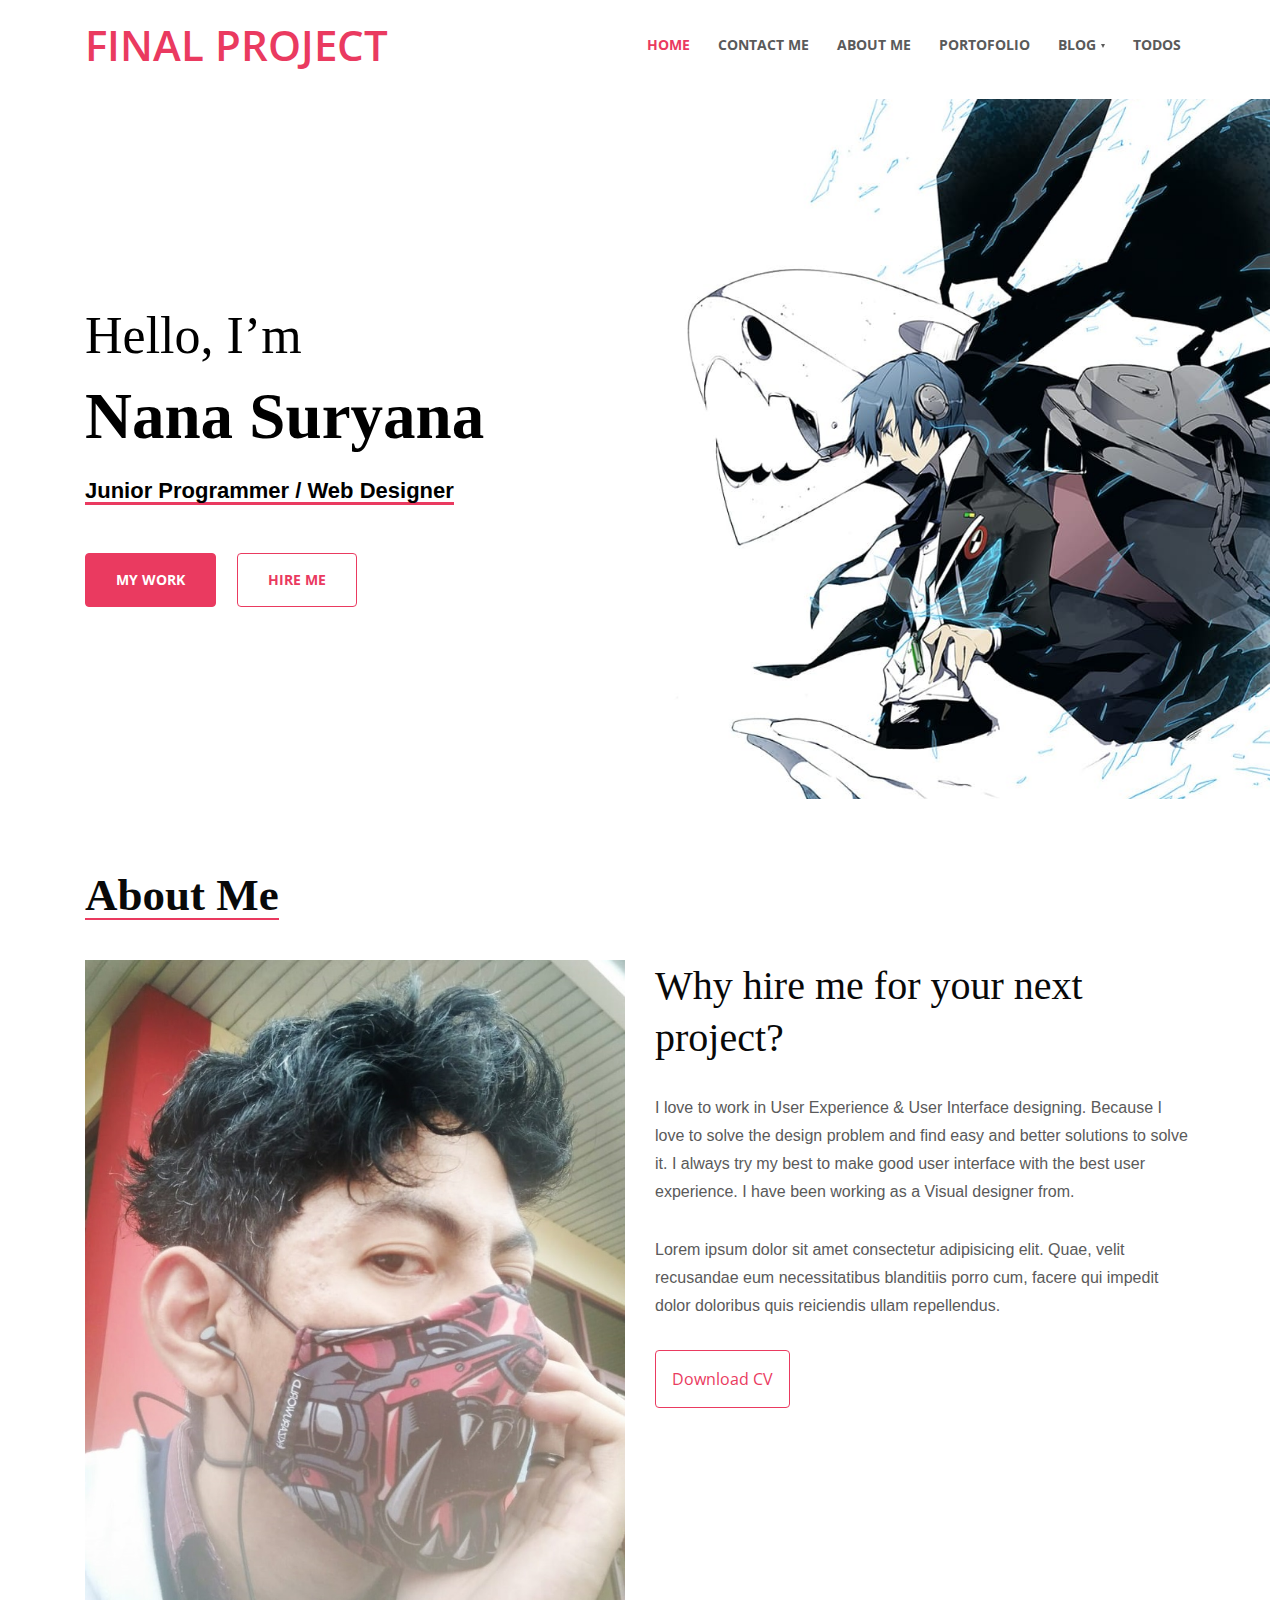
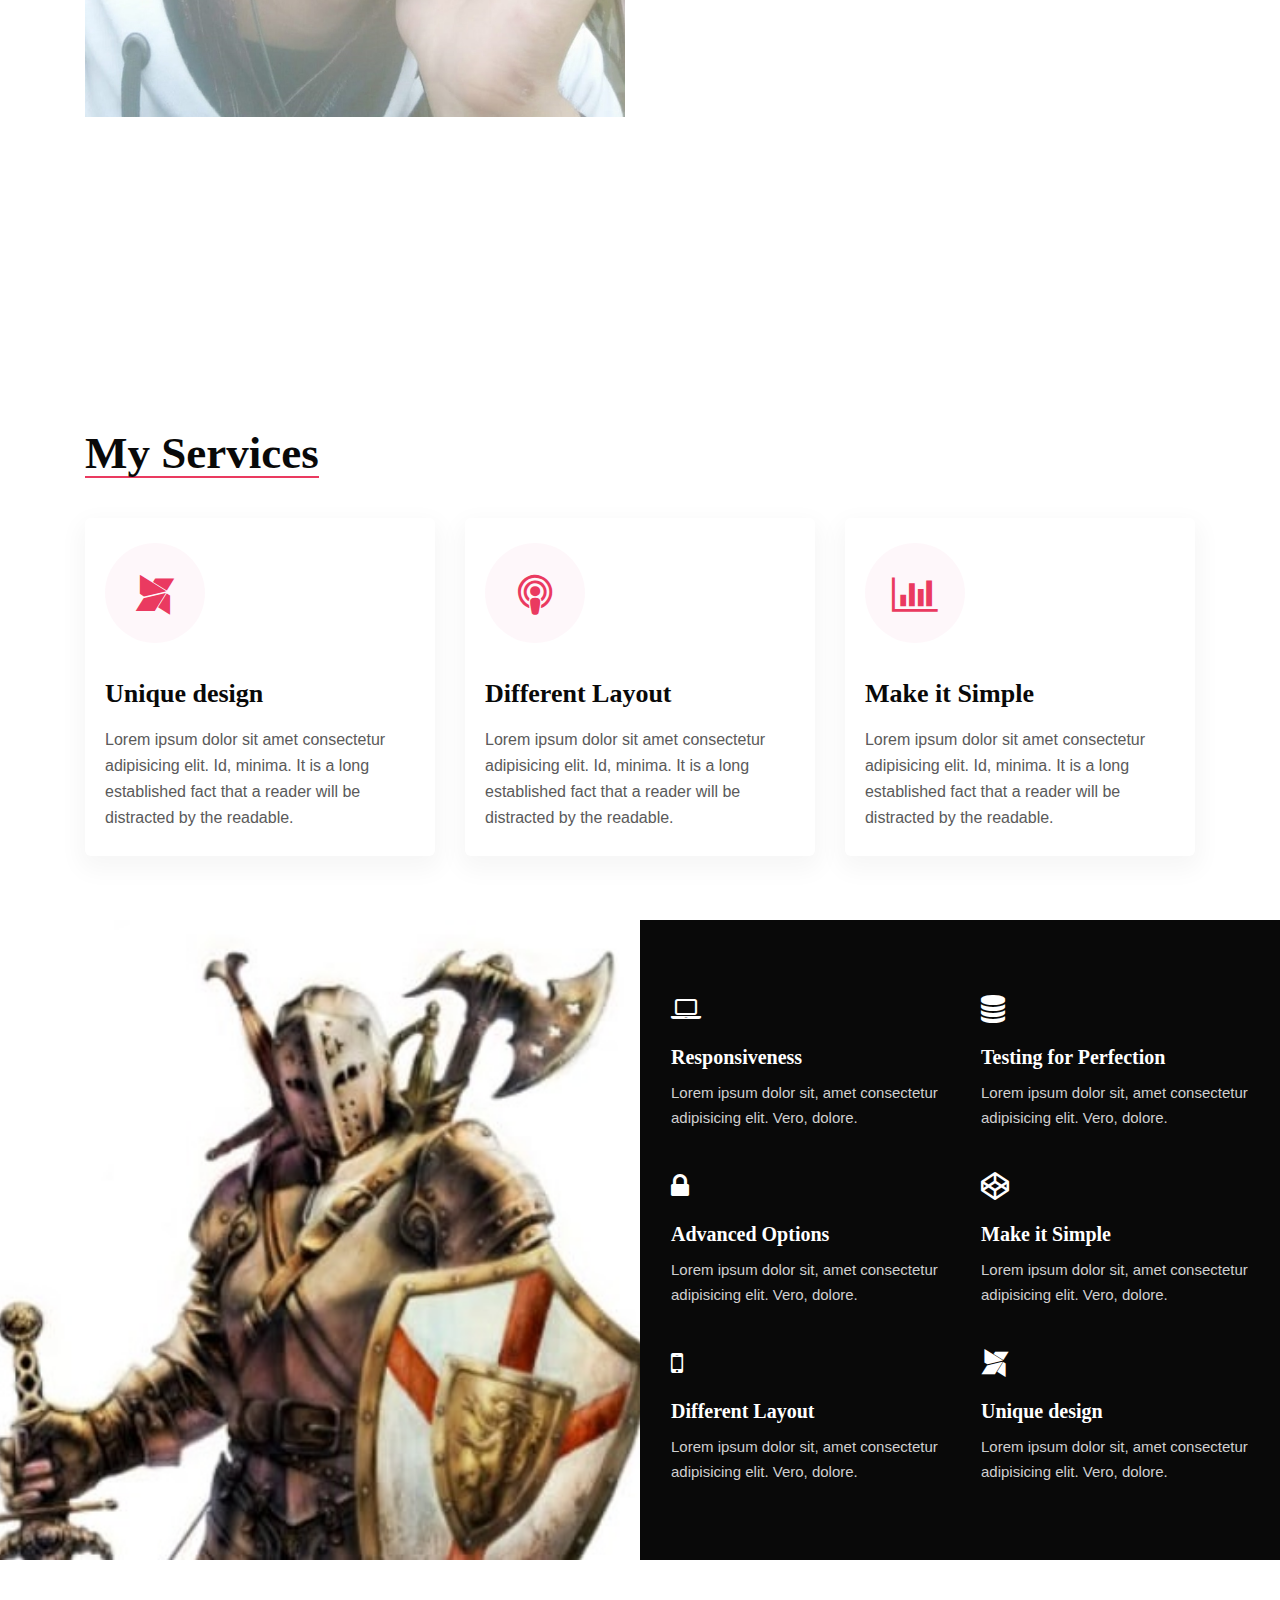
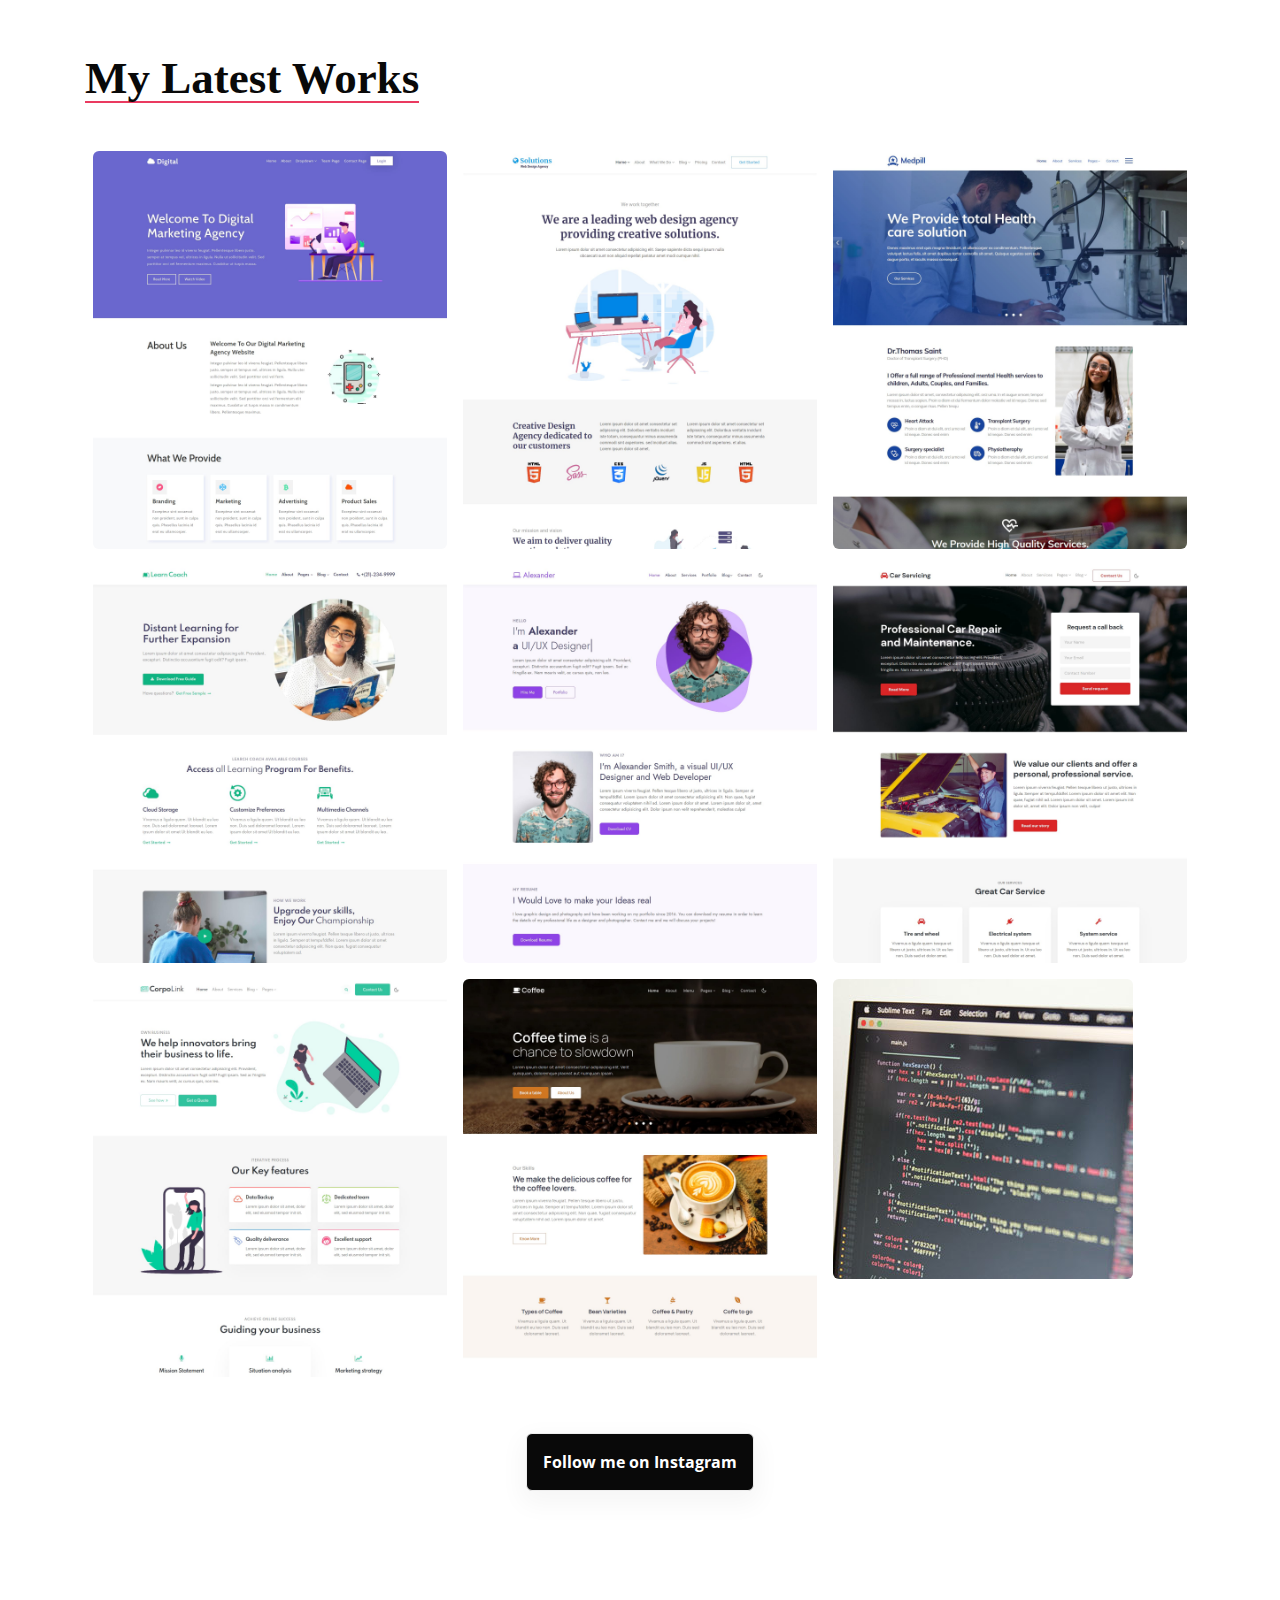
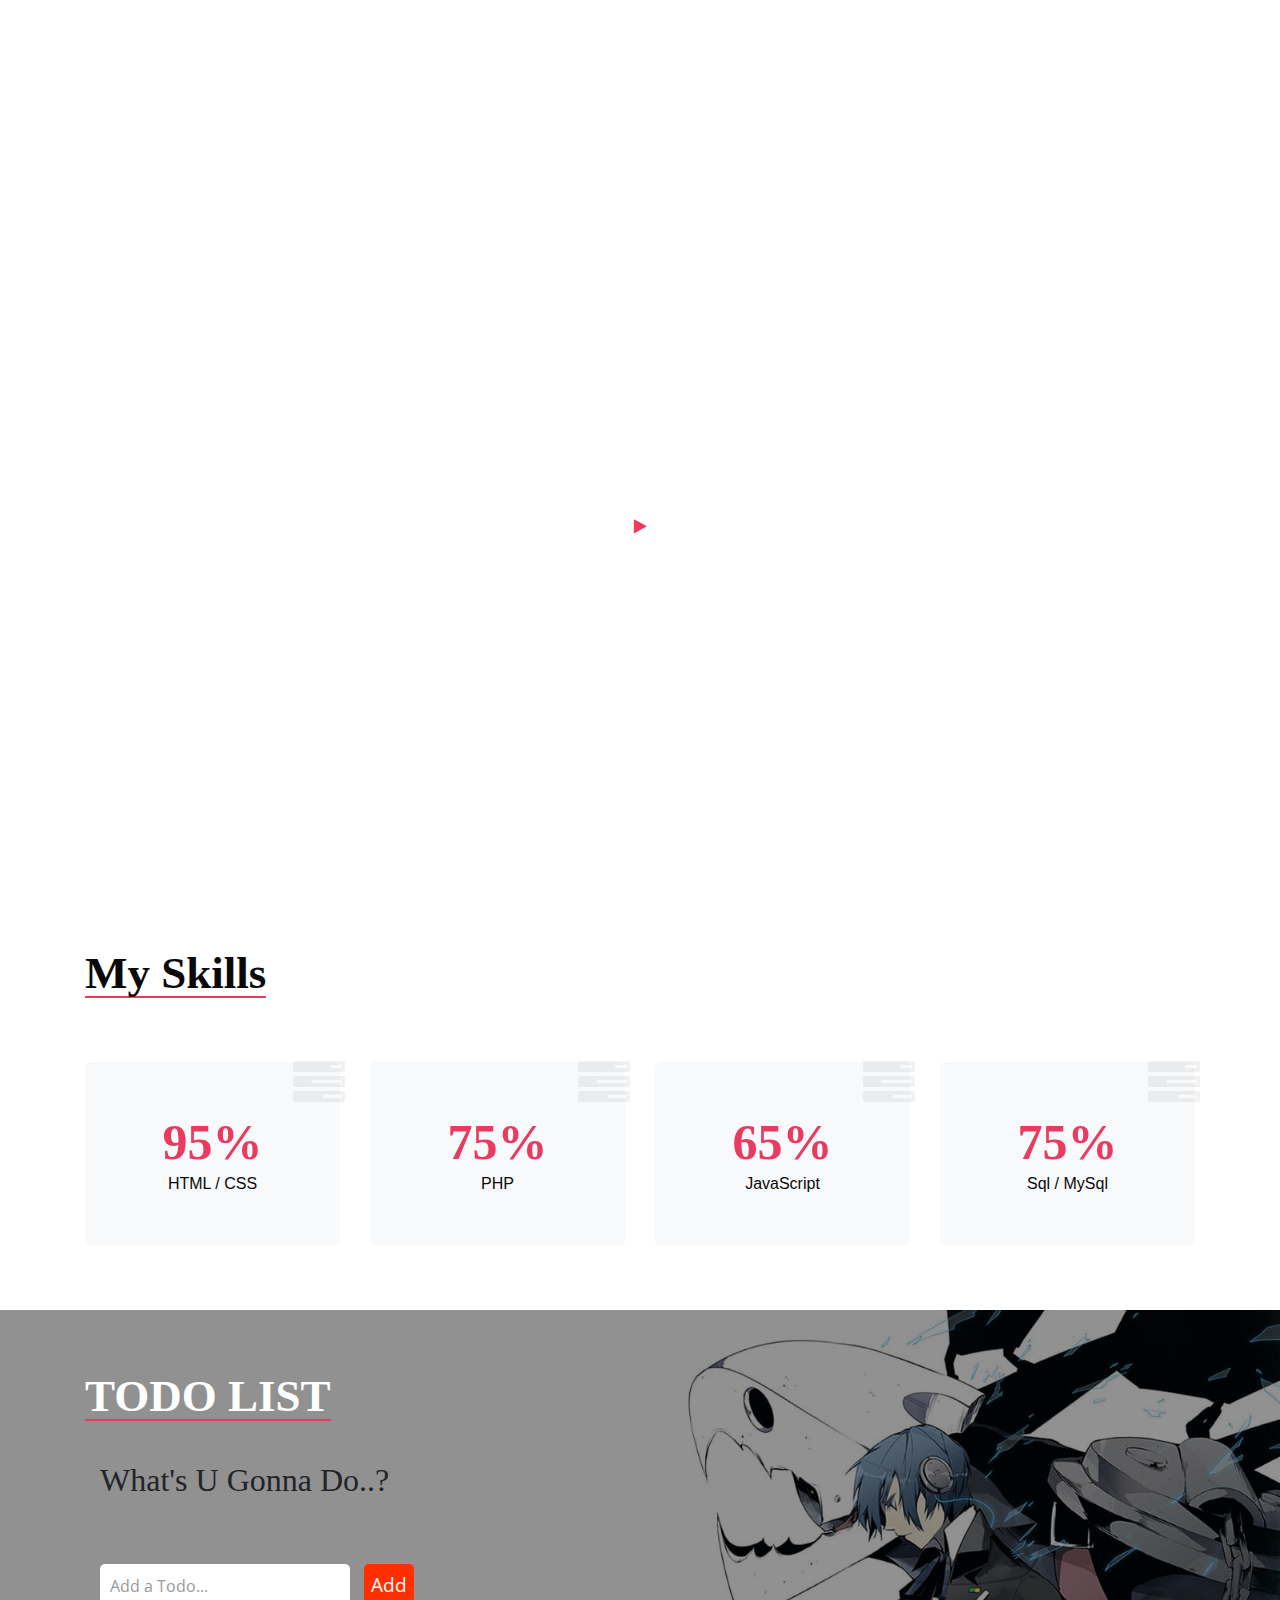
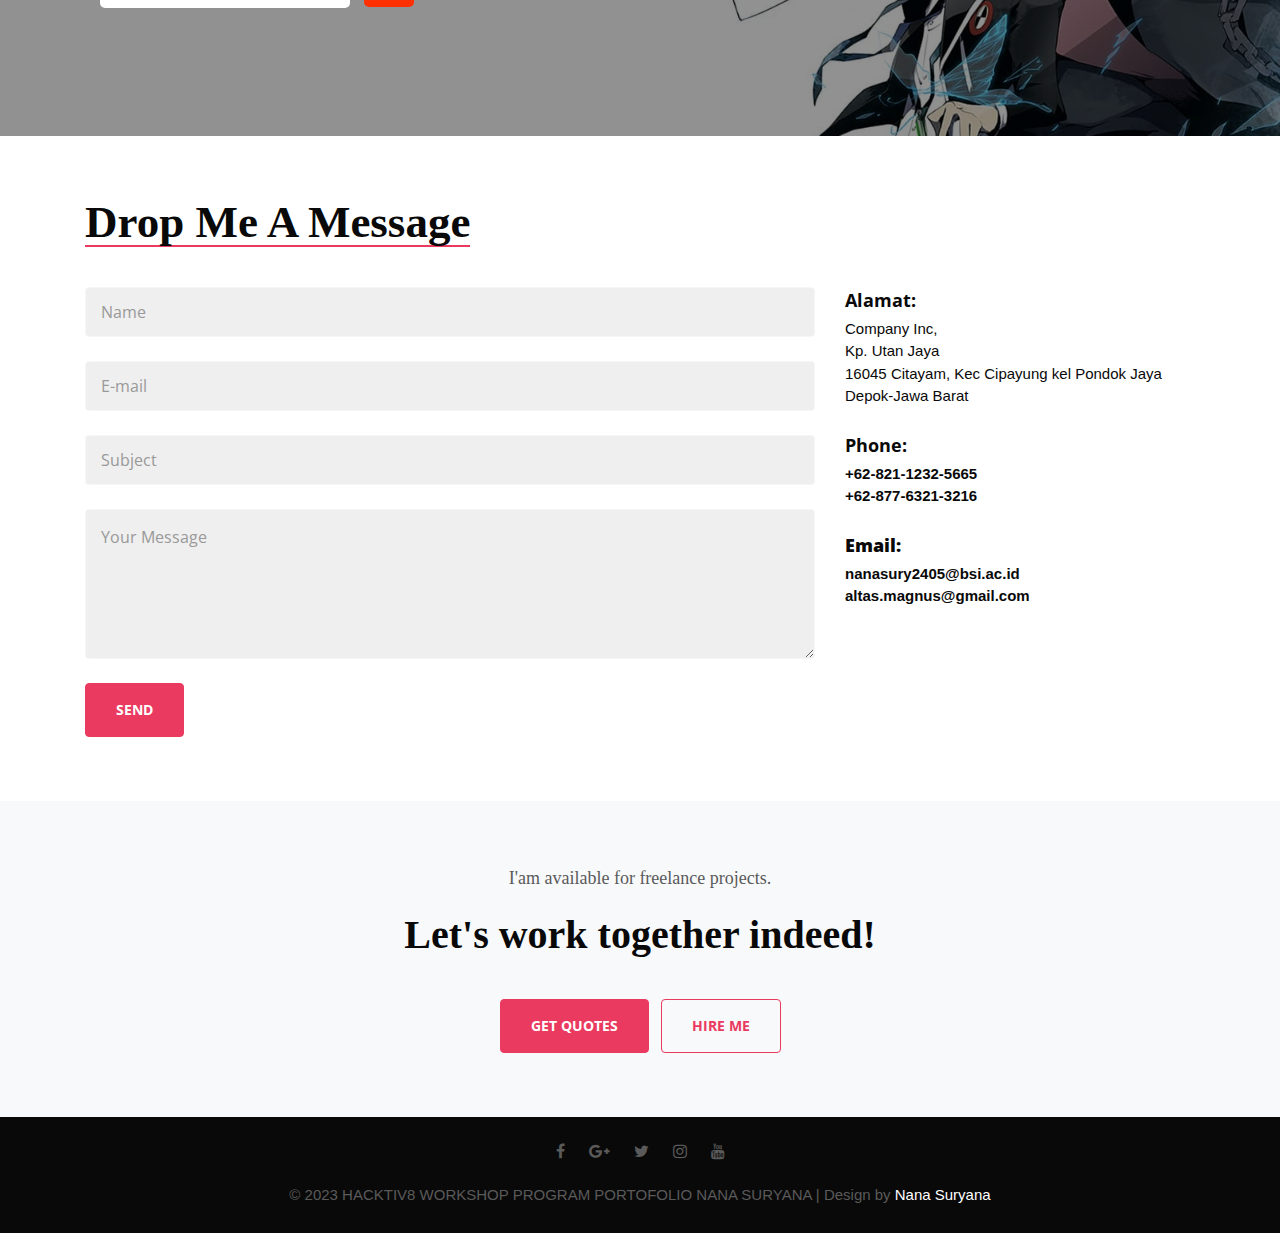
<file: index.html>
<!--
Author: W3layouts
Author URL: http://w3layouts.com
-->
<!doctype html>
<html lang="en">

<head>
  <!-- Required meta tags -->
  <meta charset="utf-8">
  <meta name="viewport" content="width=device-width, initial-scale=1, shrink-to-fit=no">

  <title>Nana Suryana Junior Programmer</title>

  <!-- Template CSS -->
  <link rel="stylesheet" href="./assets/css/style-starter.css" type="text/css" media="all" />
<!-- Default-JavaScript-File -->
	<!-- web fonts -->
  <link href="//fonts.googleapis.com/css?family=Poppins:100,200,300,400,500,600,700,800,900&display=swap" rel="stylesheet">
  <link href="//fonts.googleapis.com/css?family=Open+Sans:300,400,600,700,800&display=swap" rel="stylesheet">
  <!-- /web fonts -->
	
</head>
<body>
  <!-- header -->
  <header class="w3l-header">
    <div class="hero-header-11">
      <div class="hero-header-11-content">
        <div class="container">
          <nav class="navbar navbar-expand-xl navbar-light py-sm-2 py-1 px-0">
            <a class="navbar-brand editContent" href="index.html">FINAL PROJECT</a>
            <!-- if logo is image enable this   
				<a class="navbar-brand" href="#index.html">
						<img src="image-path" alt="Your logo" title="Your logo" style="height:35px;" />
				</a> -->
            <button class="navbar-toggler" type="button" data-toggle="collapse" data-target="#navbarSupportedContent"
              aria-controls="navbarSupportedContent" aria-expanded="false" aria-label="Toggle navigation">
              <span class="navbar-toggler-icon fa fa-bars"></span>
            </button>

            <div class="collapse navbar-collapse" id="navbarSupportedContent">
              <ul class="navbar-nav ml-auto">
                <li class="nav-item active">
                  <a class="nav-link" href="index.html">Home <span class="sr-only">(current)</span></a>
                </li>
                <li class="nav-item">
                  <a class="nav-link" href="index.html#contact">Contact Me</a>
                </li>
                <li class="nav-item">
                  <a class="nav-link" href="index.html#about">About Me</a>
                </li>
                <li class="nav-item">
                  <a class="nav-link" href="index.html#gallery">Portofolio</a>
                </li>
                <li class="nav-item dropdown">
                  <a class="nav-link dropdown-toggle" href="#" id="navbarDropdown" role="button" data-toggle="dropdown" aria-haspopup="true"
                    aria-expanded="false">
                    Blog
                  </a>
                  <div class="dropdown-menu" aria-labelledby="navbarDropdown">
                    <a class="dropdown-item" href="index.html#stats">My Skills</a>
                    <a class="dropdown-item" href="index.html#service">My Services</a>
                    <a class="dropdown-item" href="./filter.html">filter Requirement</a>
                  </div>
                </li>
                <li class="nav-item">
                  <a class="nav-link" href="index.html#todos">Todos</a>
                </li>
              </ul>
            </div>
          </nav>
        </div>
      </div>
    </div>
  </header>
  <!-- //header -->
  <!--  Main banner section -->
  <section class="w3l-main-banner">
    <div class="companies20-content">
      <div class="companies-wrapper">
        <div class="item">
          <li>
            <div class="slider-info banner-view">
              <div class="banner-info container">
                <h3 class="banner-text"><small>Hello, I’m</small><br>
                  Nana Suryana
                </h3>
                <p class="my-4 mb-5">Junior Programmer / Web Designer</p><br>
                <a href="#gallery" class="btn btn-primary theme-button mr-3">My Work</a>
                <a href="#about.html" class="btn btn-outline-primary theme-button">Hire Me</a>
              </div>
            </div>
          </li>
        </div>
      </div>
    </div>
  </section>
  <!--  //Main banner section -->
  <!--  About section -->
  <div class="w3l-about1 pt-5" id="about">
    <div class="container pt-lg-3">
      <h3 class="global-title">About Me</h3>
      <div class="aboutgrids row">
        <div class="col-lg-6 aboutgrid2">
          <img src="assets/images/about.jpg" alt="about image" class="img-fluid" />
        </div>
        <div class="col-lg-6 aboutgrid1 my-lg-0 my-5">
          <h4>Why hire me for your next project?</h4>
          <p>I love to work in User Experience & User Interface designing. Because I love to solve the design problem and find easy and better
            solutions to solve it. I always try my best to make good user interface with the best user experience. I have been working as a Visual
            designer from.</p>
          <p>Lorem ipsum dolor sit amet consectetur adipisicing elit. Quae, velit recusandae eum necessitatibus blanditiis porro cum, facere qui
            impedit dolor doloribus quis reiciendis ullam repellendus.</p>

          <a href="#URL" class="btn btn-outline-primary p-3">Download CV</a>
        </div>
      </div>
    </div>

    <div class="aboutbottom py-5">
      <div class="container py-lg-3">
        <div class="bottomgrids row">
          <div class="col-lg-3 col-md-6 bottomgrid1 mt-lg-0 mt-0">
            <h4>Business Strategy</h4>
            <p>Donec et venenatis libero. Fusceing dapibus pulvinar tincidunt. Proin
              maximus ipsum ut scelerisque.</p>
          </div>
          <div class="col-lg-3 col-md-6 bottomgrid1 mt-md-0 mt-5">
            <h4>Visual Design</h4>
            <p>Donec et venenatis libero. Fusceing dapibus pulvinar tincidunt. Proin
              maximus ipsum ut scelerisque.</p>
          </div>
          <div class="col-lg-3 col-md-6 bottomgrid1 mt-lg-0 mt-5">
            <h4>Interactive Design</h4>
            <p>Donec et venenatis libero. Fusceing dapibus pulvinar tincidunt. Proin
              maximus ipsum ut scelerisque.</p>
          </div>
          <div class="col-lg-3 col-md-6 bottomgrid1 mt-lg-0 mt-5">
            <h4>Motion Graphic</h4>
            <p>Donec et venenatis libero. Fusceing dapibus pulvinar tincidunt. Proin
              maximus ipsum ut scelerisque.</p>
          </div>
          <div class="clearfix"> </div>
        </div>
      </div>
    </div>
  </div>
  <!--  //About section -->
  <!--  services section -->
  <section class="w3l-index6" id="service">
    <div class="features-with-17_sur py-5">
      <div class="container py-lg-3">
        <h3 class="global-title my-title">My Services</h3>
        <div class="features-with-17-top_sur">
          <div class="row">
            <div class="col-lg-4 col-md-6 mt-md-0 mt-4">
              <div class="features-with-17-right-tp_sur">
                <div class="features-with-17-left1">
                  <span class="fa fa-modx" aria-hidden="true"></span>
                </div>
                <div class="features-with-17-left2">
                  <h6><a href="#url">Unique design</a></h6>
                  <p>Lorem ipsum dolor sit amet consectetur adipisicing elit. Id, minima. It is a long established fact that a reader will be
                    distracted by the readable.</p>
                </div>
              </div>
            </div>
            <div class="col-lg-4 col-md-6 mt-md-0 mt-5">
              <div class="features-with-17-right-tp_sur">
                <div class="features-with-17-left1">
                  <span class="fa fa-podcast" aria-hidden="true"></span>
                </div>
                <div class="features-with-17-left2">
                  <h6><a href="#url">Different Layout</a></h6>
                  <p>Lorem ipsum dolor sit amet consectetur adipisicing elit. Id, minima. It is a long established fact that a reader will be
                    distracted by the readable.</p>
                </div>
              </div>
            </div>
            <div class="col-lg-4 offset-md-3 offset-lg-0 col-md-6 mt-lg-0 mt-5">
              <div class="features-with-17-right-tp_sur">
                <div class="features-with-17-left1">
                  <span class="fa fa-bar-chart" aria-hidden="true"></span>
                </div>
                <div class="features-with-17-left2">
                  <h6><a href="#url">Make it Simple</a> </h6>
                  <p>Lorem ipsum dolor sit amet consectetur adipisicing elit. Id, minima. It is a long established fact that a reader will be
                    distracted by the readable.</p>
                </div>
              </div>
            </div>
          </div>
        </div>
      </div>
    </div>
  </section>
  <!--  //services section -->
  <section class="w3l-services2">
    <div class="features-with-17_sur">
      <div class="container-fluid">
        <div class="row">
          <div class="col-lg-6 features-with-17-left_sur">

          </div>
          <div class="col-lg-6 my-lg-0 my-5 align-self-center features-with-17-right_sur">
            <div class="features-with-17-right-tp_sur">
              <div class="features-with-17-left1">
                <span class="fa fa-laptop s4"></span>
              </div>
              <div class="features-with-17-left2">
                <h6><a href="#url">Responsiveness</a></h6>
                <p>Lorem ipsum dolor sit, amet consectetur adipisicing elit. Vero, dolore.</p>
              </div>
            </div>
            <div class="features-with-17-right-tp_sur">
              <div class="features-with-17-left1">
                <span class="fa fa-database s5"></span>
              </div>
              <div class="features-with-17-left2">
                <h6><a href="#url">Testing for Perfection</a></h6>
                <p>Lorem ipsum dolor sit, amet consectetur adipisicing elit. Vero, dolore.</p>
              </div>
            </div>
            <div class="features-with-17-right-tp_sur">
              <div class="features-with-17-left1">
                <span class="fa fa-lock s3"></span>
              </div>
              <div class="features-with-17-left2">
                <h6><a href="#url">Advanced Options</a></h6>
                <p>Lorem ipsum dolor sit, amet consectetur adipisicing elit. Vero, dolore.</p>
              </div>
            </div>
            <div class="features-with-17-right-tp_sur">
              <div class="features-with-17-left1">
                <span class="fa fa-codepen s2"></span>
              </div>
              <div class="features-with-17-left2">
                <h6><a href="#url">Make it Simple</a></h6>
                <p>Lorem ipsum dolor sit, amet consectetur adipisicing elit. Vero, dolore.</p>
              </div>
            </div>
            <div class="features-with-17-right-tp_sur">
              <div class="features-with-17-left1">
                <span class="fa fa-mobile s3"></span>
              </div>
              <div class="features-with-17-left2">
                <h6><a href="#url">Different Layout</a></h6>
                <p>Lorem ipsum dolor sit, amet consectetur adipisicing elit. Vero, dolore.</p>
              </div>
            </div>
            <div class="features-with-17-right-tp_sur">
              <div class="features-with-17-left1">
                <span class="fa fa-modx s2"></span>
              </div>
              <div class="features-with-17-left2">
                <h6><a href="#url">Unique design</a></h6>
                <p>Lorem ipsum dolor sit, amet consectetur adipisicing elit. Vero, dolore.</p>
              </div>
            </div>
          </div>
        </div>
      </div>
    </div>
  </section>
  
  <!--  Work gallery section -->
  <div class="w3l-gallery2" id="gallery">
    <div class="insta-picks py-5">
      <div class="container py-lg-5">
        <h3 class="global-title">My Latest Works</h3>
        <div class="row no-gutters masonry">
          <div class="col-md-4 col-sm-6 brick">
            <a href="assets/images/g1.jpg" class="js-img-viwer d-block" data-caption="There are many variations of popular graphic design"
              data-id="lion">
              <img src="assets/images/g1.jpg" class="img-fluid insta-pic" alt="insta-pic" />
              <div class="content-overlay"></div>
              <div class="content-details fadeIn-top">
                <h4>Digital Marketing</h4>
                <p>Website</p>
              </div>
            </a>
          </div>
          <div class="col-md-4 col-sm-6 brick">
            <a href="assets/images/g2.jpg" class="js-img-viwer d-block" data-caption="There are many variations of popular graphic design"
              data-id="camel">
              <img src="assets/images/g2.jpg" class="img-fluid insta-pic" alt="insta-pic" />
              <div class="content-overlay"></div>
              <div class="content-details fadeIn-top">
                <h4>Design Agency</h4>
                <p>Web Design</p>
              </div>
            </a>
          </div>
          <div class="col-md-4 col-sm-6 brick">
            <a href="assets/images/g3.jpg" class="js-img-viwer d-block" data-caption="There are many variations of popular graphic design"
              data-id="hippopotamus">
              <img src="assets/images/g3.jpg" class="img-fluid insta-pic" alt="insta-pic" />
              <div class="content-overlay"></div>
              <div class="content-details fadeIn-top">
                <h4>Health Care</h4>
                <p>Web Design</p>
              </div>
            </a>
          </div>
          <div class="col-md-4 col-sm-6 brick">
            <a href="assets/images/g4.jpg" class="js-img-viwer d-block" data-caption="There are many variations of popular graphic design"
              data-id="koala">
              <img src="assets/images/g4.jpg" class="img-fluid insta-pic" alt="insta-pic" />
              <div class="content-overlay"></div>
              <div class="content-details fadeIn-top">
                <h4>Learning Coach</h4>
                <p>Web Design</p>
              </div>
            </a>
          </div>
          <div class="col-md-4 col-sm-6 brick">
            <a href="assets/images/g5.jpg" class="js-img-viwer d-block" data-caption="There are many variations of popular graphic design"
              data-id="bear">
              <img src="assets/images/g5.jpg" class="img-fluid insta-pic" alt="insta-pic" />
              <div class="content-overlay"></div>
              <div class="content-details fadeIn-top">
                <h4>Portofolio</h4>
                <p>Web Design</p>
              </div>
            </a>
          </div>
          <div class="col-md-4 col-sm-6 brick">
            <a href="assets/images/g6.jpg" class="js-img-viwer d-block" data-caption="There are many variations of popular graphic design"
              data-id="rhinoceros">
              <img src="assets/images/g6.jpg" class="img-fluid insta-pic" alt="insta-pic" />
              <div class="content-overlay"></div>
              <div class="content-details fadeIn-top">
                <h4>Garage</h4>
                <p>Web Design</p>
              </div>
            </a>
          </div>
          <div class="col-md-4 col-sm-6 brick">
            <a href="assets/images/g7.jpg" class="js-img-viwer d-block" data-caption="There are many variations of popular graphic design"
              data-id="hippopotamus">
              <img src="assets/images/g7.jpg" class="img-fluid insta-pic" alt="insta-pic" />
              <div class="content-overlay"></div>
              <div class="content-details fadeIn-top">
                <h4>Business</h4>
                <p>Web Design</p>
              </div>
            </a>
          </div>
          <div class="col-md-4 col-sm-6 brick">
            <a href="assets/images/g8.jpg" class="js-img-viwer d-block" data-caption="There are many variations of popular graphic design"
              data-id="koala">
              <img src="assets/images/g8.jpg" class="img-fluid insta-pic" alt="insta-pic" />
              <div class="content-overlay"></div>
              <div class="content-details fadeIn-top">
                <h4>Company Profile</h4>
                <p>Web Design</p>
              </div>
            </a>
          </div>
          <div class="col-md-4 col-sm-6 brick">
            <a href="assets/images/g9.jpg" class="js-img-viwer d-block" data-caption="There are many variations of popular graphic design"
              data-id="hippopotamus">
              <img src="assets/images/g9.jpg" class="img-fluid insta-pic" alt="insta-pic" />
              <div class="content-overlay"></div>
              <div class="content-details fadeIn-top">
                <h4>Work title here</h4>
                <p>Design</p>
              </div>
            </a>
          </div>
        </div>
        <div class="text-center">
          <a href="https://www.instagram.com/nanasuryananaaa/" class="follow-insta-button btn btn-secondary p-3 mt-5" target="_blank">
            Follow me on Instagram
          </a>
        </div>
      </div>
    </div>
  </div>
  <!--  //Work gallery section -->
  <!--  Intro video popup section -->
  <section class="w3l-index5" id="intro">
    <div class="new-block top-bottom">
      <div class="container">
        <div class="middle-section text-center">
          <div class="section-width mb-5">
            <h2>Imagination is more important than knowledge</h2>
          </div>
          <a href="#small-dialog" class="popup-with-zoom-anim play-view text-center">
            <span class="video-play-icon">
              <span class="fa fa-play"></span>
            </span>
          </a>

          <!-- dialog itself, mfp-hide class is required to make dialog hidden -->
          <div id="small-dialog" class="zoom-anim-dialog mfp-hide">
            <iframe src="https://www.bilibili.tv/en/play/2069747/12601118?bstar_from=bstar-web.pgc-video-detail.episode.all" allowfullscreen></iframe>
          </div>
        </div>
      </div>
    </div>
  </section>
  <!--  //Intro video popup section -->
  <!--  Fun facts section -->
  <section class="w3l-index2">
    <div class="main-w3 py-5" id="stats">
      <div class="container py-lg-3">
        <h3 class="global-title">My Skills</h3>
        <div class="row main-cont-wthree-fea text-center">
          <div class="col-lg-3 col-6 mt-4">
            <div class="grids-speci1">
              <span class="fa fa-tasks" aria-hidden="true"></span>
              <h3 class="title-spe">95%</h3>
              <p>HTML / CSS</p>
            </div>
          </div>
          <div class="col-lg-3 col-6 mt-4">
            <div class="grids-speci1">
              <span class="fa fa-tasks" aria-hidden="true"></span>
              <h3 class="title-spe">75%</h3>
              <p> PHP</p>
            </div>
          </div>
          <div class="col-lg-3 col-6 mt-4">
            <div class="grids-speci1">
              <span class="fa fa-tasks" aria-hidden="true"></span>
              <h3 class="title-spe">65%</h3>
              <p>JavaScript</p>
            </div>
          </div>
          <div class="col-lg-3 col-6 mt-4">
            <div class="grids-speci1">
              <span class="fa fa-tasks" aria-hidden="true"></span>
              <h3 class="title-spe">75%</h3>
              <p>Sql / MySql</p>
            </div>
          </div>
        </div>

      </div>
    </div>
  </section>
  <!--  //Fun facts section -->

  <!--  Testimonials section -->
  <section class="w3l-testimonials" id="todos">
    <div class="customers-6-content py-5">
      <div class="container py-lg-3">
        <h3 class="global-title global-white">TODO LIST</h3>
      
        <div class="container">
          <h2>What's U Gonna Do..?</h2>
          <p>
          <br>
            <form class="todo-form">
              <input type="text" class="todo-input" placeholder="Add a Todo...">
              <button type="submit" class="add-button">Add</button>
            </form>
          <br>
          </p>
          <ul class="todo-items">
            <!-- dummy item -->
            <!-- <li class="item" data-key="1594003133171">
              <input class="checkbox" type="checkbox">
              Go to Gym
              <button class="delete-button">X</button>
            </li> -->
          </ul>
        </div>
        
      </div>
        </div>
      </div>
    </div>
  </section>

  
  <script type="text/javascript" src="./assets/js/todos.js"></script>

  <!--  //Testimonials section -->
  <!-- Contact section -->
  <section class="w3l-contact py-5" id="contact">
    <div class="container py-lg-3">
      <h3 class="global-title">Drop me a Message</h3>
      <div class="row">
        <div class="col-md-8 contact-form">
          <form action="" method="post">
            <input type="text" class="form-control" name="w3lName" placeholder="Name" /><br />
            <input type="email" class="form-control" name="w3lSender" placeholder="E-mail" /><br />
            <input type="text" class="form-control" name="w3lSubject" placeholder="Subject" /><br />
            <textarea class="form-control" name="w3lMessage" placeholder="Your Message" style="height:150px;"></textarea><br />
            <button class="btn btn-primary theme-button" type="submit">Send</button>
          </form>
        </div>
        <div class="col-md-4 mt-md-0 mt-5 w3-contact-address">
          <b>Alamat:</b>
          <p>Company Inc,</p>
          <p>Kp. Utan Jaya</p>
          <p>16045 Citayam, Kec Cipayung kel Pondok Jaya</p>
          <p>Depok-Jawa Barat</p>
          <br />
          <b>Phone:</b>
          <p><a href="tel:+62-821-1232-5665">+62-821-1232-5665</p>
          <p><a href="tel:+62-877-6321-3216">+62-877-6321-3216</p>
          <br />
          <b>Email:</b>
          <p><a href="mailto:nanasury2405@bsi.ac.id">nanasury2405@bsi.ac.id</a></p>
          <p><a href="mailto:altas.magnus@gmail.com">altas.magnus@gmail.com</a></p>
        </div>
      </div>
    </div>
  </section>
  <!-- //Contact section -->
  
  <!-- freelance hire me -->
  <section class="w3l-grid-quote py-5">
    <div class="container py-lg-3">
      <h6>I'am available for freelance projects.</h6>
      <h3>Let's work together indeed!</h3>
      <a href="#contact" class="btn btn-primary theme-button">Get quotes</a>
      <a href="#url" class="btn btn-outline-primary theme-button ml-2">Hire me</a>
    </div>
  </section>
  <!-- //freelance hire me -->
  <!-- Footer -->
  <footer class="w3l-footer">
    <div id="footers14-block" class="py-3">
      <div class="container">
        <div class="footers14-bottom text-center">
          <div class="social">
            <a href="#facebook" class="facebook"><span class="fa fa-facebook" aria-hidden="true"></span></a>
            <a href="#google" class="google"><span class="fa fa-google-plus" aria-hidden="true"></span></a>
            <a href="#twitter" class="twitter"><span class="fa fa-twitter" aria-hidden="true"></span></a>
            <a href="#instagram" class="instagram"><span class="fa fa-instagram" aria-hidden="true"></span></a>
            <a href="#youtube" class="youtube"><span class="fa fa-youtube" aria-hidden="true"></span></a>
          </div>
          <div class="copyright mt-1">
            <p>© 2023 HACKTIV8 WORKSHOP PROGRAM PORTOFOLIO NANA SURYANA | Design by <a href="">Nana Suryana</a></p>
          </div>
        </div>
      </div>
    </div>
    <!-- move top -->
    <button onclick="topFunction()" id="movetop" title="Go to top">
      <span class="fa fa-angle-up" aria-hidden="true"></span>
    </button>
    <script>
      // When the user scrolls down 20px from the top of the document, show the button
      window.onscroll = function () {
        scrollFunction()
      };

      function scrollFunction() {
        if (document.body.scrollTop > 20 || document.documentElement.scrollTop > 20) {
          document.getElementById("movetop").style.display = "block";
        } else {
          document.getElementById("movetop").style.display = "none";
        }
      }

      // When the user clicks on the button, scroll to the top of the document
      function topFunction() {
        document.body.scrollTop = 0;
        document.documentElement.scrollTop = 0;
      }
    </script>
    <!-- /move top -->

  </footer>
  <!-- Footer -->

  <!-- jQuery and Bootstrap JS -->
  <script src="assets/js/jquery-3.4.1.slim.min.js"></script>
  <script src="assets/js/bootstrap.min.js"></script>

  <!-- Template JavaScript -->
  <script src="assets/js/jquery.magnific-popup.min.js"></script>
  <script>
    $(document).ready(function () {
      $('.popup-with-zoom-anim').magnificPopup({
        type: 'inline',

        fixedContentPos: false,
        fixedBgPos: true,

        overflowY: 'auto',

        closeBtnInside: true,
        preloader: false,

        midClick: true,
        removalDelay: 300,
        mainClass: 'my-mfp-zoom-in'
      });

      $('.popup-with-move-anim').magnificPopup({
        type: 'inline',

        fixedContentPos: false,
        fixedBgPos: true,

        overflowY: 'auto',

        closeBtnInside: true,
        preloader: false,

        midClick: true,
        removalDelay: 300,
        mainClass: 'my-mfp-slide-bottom'
      });
    });
  </script>

  <!-- disable body scroll which navbar is in active -->
  <script>
    $(function () {
      $('.navbar-toggler').click(function () {
        $('body').toggleClass('noscroll');
      })
    });
  </script>
  <!-- disable body scroll which navbar is in active -->


  <script src="assets/js/smartphoto.js"></script>
  <script>
    document.addEventListener('DOMContentLoaded', function () {
      const sm = new SmartPhoto(".js-img-viwer", {
        showAnimation: false
      });
      // sm.destroy();
    });
  </script>

</body>

</html>
</file>
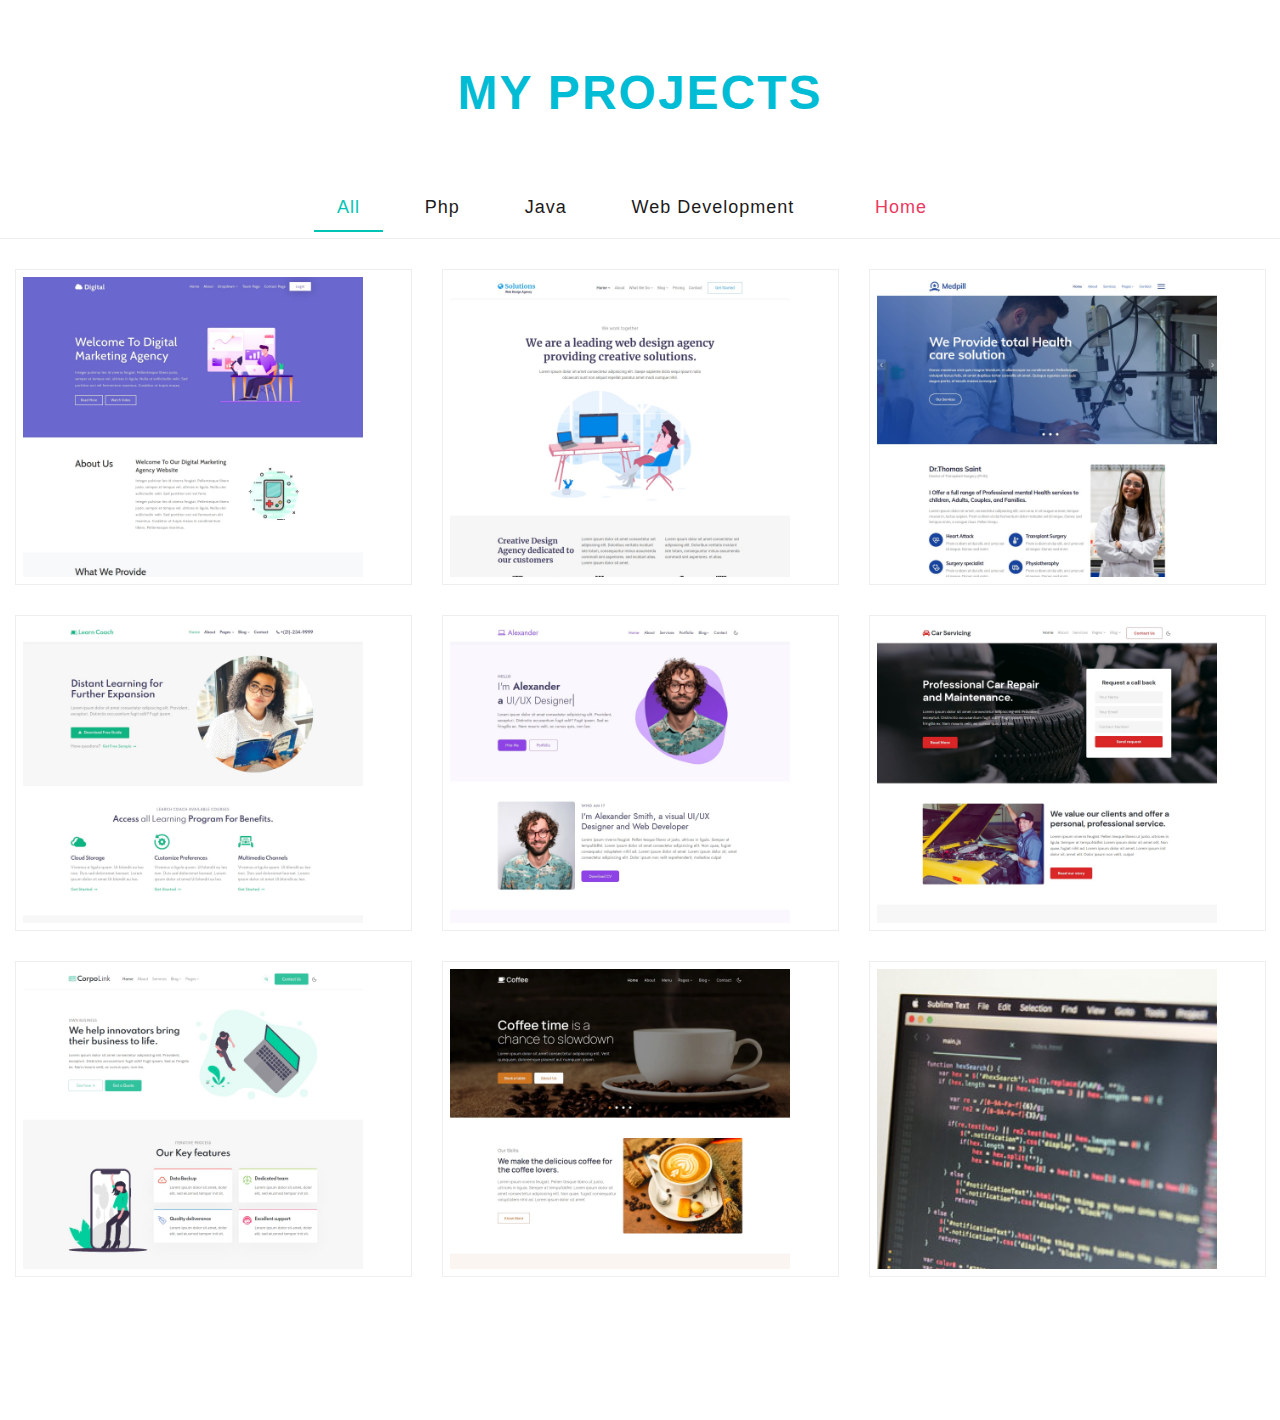
<file: filter.html>
<!--
	Author: W3layouts
	Author URL: http://w3layouts.com
	License: Creative Commons Attribution 3.0 Unported
	License URL: http://creativecommons.org/licenses/by/3.0/
-->
<!DOCTYPE html>
<html lang="en">
<!-- Head -->
<head>
<title>C-Resume a personal Category Bootstrap responsive Website Template | Home :: w3layouts</title>
<link rel="stylesheet" href="./assets/css/style-starter.css" type="text/css" media="all" />
<!-- Default-JavaScript-File -->
	<script type="text/javascript" src="./assets/js/jquery-2.1.4.min.js"></script>
<!-- //Default-JavaScript-File -->

</head>
<body>

<!-- main-content -->
	<div class="main-content">
		<!-- gallery -->
	<div class="gallery" id="projects">
		<div class="w3-gallery-head">
			<h3>My projects</h3>
		</div>
	<div class="containera">
		<div class="gallery_gds">
			<ul class="simplefilter ">
                <li class="active" data-filter="all">All</li>
                <li data-filter="1">php</li>
                <li data-filter="2">Java</li>
                <li data-filter="3">Web development</li>
				<li><a class="nav-link" href="index.html">Home</a></li>
            </ul>   
            <div class="filtr-container " style="padding: 0px; position: relative; height: 858px;">
				<div class="col-md-4 col-ms-6 jm-item first filtr-item" data-category="1, 5" data-sort="Busy streets" style="opacity: 1; transform: scale(1) translate3d(0px, 0px, 0px); backface-visibility: hidden; perspective: 1000px; transform-style: preserve-3d; position: absolute; transition: all 0.5s ease-out 0ms;">
					<div class="jm-item-wrapper">
						<div class="jm-item-image">
							<img src="./assets/images/g1.jpg" alt="property" />
							<span class="jm-item-overlay"> </span>
							<div class="jm-item-button"><a href="#"  data-toggle="modal" data-target="#myModal1">View Details</a></div>
						</div>	
						
					</div>
				</div>
				<div class="col-md-4 col-ms-6 jm-item first filtr-item" data-category="2, 5" data-sort="Luminous night" style="opacity: 1; transform: scale(1) translate3d(380px, 0px, 0px); backface-visibility: hidden; perspective: 1000px; transform-style: preserve-3d; position: absolute; transition: all 0.5s ease-out 0ms;">
					<div class="jm-item-wrapper">
						<div class="jm-item-image">
							<img src="./assets/images/g2.jpg" alt="property" />
							<span class="jm-item-overlay"> </span>
							<div class="jm-item-button"><a href="#"  data-toggle="modal" data-target="#myModal2">View Details</a></div>
						</div>	
						
					</div>
				</div>
				<div class="col-md-4 col-ms-6 jm-item first filtr-item" data-category="1, 4" data-sort="City wonders" style="opacity: 1; transform: scale(1) translate3d(760px, 0px, 0px); backface-visibility: hidden; perspective: 1000px; transform-style: preserve-3d; position: absolute; transition: all 0.5s ease-out 0ms;">
					<div class="jm-item-wrapper">
						<div class="jm-item-image">
							<img src="./assets/images/g3.jpg" alt="property" />
							<span class="jm-item-overlay"> </span>
							<div class="jm-item-button"><a href="#"  data-toggle="modal" data-target="#myModal3">View Details</a></div>
						</div>	
						
					</div>
				</div>
				<div class="col-md-4 col-ms-6 jm-item first filtr-item" data-category="1, 3" data-sort="In production" style="opacity: 1; transform: scale(1) translate3d(0px, 286px, 0px); backface-visibility: hidden; perspective: 1000px; transform-style: preserve-3d; position: absolute; transition: all 0.5s ease-out 0ms;">
					<div class="jm-item-wrapper">
						<div class="jm-item-image">
							<img src="./assets/images/g4.jpg" alt="property" />
							<span class="jm-item-overlay"> </span>
							<div class="jm-item-button"><a href="#"  data-toggle="modal" data-target="#myModal4">View Details</a></div>
						</div>	
					</div>
				</div>
				<div class="col-md-4 col-ms-6 jm-item first filtr-item" data-category="3, 4" data-sort="Industrial site" style="opacity: 1; transform: scale(1) translate3d(380px, 286px, 0px); backface-visibility: hidden; perspective: 1000px; transform-style: preserve-3d; position: absolute; transition: all 0.5s ease-out 0ms;">
					<div class="jm-item-wrapper">
						<div class="jm-item-image">
							<img src="./assets/images/g5.jpg" alt="property" />
							<span class="jm-item-overlay"> </span>
							<div class="jm-item-button"><a href="#"  data-toggle="modal" data-target="#myModal5">View Details</a></div>
						</div>	
					</div>
				</div>
				<div class="col-md-4 col-ms-6 jm-item first filtr-item" data-category="3, 4" data-sort="Industrial site" style="opacity: 1; transform: scale(1) translate3d(380px, 286px, 0px); backface-visibility: hidden; perspective: 1000px; transform-style: preserve-3d; position: absolute; transition: all 0.5s ease-out 0ms;">
					<div class="jm-item-wrapper">
						<div class="jm-item-image">
							<img src="./assets/images/g6.jpg" alt="property" />
							<span class="jm-item-overlay"> </span>
							<div class="jm-item-button"><a href="#"  data-toggle="modal" data-target="#myModal5">View Details</a></div>
						</div>
						
					</div>
				</div>
				<div class="col-md-4 col-ms-6 jm-item first filtr-item" data-category="1, 3" data-sort="City lights" style="opacity: 1; transform: scale(1) translate3d(0px, 572px, 0px); backface-visibility: hidden; perspective: 1000px; transform-style: preserve-3d; position: absolute; transition: all 0.5s ease-out 0ms;">
					<div class="jm-item-wrapper">
						<div class="jm-item-image">
							<img src="./assets/images/g7.jpg" alt="property" />
							<span class="jm-item-overlay"> </span>
							<div class="jm-item-button"><a href="#"  data-toggle="modal" data-target="#myModal7">View Details</a></div>
						</div>	
						
					</div>
				</div>
				<div class="col-md-4 col-ms-6 jm-item first filtr-item" data-category="2, 4" data-sort="Dreamhouse" style="opacity: 1; transform: scale(1) translate3d(380px, 572px, 0px); backface-visibility: hidden; perspective: 1000px; transform-style: preserve-3d; position: absolute; transition: all 0.5s ease-out 0ms;">
					<div class="jm-item-wrapper">
						<div class="jm-item-image">
							<img src="./assets/images/g8.jpg" alt="property" />
							<span class="jm-item-overlay"> </span>
							<div class="jm-item-button"><a href="#"  data-toggle="modal" data-target="#myModal8">View Details</a></div>
						</div>	
						
					</div>
				</div>
				<div class="col-md-4 col-ms-6 jm-item first filtr-item" data-category="1, 3, 4" data-sort="Dreamhouse" style="opacity: 1; transform: scale(1) translate3d(760px, 572px, 0px); backface-visibility: hidden; perspective: 1000px; transform-style: preserve-3d; position: absolute; transition: all 0.5s ease-out 0ms;">
					<div class="jm-item-wrapper">
						<div class="jm-item-image">
							<img src="./assets/images/g9.jpg" alt="property" />
							<span class="jm-item-overlay"> </span>
							<div class="jm-item-button"><a href="#"  data-toggle="modal" data-target="#myModal9">View Details</a></div>
						</div>	
						
					</div>
				</div>
               <div class="clearfix"> </div>
            </div>
		</div>
	</div>	
	</div>
	<!--//gallery-->
<script src="./assets/js/jquery.filterizr.js"></script>
    <!-- Kick off Filterizr -->
    <script type="text/javascript">
        $(function() {
            //Initialize filterizr with default options
            $('.filtr-container').filterizr();
        });
    </script>


</body>
</html>
</file>
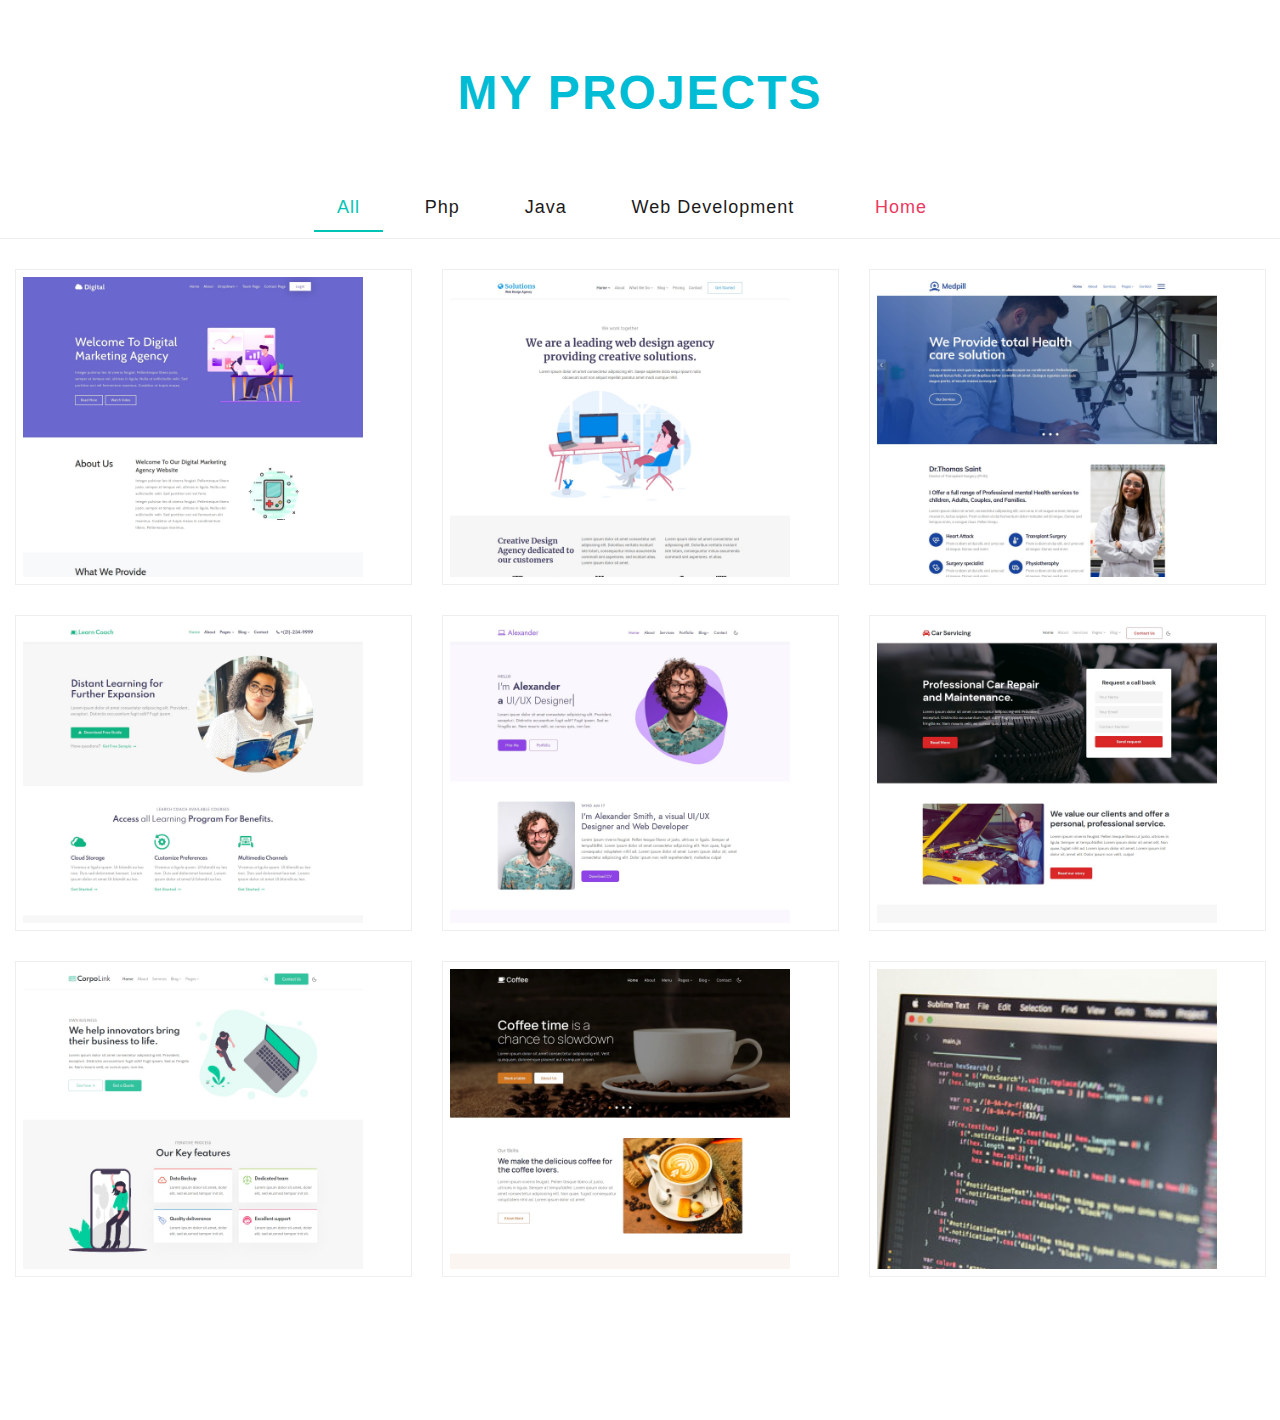
<file: FinalProject/filter.html>
<!--
	Author: W3layouts
	Author URL: http://w3layouts.com
	License: Creative Commons Attribution 3.0 Unported
	License URL: http://creativecommons.org/licenses/by/3.0/
-->
<!DOCTYPE html>
<html lang="en">
<!-- Head -->
<head>
<title>C-Resume a personal Category Bootstrap responsive Website Template | Home :: w3layouts</title>
<link rel="stylesheet" href="./assets/css/style-starter.css" type="text/css" media="all" />
<!-- Default-JavaScript-File -->
	<script type="text/javascript" src="./assets/js/jquery-2.1.4.min.js"></script>
<!-- //Default-JavaScript-File -->

</head>
<body>

<!-- main-content -->
	<div class="main-content">
		<!-- gallery -->
	<div class="gallery" id="projects">
		<div class="w3-gallery-head">
			<h3>My projects</h3>
		</div>
	<div class="containera">
		<div class="gallery_gds">
			<ul class="simplefilter ">
                <li class="active" data-filter="all">All</li>
                <li data-filter="1">php</li>
                <li data-filter="2">Java</li>
                <li data-filter="3">Web development</li>
				<li><a class="nav-link" href="index.html">Home</a></li>
            </ul>   
            <div class="filtr-container " style="padding: 0px; position: relative; height: 858px;">
				<div class="col-md-4 col-ms-6 jm-item first filtr-item" data-category="1, 5" data-sort="Busy streets" style="opacity: 1; transform: scale(1) translate3d(0px, 0px, 0px); backface-visibility: hidden; perspective: 1000px; transform-style: preserve-3d; position: absolute; transition: all 0.5s ease-out 0ms;">
					<div class="jm-item-wrapper">
						<div class="jm-item-image">
							<img src="./assets/images/g1.jpg" alt="property" />
							<span class="jm-item-overlay"> </span>
							<div class="jm-item-button"><a href="#"  data-toggle="modal" data-target="#myModal1">View Details</a></div>
						</div>	
						
					</div>
				</div>
				<div class="col-md-4 col-ms-6 jm-item first filtr-item" data-category="2, 5" data-sort="Luminous night" style="opacity: 1; transform: scale(1) translate3d(380px, 0px, 0px); backface-visibility: hidden; perspective: 1000px; transform-style: preserve-3d; position: absolute; transition: all 0.5s ease-out 0ms;">
					<div class="jm-item-wrapper">
						<div class="jm-item-image">
							<img src="./assets/images/g2.jpg" alt="property" />
							<span class="jm-item-overlay"> </span>
							<div class="jm-item-button"><a href="#"  data-toggle="modal" data-target="#myModal2">View Details</a></div>
						</div>	
						
					</div>
				</div>
				<div class="col-md-4 col-ms-6 jm-item first filtr-item" data-category="1, 4" data-sort="City wonders" style="opacity: 1; transform: scale(1) translate3d(760px, 0px, 0px); backface-visibility: hidden; perspective: 1000px; transform-style: preserve-3d; position: absolute; transition: all 0.5s ease-out 0ms;">
					<div class="jm-item-wrapper">
						<div class="jm-item-image">
							<img src="./assets/images/g3.jpg" alt="property" />
							<span class="jm-item-overlay"> </span>
							<div class="jm-item-button"><a href="#"  data-toggle="modal" data-target="#myModal3">View Details</a></div>
						</div>	
						
					</div>
				</div>
				<div class="col-md-4 col-ms-6 jm-item first filtr-item" data-category="1, 3" data-sort="In production" style="opacity: 1; transform: scale(1) translate3d(0px, 286px, 0px); backface-visibility: hidden; perspective: 1000px; transform-style: preserve-3d; position: absolute; transition: all 0.5s ease-out 0ms;">
					<div class="jm-item-wrapper">
						<div class="jm-item-image">
							<img src="./assets/images/g4.jpg" alt="property" />
							<span class="jm-item-overlay"> </span>
							<div class="jm-item-button"><a href="#"  data-toggle="modal" data-target="#myModal4">View Details</a></div>
						</div>	
					</div>
				</div>
				<div class="col-md-4 col-ms-6 jm-item first filtr-item" data-category="3, 4" data-sort="Industrial site" style="opacity: 1; transform: scale(1) translate3d(380px, 286px, 0px); backface-visibility: hidden; perspective: 1000px; transform-style: preserve-3d; position: absolute; transition: all 0.5s ease-out 0ms;">
					<div class="jm-item-wrapper">
						<div class="jm-item-image">
							<img src="./assets/images/g5.jpg" alt="property" />
							<span class="jm-item-overlay"> </span>
							<div class="jm-item-button"><a href="#"  data-toggle="modal" data-target="#myModal5">View Details</a></div>
						</div>	
					</div>
				</div>
				<div class="col-md-4 col-ms-6 jm-item first filtr-item" data-category="3, 4" data-sort="Industrial site" style="opacity: 1; transform: scale(1) translate3d(380px, 286px, 0px); backface-visibility: hidden; perspective: 1000px; transform-style: preserve-3d; position: absolute; transition: all 0.5s ease-out 0ms;">
					<div class="jm-item-wrapper">
						<div class="jm-item-image">
							<img src="./assets/images/g6.jpg" alt="property" />
							<span class="jm-item-overlay"> </span>
							<div class="jm-item-button"><a href="#"  data-toggle="modal" data-target="#myModal5">View Details</a></div>
						</div>
						
					</div>
				</div>
				<div class="col-md-4 col-ms-6 jm-item first filtr-item" data-category="1, 3" data-sort="City lights" style="opacity: 1; transform: scale(1) translate3d(0px, 572px, 0px); backface-visibility: hidden; perspective: 1000px; transform-style: preserve-3d; position: absolute; transition: all 0.5s ease-out 0ms;">
					<div class="jm-item-wrapper">
						<div class="jm-item-image">
							<img src="./assets/images/g7.jpg" alt="property" />
							<span class="jm-item-overlay"> </span>
							<div class="jm-item-button"><a href="#"  data-toggle="modal" data-target="#myModal7">View Details</a></div>
						</div>	
						
					</div>
				</div>
				<div class="col-md-4 col-ms-6 jm-item first filtr-item" data-category="2, 4" data-sort="Dreamhouse" style="opacity: 1; transform: scale(1) translate3d(380px, 572px, 0px); backface-visibility: hidden; perspective: 1000px; transform-style: preserve-3d; position: absolute; transition: all 0.5s ease-out 0ms;">
					<div class="jm-item-wrapper">
						<div class="jm-item-image">
							<img src="./assets/images/g8.jpg" alt="property" />
							<span class="jm-item-overlay"> </span>
							<div class="jm-item-button"><a href="#"  data-toggle="modal" data-target="#myModal8">View Details</a></div>
						</div>	
						
					</div>
				</div>
				<div class="col-md-4 col-ms-6 jm-item first filtr-item" data-category="1, 3, 4" data-sort="Dreamhouse" style="opacity: 1; transform: scale(1) translate3d(760px, 572px, 0px); backface-visibility: hidden; perspective: 1000px; transform-style: preserve-3d; position: absolute; transition: all 0.5s ease-out 0ms;">
					<div class="jm-item-wrapper">
						<div class="jm-item-image">
							<img src="./assets/images/g9.jpg" alt="property" />
							<span class="jm-item-overlay"> </span>
							<div class="jm-item-button"><a href="#"  data-toggle="modal" data-target="#myModal9">View Details</a></div>
						</div>	
						
					</div>
				</div>
               <div class="clearfix"> </div>
            </div>
		</div>
	</div>	
	</div>
	<!--//gallery-->
<script src="./assets/js/jquery.filterizr.js"></script>
    <!-- Kick off Filterizr -->
    <script type="text/javascript">
        $(function() {
            //Initialize filterizr with default options
            $('.filtr-container').filterizr();
        });
    </script>


</body>
</html>
</file>
<file: assets/css/style-starter.css>
/* 
Author: W3layouts
Author URL: http://w3layouts.com */

@charset "UTF-8";
/*!
 * Bootstrap v4.4.1 (https://getbootstrap.com/)
 * Copyright 2011-2019 The Bootstrap Authors
 * Copyright 2011-2019 Twitter, Inc.
 * Licensed under MIT (https://github.com/twbs/bootstrap/blob/master/LICENSE)
 */
:root {
  --blue: #007bff;
  --indigo: #6610f2;
  --purple: #6f42c1;
  --pink: #e83e8c;
  --red: #dc3545;
  --orange: #fd7e14;
  --yellow: #ffc107;
  --green: #28a745;
  --teal: #20c997;
  --cyan: #17a2b8;
  --white: #fff;
  --gray: #6c757d;
  --gray-dark: #343a40;
  --primary: #ea3a60;
  --secondary: #090909;
  --success: #28a745;
  --info: #17a2b8;
  --warning: #ffc107;
  --danger: #dc3545;
  --light: #f8f9fa;
  --dark: #343a40;
  --breakpoint-xs: 0;
  --breakpoint-sm: 576px;
  --breakpoint-md: 768px;
  --breakpoint-lg: 992px;
  --breakpoint-xl: 1200px;
  --font-family-sans-serif: -apple-system, BlinkMacSystemFont, "Segoe UI", Roboto, "Helvetica Neue", Arial, "Noto Sans", sans-serif, "Apple Color Emoji", "Segoe UI Emoji", "Segoe UI Symbol", "Noto Color Emoji";
  --font-family-monospace: SFMono-Regular, Menlo, Monaco, Consolas, "Liberation Mono", "Courier New", monospace; }

*,
*::before,
*::after {
  box-sizing: border-box; }

html {
  font-family: sans-serif;
  line-height: 1.15;
  -webkit-text-size-adjust: 100%;
  -webkit-tap-highlight-color: rgba(0, 0, 0, 0); }

article, aside, figcaption, figure, footer, header, hgroup, main, nav, section {
  display: block; }

body {
  margin: 0;
  font-family: -apple-system, BlinkMacSystemFont, "Segoe UI", Roboto, "Helvetica Neue", Arial, "Noto Sans", sans-serif, "Apple Color Emoji", "Segoe UI Emoji", "Segoe UI Symbol", "Noto Color Emoji";
  font-size: 1rem;
  font-weight: 400;
  line-height: 1.5;
  color: #212529;
  text-align: left;
  background-color: #fff; }

[tabindex="-1"]:focus:not(:focus-visible) {
  outline: 0 !important; }

hr {
  box-sizing: content-box;
  height: 0;
  overflow: visible; }

h1, h2, h3, h4, h5, h6 {
  margin-top: 0;
  margin-bottom: 0.5rem; }

p {
  margin-top: 0;
  margin-bottom: 1rem; }

abbr[title],
abbr[data-original-title] {
  text-decoration: underline;
  -webkit-text-decoration: underline dotted;
          text-decoration: underline dotted;
  cursor: help;
  border-bottom: 0;
  -webkit-text-decoration-skip-ink: none;
          text-decoration-skip-ink: none; }

address {
  margin-bottom: 1rem;
  font-style: normal;
  line-height: inherit; }

ol,
ul,
dl {
  margin-top: 0;
  margin-bottom: 1rem; }

ol ol,
ul ul,
ol ul,
ul ol {
  margin-bottom: 0; }

dt {
  font-weight: 700; }

dd {
  margin-bottom: .5rem;
  margin-left: 0; }

blockquote {
  margin: 0 0 1rem; }

b,
strong {
  font-weight: bolder; }

small {
  font-size: 80%; }

sub,
sup {
  position: relative;
  font-size: 75%;
  line-height: 0;
  vertical-align: baseline; }

sub {
  bottom: -.25em; }

sup {
  top: -.5em; }

a {
  color: #ea3a60;
  text-decoration: none;
  background-color: transparent; }
  a:hover {
    color: #c3153a;
    text-decoration: underline; }

a:not([href]) {
  color: inherit;
  text-decoration: none; }
  a:not([href]):hover {
    color: inherit;
    text-decoration: none; }

pre,
code,
kbd,
samp {
  font-family: SFMono-Regular, Menlo, Monaco, Consolas, "Liberation Mono", "Courier New", monospace;
  font-size: 1em; }

pre {
  margin-top: 0;
  margin-bottom: 1rem;
  overflow: auto; }

figure {
  margin: 0 0 1rem; }

img {
  vertical-align: middle;
  border-style: none; }

svg {
  overflow: hidden;
  vertical-align: middle; }

table {
  border-collapse: collapse; }

caption {
  padding-top: 0.75rem;
  padding-bottom: 0.75rem;
  color: #6c757d;
  text-align: left;
  caption-side: bottom; }

th {
  text-align: inherit; }

label {
  display: inline-block;
  margin-bottom: 0.5rem; }

button {
  border-radius: 0; }

button:focus {
  outline: 1px dotted;
  outline: 5px auto -webkit-focus-ring-color; }

input,
button,
select,
optgroup,
textarea {
  margin: 0;
  font-family: inherit;
  font-size: inherit;
  line-height: inherit; }

button,
input {
  overflow: visible; }

button,
select {
  text-transform: none; }

select {
  word-wrap: normal; }

button,
[type="button"],
[type="reset"],
[type="submit"] {
  -webkit-appearance: button; }

button:not(:disabled),
[type="button"]:not(:disabled),
[type="reset"]:not(:disabled),
[type="submit"]:not(:disabled) {
  cursor: pointer; }

button::-moz-focus-inner,
[type="button"]::-moz-focus-inner,
[type="reset"]::-moz-focus-inner,
[type="submit"]::-moz-focus-inner {
  padding: 0;
  border-style: none; }

input[type="radio"],
input[type="checkbox"] {
  box-sizing: border-box;
  padding: 0; }

input[type="date"],
input[type="time"],
input[type="datetime-local"],
input[type="month"] {
  -webkit-appearance: listbox; }

textarea {
  overflow: auto;
  resize: vertical; }

fieldset {
  min-width: 0;
  padding: 0;
  margin: 0;
  border: 0; }

legend {
  display: block;
  width: 100%;
  max-width: 100%;
  padding: 0;
  margin-bottom: .5rem;
  font-size: 1.5rem;
  line-height: inherit;
  color: inherit;
  white-space: normal; }
  @media (max-width: 1200px) {
    legend {
      font-size: calc(1.275rem + 0.3vw) ; } }

progress {
  vertical-align: baseline; }

[type="number"]::-webkit-inner-spin-button,
[type="number"]::-webkit-outer-spin-button {
  height: auto; }

[type="search"] {
  outline-offset: -2px;
  -webkit-appearance: none; }

[type="search"]::-webkit-search-decoration {
  -webkit-appearance: none; }

::-webkit-file-upload-button {
  font: inherit;
  -webkit-appearance: button; }

output {
  display: inline-block; }

summary {
  display: list-item;
  cursor: pointer; }

template {
  display: none; }

[hidden] {
  display: none !important; }

h1, h2, h3, h4, h5, h6,
.h1, .h2, .h3, .h4, .h5, .h6 {
  margin-bottom: 0.5rem;
  font-weight: 500;
  line-height: 1.2; }

h1, .h1 {
  font-size: 2.5rem; }
  @media (max-width: 1200px) {
    h1, .h1 {
      font-size: calc(1.375rem + 1.5vw) ; } }

h2, .h2 {
  font-size: 2rem; }
  @media (max-width: 1200px) {
    h2, .h2 {
      font-size: calc(1.325rem + 0.9vw) ; } }

h3, .h3 {
  font-size: 1.75rem; }
  @media (max-width: 1200px) {
    h3, .h3 {
      font-size: calc(1.3rem + 0.6vw) ; } }

h4, .h4 {
  font-size: 1.5rem; }
  @media (max-width: 1200px) {
    h4, .h4 {
      font-size: calc(1.275rem + 0.3vw) ; } }

h5, .h5 {
  font-size: 1.25rem; }

h6, .h6 {
  font-size: 1rem; }

.lead {
  font-size: 1.25rem;
  font-weight: 300; }

.display-1 {
  font-size: 6rem;
  font-weight: 300;
  line-height: 1.2; }
  @media (max-width: 1200px) {
    .display-1 {
      font-size: calc(1.725rem + 5.7vw) ; } }

.display-2 {
  font-size: 5.5rem;
  font-weight: 300;
  line-height: 1.2; }
  @media (max-width: 1200px) {
    .display-2 {
      font-size: calc(1.675rem + 5.1vw) ; } }

.display-3 {
  font-size: 4.5rem;
  font-weight: 300;
  line-height: 1.2; }
  @media (max-width: 1200px) {
    .display-3 {
      font-size: calc(1.575rem + 3.9vw) ; } }

.display-4 {
  font-size: 3.5rem;
  font-weight: 300;
  line-height: 1.2; }
  @media (max-width: 1200px) {
    .display-4 {
      font-size: calc(1.475rem + 2.7vw) ; } }

hr {
  margin-top: 1rem;
  margin-bottom: 1rem;
  border: 0;
  border-top: 1px solid rgba(0, 0, 0, 0.1); }

small,
.small {
  font-size: 80%;
  font-weight: 400; }

mark,
.mark {
  padding: 0.2em;
  background-color: #fcf8e3; }

.list-unstyled {
  padding-left: 0;
  list-style: none; }

.list-inline {
  padding-left: 0;
  list-style: none; }

.list-inline-item {
  display: inline-block; }
  .list-inline-item:not(:last-child) {
    margin-right: 0.5rem; }

.initialism {
  font-size: 90%;
  text-transform: uppercase; }

.blockquote {
  margin-bottom: 1rem;
  font-size: 1.25rem; }

.blockquote-footer {
  display: block;
  font-size: 80%;
  color: #6c757d; }
  .blockquote-footer::before {
    content: "\2014\00A0"; }

.img-fluid {
  max-width: 100%;
  height: auto; }

.img-thumbnail {
  padding: 0.25rem;
  background-color: #fff;
  border: 1px solid #dee2e6;
  border-radius: 0.25rem;
  max-width: 100%;
  height: auto; }

.figure {
  display: inline-block; }

.figure-img {
  margin-bottom: 0.5rem;
  line-height: 1; }

.figure-caption {
  font-size: 90%;
  color: #6c757d; }

code {
  font-size: 87.5%;
  color: #e83e8c;
  word-wrap: break-word; }
  a > code {
    color: inherit; }

kbd {
  padding: 0.2rem 0.4rem;
  font-size: 87.5%;
  color: #fff;
  background-color: #212529;
  border-radius: 0.2rem; }
  kbd kbd {
    padding: 0;
    font-size: 100%;
    font-weight: 700; }

pre {
  display: block;
  font-size: 87.5%;
  color: #212529; }
  pre code {
    font-size: inherit;
    color: inherit;
    word-break: normal; }

.pre-scrollable {
  max-height: 340px;
  overflow-y: scroll; }

.container {
  width: 100%;
  padding-right: 15px;
  padding-left: 15px;
  margin-right: auto;
  margin-left: auto; }
  @media (min-width: 576px) {
    .container {
      max-width: 540px; } }
  @media (min-width: 768px) {
    .container {
      max-width: 720px; } }
  @media (min-width: 992px) {
    .container {
      max-width: 960px; } }
  @media (min-width: 1200px) {
    .container {
      max-width: 1140px; } }

.container-fluid, .container-sm, .container-md, .container-lg, .container-xl {
  width: 100%;
  padding-right: 15px;
  padding-left: 15px;
  margin-right: auto;
  margin-left: auto; }

@media (min-width: 576px) {
  .container, .container-sm {
    max-width: 540px; } }

@media (min-width: 768px) {
  .container, .container-sm, .container-md {
    max-width: 720px; } }

@media (min-width: 992px) {
  .container, .container-sm, .container-md, .container-lg {
    max-width: 960px; } }

@media (min-width: 1200px) {
  .container, .container-sm, .container-md, .container-lg, .container-xl {
    max-width: 1140px; } }

.row {
  display: flex;
  flex-wrap: wrap;
  margin-right: -15px;
  margin-left: -15px; }

.no-gutters {
  margin-right: 0;
  margin-left: 0; }
  .no-gutters > .col,
  .no-gutters > [class*="col-"] {
    padding-right: 0;
    padding-left: 0; }

.col-1, .col-2, .col-3, .col-4, .col-5, .col-6, .col-7, .col-8, .col-9, .col-10, .col-11, .col-12, .col,
.col-auto, .col-sm-1, .col-sm-2, .col-sm-3, .col-sm-4, .col-sm-5, .col-sm-6, .col-sm-7, .col-sm-8, .col-sm-9, .col-sm-10, .col-sm-11, .col-sm-12, .col-sm,
.col-sm-auto, .col-md-1, .col-md-2, .col-md-3, .col-md-4, .col-md-5, .col-md-6, .col-md-7, .col-md-8, .col-md-9, .col-md-10, .col-md-11, .col-md-12, .col-md,
.col-md-auto, .col-lg-1, .col-lg-2, .col-lg-3, .col-lg-4, .col-lg-5, .col-lg-6, .col-lg-7, .col-lg-8, .col-lg-9, .col-lg-10, .col-lg-11, .col-lg-12, .col-lg,
.col-lg-auto, .col-xl-1, .col-xl-2, .col-xl-3, .col-xl-4, .col-xl-5, .col-xl-6, .col-xl-7, .col-xl-8, .col-xl-9, .col-xl-10, .col-xl-11, .col-xl-12, .col-xl,
.col-xl-auto {
  position: relative;
  width: 100%;
  padding-right: 15px;
  padding-left: 15px; }

.col {
  flex-basis: 0;
  flex-grow: 1;
  max-width: 100%; }

.row-cols-1 > * {
  flex: 0 0 100%;
  max-width: 100%; }

.row-cols-2 > * {
  flex: 0 0 50%;
  max-width: 50%; }

.row-cols-3 > * {
  flex: 0 0 33.33333%;
  max-width: 33.33333%; }

.row-cols-4 > * {
  flex: 0 0 25%;
  max-width: 25%; }

.row-cols-5 > * {
  flex: 0 0 20%;
  max-width: 20%; }

.row-cols-6 > * {
  flex: 0 0 16.66667%;
  max-width: 16.66667%; }

.col-auto {
  flex: 0 0 auto;
  width: auto;
  max-width: 100%; }

.col-1 {
  flex: 0 0 8.33333%;
  max-width: 8.33333%; }

.col-2 {
  flex: 0 0 16.66667%;
  max-width: 16.66667%; }

.col-3 {
  flex: 0 0 25%;
  max-width: 25%; }

.col-4 {
  flex: 0 0 33.33333%;
  max-width: 33.33333%; }

.col-5 {
  flex: 0 0 41.66667%;
  max-width: 41.66667%; }

.col-6 {
  flex: 0 0 50%;
  max-width: 50%; }

.col-7 {
  flex: 0 0 58.33333%;
  max-width: 58.33333%; }

.col-8 {
  flex: 0 0 66.66667%;
  max-width: 66.66667%; }

.col-9 {
  flex: 0 0 75%;
  max-width: 75%; }

.col-10 {
  flex: 0 0 83.33333%;
  max-width: 83.33333%; }

.col-11 {
  flex: 0 0 91.66667%;
  max-width: 91.66667%; }

.col-12 {
  flex: 0 0 100%;
  max-width: 100%; }

.order-first {
  order: -1; }

.order-last {
  order: 13; }

.order-0 {
  order: 0; }

.order-1 {
  order: 1; }

.order-2 {
  order: 2; }

.order-3 {
  order: 3; }

.order-4 {
  order: 4; }

.order-5 {
  order: 5; }

.order-6 {
  order: 6; }

.order-7 {
  order: 7; }

.order-8 {
  order: 8; }

.order-9 {
  order: 9; }

.order-10 {
  order: 10; }

.order-11 {
  order: 11; }

.order-12 {
  order: 12; }

.offset-1 {
  margin-left: 8.33333%; }

.offset-2 {
  margin-left: 16.66667%; }

.offset-3 {
  margin-left: 25%; }

.offset-4 {
  margin-left: 33.33333%; }

.offset-5 {
  margin-left: 41.66667%; }

.offset-6 {
  margin-left: 50%; }

.offset-7 {
  margin-left: 58.33333%; }

.offset-8 {
  margin-left: 66.66667%; }

.offset-9 {
  margin-left: 75%; }

.offset-10 {
  margin-left: 83.33333%; }

.offset-11 {
  margin-left: 91.66667%; }

@media (min-width: 576px) {
  .col-sm {
    flex-basis: 0;
    flex-grow: 1;
    max-width: 100%; }
  .row-cols-sm-1 > * {
    flex: 0 0 100%;
    max-width: 100%; }
  .row-cols-sm-2 > * {
    flex: 0 0 50%;
    max-width: 50%; }
  .row-cols-sm-3 > * {
    flex: 0 0 33.33333%;
    max-width: 33.33333%; }
  .row-cols-sm-4 > * {
    flex: 0 0 25%;
    max-width: 25%; }
  .row-cols-sm-5 > * {
    flex: 0 0 20%;
    max-width: 20%; }
  .row-cols-sm-6 > * {
    flex: 0 0 16.66667%;
    max-width: 16.66667%; }
  .col-sm-auto {
    flex: 0 0 auto;
    width: auto;
    max-width: 100%; }
  .col-sm-1 {
    flex: 0 0 8.33333%;
    max-width: 8.33333%; }
  .col-sm-2 {
    flex: 0 0 16.66667%;
    max-width: 16.66667%; }
  .col-sm-3 {
    flex: 0 0 25%;
    max-width: 25%; }
  .col-sm-4 {
    flex: 0 0 33.33333%;
    max-width: 33.33333%; }
  .col-sm-5 {
    flex: 0 0 41.66667%;
    max-width: 41.66667%; }
  .col-sm-6 {
    flex: 0 0 50%;
    max-width: 50%; }
  .col-sm-7 {
    flex: 0 0 58.33333%;
    max-width: 58.33333%; }
  .col-sm-8 {
    flex: 0 0 66.66667%;
    max-width: 66.66667%; }
  .col-sm-9 {
    flex: 0 0 75%;
    max-width: 75%; }
  .col-sm-10 {
    flex: 0 0 83.33333%;
    max-width: 83.33333%; }
  .col-sm-11 {
    flex: 0 0 91.66667%;
    max-width: 91.66667%; }
  .col-sm-12 {
    flex: 0 0 100%;
    max-width: 100%; }
  .order-sm-first {
    order: -1; }
  .order-sm-last {
    order: 13; }
  .order-sm-0 {
    order: 0; }
  .order-sm-1 {
    order: 1; }
  .order-sm-2 {
    order: 2; }
  .order-sm-3 {
    order: 3; }
  .order-sm-4 {
    order: 4; }
  .order-sm-5 {
    order: 5; }
  .order-sm-6 {
    order: 6; }
  .order-sm-7 {
    order: 7; }
  .order-sm-8 {
    order: 8; }
  .order-sm-9 {
    order: 9; }
  .order-sm-10 {
    order: 10; }
  .order-sm-11 {
    order: 11; }
  .order-sm-12 {
    order: 12; }
  .offset-sm-0 {
    margin-left: 0; }
  .offset-sm-1 {
    margin-left: 8.33333%; }
  .offset-sm-2 {
    margin-left: 16.66667%; }
  .offset-sm-3 {
    margin-left: 25%; }
  .offset-sm-4 {
    margin-left: 33.33333%; }
  .offset-sm-5 {
    margin-left: 41.66667%; }
  .offset-sm-6 {
    margin-left: 50%; }
  .offset-sm-7 {
    margin-left: 58.33333%; }
  .offset-sm-8 {
    margin-left: 66.66667%; }
  .offset-sm-9 {
    margin-left: 75%; }
  .offset-sm-10 {
    margin-left: 83.33333%; }
  .offset-sm-11 {
    margin-left: 91.66667%; } }

@media (min-width: 768px) {
  .col-md {
    flex-basis: 0;
    flex-grow: 1;
    max-width: 100%; }
  .row-cols-md-1 > * {
    flex: 0 0 100%;
    max-width: 100%; }
  .row-cols-md-2 > * {
    flex: 0 0 50%;
    max-width: 50%; }
  .row-cols-md-3 > * {
    flex: 0 0 33.33333%;
    max-width: 33.33333%; }
  .row-cols-md-4 > * {
    flex: 0 0 25%;
    max-width: 25%; }
  .row-cols-md-5 > * {
    flex: 0 0 20%;
    max-width: 20%; }
  .row-cols-md-6 > * {
    flex: 0 0 16.66667%;
    max-width: 16.66667%; }
  .col-md-auto {
    flex: 0 0 auto;
    width: auto;
    max-width: 100%; }
  .col-md-1 {
    flex: 0 0 8.33333%;
    max-width: 8.33333%; }
  .col-md-2 {
    flex: 0 0 16.66667%;
    max-width: 16.66667%; }
  .col-md-3 {
    flex: 0 0 25%;
    max-width: 25%; }
  .col-md-4 {
    flex: 0 0 33.33333%;
    max-width: 33.33333%; }
  .col-md-5 {
    flex: 0 0 41.66667%;
    max-width: 41.66667%; }
  .col-md-6 {
    flex: 0 0 50%;
    max-width: 50%; }
  .col-md-7 {
    flex: 0 0 58.33333%;
    max-width: 58.33333%; }
  .col-md-8 {
    flex: 0 0 66.66667%;
    max-width: 66.66667%; }
  .col-md-9 {
    flex: 0 0 75%;
    max-width: 75%; }
  .col-md-10 {
    flex: 0 0 83.33333%;
    max-width: 83.33333%; }
  .col-md-11 {
    flex: 0 0 91.66667%;
    max-width: 91.66667%; }
  .col-md-12 {
    flex: 0 0 100%;
    max-width: 100%; }
  .order-md-first {
    order: -1; }
  .order-md-last {
    order: 13; }
  .order-md-0 {
    order: 0; }
  .order-md-1 {
    order: 1; }
  .order-md-2 {
    order: 2; }
  .order-md-3 {
    order: 3; }
  .order-md-4 {
    order: 4; }
  .order-md-5 {
    order: 5; }
  .order-md-6 {
    order: 6; }
  .order-md-7 {
    order: 7; }
  .order-md-8 {
    order: 8; }
  .order-md-9 {
    order: 9; }
  .order-md-10 {
    order: 10; }
  .order-md-11 {
    order: 11; }
  .order-md-12 {
    order: 12; }
  .offset-md-0 {
    margin-left: 0; }
  .offset-md-1 {
    margin-left: 8.33333%; }
  .offset-md-2 {
    margin-left: 16.66667%; }
  .offset-md-3 {
    margin-left: 25%; }
  .offset-md-4 {
    margin-left: 33.33333%; }
  .offset-md-5 {
    margin-left: 41.66667%; }
  .offset-md-6 {
    margin-left: 50%; }
  .offset-md-7 {
    margin-left: 58.33333%; }
  .offset-md-8 {
    margin-left: 66.66667%; }
  .offset-md-9 {
    margin-left: 75%; }
  .offset-md-10 {
    margin-left: 83.33333%; }
  .offset-md-11 {
    margin-left: 91.66667%; } }

@media (min-width: 992px) {
  .col-lg {
    flex-basis: 0;
    flex-grow: 1;
    max-width: 100%; }
  .row-cols-lg-1 > * {
    flex: 0 0 100%;
    max-width: 100%; }
  .row-cols-lg-2 > * {
    flex: 0 0 50%;
    max-width: 50%; }
  .row-cols-lg-3 > * {
    flex: 0 0 33.33333%;
    max-width: 33.33333%; }
  .row-cols-lg-4 > * {
    flex: 0 0 25%;
    max-width: 25%; }
  .row-cols-lg-5 > * {
    flex: 0 0 20%;
    max-width: 20%; }
  .row-cols-lg-6 > * {
    flex: 0 0 16.66667%;
    max-width: 16.66667%; }
  .col-lg-auto {
    flex: 0 0 auto;
    width: auto;
    max-width: 100%; }
  .col-lg-1 {
    flex: 0 0 8.33333%;
    max-width: 8.33333%; }
  .col-lg-2 {
    flex: 0 0 16.66667%;
    max-width: 16.66667%; }
  .col-lg-3 {
    flex: 0 0 25%;
    max-width: 25%; }
  .col-lg-4 {
    flex: 0 0 33.33333%;
    max-width: 33.33333%; }
  .col-lg-5 {
    flex: 0 0 41.66667%;
    max-width: 41.66667%; }
  .col-lg-6 {
    flex: 0 0 50%;
    max-width: 50%; }
  .col-lg-7 {
    flex: 0 0 58.33333%;
    max-width: 58.33333%; }
  .col-lg-8 {
    flex: 0 0 66.66667%;
    max-width: 66.66667%; }
  .col-lg-9 {
    flex: 0 0 75%;
    max-width: 75%; }
  .col-lg-10 {
    flex: 0 0 83.33333%;
    max-width: 83.33333%; }
  .col-lg-11 {
    flex: 0 0 91.66667%;
    max-width: 91.66667%; }
  .col-lg-12 {
    flex: 0 0 100%;
    max-width: 100%; }
  .order-lg-first {
    order: -1; }
  .order-lg-last {
    order: 13; }
  .order-lg-0 {
    order: 0; }
  .order-lg-1 {
    order: 1; }
  .order-lg-2 {
    order: 2; }
  .order-lg-3 {
    order: 3; }
  .order-lg-4 {
    order: 4; }
  .order-lg-5 {
    order: 5; }
  .order-lg-6 {
    order: 6; }
  .order-lg-7 {
    order: 7; }
  .order-lg-8 {
    order: 8; }
  .order-lg-9 {
    order: 9; }
  .order-lg-10 {
    order: 10; }
  .order-lg-11 {
    order: 11; }
  .order-lg-12 {
    order: 12; }
  .offset-lg-0 {
    margin-left: 0; }
  .offset-lg-1 {
    margin-left: 8.33333%; }
  .offset-lg-2 {
    margin-left: 16.66667%; }
  .offset-lg-3 {
    margin-left: 25%; }
  .offset-lg-4 {
    margin-left: 33.33333%; }
  .offset-lg-5 {
    margin-left: 41.66667%; }
  .offset-lg-6 {
    margin-left: 50%; }
  .offset-lg-7 {
    margin-left: 58.33333%; }
  .offset-lg-8 {
    margin-left: 66.66667%; }
  .offset-lg-9 {
    margin-left: 75%; }
  .offset-lg-10 {
    margin-left: 83.33333%; }
  .offset-lg-11 {
    margin-left: 91.66667%; } }

@media (min-width: 1200px) {
  .col-xl {
    flex-basis: 0;
    flex-grow: 1;
    max-width: 100%; }
  .row-cols-xl-1 > * {
    flex: 0 0 100%;
    max-width: 100%; }
  .row-cols-xl-2 > * {
    flex: 0 0 50%;
    max-width: 50%; }
  .row-cols-xl-3 > * {
    flex: 0 0 33.33333%;
    max-width: 33.33333%; }
  .row-cols-xl-4 > * {
    flex: 0 0 25%;
    max-width: 25%; }
  .row-cols-xl-5 > * {
    flex: 0 0 20%;
    max-width: 20%; }
  .row-cols-xl-6 > * {
    flex: 0 0 16.66667%;
    max-width: 16.66667%; }
  .col-xl-auto {
    flex: 0 0 auto;
    width: auto;
    max-width: 100%; }
  .col-xl-1 {
    flex: 0 0 8.33333%;
    max-width: 8.33333%; }
  .col-xl-2 {
    flex: 0 0 16.66667%;
    max-width: 16.66667%; }
  .col-xl-3 {
    flex: 0 0 25%;
    max-width: 25%; }
  .col-xl-4 {
    flex: 0 0 33.33333%;
    max-width: 33.33333%; }
  .col-xl-5 {
    flex: 0 0 41.66667%;
    max-width: 41.66667%; }
  .col-xl-6 {
    flex: 0 0 50%;
    max-width: 50%; }
  .col-xl-7 {
    flex: 0 0 58.33333%;
    max-width: 58.33333%; }
  .col-xl-8 {
    flex: 0 0 66.66667%;
    max-width: 66.66667%; }
  .col-xl-9 {
    flex: 0 0 75%;
    max-width: 75%; }
  .col-xl-10 {
    flex: 0 0 83.33333%;
    max-width: 83.33333%; }
  .col-xl-11 {
    flex: 0 0 91.66667%;
    max-width: 91.66667%; }
  .col-xl-12 {
    flex: 0 0 100%;
    max-width: 100%; }
  .order-xl-first {
    order: -1; }
  .order-xl-last {
    order: 13; }
  .order-xl-0 {
    order: 0; }
  .order-xl-1 {
    order: 1; }
  .order-xl-2 {
    order: 2; }
  .order-xl-3 {
    order: 3; }
  .order-xl-4 {
    order: 4; }
  .order-xl-5 {
    order: 5; }
  .order-xl-6 {
    order: 6; }
  .order-xl-7 {
    order: 7; }
  .order-xl-8 {
    order: 8; }
  .order-xl-9 {
    order: 9; }
  .order-xl-10 {
    order: 10; }
  .order-xl-11 {
    order: 11; }
  .order-xl-12 {
    order: 12; }
  .offset-xl-0 {
    margin-left: 0; }
  .offset-xl-1 {
    margin-left: 8.33333%; }
  .offset-xl-2 {
    margin-left: 16.66667%; }
  .offset-xl-3 {
    margin-left: 25%; }
  .offset-xl-4 {
    margin-left: 33.33333%; }
  .offset-xl-5 {
    margin-left: 41.66667%; }
  .offset-xl-6 {
    margin-left: 50%; }
  .offset-xl-7 {
    margin-left: 58.33333%; }
  .offset-xl-8 {
    margin-left: 66.66667%; }
  .offset-xl-9 {
    margin-left: 75%; }
  .offset-xl-10 {
    margin-left: 83.33333%; }
  .offset-xl-11 {
    margin-left: 91.66667%; } }

.table {
  width: 100%;
  margin-bottom: 1rem;
  color: #212529; }
  .table th,
  .table td {
    padding: 0.75rem;
    vertical-align: top;
    border-top: 1px solid #dee2e6; }
  .table thead th {
    vertical-align: bottom;
    border-bottom: 2px solid #dee2e6; }
  .table tbody + tbody {
    border-top: 2px solid #dee2e6; }

.table-sm th,
.table-sm td {
  padding: 0.3rem; }

.table-bordered {
  border: 1px solid #dee2e6; }
  .table-bordered th,
  .table-bordered td {
    border: 1px solid #dee2e6; }
  .table-bordered thead th,
  .table-bordered thead td {
    border-bottom-width: 2px; }

.table-borderless th,
.table-borderless td,
.table-borderless thead th,
.table-borderless tbody + tbody {
  border: 0; }

.table-striped tbody tr:nth-of-type(odd) {
  background-color: rgba(0, 0, 0, 0.05); }

.table-hover tbody tr:hover {
  color: #212529;
  background-color: rgba(0, 0, 0, 0.075); }

.table-primary,
.table-primary > th,
.table-primary > td {
  background-color: #f9c8d2; }

.table-primary th,
.table-primary td,
.table-primary thead th,
.table-primary tbody + tbody {
  border-color: #f499ac; }

.table-hover .table-primary:hover {
  background-color: #f6b1bf; }
  .table-hover .table-primary:hover > td,
  .table-hover .table-primary:hover > th {
    background-color: #f6b1bf; }

.table-secondary,
.table-secondary > th,
.table-secondary > td {
  background-color: #bababa; }

.table-secondary th,
.table-secondary td,
.table-secondary thead th,
.table-secondary tbody + tbody {
  border-color: #7f7f7f; }

.table-hover .table-secondary:hover {
  background-color: #adadad; }
  .table-hover .table-secondary:hover > td,
  .table-hover .table-secondary:hover > th {
    background-color: #adadad; }

.table-success,
.table-success > th,
.table-success > td {
  background-color: #c3e6cb; }

.table-success th,
.table-success td,
.table-success thead th,
.table-success tbody + tbody {
  border-color: #8fd19e; }

.table-hover .table-success:hover {
  background-color: #b1dfbb; }
  .table-hover .table-success:hover > td,
  .table-hover .table-success:hover > th {
    background-color: #b1dfbb; }

.table-info,
.table-info > th,
.table-info > td {
  background-color: #bee5eb; }

.table-info th,
.table-info td,
.table-info thead th,
.table-info tbody + tbody {
  border-color: #86cfda; }

.table-hover .table-info:hover {
  background-color: #abdde5; }
  .table-hover .table-info:hover > td,
  .table-hover .table-info:hover > th {
    background-color: #abdde5; }

.table-warning,
.table-warning > th,
.table-warning > td {
  background-color: #ffeeba; }

.table-warning th,
.table-warning td,
.table-warning thead th,
.table-warning tbody + tbody {
  border-color: #ffdf7e; }

.table-hover .table-warning:hover {
  background-color: #ffe8a1; }
  .table-hover .table-warning:hover > td,
  .table-hover .table-warning:hover > th {
    background-color: #ffe8a1; }

.table-danger,
.table-danger > th,
.table-danger > td {
  background-color: #f5c6cb; }

.table-danger th,
.table-danger td,
.table-danger thead th,
.table-danger tbody + tbody {
  border-color: #ed969e; }

.table-hover .table-danger:hover {
  background-color: #f1b0b7; }
  .table-hover .table-danger:hover > td,
  .table-hover .table-danger:hover > th {
    background-color: #f1b0b7; }

.table-light,
.table-light > th,
.table-light > td {
  background-color: #fdfdfe; }

.table-light th,
.table-light td,
.table-light thead th,
.table-light tbody + tbody {
  border-color: #fbfcfc; }

.table-hover .table-light:hover {
  background-color: #ececf6; }
  .table-hover .table-light:hover > td,
  .table-hover .table-light:hover > th {
    background-color: #ececf6; }

.table-dark,
.table-dark > th,
.table-dark > td {
  background-color: #c6c8ca; }

.table-dark th,
.table-dark td,
.table-dark thead th,
.table-dark tbody + tbody {
  border-color: #95999c; }

.table-hover .table-dark:hover {
  background-color: #b9bbbe; }
  .table-hover .table-dark:hover > td,
  .table-hover .table-dark:hover > th {
    background-color: #b9bbbe; }

.table-active,
.table-active > th,
.table-active > td {
  background-color: rgba(0, 0, 0, 0.075); }

.table-hover .table-active:hover {
  background-color: rgba(0, 0, 0, 0.075); }
  .table-hover .table-active:hover > td,
  .table-hover .table-active:hover > th {
    background-color: rgba(0, 0, 0, 0.075); }

.table .thead-dark th {
  color: #fff;
  background-color: #343a40;
  border-color: #454d55; }

.table .thead-light th {
  color: #495057;
  background-color: #e9ecef;
  border-color: #dee2e6; }

.table-dark {
  color: #fff;
  background-color: #343a40; }
  .table-dark th,
  .table-dark td,
  .table-dark thead th {
    border-color: #454d55; }
  .table-dark.table-bordered {
    border: 0; }
  .table-dark.table-striped tbody tr:nth-of-type(odd) {
    background-color: rgba(255, 255, 255, 0.05); }
  .table-dark.table-hover tbody tr:hover {
    color: #fff;
    background-color: rgba(255, 255, 255, 0.075); }

@media (max-width: 575.98px) {
  .table-responsive-sm {
    display: block;
    width: 100%;
    overflow-x: auto;
    -webkit-overflow-scrolling: touch; }
    .table-responsive-sm > .table-bordered {
      border: 0; } }

@media (max-width: 767.98px) {
  .table-responsive-md {
    display: block;
    width: 100%;
    overflow-x: auto;
    -webkit-overflow-scrolling: touch; }
    .table-responsive-md > .table-bordered {
      border: 0; } }

@media (max-width: 991.98px) {
  .table-responsive-lg {
    display: block;
    width: 100%;
    overflow-x: auto;
    -webkit-overflow-scrolling: touch; }
    .table-responsive-lg > .table-bordered {
      border: 0; } }

@media (max-width: 1199.98px) {
  .table-responsive-xl {
    display: block;
    width: 100%;
    overflow-x: auto;
    -webkit-overflow-scrolling: touch; }
    .table-responsive-xl > .table-bordered {
      border: 0; } }

.table-responsive {
  display: block;
  width: 100%;
  overflow-x: auto;
  -webkit-overflow-scrolling: touch; }
  .table-responsive > .table-bordered {
    border: 0; }

.form-control {
  display: block;
  width: 100%;
  height: calc(1.5em + 0.75rem + 2px);
  padding: 0.375rem 0.75rem;
  font-size: 1rem;
  font-weight: 400;
  line-height: 1.5;
  color: #495057;
  background-color: #fff;
  background-clip: padding-box;
  border: 1px solid #ced4da;
  border-radius: 0.25rem;
  transition: border-color 0.15s ease-in-out, box-shadow 0.15s ease-in-out; }
  @media (prefers-reduced-motion: reduce) {
    .form-control {
      transition: none; } }
  .form-control::-ms-expand {
    background-color: transparent;
    border: 0; }
  .form-control:-moz-focusring {
    color: transparent;
    text-shadow: 0 0 0 #495057; }
  .form-control:focus {
    color: #495057;
    background-color: #fff;
    border-color: #f6adbd;
    outline: 0;
    box-shadow: 0 0 0 0.2rem rgba(234, 58, 96, 0.25); }
  .form-control::-webkit-input-placeholder {
    color: #6c757d;
    opacity: 1; }
  .form-control::-moz-placeholder {
    color: #6c757d;
    opacity: 1; }
  .form-control:-ms-input-placeholder {
    color: #6c757d;
    opacity: 1; }
  .form-control::-ms-input-placeholder {
    color: #6c757d;
    opacity: 1; }
  .form-control::placeholder {
    color: #6c757d;
    opacity: 1; }
  .form-control:disabled, .form-control[readonly] {
    background-color: #e9ecef;
    opacity: 1; }

select.form-control:focus::-ms-value {
  color: #495057;
  background-color: #fff; }

.form-control-file,
.form-control-range {
  display: block;
  width: 100%; }

.col-form-label {
  padding-top: calc(0.375rem + 1px);
  padding-bottom: calc(0.375rem + 1px);
  margin-bottom: 0;
  font-size: inherit;
  line-height: 1.5; }

.col-form-label-lg {
  padding-top: calc(0.5rem + 1px);
  padding-bottom: calc(0.5rem + 1px);
  font-size: 1.25rem;
  line-height: 1.5; }

.col-form-label-sm {
  padding-top: calc(0.25rem + 1px);
  padding-bottom: calc(0.25rem + 1px);
  font-size: 0.875rem;
  line-height: 1.5; }

.form-control-plaintext {
  display: block;
  width: 100%;
  padding: 0.375rem 0;
  margin-bottom: 0;
  font-size: 1rem;
  line-height: 1.5;
  color: #212529;
  background-color: transparent;
  border: solid transparent;
  border-width: 1px 0; }
  .form-control-plaintext.form-control-sm, .form-control-plaintext.form-control-lg {
    padding-right: 0;
    padding-left: 0; }

.form-control-sm {
  height: calc(1.5em + 0.5rem + 2px);
  padding: 0.25rem 0.5rem;
  font-size: 0.875rem;
  line-height: 1.5;
  border-radius: 0.2rem; }

.form-control-lg {
  height: calc(1.5em + 1rem + 2px);
  padding: 0.5rem 1rem;
  font-size: 1.25rem;
  line-height: 1.5;
  border-radius: 0.3rem; }

select.form-control[size], select.form-control[multiple] {
  height: auto; }

textarea.form-control {
  height: auto; }

.form-group {
  margin-bottom: 1rem; }

.form-text {
  display: block;
  margin-top: 0.25rem; }

.form-row {
  display: flex;
  flex-wrap: wrap;
  margin-right: -5px;
  margin-left: -5px; }
  .form-row > .col,
  .form-row > [class*="col-"] {
    padding-right: 5px;
    padding-left: 5px; }

.form-check {
  position: relative;
  display: block;
  padding-left: 1.25rem; }

.form-check-input {
  position: absolute;
  margin-top: 0.3rem;
  margin-left: -1.25rem; }
  .form-check-input[disabled] ~ .form-check-label,
  .form-check-input:disabled ~ .form-check-label {
    color: #6c757d; }

.form-check-label {
  margin-bottom: 0; }

.form-check-inline {
  display: inline-flex;
  align-items: center;
  padding-left: 0;
  margin-right: 0.75rem; }
  .form-check-inline .form-check-input {
    position: static;
    margin-top: 0;
    margin-right: 0.3125rem;
    margin-left: 0; }

.valid-feedback {
  display: none;
  width: 100%;
  margin-top: 0.25rem;
  font-size: 80%;
  color: #28a745; }

.valid-tooltip {
  position: absolute;
  top: 100%;
  z-index: 5;
  display: none;
  max-width: 100%;
  padding: 0.25rem 0.5rem;
  margin-top: .1rem;
  font-size: 0.875rem;
  line-height: 1.5;
  color: #fff;
  background-color: rgba(40, 167, 69, 0.9);
  border-radius: 0.25rem; }

.was-validated :valid ~ .valid-feedback,
.was-validated :valid ~ .valid-tooltip,
.is-valid ~ .valid-feedback,
.is-valid ~ .valid-tooltip {
  display: block; }

.was-validated .form-control:valid, .form-control.is-valid {
  border-color: #28a745;
  padding-right: calc(1.5em + 0.75rem);
  background-image: url("data:image/svg+xml,%3csvg xmlns='http://www.w3.org/2000/svg' width='8' height='8' viewBox='0 0 8 8'%3e%3cpath fill='%2328a745' d='M2.3 6.73L.6 4.53c-.4-1.04.46-1.4 1.1-.8l1.1 1.4 3.4-3.8c.6-.63 1.6-.27 1.2.7l-4 4.6c-.43.5-.8.4-1.1.1z'/%3e%3c/svg%3e");
  background-repeat: no-repeat;
  background-position: right calc(0.375em + 0.1875rem) center;
  background-size: calc(0.75em + 0.375rem) calc(0.75em + 0.375rem); }
  .was-validated .form-control:valid:focus, .form-control.is-valid:focus {
    border-color: #28a745;
    box-shadow: 0 0 0 0.2rem rgba(40, 167, 69, 0.25); }

.was-validated textarea.form-control:valid, textarea.form-control.is-valid {
  padding-right: calc(1.5em + 0.75rem);
  background-position: top calc(0.375em + 0.1875rem) right calc(0.375em + 0.1875rem); }

.was-validated .custom-select:valid, .custom-select.is-valid {
  border-color: #28a745;
  padding-right: calc(0.75em + 2.3125rem);
  background: url("data:image/svg+xml,%3csvg xmlns='http://www.w3.org/2000/svg' width='4' height='5' viewBox='0 0 4 5'%3e%3cpath fill='%23343a40' d='M2 0L0 2h4zm0 5L0 3h4z'/%3e%3c/svg%3e") no-repeat right 0.75rem center/8px 10px, url("data:image/svg+xml,%3csvg xmlns='http://www.w3.org/2000/svg' width='8' height='8' viewBox='0 0 8 8'%3e%3cpath fill='%2328a745' d='M2.3 6.73L.6 4.53c-.4-1.04.46-1.4 1.1-.8l1.1 1.4 3.4-3.8c.6-.63 1.6-.27 1.2.7l-4 4.6c-.43.5-.8.4-1.1.1z'/%3e%3c/svg%3e") #fff no-repeat center right 1.75rem/calc(0.75em + 0.375rem) calc(0.75em + 0.375rem); }
  .was-validated .custom-select:valid:focus, .custom-select.is-valid:focus {
    border-color: #28a745;
    box-shadow: 0 0 0 0.2rem rgba(40, 167, 69, 0.25); }

.was-validated .form-check-input:valid ~ .form-check-label, .form-check-input.is-valid ~ .form-check-label {
  color: #28a745; }

.was-validated .form-check-input:valid ~ .valid-feedback,
.was-validated .form-check-input:valid ~ .valid-tooltip, .form-check-input.is-valid ~ .valid-feedback,
.form-check-input.is-valid ~ .valid-tooltip {
  display: block; }

.was-validated .custom-control-input:valid ~ .custom-control-label, .custom-control-input.is-valid ~ .custom-control-label {
  color: #28a745; }
  .was-validated .custom-control-input:valid ~ .custom-control-label::before, .custom-control-input.is-valid ~ .custom-control-label::before {
    border-color: #28a745; }

.was-validated .custom-control-input:valid:checked ~ .custom-control-label::before, .custom-control-input.is-valid:checked ~ .custom-control-label::before {
  border-color: #34ce57;
  background-color: #34ce57; }

.was-validated .custom-control-input:valid:focus ~ .custom-control-label::before, .custom-control-input.is-valid:focus ~ .custom-control-label::before {
  box-shadow: 0 0 0 0.2rem rgba(40, 167, 69, 0.25); }

.was-validated .custom-control-input:valid:focus:not(:checked) ~ .custom-control-label::before, .custom-control-input.is-valid:focus:not(:checked) ~ .custom-control-label::before {
  border-color: #28a745; }

.was-validated .custom-file-input:valid ~ .custom-file-label, .custom-file-input.is-valid ~ .custom-file-label {
  border-color: #28a745; }

.was-validated .custom-file-input:valid:focus ~ .custom-file-label, .custom-file-input.is-valid:focus ~ .custom-file-label {
  border-color: #28a745;
  box-shadow: 0 0 0 0.2rem rgba(40, 167, 69, 0.25); }

.invalid-feedback {
  display: none;
  width: 100%;
  margin-top: 0.25rem;
  font-size: 80%;
  color: #dc3545; }

.invalid-tooltip {
  position: absolute;
  top: 100%;
  z-index: 5;
  display: none;
  max-width: 100%;
  padding: 0.25rem 0.5rem;
  margin-top: .1rem;
  font-size: 0.875rem;
  line-height: 1.5;
  color: #fff;
  background-color: rgba(220, 53, 69, 0.9);
  border-radius: 0.25rem; }

.was-validated :invalid ~ .invalid-feedback,
.was-validated :invalid ~ .invalid-tooltip,
.is-invalid ~ .invalid-feedback,
.is-invalid ~ .invalid-tooltip {
  display: block; }

.was-validated .form-control:invalid, .form-control.is-invalid {
  border-color: #dc3545;
  padding-right: calc(1.5em + 0.75rem);
  background-image: url("data:image/svg+xml,%3csvg xmlns='http://www.w3.org/2000/svg' width='12' height='12' fill='none' stroke='%23dc3545' viewBox='0 0 12 12'%3e%3ccircle cx='6' cy='6' r='4.5'/%3e%3cpath stroke-linejoin='round' d='M5.8 3.6h.4L6 6.5z'/%3e%3ccircle cx='6' cy='8.2' r='.6' fill='%23dc3545' stroke='none'/%3e%3c/svg%3e");
  background-repeat: no-repeat;
  background-position: right calc(0.375em + 0.1875rem) center;
  background-size: calc(0.75em + 0.375rem) calc(0.75em + 0.375rem); }
  .was-validated .form-control:invalid:focus, .form-control.is-invalid:focus {
    border-color: #dc3545;
    box-shadow: 0 0 0 0.2rem rgba(220, 53, 69, 0.25); }

.was-validated textarea.form-control:invalid, textarea.form-control.is-invalid {
  padding-right: calc(1.5em + 0.75rem);
  background-position: top calc(0.375em + 0.1875rem) right calc(0.375em + 0.1875rem); }

.was-validated .custom-select:invalid, .custom-select.is-invalid {
  border-color: #dc3545;
  padding-right: calc(0.75em + 2.3125rem);
  background: url("data:image/svg+xml,%3csvg xmlns='http://www.w3.org/2000/svg' width='4' height='5' viewBox='0 0 4 5'%3e%3cpath fill='%23343a40' d='M2 0L0 2h4zm0 5L0 3h4z'/%3e%3c/svg%3e") no-repeat right 0.75rem center/8px 10px, url("data:image/svg+xml,%3csvg xmlns='http://www.w3.org/2000/svg' width='12' height='12' fill='none' stroke='%23dc3545' viewBox='0 0 12 12'%3e%3ccircle cx='6' cy='6' r='4.5'/%3e%3cpath stroke-linejoin='round' d='M5.8 3.6h.4L6 6.5z'/%3e%3ccircle cx='6' cy='8.2' r='.6' fill='%23dc3545' stroke='none'/%3e%3c/svg%3e") #fff no-repeat center right 1.75rem/calc(0.75em + 0.375rem) calc(0.75em + 0.375rem); }
  .was-validated .custom-select:invalid:focus, .custom-select.is-invalid:focus {
    border-color: #dc3545;
    box-shadow: 0 0 0 0.2rem rgba(220, 53, 69, 0.25); }

.was-validated .form-check-input:invalid ~ .form-check-label, .form-check-input.is-invalid ~ .form-check-label {
  color: #dc3545; }

.was-validated .form-check-input:invalid ~ .invalid-feedback,
.was-validated .form-check-input:invalid ~ .invalid-tooltip, .form-check-input.is-invalid ~ .invalid-feedback,
.form-check-input.is-invalid ~ .invalid-tooltip {
  display: block; }

.was-validated .custom-control-input:invalid ~ .custom-control-label, .custom-control-input.is-invalid ~ .custom-control-label {
  color: #dc3545; }
  .was-validated .custom-control-input:invalid ~ .custom-control-label::before, .custom-control-input.is-invalid ~ .custom-control-label::before {
    border-color: #dc3545; }

.was-validated .custom-control-input:invalid:checked ~ .custom-control-label::before, .custom-control-input.is-invalid:checked ~ .custom-control-label::before {
  border-color: #e4606d;
  background-color: #e4606d; }

.was-validated .custom-control-input:invalid:focus ~ .custom-control-label::before, .custom-control-input.is-invalid:focus ~ .custom-control-label::before {
  box-shadow: 0 0 0 0.2rem rgba(220, 53, 69, 0.25); }

.was-validated .custom-control-input:invalid:focus:not(:checked) ~ .custom-control-label::before, .custom-control-input.is-invalid:focus:not(:checked) ~ .custom-control-label::before {
  border-color: #dc3545; }

.was-validated .custom-file-input:invalid ~ .custom-file-label, .custom-file-input.is-invalid ~ .custom-file-label {
  border-color: #dc3545; }

.was-validated .custom-file-input:invalid:focus ~ .custom-file-label, .custom-file-input.is-invalid:focus ~ .custom-file-label {
  border-color: #dc3545;
  box-shadow: 0 0 0 0.2rem rgba(220, 53, 69, 0.25); }

.form-inline {
  display: flex;
  flex-flow: row wrap;
  align-items: center; }
  .form-inline .form-check {
    width: 100%; }
  @media (min-width: 576px) {
    .form-inline label {
      display: flex;
      align-items: center;
      justify-content: center;
      margin-bottom: 0; }
    .form-inline .form-group {
      display: flex;
      flex: 0 0 auto;
      flex-flow: row wrap;
      align-items: center;
      margin-bottom: 0; }
    .form-inline .form-control {
      display: inline-block;
      width: auto;
      vertical-align: middle; }
    .form-inline .form-control-plaintext {
      display: inline-block; }
    .form-inline .input-group,
    .form-inline .custom-select {
      width: auto; }
    .form-inline .form-check {
      display: flex;
      align-items: center;
      justify-content: center;
      width: auto;
      padding-left: 0; }
    .form-inline .form-check-input {
      position: relative;
      flex-shrink: 0;
      margin-top: 0;
      margin-right: 0.25rem;
      margin-left: 0; }
    .form-inline .custom-control {
      align-items: center;
      justify-content: center; }
    .form-inline .custom-control-label {
      margin-bottom: 0; } }

.btn {
  display: inline-block;
  font-weight: 400;
  color: #212529;
  text-align: center;
  vertical-align: middle;
  cursor: pointer;
  -webkit-user-select: none;
     -moz-user-select: none;
      -ms-user-select: none;
          user-select: none;
  background-color: transparent;
  border: 1px solid transparent;
  padding: 0.375rem 0.75rem;
  font-size: 1rem;
  line-height: 1.5;
  border-radius: 0.25rem;
  transition: color 0.15s ease-in-out, background-color 0.15s ease-in-out, border-color 0.15s ease-in-out, box-shadow 0.15s ease-in-out; }
  @media (prefers-reduced-motion: reduce) {
    .btn {
      transition: none; } }
  .btn:hover {
    color: #212529;
    text-decoration: none; }
  .btn:focus, .btn.focus {
    outline: 0;
    box-shadow: 0 0 0 0.2rem rgba(234, 58, 96, 0.25); }
  .btn.disabled, .btn:disabled {
    opacity: 0.65; }

a.btn.disabled,
fieldset:disabled a.btn {
  pointer-events: none; }

.btn-primary {
  color: #fff;
  background-color: #ea3a60;
  border-color: #ea3a60; }
  .btn-primary:hover {
    color: #fff;
    background-color: #e51845;
    border-color: #da1741; }
  .btn-primary:focus, .btn-primary.focus {
    color: #fff;
    background-color: #e51845;
    border-color: #da1741;
    box-shadow: 0 0 0 0.2rem rgba(237, 88, 120, 0.5); }
  .btn-primary.disabled, .btn-primary:disabled {
    color: #fff;
    background-color: #ea3a60;
    border-color: #ea3a60; }
  .btn-primary:not(:disabled):not(.disabled):active, .btn-primary:not(:disabled):not(.disabled).active,
  .show > .btn-primary.dropdown-toggle {
    color: #fff;
    background-color: #da1741;
    border-color: #ce163e; }
    .btn-primary:not(:disabled):not(.disabled):active:focus, .btn-primary:not(:disabled):not(.disabled).active:focus,
    .show > .btn-primary.dropdown-toggle:focus {
      box-shadow: 0 0 0 0.2rem rgba(237, 88, 120, 0.5); }

.btn-secondary {
  color: #fff;
  background-color: #090909;
  border-color: #090909; }
  .btn-secondary:hover {
    color: #fff;
    background-color: black;
    border-color: black; }
  .btn-secondary:focus, .btn-secondary.focus {
    color: #fff;
    background-color: black;
    border-color: black;
    box-shadow: 0 0 0 0.2rem rgba(46, 46, 46, 0.5); }
  .btn-secondary.disabled, .btn-secondary:disabled {
    color: #fff;
    background-color: #090909;
    border-color: #090909; }
  .btn-secondary:not(:disabled):not(.disabled):active, .btn-secondary:not(:disabled):not(.disabled).active,
  .show > .btn-secondary.dropdown-toggle {
    color: #fff;
    background-color: black;
    border-color: black; }
    .btn-secondary:not(:disabled):not(.disabled):active:focus, .btn-secondary:not(:disabled):not(.disabled).active:focus,
    .show > .btn-secondary.dropdown-toggle:focus {
      box-shadow: 0 0 0 0.2rem rgba(46, 46, 46, 0.5); }

.btn-success {
  color: #fff;
  background-color: #28a745;
  border-color: #28a745; }
  .btn-success:hover {
    color: #fff;
    background-color: #218838;
    border-color: #1e7e34; }
  .btn-success:focus, .btn-success.focus {
    color: #fff;
    background-color: #218838;
    border-color: #1e7e34;
    box-shadow: 0 0 0 0.2rem rgba(72, 180, 97, 0.5); }
  .btn-success.disabled, .btn-success:disabled {
    color: #fff;
    background-color: #28a745;
    border-color: #28a745; }
  .btn-success:not(:disabled):not(.disabled):active, .btn-success:not(:disabled):not(.disabled).active,
  .show > .btn-success.dropdown-toggle {
    color: #fff;
    background-color: #1e7e34;
    border-color: #1c7430; }
    .btn-success:not(:disabled):not(.disabled):active:focus, .btn-success:not(:disabled):not(.disabled).active:focus,
    .show > .btn-success.dropdown-toggle:focus {
      box-shadow: 0 0 0 0.2rem rgba(72, 180, 97, 0.5); }

.btn-info {
  color: #fff;
  background-color: #17a2b8;
  border-color: #17a2b8; }
  .btn-info:hover {
    color: #fff;
    background-color: #138496;
    border-color: #117a8b; }
  .btn-info:focus, .btn-info.focus {
    color: #fff;
    background-color: #138496;
    border-color: #117a8b;
    box-shadow: 0 0 0 0.2rem rgba(58, 176, 195, 0.5); }
  .btn-info.disabled, .btn-info:disabled {
    color: #fff;
    background-color: #17a2b8;
    border-color: #17a2b8; }
  .btn-info:not(:disabled):not(.disabled):active, .btn-info:not(:disabled):not(.disabled).active,
  .show > .btn-info.dropdown-toggle {
    color: #fff;
    background-color: #117a8b;
    border-color: #10707f; }
    .btn-info:not(:disabled):not(.disabled):active:focus, .btn-info:not(:disabled):not(.disabled).active:focus,
    .show > .btn-info.dropdown-toggle:focus {
      box-shadow: 0 0 0 0.2rem rgba(58, 176, 195, 0.5); }

.btn-warning {
  color: #212529;
  background-color: #ffc107;
  border-color: #ffc107; }
  .btn-warning:hover {
    color: #212529;
    background-color: #e0a800;
    border-color: #d39e00; }
  .btn-warning:focus, .btn-warning.focus {
    color: #212529;
    background-color: #e0a800;
    border-color: #d39e00;
    box-shadow: 0 0 0 0.2rem rgba(222, 170, 12, 0.5); }
  .btn-warning.disabled, .btn-warning:disabled {
    color: #212529;
    background-color: #ffc107;
    border-color: #ffc107; }
  .btn-warning:not(:disabled):not(.disabled):active, .btn-warning:not(:disabled):not(.disabled).active,
  .show > .btn-warning.dropdown-toggle {
    color: #212529;
    background-color: #d39e00;
    border-color: #c69500; }
    .btn-warning:not(:disabled):not(.disabled):active:focus, .btn-warning:not(:disabled):not(.disabled).active:focus,
    .show > .btn-warning.dropdown-toggle:focus {
      box-shadow: 0 0 0 0.2rem rgba(222, 170, 12, 0.5); }

.btn-danger {
  color: #fff;
  background-color: #dc3545;
  border-color: #dc3545; }
  .btn-danger:hover {
    color: #fff;
    background-color: #c82333;
    border-color: #bd2130; }
  .btn-danger:focus, .btn-danger.focus {
    color: #fff;
    background-color: #c82333;
    border-color: #bd2130;
    box-shadow: 0 0 0 0.2rem rgba(225, 83, 97, 0.5); }
  .btn-danger.disabled, .btn-danger:disabled {
    color: #fff;
    background-color: #dc3545;
    border-color: #dc3545; }
  .btn-danger:not(:disabled):not(.disabled):active, .btn-danger:not(:disabled):not(.disabled).active,
  .show > .btn-danger.dropdown-toggle {
    color: #fff;
    background-color: #bd2130;
    border-color: #b21f2d; }
    .btn-danger:not(:disabled):not(.disabled):active:focus, .btn-danger:not(:disabled):not(.disabled).active:focus,
    .show > .btn-danger.dropdown-toggle:focus {
      box-shadow: 0 0 0 0.2rem rgba(225, 83, 97, 0.5); }

.btn-light {
  color: #212529;
  background-color: #f8f9fa;
  border-color: #f8f9fa; }
  .btn-light:hover {
    color: #212529;
    background-color: #e2e6ea;
    border-color: #dae0e5; }
  .btn-light:focus, .btn-light.focus {
    color: #212529;
    background-color: #e2e6ea;
    border-color: #dae0e5;
    box-shadow: 0 0 0 0.2rem rgba(216, 217, 219, 0.5); }
  .btn-light.disabled, .btn-light:disabled {
    color: #212529;
    background-color: #f8f9fa;
    border-color: #f8f9fa; }
  .btn-light:not(:disabled):not(.disabled):active, .btn-light:not(:disabled):not(.disabled).active,
  .show > .btn-light.dropdown-toggle {
    color: #212529;
    background-color: #dae0e5;
    border-color: #d3d9df; }
    .btn-light:not(:disabled):not(.disabled):active:focus, .btn-light:not(:disabled):not(.disabled).active:focus,
    .show > .btn-light.dropdown-toggle:focus {
      box-shadow: 0 0 0 0.2rem rgba(216, 217, 219, 0.5); }

.btn-dark {
  color: #fff;
  background-color: #343a40;
  border-color: #343a40; }
  .btn-dark:hover {
    color: #fff;
    background-color: #23272b;
    border-color: #1d2124; }
  .btn-dark:focus, .btn-dark.focus {
    color: #fff;
    background-color: #23272b;
    border-color: #1d2124;
    box-shadow: 0 0 0 0.2rem rgba(82, 88, 93, 0.5); }
  .btn-dark.disabled, .btn-dark:disabled {
    color: #fff;
    background-color: #343a40;
    border-color: #343a40; }
  .btn-dark:not(:disabled):not(.disabled):active, .btn-dark:not(:disabled):not(.disabled).active,
  .show > .btn-dark.dropdown-toggle {
    color: #fff;
    background-color: #1d2124;
    border-color: #171a1d; }
    .btn-dark:not(:disabled):not(.disabled):active:focus, .btn-dark:not(:disabled):not(.disabled).active:focus,
    .show > .btn-dark.dropdown-toggle:focus {
      box-shadow: 0 0 0 0.2rem rgba(82, 88, 93, 0.5); }

.btn-outline-primary {
  color: #ea3a60;
  border-color: #ea3a60; }
  .btn-outline-primary:hover {
    color: #fff;
    background-color: #ea3a60;
    border-color: #ea3a60; }
  .btn-outline-primary:focus, .btn-outline-primary.focus {
    box-shadow: 0 0 0 0.2rem rgba(234, 58, 96, 0.5); }
  .btn-outline-primary.disabled, .btn-outline-primary:disabled {
    color: #ea3a60;
    background-color: transparent; }
  .btn-outline-primary:not(:disabled):not(.disabled):active, .btn-outline-primary:not(:disabled):not(.disabled).active,
  .show > .btn-outline-primary.dropdown-toggle {
    color: #fff;
    background-color: #ea3a60;
    border-color: #ea3a60; }
    .btn-outline-primary:not(:disabled):not(.disabled):active:focus, .btn-outline-primary:not(:disabled):not(.disabled).active:focus,
    .show > .btn-outline-primary.dropdown-toggle:focus {
      box-shadow: 0 0 0 0.2rem rgba(234, 58, 96, 0.5); }

.btn-outline-secondary {
  color: #090909;
  border-color: #090909; }
  .btn-outline-secondary:hover {
    color: #fff;
    background-color: #090909;
    border-color: #090909; }
  .btn-outline-secondary:focus, .btn-outline-secondary.focus {
    box-shadow: 0 0 0 0.2rem rgba(9, 9, 9, 0.5); }
  .btn-outline-secondary.disabled, .btn-outline-secondary:disabled {
    color: #090909;
    background-color: transparent; }
  .btn-outline-secondary:not(:disabled):not(.disabled):active, .btn-outline-secondary:not(:disabled):not(.disabled).active,
  .show > .btn-outline-secondary.dropdown-toggle {
    color: #fff;
    background-color: #090909;
    border-color: #090909; }
    .btn-outline-secondary:not(:disabled):not(.disabled):active:focus, .btn-outline-secondary:not(:disabled):not(.disabled).active:focus,
    .show > .btn-outline-secondary.dropdown-toggle:focus {
      box-shadow: 0 0 0 0.2rem rgba(9, 9, 9, 0.5); }

.btn-outline-success {
  color: #28a745;
  border-color: #28a745; }
  .btn-outline-success:hover {
    color: #fff;
    background-color: #28a745;
    border-color: #28a745; }
  .btn-outline-success:focus, .btn-outline-success.focus {
    box-shadow: 0 0 0 0.2rem rgba(40, 167, 69, 0.5); }
  .btn-outline-success.disabled, .btn-outline-success:disabled {
    color: #28a745;
    background-color: transparent; }
  .btn-outline-success:not(:disabled):not(.disabled):active, .btn-outline-success:not(:disabled):not(.disabled).active,
  .show > .btn-outline-success.dropdown-toggle {
    color: #fff;
    background-color: #28a745;
    border-color: #28a745; }
    .btn-outline-success:not(:disabled):not(.disabled):active:focus, .btn-outline-success:not(:disabled):not(.disabled).active:focus,
    .show > .btn-outline-success.dropdown-toggle:focus {
      box-shadow: 0 0 0 0.2rem rgba(40, 167, 69, 0.5); }

.btn-outline-info {
  color: #17a2b8;
  border-color: #17a2b8; }
  .btn-outline-info:hover {
    color: #fff;
    background-color: #17a2b8;
    border-color: #17a2b8; }
  .btn-outline-info:focus, .btn-outline-info.focus {
    box-shadow: 0 0 0 0.2rem rgba(23, 162, 184, 0.5); }
  .btn-outline-info.disabled, .btn-outline-info:disabled {
    color: #17a2b8;
    background-color: transparent; }
  .btn-outline-info:not(:disabled):not(.disabled):active, .btn-outline-info:not(:disabled):not(.disabled).active,
  .show > .btn-outline-info.dropdown-toggle {
    color: #fff;
    background-color: #17a2b8;
    border-color: #17a2b8; }
    .btn-outline-info:not(:disabled):not(.disabled):active:focus, .btn-outline-info:not(:disabled):not(.disabled).active:focus,
    .show > .btn-outline-info.dropdown-toggle:focus {
      box-shadow: 0 0 0 0.2rem rgba(23, 162, 184, 0.5); }

.btn-outline-warning {
  color: #ffc107;
  border-color: #ffc107; }
  .btn-outline-warning:hover {
    color: #212529;
    background-color: #ffc107;
    border-color: #ffc107; }
  .btn-outline-warning:focus, .btn-outline-warning.focus {
    box-shadow: 0 0 0 0.2rem rgba(255, 193, 7, 0.5); }
  .btn-outline-warning.disabled, .btn-outline-warning:disabled {
    color: #ffc107;
    background-color: transparent; }
  .btn-outline-warning:not(:disabled):not(.disabled):active, .btn-outline-warning:not(:disabled):not(.disabled).active,
  .show > .btn-outline-warning.dropdown-toggle {
    color: #212529;
    background-color: #ffc107;
    border-color: #ffc107; }
    .btn-outline-warning:not(:disabled):not(.disabled):active:focus, .btn-outline-warning:not(:disabled):not(.disabled).active:focus,
    .show > .btn-outline-warning.dropdown-toggle:focus {
      box-shadow: 0 0 0 0.2rem rgba(255, 193, 7, 0.5); }

.btn-outline-danger {
  color: #dc3545;
  border-color: #dc3545; }
  .btn-outline-danger:hover {
    color: #fff;
    background-color: #dc3545;
    border-color: #dc3545; }
  .btn-outline-danger:focus, .btn-outline-danger.focus {
    box-shadow: 0 0 0 0.2rem rgba(220, 53, 69, 0.5); }
  .btn-outline-danger.disabled, .btn-outline-danger:disabled {
    color: #dc3545;
    background-color: transparent; }
  .btn-outline-danger:not(:disabled):not(.disabled):active, .btn-outline-danger:not(:disabled):not(.disabled).active,
  .show > .btn-outline-danger.dropdown-toggle {
    color: #fff;
    background-color: #dc3545;
    border-color: #dc3545; }
    .btn-outline-danger:not(:disabled):not(.disabled):active:focus, .btn-outline-danger:not(:disabled):not(.disabled).active:focus,
    .show > .btn-outline-danger.dropdown-toggle:focus {
      box-shadow: 0 0 0 0.2rem rgba(220, 53, 69, 0.5); }

.btn-outline-light {
  color: #f8f9fa;
  border-color: #f8f9fa; }
  .btn-outline-light:hover {
    color: #212529;
    background-color: #f8f9fa;
    border-color: #f8f9fa; }
  .btn-outline-light:focus, .btn-outline-light.focus {
    box-shadow: 0 0 0 0.2rem rgba(248, 249, 250, 0.5); }
  .btn-outline-light.disabled, .btn-outline-light:disabled {
    color: #f8f9fa;
    background-color: transparent; }
  .btn-outline-light:not(:disabled):not(.disabled):active, .btn-outline-light:not(:disabled):not(.disabled).active,
  .show > .btn-outline-light.dropdown-toggle {
    color: #212529;
    background-color: #f8f9fa;
    border-color: #f8f9fa; }
    .btn-outline-light:not(:disabled):not(.disabled):active:focus, .btn-outline-light:not(:disabled):not(.disabled).active:focus,
    .show > .btn-outline-light.dropdown-toggle:focus {
      box-shadow: 0 0 0 0.2rem rgba(248, 249, 250, 0.5); }

.btn-outline-dark {
  color: #343a40;
  border-color: #343a40; }
  .btn-outline-dark:hover {
    color: #fff;
    background-color: #343a40;
    border-color: #343a40; }
  .btn-outline-dark:focus, .btn-outline-dark.focus {
    box-shadow: 0 0 0 0.2rem rgba(52, 58, 64, 0.5); }
  .btn-outline-dark.disabled, .btn-outline-dark:disabled {
    color: #343a40;
    background-color: transparent; }
  .btn-outline-dark:not(:disabled):not(.disabled):active, .btn-outline-dark:not(:disabled):not(.disabled).active,
  .show > .btn-outline-dark.dropdown-toggle {
    color: #fff;
    background-color: #343a40;
    border-color: #343a40; }
    .btn-outline-dark:not(:disabled):not(.disabled):active:focus, .btn-outline-dark:not(:disabled):not(.disabled).active:focus,
    .show > .btn-outline-dark.dropdown-toggle:focus {
      box-shadow: 0 0 0 0.2rem rgba(52, 58, 64, 0.5); }

.btn-link {
  font-weight: 400;
  color: #ea3a60;
  text-decoration: none; }
  .btn-link:hover {
    color: #c3153a;
    text-decoration: underline; }
  .btn-link:focus, .btn-link.focus {
    text-decoration: underline;
    box-shadow: none; }
  .btn-link:disabled, .btn-link.disabled {
    color: #6c757d;
    pointer-events: none; }

.btn-lg, .btn-group-lg > .btn {
  padding: 0.5rem 1rem;
  font-size: 1.25rem;
  line-height: 1.5;
  border-radius: 0.3rem; }

.btn-sm, .btn-group-sm > .btn {
  padding: 0.25rem 0.5rem;
  font-size: 0.875rem;
  line-height: 1.5;
  border-radius: 0.2rem; }

.btn-block {
  display: block;
  width: 100%; }
  .btn-block + .btn-block {
    margin-top: 0.5rem; }

input[type="submit"].btn-block,
input[type="reset"].btn-block,
input[type="button"].btn-block {
  width: 100%; }

.fade {
  transition: opacity 0.15s linear; }
  @media (prefers-reduced-motion: reduce) {
    .fade {
      transition: none; } }
  .fade:not(.show) {
    opacity: 0; }

.collapse:not(.show) {
  display: none; }

.collapsing {
  position: relative;
  height: 0;
  overflow: hidden;
  transition: height 0.35s ease; }
  @media (prefers-reduced-motion: reduce) {
    .collapsing {
      transition: none; } }

.dropup,
.dropright,
.dropdown,
.dropleft {
  position: relative; }

.dropdown-toggle {
  white-space: nowrap; }
  .dropdown-toggle::after {
    display: inline-block;
    margin-left: 0.255em;
    vertical-align: 0.255em;
    content: "";
    border-top: 0.3em solid;
    border-right: 0.3em solid transparent;
    border-bottom: 0;
    border-left: 0.3em solid transparent; }
  .dropdown-toggle:empty::after {
    margin-left: 0; }

.dropdown-menu {
  position: absolute;
  top: 100%;
  left: 0;
  z-index: 1000;
  display: none;
  float: left;
  min-width: 10rem;
  padding: 0.5rem 0;
  margin: 0.125rem 0 0;
  font-size: 1rem;
  color: #212529;
  text-align: left;
  list-style: none;
  background-color: #fff;
  background-clip: padding-box;
  border: 1px solid rgba(0, 0, 0, 0.15);
  border-radius: 0.25rem; }

.dropdown-menu-left {
  right: auto;
  left: 0; }

.dropdown-menu-right {
  right: 0;
  left: auto; }

@media (min-width: 576px) {
  .dropdown-menu-sm-left {
    right: auto;
    left: 0; }
  .dropdown-menu-sm-right {
    right: 0;
    left: auto; } }

@media (min-width: 768px) {
  .dropdown-menu-md-left {
    right: auto;
    left: 0; }
  .dropdown-menu-md-right {
    right: 0;
    left: auto; } }

@media (min-width: 992px) {
  .dropdown-menu-lg-left {
    right: auto;
    left: 0; }
  .dropdown-menu-lg-right {
    right: 0;
    left: auto; } }

@media (min-width: 1200px) {
  .dropdown-menu-xl-left {
    right: auto;
    left: 0; }
  .dropdown-menu-xl-right {
    right: 0;
    left: auto; } }

.dropup .dropdown-menu {
  top: auto;
  bottom: 100%;
  margin-top: 0;
  margin-bottom: 0.125rem; }

.dropup .dropdown-toggle::after {
  display: inline-block;
  margin-left: 0.255em;
  vertical-align: 0.255em;
  content: "";
  border-top: 0;
  border-right: 0.3em solid transparent;
  border-bottom: 0.3em solid;
  border-left: 0.3em solid transparent; }

.dropup .dropdown-toggle:empty::after {
  margin-left: 0; }

.dropright .dropdown-menu {
  top: 0;
  right: auto;
  left: 100%;
  margin-top: 0;
  margin-left: 0.125rem; }

.dropright .dropdown-toggle::after {
  display: inline-block;
  margin-left: 0.255em;
  vertical-align: 0.255em;
  content: "";
  border-top: 0.3em solid transparent;
  border-right: 0;
  border-bottom: 0.3em solid transparent;
  border-left: 0.3em solid; }

.dropright .dropdown-toggle:empty::after {
  margin-left: 0; }

.dropright .dropdown-toggle::after {
  vertical-align: 0; }

.dropleft .dropdown-menu {
  top: 0;
  right: 100%;
  left: auto;
  margin-top: 0;
  margin-right: 0.125rem; }

.dropleft .dropdown-toggle::after {
  display: inline-block;
  margin-left: 0.255em;
  vertical-align: 0.255em;
  content: ""; }

.dropleft .dropdown-toggle::after {
  display: none; }

.dropleft .dropdown-toggle::before {
  display: inline-block;
  margin-right: 0.255em;
  vertical-align: 0.255em;
  content: "";
  border-top: 0.3em solid transparent;
  border-right: 0.3em solid;
  border-bottom: 0.3em solid transparent; }

.dropleft .dropdown-toggle:empty::after {
  margin-left: 0; }

.dropleft .dropdown-toggle::before {
  vertical-align: 0; }

.dropdown-menu[x-placement^="top"], .dropdown-menu[x-placement^="right"], .dropdown-menu[x-placement^="bottom"], .dropdown-menu[x-placement^="left"] {
  right: auto;
  bottom: auto; }

.dropdown-divider {
  height: 0;
  margin: 0.5rem 0;
  overflow: hidden;
  border-top: 1px solid #e9ecef; }

.dropdown-item {
  display: block;
  width: 100%;
  padding: 0.25rem 1.5rem;
  clear: both;
  font-weight: 400;
  color: #212529;
  text-align: inherit;
  white-space: nowrap;
  background-color: transparent;
  border: 0; }
  .dropdown-item:hover, .dropdown-item:focus {
    color: #16181b;
    text-decoration: none;
    background-color: #f8f9fa; }
  .dropdown-item.active, .dropdown-item:active {
    color: #fff;
    text-decoration: none;
    background-color: #ea3a60; }
  .dropdown-item.disabled, .dropdown-item:disabled {
    color: #6c757d;
    pointer-events: none;
    background-color: transparent; }

.dropdown-menu.show {
  display: block; }

.dropdown-header {
  display: block;
  padding: 0.5rem 1.5rem;
  margin-bottom: 0;
  font-size: 0.875rem;
  color: #6c757d;
  white-space: nowrap; }

.dropdown-item-text {
  display: block;
  padding: 0.25rem 1.5rem;
  color: #212529; }

.btn-group,
.btn-group-vertical {
  position: relative;
  display: inline-flex;
  vertical-align: middle; }
  .btn-group > .btn,
  .btn-group-vertical > .btn {
    position: relative;
    flex: 1 1 auto; }
    .btn-group > .btn:hover,
    .btn-group-vertical > .btn:hover {
      z-index: 1; }
    .btn-group > .btn:focus, .btn-group > .btn:active, .btn-group > .btn.active,
    .btn-group-vertical > .btn:focus,
    .btn-group-vertical > .btn:active,
    .btn-group-vertical > .btn.active {
      z-index: 1; }

.btn-toolbar {
  display: flex;
  flex-wrap: wrap;
  justify-content: flex-start; }
  .btn-toolbar .input-group {
    width: auto; }

.btn-group > .btn:not(:first-child),
.btn-group > .btn-group:not(:first-child) {
  margin-left: -1px; }

.btn-group > .btn:not(:last-child):not(.dropdown-toggle),
.btn-group > .btn-group:not(:last-child) > .btn {
  border-top-right-radius: 0;
  border-bottom-right-radius: 0; }

.btn-group > .btn:not(:first-child),
.btn-group > .btn-group:not(:first-child) > .btn {
  border-top-left-radius: 0;
  border-bottom-left-radius: 0; }

.dropdown-toggle-split {
  padding-right: 0.5625rem;
  padding-left: 0.5625rem; }
  .dropdown-toggle-split::after,
  .dropup .dropdown-toggle-split::after,
  .dropright .dropdown-toggle-split::after {
    margin-left: 0; }
  .dropleft .dropdown-toggle-split::before {
    margin-right: 0; }

.btn-sm + .dropdown-toggle-split, .btn-group-sm > .btn + .dropdown-toggle-split {
  padding-right: 0.375rem;
  padding-left: 0.375rem; }

.btn-lg + .dropdown-toggle-split, .btn-group-lg > .btn + .dropdown-toggle-split {
  padding-right: 0.75rem;
  padding-left: 0.75rem; }

.btn-group-vertical {
  flex-direction: column;
  align-items: flex-start;
  justify-content: center; }
  .btn-group-vertical > .btn,
  .btn-group-vertical > .btn-group {
    width: 100%; }
  .btn-group-vertical > .btn:not(:first-child),
  .btn-group-vertical > .btn-group:not(:first-child) {
    margin-top: -1px; }
  .btn-group-vertical > .btn:not(:last-child):not(.dropdown-toggle),
  .btn-group-vertical > .btn-group:not(:last-child) > .btn {
    border-bottom-right-radius: 0;
    border-bottom-left-radius: 0; }
  .btn-group-vertical > .btn:not(:first-child),
  .btn-group-vertical > .btn-group:not(:first-child) > .btn {
    border-top-left-radius: 0;
    border-top-right-radius: 0; }

.btn-group-toggle > .btn,
.btn-group-toggle > .btn-group > .btn {
  margin-bottom: 0; }
  .btn-group-toggle > .btn input[type="radio"],
  .btn-group-toggle > .btn input[type="checkbox"],
  .btn-group-toggle > .btn-group > .btn input[type="radio"],
  .btn-group-toggle > .btn-group > .btn input[type="checkbox"] {
    position: absolute;
    clip: rect(0, 0, 0, 0);
    pointer-events: none; }

.input-group {
  position: relative;
  display: flex;
  flex-wrap: wrap;
  align-items: stretch;
  width: 100%; }
  .input-group > .form-control,
  .input-group > .form-control-plaintext,
  .input-group > .custom-select,
  .input-group > .custom-file {
    position: relative;
    flex: 1 1 0%;
    min-width: 0;
    margin-bottom: 0; }
    .input-group > .form-control + .form-control,
    .input-group > .form-control + .custom-select,
    .input-group > .form-control + .custom-file,
    .input-group > .form-control-plaintext + .form-control,
    .input-group > .form-control-plaintext + .custom-select,
    .input-group > .form-control-plaintext + .custom-file,
    .input-group > .custom-select + .form-control,
    .input-group > .custom-select + .custom-select,
    .input-group > .custom-select + .custom-file,
    .input-group > .custom-file + .form-control,
    .input-group > .custom-file + .custom-select,
    .input-group > .custom-file + .custom-file {
      margin-left: -1px; }
  .input-group > .form-control:focus,
  .input-group > .custom-select:focus,
  .input-group > .custom-file .custom-file-input:focus ~ .custom-file-label {
    z-index: 3; }
  .input-group > .custom-file .custom-file-input:focus {
    z-index: 4; }
  .input-group > .form-control:not(:last-child),
  .input-group > .custom-select:not(:last-child) {
    border-top-right-radius: 0;
    border-bottom-right-radius: 0; }
  .input-group > .form-control:not(:first-child),
  .input-group > .custom-select:not(:first-child) {
    border-top-left-radius: 0;
    border-bottom-left-radius: 0; }
  .input-group > .custom-file {
    display: flex;
    align-items: center; }
    .input-group > .custom-file:not(:last-child) .custom-file-label,
    .input-group > .custom-file:not(:last-child) .custom-file-label::after {
      border-top-right-radius: 0;
      border-bottom-right-radius: 0; }
    .input-group > .custom-file:not(:first-child) .custom-file-label {
      border-top-left-radius: 0;
      border-bottom-left-radius: 0; }

.input-group-prepend,
.input-group-append {
  display: flex; }
  .input-group-prepend .btn,
  .input-group-append .btn {
    position: relative;
    z-index: 2; }
    .input-group-prepend .btn:focus,
    .input-group-append .btn:focus {
      z-index: 3; }
  .input-group-prepend .btn + .btn,
  .input-group-prepend .btn + .input-group-text,
  .input-group-prepend .input-group-text + .input-group-text,
  .input-group-prepend .input-group-text + .btn,
  .input-group-append .btn + .btn,
  .input-group-append .btn + .input-group-text,
  .input-group-append .input-group-text + .input-group-text,
  .input-group-append .input-group-text + .btn {
    margin-left: -1px; }

.input-group-prepend {
  margin-right: -1px; }

.input-group-append {
  margin-left: -1px; }

.input-group-text {
  display: flex;
  align-items: center;
  padding: 0.375rem 0.75rem;
  margin-bottom: 0;
  font-size: 1rem;
  font-weight: 400;
  line-height: 1.5;
  color: #495057;
  text-align: center;
  white-space: nowrap;
  background-color: #e9ecef;
  border: 1px solid #ced4da;
  border-radius: 0.25rem; }
  .input-group-text input[type="radio"],
  .input-group-text input[type="checkbox"] {
    margin-top: 0; }

.input-group-lg > .form-control:not(textarea),
.input-group-lg > .custom-select {
  height: calc(1.5em + 1rem + 2px); }

.input-group-lg > .form-control,
.input-group-lg > .custom-select,
.input-group-lg > .input-group-prepend > .input-group-text,
.input-group-lg > .input-group-append > .input-group-text,
.input-group-lg > .input-group-prepend > .btn,
.input-group-lg > .input-group-append > .btn {
  padding: 0.5rem 1rem;
  font-size: 1.25rem;
  line-height: 1.5;
  border-radius: 0.3rem; }

.input-group-sm > .form-control:not(textarea),
.input-group-sm > .custom-select {
  height: calc(1.5em + 0.5rem + 2px); }

.input-group-sm > .form-control,
.input-group-sm > .custom-select,
.input-group-sm > .input-group-prepend > .input-group-text,
.input-group-sm > .input-group-append > .input-group-text,
.input-group-sm > .input-group-prepend > .btn,
.input-group-sm > .input-group-append > .btn {
  padding: 0.25rem 0.5rem;
  font-size: 0.875rem;
  line-height: 1.5;
  border-radius: 0.2rem; }

.input-group-lg > .custom-select,
.input-group-sm > .custom-select {
  padding-right: 1.75rem; }

.input-group > .input-group-prepend > .btn,
.input-group > .input-group-prepend > .input-group-text,
.input-group > .input-group-append:not(:last-child) > .btn,
.input-group > .input-group-append:not(:last-child) > .input-group-text,
.input-group > .input-group-append:last-child > .btn:not(:last-child):not(.dropdown-toggle),
.input-group > .input-group-append:last-child > .input-group-text:not(:last-child) {
  border-top-right-radius: 0;
  border-bottom-right-radius: 0; }

.input-group > .input-group-append > .btn,
.input-group > .input-group-append > .input-group-text,
.input-group > .input-group-prepend:not(:first-child) > .btn,
.input-group > .input-group-prepend:not(:first-child) > .input-group-text,
.input-group > .input-group-prepend:first-child > .btn:not(:first-child),
.input-group > .input-group-prepend:first-child > .input-group-text:not(:first-child) {
  border-top-left-radius: 0;
  border-bottom-left-radius: 0; }

.custom-control {
  position: relative;
  display: block;
  min-height: 1.5rem;
  padding-left: 1.5rem; }

.custom-control-inline {
  display: inline-flex;
  margin-right: 1rem; }

.custom-control-input {
  position: absolute;
  left: 0;
  z-index: -1;
  width: 1rem;
  height: 1.25rem;
  opacity: 0; }
  .custom-control-input:checked ~ .custom-control-label::before {
    color: #fff;
    border-color: #ea3a60;
    background-color: #ea3a60; }
  .custom-control-input:focus ~ .custom-control-label::before {
    box-shadow: 0 0 0 0.2rem rgba(234, 58, 96, 0.25); }
  .custom-control-input:focus:not(:checked) ~ .custom-control-label::before {
    border-color: #f6adbd; }
  .custom-control-input:not(:disabled):active ~ .custom-control-label::before {
    color: #fff;
    background-color: #fbdbe2;
    border-color: #fbdbe2; }
  .custom-control-input[disabled] ~ .custom-control-label, .custom-control-input:disabled ~ .custom-control-label {
    color: #6c757d; }
    .custom-control-input[disabled] ~ .custom-control-label::before, .custom-control-input:disabled ~ .custom-control-label::before {
      background-color: #e9ecef; }

.custom-control-label {
  position: relative;
  margin-bottom: 0;
  vertical-align: top; }
  .custom-control-label::before {
    position: absolute;
    top: 0.25rem;
    left: -1.5rem;
    display: block;
    width: 1rem;
    height: 1rem;
    pointer-events: none;
    content: "";
    background-color: #fff;
    border: #adb5bd solid 1px; }
  .custom-control-label::after {
    position: absolute;
    top: 0.25rem;
    left: -1.5rem;
    display: block;
    width: 1rem;
    height: 1rem;
    content: "";
    background: no-repeat 50% / 50% 50%; }

.custom-checkbox .custom-control-label::before {
  border-radius: 0.25rem; }

.custom-checkbox .custom-control-input:checked ~ .custom-control-label::after {
  background-image: url("data:image/svg+xml,%3csvg xmlns='http://www.w3.org/2000/svg' width='8' height='8' viewBox='0 0 8 8'%3e%3cpath fill='%23fff' d='M6.564.75l-3.59 3.612-1.538-1.55L0 4.26l2.974 2.99L8 2.193z'/%3e%3c/svg%3e"); }

.custom-checkbox .custom-control-input:indeterminate ~ .custom-control-label::before {
  border-color: #ea3a60;
  background-color: #ea3a60; }

.custom-checkbox .custom-control-input:indeterminate ~ .custom-control-label::after {
  background-image: url("data:image/svg+xml,%3csvg xmlns='http://www.w3.org/2000/svg' width='4' height='4' viewBox='0 0 4 4'%3e%3cpath stroke='%23fff' d='M0 2h4'/%3e%3c/svg%3e"); }

.custom-checkbox .custom-control-input:disabled:checked ~ .custom-control-label::before {
  background-color: rgba(234, 58, 96, 0.5); }

.custom-checkbox .custom-control-input:disabled:indeterminate ~ .custom-control-label::before {
  background-color: rgba(234, 58, 96, 0.5); }

.custom-radio .custom-control-label::before {
  border-radius: 50%; }

.custom-radio .custom-control-input:checked ~ .custom-control-label::after {
  background-image: url("data:image/svg+xml,%3csvg xmlns='http://www.w3.org/2000/svg' width='12' height='12' viewBox='-4 -4 8 8'%3e%3ccircle r='3' fill='%23fff'/%3e%3c/svg%3e"); }

.custom-radio .custom-control-input:disabled:checked ~ .custom-control-label::before {
  background-color: rgba(234, 58, 96, 0.5); }

.custom-switch {
  padding-left: 2.25rem; }
  .custom-switch .custom-control-label::before {
    left: -2.25rem;
    width: 1.75rem;
    pointer-events: all;
    border-radius: 0.5rem; }
  .custom-switch .custom-control-label::after {
    top: calc(0.25rem + 2px);
    left: calc(-2.25rem + 2px);
    width: calc(1rem - 4px);
    height: calc(1rem - 4px);
    background-color: #adb5bd;
    border-radius: 0.5rem;
    transition: transform 0.15s ease-in-out, background-color 0.15s ease-in-out, border-color 0.15s ease-in-out, box-shadow 0.15s ease-in-out; }
    @media (prefers-reduced-motion: reduce) {
      .custom-switch .custom-control-label::after {
        transition: none; } }
  .custom-switch .custom-control-input:checked ~ .custom-control-label::after {
    background-color: #fff;
    transform: translateX(0.75rem); }
  .custom-switch .custom-control-input:disabled:checked ~ .custom-control-label::before {
    background-color: rgba(234, 58, 96, 0.5); }

.custom-select {
  display: inline-block;
  width: 100%;
  height: calc(1.5em + 0.75rem + 2px);
  padding: 0.375rem 1.75rem 0.375rem 0.75rem;
  font-size: 1rem;
  font-weight: 400;
  line-height: 1.5;
  color: #495057;
  vertical-align: middle;
  background: #fff url("data:image/svg+xml,%3csvg xmlns='http://www.w3.org/2000/svg' width='4' height='5' viewBox='0 0 4 5'%3e%3cpath fill='%23343a40' d='M2 0L0 2h4zm0 5L0 3h4z'/%3e%3c/svg%3e") no-repeat right 0.75rem center/8px 10px;
  border: 1px solid #ced4da;
  border-radius: 0.25rem;
  -webkit-appearance: none;
     -moz-appearance: none;
          appearance: none; }
  .custom-select:focus {
    border-color: #f6adbd;
    outline: 0;
    box-shadow: 0 0 0 0.2rem rgba(234, 58, 96, 0.25); }
    .custom-select:focus::-ms-value {
      color: #495057;
      background-color: #fff; }
  .custom-select[multiple], .custom-select[size]:not([size="1"]) {
    height: auto;
    padding-right: 0.75rem;
    background-image: none; }
  .custom-select:disabled {
    color: #6c757d;
    background-color: #e9ecef; }
  .custom-select::-ms-expand {
    display: none; }
  .custom-select:-moz-focusring {
    color: transparent;
    text-shadow: 0 0 0 #495057; }

.custom-select-sm {
  height: calc(1.5em + 0.5rem + 2px);
  padding-top: 0.25rem;
  padding-bottom: 0.25rem;
  padding-left: 0.5rem;
  font-size: 0.875rem; }

.custom-select-lg {
  height: calc(1.5em + 1rem + 2px);
  padding-top: 0.5rem;
  padding-bottom: 0.5rem;
  padding-left: 1rem;
  font-size: 1.25rem; }

.custom-file {
  position: relative;
  display: inline-block;
  width: 100%;
  height: calc(1.5em + 0.75rem + 2px);
  margin-bottom: 0; }

.custom-file-input {
  position: relative;
  z-index: 2;
  width: 100%;
  height: calc(1.5em + 0.75rem + 2px);
  margin: 0;
  opacity: 0; }
  .custom-file-input:focus ~ .custom-file-label {
    border-color: #f6adbd;
    box-shadow: 0 0 0 0.2rem rgba(234, 58, 96, 0.25); }
  .custom-file-input[disabled] ~ .custom-file-label,
  .custom-file-input:disabled ~ .custom-file-label {
    background-color: #e9ecef; }
  .custom-file-input:lang(en) ~ .custom-file-label::after {
    content: "Browse"; }
  .custom-file-input ~ .custom-file-label[data-browse]::after {
    content: attr(data-browse); }

.custom-file-label {
  position: absolute;
  top: 0;
  right: 0;
  left: 0;
  z-index: 1;
  height: calc(1.5em + 0.75rem + 2px);
  padding: 0.375rem 0.75rem;
  font-weight: 400;
  line-height: 1.5;
  color: #495057;
  background-color: #fff;
  border: 1px solid #ced4da;
  border-radius: 0.25rem; }
  .custom-file-label::after {
    position: absolute;
    top: 0;
    right: 0;
    bottom: 0;
    z-index: 3;
    display: block;
    height: calc(1.5em + 0.75rem);
    padding: 0.375rem 0.75rem;
    line-height: 1.5;
    color: #495057;
    content: "Browse";
    background-color: #e9ecef;
    border-left: inherit;
    border-radius: 0 0.25rem 0.25rem 0; }

.custom-range {
  width: 100%;
  height: 1.4rem;
  padding: 0;
  background-color: transparent;
  -webkit-appearance: none;
     -moz-appearance: none;
          appearance: none; }
  .custom-range:focus {
    outline: none; }
    .custom-range:focus::-webkit-slider-thumb {
      box-shadow: 0 0 0 1px #fff, 0 0 0 0.2rem rgba(234, 58, 96, 0.25); }
    .custom-range:focus::-moz-range-thumb {
      box-shadow: 0 0 0 1px #fff, 0 0 0 0.2rem rgba(234, 58, 96, 0.25); }
    .custom-range:focus::-ms-thumb {
      box-shadow: 0 0 0 1px #fff, 0 0 0 0.2rem rgba(234, 58, 96, 0.25); }
  .custom-range::-moz-focus-outer {
    border: 0; }
  .custom-range::-webkit-slider-thumb {
    width: 1rem;
    height: 1rem;
    margin-top: -0.25rem;
    background-color: #ea3a60;
    border: 0;
    border-radius: 1rem;
    transition: background-color 0.15s ease-in-out, border-color 0.15s ease-in-out, box-shadow 0.15s ease-in-out;
    -webkit-appearance: none;
            appearance: none; }
    @media (prefers-reduced-motion: reduce) {
      .custom-range::-webkit-slider-thumb {
        transition: none; } }
    .custom-range::-webkit-slider-thumb:active {
      background-color: #fbdbe2; }
  .custom-range::-webkit-slider-runnable-track {
    width: 100%;
    height: 0.5rem;
    color: transparent;
    cursor: pointer;
    background-color: #dee2e6;
    border-color: transparent;
    border-radius: 1rem; }
  .custom-range::-moz-range-thumb {
    width: 1rem;
    height: 1rem;
    background-color: #ea3a60;
    border: 0;
    border-radius: 1rem;
    transition: background-color 0.15s ease-in-out, border-color 0.15s ease-in-out, box-shadow 0.15s ease-in-out;
    -moz-appearance: none;
         appearance: none; }
    @media (prefers-reduced-motion: reduce) {
      .custom-range::-moz-range-thumb {
        transition: none; } }
    .custom-range::-moz-range-thumb:active {
      background-color: #fbdbe2; }
  .custom-range::-moz-range-track {
    width: 100%;
    height: 0.5rem;
    color: transparent;
    cursor: pointer;
    background-color: #dee2e6;
    border-color: transparent;
    border-radius: 1rem; }
  .custom-range::-ms-thumb {
    width: 1rem;
    height: 1rem;
    margin-top: 0;
    margin-right: 0.2rem;
    margin-left: 0.2rem;
    background-color: #ea3a60;
    border: 0;
    border-radius: 1rem;
    transition: background-color 0.15s ease-in-out, border-color 0.15s ease-in-out, box-shadow 0.15s ease-in-out;
    appearance: none; }
    @media (prefers-reduced-motion: reduce) {
      .custom-range::-ms-thumb {
        transition: none; } }
    .custom-range::-ms-thumb:active {
      background-color: #fbdbe2; }
  .custom-range::-ms-track {
    width: 100%;
    height: 0.5rem;
    color: transparent;
    cursor: pointer;
    background-color: transparent;
    border-color: transparent;
    border-width: 0.5rem; }
  .custom-range::-ms-fill-lower {
    background-color: #dee2e6;
    border-radius: 1rem; }
  .custom-range::-ms-fill-upper {
    margin-right: 15px;
    background-color: #dee2e6;
    border-radius: 1rem; }
  .custom-range:disabled::-webkit-slider-thumb {
    background-color: #adb5bd; }
  .custom-range:disabled::-webkit-slider-runnable-track {
    cursor: default; }
  .custom-range:disabled::-moz-range-thumb {
    background-color: #adb5bd; }
  .custom-range:disabled::-moz-range-track {
    cursor: default; }
  .custom-range:disabled::-ms-thumb {
    background-color: #adb5bd; }

.custom-control-label::before,
.custom-file-label,
.custom-select {
  transition: background-color 0.15s ease-in-out, border-color 0.15s ease-in-out, box-shadow 0.15s ease-in-out; }
  @media (prefers-reduced-motion: reduce) {
    .custom-control-label::before,
    .custom-file-label,
    .custom-select {
      transition: none; } }

.nav {
  display: flex;
  flex-wrap: wrap;
  padding-left: 0;
  margin-bottom: 0;
  list-style: none; }

.nav-link {
  display: block;
  padding: 0.5rem 1rem; }
  .nav-link:hover, .nav-link:focus {
    text-decoration: none; }
  .nav-link.disabled {
    color: #6c757d;
    pointer-events: none;
    cursor: default; }

.nav-tabs {
  border-bottom: 1px solid #dee2e6; }
  .nav-tabs .nav-item {
    margin-bottom: -1px; }
  .nav-tabs .nav-link {
    border: 1px solid transparent;
    border-top-left-radius: 0.25rem;
    border-top-right-radius: 0.25rem; }
    .nav-tabs .nav-link:hover, .nav-tabs .nav-link:focus {
      border-color: #e9ecef #e9ecef #dee2e6; }
    .nav-tabs .nav-link.disabled {
      color: #6c757d;
      background-color: transparent;
      border-color: transparent; }
  .nav-tabs .nav-link.active,
  .nav-tabs .nav-item.show .nav-link {
    color: #495057;
    background-color: #fff;
    border-color: #dee2e6 #dee2e6 #fff; }
  .nav-tabs .dropdown-menu {
    margin-top: -1px;
    border-top-left-radius: 0;
    border-top-right-radius: 0; }

.nav-pills .nav-link {
  border-radius: 0.25rem; }

.nav-pills .nav-link.active,
.nav-pills .show > .nav-link {
  color: #fff;
  background-color: #ea3a60; }

.nav-fill .nav-item {
  flex: 1 1 auto;
  text-align: center; }

.nav-justified .nav-item {
  flex-basis: 0;
  flex-grow: 1;
  text-align: center; }

.tab-content > .tab-pane {
  display: none; }

.tab-content > .active {
  display: block; }

.navbar {
  position: relative;
  display: flex;
  flex-wrap: wrap;
  align-items: center;
  justify-content: space-between;
  padding: 0.5rem 1rem; }
  .navbar .container,
  .navbar .container-fluid, .navbar .container-sm, .navbar .container-md, .navbar .container-lg, .navbar .container-xl {
    display: flex;
    flex-wrap: wrap;
    align-items: center;
    justify-content: space-between; }

.navbar-brand {
  display: inline-block;
  padding-top: 0.3125rem;
  padding-bottom: 0.3125rem;
  margin-right: 1rem;
  font-size: 1.25rem;
  line-height: inherit;
  white-space: nowrap; }
  .navbar-brand:hover, .navbar-brand:focus {
    text-decoration: none; }

.navbar-nav {
  display: flex;
  flex-direction: column;
  padding-left: 0;
  margin-bottom: 0;
  list-style: none; }
  .navbar-nav .nav-link {
    padding-right: 0;
    padding-left: 0; }
  .navbar-nav .dropdown-menu {
    position: static;
    float: none; }

.navbar-text {
  display: inline-block;
  padding-top: 0.5rem;
  padding-bottom: 0.5rem; }

.navbar-collapse {
  flex-basis: 100%;
  flex-grow: 1;
  align-items: center; }

.navbar-toggler {
  padding: 0.25rem 0.75rem;
  font-size: 1.25rem;
  line-height: 1;
  background-color: transparent;
  border: 1px solid transparent;
  border-radius: 0.25rem; }
  .navbar-toggler:hover, .navbar-toggler:focus {
    text-decoration: none; }

.navbar-toggler-icon {
  display: inline-block;
  width: 1.5em;
  height: 1.5em;
  vertical-align: middle;
  content: "";
  background: no-repeat center center;
  background-size: 100% 100%; }

@media (max-width: 575.98px) {
  .navbar-expand-sm > .container,
  .navbar-expand-sm > .container-fluid, .navbar-expand-sm > .container-sm, .navbar-expand-sm > .container-md, .navbar-expand-sm > .container-lg, .navbar-expand-sm > .container-xl {
    padding-right: 0;
    padding-left: 0; } }

@media (min-width: 576px) {
  .navbar-expand-sm {
    flex-flow: row nowrap;
    justify-content: flex-start; }
    .navbar-expand-sm .navbar-nav {
      flex-direction: row; }
      .navbar-expand-sm .navbar-nav .dropdown-menu {
        position: absolute; }
      .navbar-expand-sm .navbar-nav .nav-link {
        padding-right: 0.5rem;
        padding-left: 0.5rem; }
    .navbar-expand-sm > .container,
    .navbar-expand-sm > .container-fluid, .navbar-expand-sm > .container-sm, .navbar-expand-sm > .container-md, .navbar-expand-sm > .container-lg, .navbar-expand-sm > .container-xl {
      flex-wrap: nowrap; }
    .navbar-expand-sm .navbar-collapse {
      display: flex !important;
      flex-basis: auto; }
    .navbar-expand-sm .navbar-toggler {
      display: none; } }

@media (max-width: 767.98px) {
  .navbar-expand-md > .container,
  .navbar-expand-md > .container-fluid, .navbar-expand-md > .container-sm, .navbar-expand-md > .container-md, .navbar-expand-md > .container-lg, .navbar-expand-md > .container-xl {
    padding-right: 0;
    padding-left: 0; } }

@media (min-width: 768px) {
  .navbar-expand-md {
    flex-flow: row nowrap;
    justify-content: flex-start; }
    .navbar-expand-md .navbar-nav {
      flex-direction: row; }
      .navbar-expand-md .navbar-nav .dropdown-menu {
        position: absolute; }
      .navbar-expand-md .navbar-nav .nav-link {
        padding-right: 0.5rem;
        padding-left: 0.5rem; }
    .navbar-expand-md > .container,
    .navbar-expand-md > .container-fluid, .navbar-expand-md > .container-sm, .navbar-expand-md > .container-md, .navbar-expand-md > .container-lg, .navbar-expand-md > .container-xl {
      flex-wrap: nowrap; }
    .navbar-expand-md .navbar-collapse {
      display: flex !important;
      flex-basis: auto; }
    .navbar-expand-md .navbar-toggler {
      display: none; } }

@media (max-width: 991.98px) {
  .navbar-expand-lg > .container,
  .navbar-expand-lg > .container-fluid, .navbar-expand-lg > .container-sm, .navbar-expand-lg > .container-md, .navbar-expand-lg > .container-lg, .navbar-expand-lg > .container-xl {
    padding-right: 0;
    padding-left: 0; } }

@media (min-width: 992px) {
  .navbar-expand-lg {
    flex-flow: row nowrap;
    justify-content: flex-start; }
    .navbar-expand-lg .navbar-nav {
      flex-direction: row; }
      .navbar-expand-lg .navbar-nav .dropdown-menu {
        position: absolute; }
      .navbar-expand-lg .navbar-nav .nav-link {
        padding-right: 0.5rem;
        padding-left: 0.5rem; }
    .navbar-expand-lg > .container,
    .navbar-expand-lg > .container-fluid, .navbar-expand-lg > .container-sm, .navbar-expand-lg > .container-md, .navbar-expand-lg > .container-lg, .navbar-expand-lg > .container-xl {
      flex-wrap: nowrap; }
    .navbar-expand-lg .navbar-collapse {
      display: flex !important;
      flex-basis: auto; }
    .navbar-expand-lg .navbar-toggler {
      display: none; } }

@media (max-width: 1199.98px) {
  .navbar-expand-xl > .container,
  .navbar-expand-xl > .container-fluid, .navbar-expand-xl > .container-sm, .navbar-expand-xl > .container-md, .navbar-expand-xl > .container-lg, .navbar-expand-xl > .container-xl {
    padding-right: 0;
    padding-left: 0; } }

@media (min-width: 1200px) {
  .navbar-expand-xl {
    flex-flow: row nowrap;
    justify-content: flex-start; }
    .navbar-expand-xl .navbar-nav {
      flex-direction: row; }
      .navbar-expand-xl .navbar-nav .dropdown-menu {
        position: absolute; }
      .navbar-expand-xl .navbar-nav .nav-link {
        padding-right: 0.5rem;
        padding-left: 0.5rem; }
    .navbar-expand-xl > .container,
    .navbar-expand-xl > .container-fluid, .navbar-expand-xl > .container-sm, .navbar-expand-xl > .container-md, .navbar-expand-xl > .container-lg, .navbar-expand-xl > .container-xl {
      flex-wrap: nowrap; }
    .navbar-expand-xl .navbar-collapse {
      display: flex !important;
      flex-basis: auto; }
    .navbar-expand-xl .navbar-toggler {
      display: none; } }

.navbar-expand {
  flex-flow: row nowrap;
  justify-content: flex-start; }
  .navbar-expand > .container,
  .navbar-expand > .container-fluid, .navbar-expand > .container-sm, .navbar-expand > .container-md, .navbar-expand > .container-lg, .navbar-expand > .container-xl {
    padding-right: 0;
    padding-left: 0; }
  .navbar-expand .navbar-nav {
    flex-direction: row; }
    .navbar-expand .navbar-nav .dropdown-menu {
      position: absolute; }
    .navbar-expand .navbar-nav .nav-link {
      padding-right: 0.5rem;
      padding-left: 0.5rem; }
  .navbar-expand > .container,
  .navbar-expand > .container-fluid, .navbar-expand > .container-sm, .navbar-expand > .container-md, .navbar-expand > .container-lg, .navbar-expand > .container-xl {
    flex-wrap: nowrap; }
  .navbar-expand .navbar-collapse {
    display: flex !important;
    flex-basis: auto; }
  .navbar-expand .navbar-toggler {
    display: none; }

.navbar-light .navbar-brand {
  color: rgba(0, 0, 0, 0.9); }
  .navbar-light .navbar-brand:hover, .navbar-light .navbar-brand:focus {
    color: rgba(0, 0, 0, 0.9); }

.navbar-light .navbar-nav .nav-link {
  color: rgba(0, 0, 0, 0.5); }
  .navbar-light .navbar-nav .nav-link:hover, .navbar-light .navbar-nav .nav-link:focus {
    color: rgba(0, 0, 0, 0.7); }
  .navbar-light .navbar-nav .nav-link.disabled {
    color: rgba(0, 0, 0, 0.3); }

.navbar-light .navbar-nav .show > .nav-link,
.navbar-light .navbar-nav .active > .nav-link,
.navbar-light .navbar-nav .nav-link.show,
.navbar-light .navbar-nav .nav-link.active {
  color: rgba(0, 0, 0, 0.9); }

.navbar-light .navbar-toggler {
  color: rgba(0, 0, 0, 0.5);
  border-color: rgba(0, 0, 0, 0.1); }

.navbar-light .navbar-toggler-icon {
  background-image: url("data:image/svg+xml,%3csvg xmlns='http://www.w3.org/2000/svg' width='30' height='30' viewBox='0 0 30 30'%3e%3cpath stroke='rgba(0, 0, 0, 0.5)' stroke-linecap='round' stroke-miterlimit='10' stroke-width='2' d='M4 7h22M4 15h22M4 23h22'/%3e%3c/svg%3e"); }

.navbar-light .navbar-text {
  color: rgba(0, 0, 0, 0.5); }
  .navbar-light .navbar-text a {
    color: rgba(0, 0, 0, 0.9); }
    .navbar-light .navbar-text a:hover, .navbar-light .navbar-text a:focus {
      color: rgba(0, 0, 0, 0.9); }

.navbar-dark .navbar-brand {
  color: #fff; }
  .navbar-dark .navbar-brand:hover, .navbar-dark .navbar-brand:focus {
    color: #fff; }

.navbar-dark .navbar-nav .nav-link {
  color: rgba(255, 255, 255, 0.5); }
  .navbar-dark .navbar-nav .nav-link:hover, .navbar-dark .navbar-nav .nav-link:focus {
    color: rgba(255, 255, 255, 0.75); }
  .navbar-dark .navbar-nav .nav-link.disabled {
    color: rgba(255, 255, 255, 0.25); }

.navbar-dark .navbar-nav .show > .nav-link,
.navbar-dark .navbar-nav .active > .nav-link,
.navbar-dark .navbar-nav .nav-link.show,
.navbar-dark .navbar-nav .nav-link.active {
  color: #fff; }

.navbar-dark .navbar-toggler {
  color: rgba(255, 255, 255, 0.5);
  border-color: rgba(255, 255, 255, 0.1); }

.navbar-dark .navbar-toggler-icon {
  background-image: url("data:image/svg+xml,%3csvg xmlns='http://www.w3.org/2000/svg' width='30' height='30' viewBox='0 0 30 30'%3e%3cpath stroke='rgba(255, 255, 255, 0.5)' stroke-linecap='round' stroke-miterlimit='10' stroke-width='2' d='M4 7h22M4 15h22M4 23h22'/%3e%3c/svg%3e"); }

.navbar-dark .navbar-text {
  color: rgba(255, 255, 255, 0.5); }
  .navbar-dark .navbar-text a {
    color: #fff; }
    .navbar-dark .navbar-text a:hover, .navbar-dark .navbar-text a:focus {
      color: #fff; }

.card {
  position: relative;
  display: flex;
  flex-direction: column;
  min-width: 0;
  word-wrap: break-word;
  background-color: #fff;
  background-clip: border-box;
  border: 1px solid rgba(0, 0, 0, 0.125);
  border-radius: 0.25rem; }
  .card > hr {
    margin-right: 0;
    margin-left: 0; }
  .card > .list-group:first-child .list-group-item:first-child {
    border-top-left-radius: 0.25rem;
    border-top-right-radius: 0.25rem; }
  .card > .list-group:last-child .list-group-item:last-child {
    border-bottom-right-radius: 0.25rem;
    border-bottom-left-radius: 0.25rem; }

.card-body {
  flex: 1 1 auto;
  min-height: 1px;
  padding: 1.25rem; }

.card-title {
  margin-bottom: 0.75rem; }

.card-subtitle {
  margin-top: -0.375rem;
  margin-bottom: 0; }

.card-text:last-child {
  margin-bottom: 0; }

.card-link:hover {
  text-decoration: none; }

.card-link + .card-link {
  margin-left: 1.25rem; }

.card-header {
  padding: 0.75rem 1.25rem;
  margin-bottom: 0;
  background-color: rgba(0, 0, 0, 0.03);
  border-bottom: 1px solid rgba(0, 0, 0, 0.125); }
  .card-header:first-child {
    border-radius: calc(0.25rem - 1px) calc(0.25rem - 1px) 0 0; }
  .card-header + .list-group .list-group-item:first-child {
    border-top: 0; }

.card-footer {
  padding: 0.75rem 1.25rem;
  background-color: rgba(0, 0, 0, 0.03);
  border-top: 1px solid rgba(0, 0, 0, 0.125); }
  .card-footer:last-child {
    border-radius: 0 0 calc(0.25rem - 1px) calc(0.25rem - 1px); }

.card-header-tabs {
  margin-right: -0.625rem;
  margin-bottom: -0.75rem;
  margin-left: -0.625rem;
  border-bottom: 0; }

.card-header-pills {
  margin-right: -0.625rem;
  margin-left: -0.625rem; }

.card-img-overlay {
  position: absolute;
  top: 0;
  right: 0;
  bottom: 0;
  left: 0;
  padding: 1.25rem; }

.card-img,
.card-img-top,
.card-img-bottom {
  flex-shrink: 0;
  width: 100%; }

.card-img,
.card-img-top {
  border-top-left-radius: calc(0.25rem - 1px);
  border-top-right-radius: calc(0.25rem - 1px); }

.card-img,
.card-img-bottom {
  border-bottom-right-radius: calc(0.25rem - 1px);
  border-bottom-left-radius: calc(0.25rem - 1px); }

.card-deck .card {
  margin-bottom: 15px; }

@media (min-width: 576px) {
  .card-deck {
    display: flex;
    flex-flow: row wrap;
    margin-right: -15px;
    margin-left: -15px; }
    .card-deck .card {
      flex: 1 0 0%;
      margin-right: 15px;
      margin-bottom: 0;
      margin-left: 15px; } }

.card-group > .card {
  margin-bottom: 15px; }

@media (min-width: 576px) {
  .card-group {
    display: flex;
    flex-flow: row wrap; }
    .card-group > .card {
      flex: 1 0 0%;
      margin-bottom: 0; }
      .card-group > .card + .card {
        margin-left: 0;
        border-left: 0; }
      .card-group > .card:not(:last-child) {
        border-top-right-radius: 0;
        border-bottom-right-radius: 0; }
        .card-group > .card:not(:last-child) .card-img-top,
        .card-group > .card:not(:last-child) .card-header {
          border-top-right-radius: 0; }
        .card-group > .card:not(:last-child) .card-img-bottom,
        .card-group > .card:not(:last-child) .card-footer {
          border-bottom-right-radius: 0; }
      .card-group > .card:not(:first-child) {
        border-top-left-radius: 0;
        border-bottom-left-radius: 0; }
        .card-group > .card:not(:first-child) .card-img-top,
        .card-group > .card:not(:first-child) .card-header {
          border-top-left-radius: 0; }
        .card-group > .card:not(:first-child) .card-img-bottom,
        .card-group > .card:not(:first-child) .card-footer {
          border-bottom-left-radius: 0; } }

.card-columns .card {
  margin-bottom: 0.75rem; }

@media (min-width: 576px) {
  .card-columns {
    -webkit-column-count: 3;
       -moz-column-count: 3;
            column-count: 3;
    -webkit-column-gap: 1.25rem;
       -moz-column-gap: 1.25rem;
            column-gap: 1.25rem;
    orphans: 1;
    widows: 1; }
    .card-columns .card {
      display: inline-block;
      width: 100%; } }

.accordion > .card {
  overflow: hidden; }
  .accordion > .card:not(:last-of-type) {
    border-bottom: 0;
    border-bottom-right-radius: 0;
    border-bottom-left-radius: 0; }
  .accordion > .card:not(:first-of-type) {
    border-top-left-radius: 0;
    border-top-right-radius: 0; }
  .accordion > .card > .card-header {
    border-radius: 0;
    margin-bottom: -1px; }

.breadcrumb {
  display: flex;
  flex-wrap: wrap;
  padding: 0.75rem 1rem;
  margin-bottom: 1rem;
  list-style: none;
  background-color: #e9ecef;
  border-radius: 0.25rem; }

.breadcrumb-item + .breadcrumb-item {
  padding-left: 0.5rem; }
  .breadcrumb-item + .breadcrumb-item::before {
    display: inline-block;
    padding-right: 0.5rem;
    color: #6c757d;
    content: "/"; }

.breadcrumb-item + .breadcrumb-item:hover::before {
  text-decoration: underline; }

.breadcrumb-item + .breadcrumb-item:hover::before {
  text-decoration: none; }

.breadcrumb-item.active {
  color: #6c757d; }

.pagination {
  display: flex;
  padding-left: 0;
  list-style: none;
  border-radius: 0.25rem; }

.page-link {
  position: relative;
  display: block;
  padding: 0.5rem 0.75rem;
  margin-left: -1px;
  line-height: 1.25;
  color: #ea3a60;
  background-color: #fff;
  border: 1px solid #dee2e6; }
  .page-link:hover {
    z-index: 2;
    color: #c3153a;
    text-decoration: none;
    background-color: #e9ecef;
    border-color: #dee2e6; }
  .page-link:focus {
    z-index: 3;
    outline: 0;
    box-shadow: 0 0 0 0.2rem rgba(234, 58, 96, 0.25); }

.page-item:first-child .page-link {
  margin-left: 0;
  border-top-left-radius: 0.25rem;
  border-bottom-left-radius: 0.25rem; }

.page-item:last-child .page-link {
  border-top-right-radius: 0.25rem;
  border-bottom-right-radius: 0.25rem; }

.page-item.active .page-link {
  z-index: 3;
  color: #fff;
  background-color: #ea3a60;
  border-color: #ea3a60; }

.page-item.disabled .page-link {
  color: #6c757d;
  pointer-events: none;
  cursor: auto;
  background-color: #fff;
  border-color: #dee2e6; }

.pagination-lg .page-link {
  padding: 0.75rem 1.5rem;
  font-size: 1.25rem;
  line-height: 1.5; }

.pagination-lg .page-item:first-child .page-link {
  border-top-left-radius: 0.3rem;
  border-bottom-left-radius: 0.3rem; }

.pagination-lg .page-item:last-child .page-link {
  border-top-right-radius: 0.3rem;
  border-bottom-right-radius: 0.3rem; }

.pagination-sm .page-link {
  padding: 0.25rem 0.5rem;
  font-size: 0.875rem;
  line-height: 1.5; }

.pagination-sm .page-item:first-child .page-link {
  border-top-left-radius: 0.2rem;
  border-bottom-left-radius: 0.2rem; }

.pagination-sm .page-item:last-child .page-link {
  border-top-right-radius: 0.2rem;
  border-bottom-right-radius: 0.2rem; }

.badge {
  display: inline-block;
  padding: 0.25em 0.4em;
  font-size: 75%;
  font-weight: 700;
  line-height: 1;
  text-align: center;
  white-space: nowrap;
  vertical-align: baseline;
  border-radius: 0.25rem;
  transition: color 0.15s ease-in-out, background-color 0.15s ease-in-out, border-color 0.15s ease-in-out, box-shadow 0.15s ease-in-out; }
  @media (prefers-reduced-motion: reduce) {
    .badge {
      transition: none; } }
  a.badge:hover, a.badge:focus {
    text-decoration: none; }
  .badge:empty {
    display: none; }

.btn .badge {
  position: relative;
  top: -1px; }

.badge-pill {
  padding-right: 0.6em;
  padding-left: 0.6em;
  border-radius: 10rem; }

.badge-primary {
  color: #fff;
  background-color: #ea3a60; }
  a.badge-primary:hover, a.badge-primary:focus {
    color: #fff;
    background-color: #da1741; }
  a.badge-primary:focus, a.badge-primary.focus {
    outline: 0;
    box-shadow: 0 0 0 0.2rem rgba(234, 58, 96, 0.5); }

.badge-secondary {
  color: #fff;
  background-color: #090909; }
  a.badge-secondary:hover, a.badge-secondary:focus {
    color: #fff;
    background-color: black; }
  a.badge-secondary:focus, a.badge-secondary.focus {
    outline: 0;
    box-shadow: 0 0 0 0.2rem rgba(9, 9, 9, 0.5); }

.badge-success {
  color: #fff;
  background-color: #28a745; }
  a.badge-success:hover, a.badge-success:focus {
    color: #fff;
    background-color: #1e7e34; }
  a.badge-success:focus, a.badge-success.focus {
    outline: 0;
    box-shadow: 0 0 0 0.2rem rgba(40, 167, 69, 0.5); }

.badge-info {
  color: #fff;
  background-color: #17a2b8; }
  a.badge-info:hover, a.badge-info:focus {
    color: #fff;
    background-color: #117a8b; }
  a.badge-info:focus, a.badge-info.focus {
    outline: 0;
    box-shadow: 0 0 0 0.2rem rgba(23, 162, 184, 0.5); }

.badge-warning {
  color: #212529;
  background-color: #ffc107; }
  a.badge-warning:hover, a.badge-warning:focus {
    color: #212529;
    background-color: #d39e00; }
  a.badge-warning:focus, a.badge-warning.focus {
    outline: 0;
    box-shadow: 0 0 0 0.2rem rgba(255, 193, 7, 0.5); }

.badge-danger {
  color: #fff;
  background-color: #dc3545; }
  a.badge-danger:hover, a.badge-danger:focus {
    color: #fff;
    background-color: #bd2130; }
  a.badge-danger:focus, a.badge-danger.focus {
    outline: 0;
    box-shadow: 0 0 0 0.2rem rgba(220, 53, 69, 0.5); }

.badge-light {
  color: #212529;
  background-color: #f8f9fa; }
  a.badge-light:hover, a.badge-light:focus {
    color: #212529;
    background-color: #dae0e5; }
  a.badge-light:focus, a.badge-light.focus {
    outline: 0;
    box-shadow: 0 0 0 0.2rem rgba(248, 249, 250, 0.5); }

.badge-dark {
  color: #fff;
  background-color: #343a40; }
  a.badge-dark:hover, a.badge-dark:focus {
    color: #fff;
    background-color: #1d2124; }
  a.badge-dark:focus, a.badge-dark.focus {
    outline: 0;
    box-shadow: 0 0 0 0.2rem rgba(52, 58, 64, 0.5); }

.jumbotron {
  padding: 2rem 1rem;
  margin-bottom: 2rem;
  background-color: #e9ecef;
  border-radius: 0.3rem; }
  @media (min-width: 576px) {
    .jumbotron {
      padding: 4rem 2rem; } }

.jumbotron-fluid {
  padding-right: 0;
  padding-left: 0;
  border-radius: 0; }

.alert {
  position: relative;
  padding: 0.75rem 1.25rem;
  margin-bottom: 1rem;
  border: 1px solid transparent;
  border-radius: 0.25rem; }

.alert-heading {
  color: inherit; }

.alert-link {
  font-weight: 700; }

.alert-dismissible {
  padding-right: 4rem; }
  .alert-dismissible .close {
    position: absolute;
    top: 0;
    right: 0;
    padding: 0.75rem 1.25rem;
    color: inherit; }

.alert-primary {
  color: #7a1e32;
  background-color: #fbd8df;
  border-color: #f9c8d2; }
  .alert-primary hr {
    border-top-color: #f6b1bf; }
  .alert-primary .alert-link {
    color: #511421; }

.alert-secondary {
  color: #050505;
  background-color: #cecece;
  border-color: #bababa; }
  .alert-secondary hr {
    border-top-color: #adadad; }
  .alert-secondary .alert-link {
    color: black; }

.alert-success {
  color: #155724;
  background-color: #d4edda;
  border-color: #c3e6cb; }
  .alert-success hr {
    border-top-color: #b1dfbb; }
  .alert-success .alert-link {
    color: #0b2e13; }

.alert-info {
  color: #0c5460;
  background-color: #d1ecf1;
  border-color: #bee5eb; }
  .alert-info hr {
    border-top-color: #abdde5; }
  .alert-info .alert-link {
    color: #062c33; }

.alert-warning {
  color: #856404;
  background-color: #fff3cd;
  border-color: #ffeeba; }
  .alert-warning hr {
    border-top-color: #ffe8a1; }
  .alert-warning .alert-link {
    color: #533f03; }

.alert-danger {
  color: #721c24;
  background-color: #f8d7da;
  border-color: #f5c6cb; }
  .alert-danger hr {
    border-top-color: #f1b0b7; }
  .alert-danger .alert-link {
    color: #491217; }

.alert-light {
  color: #818182;
  background-color: #fefefe;
  border-color: #fdfdfe; }
  .alert-light hr {
    border-top-color: #ececf6; }
  .alert-light .alert-link {
    color: #686868; }

.alert-dark {
  color: #1b1e21;
  background-color: #d6d8d9;
  border-color: #c6c8ca; }
  .alert-dark hr {
    border-top-color: #b9bbbe; }
  .alert-dark .alert-link {
    color: #040505; }

@-webkit-keyframes progress-bar-stripes {
  from {
    background-position: 1rem 0; }
  to {
    background-position: 0 0; } }

@keyframes progress-bar-stripes {
  from {
    background-position: 1rem 0; }
  to {
    background-position: 0 0; } }

.progress {
  display: flex;
  height: 1rem;
  overflow: hidden;
  font-size: 0.75rem;
  background-color: #e9ecef;
  border-radius: 0.25rem; }

.progress-bar {
  display: flex;
  flex-direction: column;
  justify-content: center;
  overflow: hidden;
  color: #fff;
  text-align: center;
  white-space: nowrap;
  background-color: #ea3a60;
  transition: width 0.6s ease; }
  @media (prefers-reduced-motion: reduce) {
    .progress-bar {
      transition: none; } }

.progress-bar-striped {
  background-image: linear-gradient(45deg, rgba(255, 255, 255, 0.15) 25%, transparent 25%, transparent 50%, rgba(255, 255, 255, 0.15) 50%, rgba(255, 255, 255, 0.15) 75%, transparent 75%, transparent);
  background-size: 1rem 1rem; }

.progress-bar-animated {
  -webkit-animation: progress-bar-stripes 1s linear infinite;
          animation: progress-bar-stripes 1s linear infinite; }
  @media (prefers-reduced-motion: reduce) {
    .progress-bar-animated {
      -webkit-animation: none;
              animation: none; } }

.media {
  display: flex;
  align-items: flex-start; }

.media-body {
  flex: 1; }

.list-group {
  display: flex;
  flex-direction: column;
  padding-left: 0;
  margin-bottom: 0; }

.list-group-item-action {
  width: 100%;
  color: #495057;
  text-align: inherit; }
  .list-group-item-action:hover, .list-group-item-action:focus {
    z-index: 1;
    color: #495057;
    text-decoration: none;
    background-color: #f8f9fa; }
  .list-group-item-action:active {
    color: #212529;
    background-color: #e9ecef; }

.list-group-item {
  position: relative;
  display: block;
  padding: 0.75rem 1.25rem;
  background-color: #fff;
  border: 1px solid rgba(0, 0, 0, 0.125); }
  .list-group-item:first-child {
    border-top-left-radius: 0.25rem;
    border-top-right-radius: 0.25rem; }
  .list-group-item:last-child {
    border-bottom-right-radius: 0.25rem;
    border-bottom-left-radius: 0.25rem; }
  .list-group-item.disabled, .list-group-item:disabled {
    color: #6c757d;
    pointer-events: none;
    background-color: #fff; }
  .list-group-item.active {
    z-index: 2;
    color: #fff;
    background-color: #ea3a60;
    border-color: #ea3a60; }
  .list-group-item + .list-group-item {
    border-top-width: 0; }
    .list-group-item + .list-group-item.active {
      margin-top: -1px;
      border-top-width: 1px; }

.list-group-horizontal {
  flex-direction: row; }
  .list-group-horizontal .list-group-item:first-child {
    border-bottom-left-radius: 0.25rem;
    border-top-right-radius: 0; }
  .list-group-horizontal .list-group-item:last-child {
    border-top-right-radius: 0.25rem;
    border-bottom-left-radius: 0; }
  .list-group-horizontal .list-group-item.active {
    margin-top: 0; }
  .list-group-horizontal .list-group-item + .list-group-item {
    border-top-width: 1px;
    border-left-width: 0; }
    .list-group-horizontal .list-group-item + .list-group-item.active {
      margin-left: -1px;
      border-left-width: 1px; }

@media (min-width: 576px) {
  .list-group-horizontal-sm {
    flex-direction: row; }
    .list-group-horizontal-sm .list-group-item:first-child {
      border-bottom-left-radius: 0.25rem;
      border-top-right-radius: 0; }
    .list-group-horizontal-sm .list-group-item:last-child {
      border-top-right-radius: 0.25rem;
      border-bottom-left-radius: 0; }
    .list-group-horizontal-sm .list-group-item.active {
      margin-top: 0; }
    .list-group-horizontal-sm .list-group-item + .list-group-item {
      border-top-width: 1px;
      border-left-width: 0; }
      .list-group-horizontal-sm .list-group-item + .list-group-item.active {
        margin-left: -1px;
        border-left-width: 1px; } }

@media (min-width: 768px) {
  .list-group-horizontal-md {
    flex-direction: row; }
    .list-group-horizontal-md .list-group-item:first-child {
      border-bottom-left-radius: 0.25rem;
      border-top-right-radius: 0; }
    .list-group-horizontal-md .list-group-item:last-child {
      border-top-right-radius: 0.25rem;
      border-bottom-left-radius: 0; }
    .list-group-horizontal-md .list-group-item.active {
      margin-top: 0; }
    .list-group-horizontal-md .list-group-item + .list-group-item {
      border-top-width: 1px;
      border-left-width: 0; }
      .list-group-horizontal-md .list-group-item + .list-group-item.active {
        margin-left: -1px;
        border-left-width: 1px; } }

@media (min-width: 992px) {
  .list-group-horizontal-lg {
    flex-direction: row; }
    .list-group-horizontal-lg .list-group-item:first-child {
      border-bottom-left-radius: 0.25rem;
      border-top-right-radius: 0; }
    .list-group-horizontal-lg .list-group-item:last-child {
      border-top-right-radius: 0.25rem;
      border-bottom-left-radius: 0; }
    .list-group-horizontal-lg .list-group-item.active {
      margin-top: 0; }
    .list-group-horizontal-lg .list-group-item + .list-group-item {
      border-top-width: 1px;
      border-left-width: 0; }
      .list-group-horizontal-lg .list-group-item + .list-group-item.active {
        margin-left: -1px;
        border-left-width: 1px; } }

@media (min-width: 1200px) {
  .list-group-horizontal-xl {
    flex-direction: row; }
    .list-group-horizontal-xl .list-group-item:first-child {
      border-bottom-left-radius: 0.25rem;
      border-top-right-radius: 0; }
    .list-group-horizontal-xl .list-group-item:last-child {
      border-top-right-radius: 0.25rem;
      border-bottom-left-radius: 0; }
    .list-group-horizontal-xl .list-group-item.active {
      margin-top: 0; }
    .list-group-horizontal-xl .list-group-item + .list-group-item {
      border-top-width: 1px;
      border-left-width: 0; }
      .list-group-horizontal-xl .list-group-item + .list-group-item.active {
        margin-left: -1px;
        border-left-width: 1px; } }

.list-group-flush .list-group-item {
  border-right-width: 0;
  border-left-width: 0;
  border-radius: 0; }
  .list-group-flush .list-group-item:first-child {
    border-top-width: 0; }

.list-group-flush:last-child .list-group-item:last-child {
  border-bottom-width: 0; }

.list-group-item-primary {
  color: #7a1e32;
  background-color: #f9c8d2; }
  .list-group-item-primary.list-group-item-action:hover, .list-group-item-primary.list-group-item-action:focus {
    color: #7a1e32;
    background-color: #f6b1bf; }
  .list-group-item-primary.list-group-item-action.active {
    color: #fff;
    background-color: #7a1e32;
    border-color: #7a1e32; }

.list-group-item-secondary {
  color: #050505;
  background-color: #bababa; }
  .list-group-item-secondary.list-group-item-action:hover, .list-group-item-secondary.list-group-item-action:focus {
    color: #050505;
    background-color: #adadad; }
  .list-group-item-secondary.list-group-item-action.active {
    color: #fff;
    background-color: #050505;
    border-color: #050505; }

.list-group-item-success {
  color: #155724;
  background-color: #c3e6cb; }
  .list-group-item-success.list-group-item-action:hover, .list-group-item-success.list-group-item-action:focus {
    color: #155724;
    background-color: #b1dfbb; }
  .list-group-item-success.list-group-item-action.active {
    color: #fff;
    background-color: #155724;
    border-color: #155724; }

.list-group-item-info {
  color: #0c5460;
  background-color: #bee5eb; }
  .list-group-item-info.list-group-item-action:hover, .list-group-item-info.list-group-item-action:focus {
    color: #0c5460;
    background-color: #abdde5; }
  .list-group-item-info.list-group-item-action.active {
    color: #fff;
    background-color: #0c5460;
    border-color: #0c5460; }

.list-group-item-warning {
  color: #856404;
  background-color: #ffeeba; }
  .list-group-item-warning.list-group-item-action:hover, .list-group-item-warning.list-group-item-action:focus {
    color: #856404;
    background-color: #ffe8a1; }
  .list-group-item-warning.list-group-item-action.active {
    color: #fff;
    background-color: #856404;
    border-color: #856404; }

.list-group-item-danger {
  color: #721c24;
  background-color: #f5c6cb; }
  .list-group-item-danger.list-group-item-action:hover, .list-group-item-danger.list-group-item-action:focus {
    color: #721c24;
    background-color: #f1b0b7; }
  .list-group-item-danger.list-group-item-action.active {
    color: #fff;
    background-color: #721c24;
    border-color: #721c24; }

.list-group-item-light {
  color: #818182;
  background-color: #fdfdfe; }
  .list-group-item-light.list-group-item-action:hover, .list-group-item-light.list-group-item-action:focus {
    color: #818182;
    background-color: #ececf6; }
  .list-group-item-light.list-group-item-action.active {
    color: #fff;
    background-color: #818182;
    border-color: #818182; }

.list-group-item-dark {
  color: #1b1e21;
  background-color: #c6c8ca; }
  .list-group-item-dark.list-group-item-action:hover, .list-group-item-dark.list-group-item-action:focus {
    color: #1b1e21;
    background-color: #b9bbbe; }
  .list-group-item-dark.list-group-item-action.active {
    color: #fff;
    background-color: #1b1e21;
    border-color: #1b1e21; }

.close {
  float: right;
  font-size: 1.5rem;
  font-weight: 700;
  line-height: 1;
  color: #000;
  text-shadow: 0 1px 0 #fff;
  opacity: .5; }
  @media (max-width: 1200px) {
    .close {
      font-size: calc(1.275rem + 0.3vw) ; } }
  .close:hover {
    color: #000;
    text-decoration: none; }
  .close:not(:disabled):not(.disabled):hover, .close:not(:disabled):not(.disabled):focus {
    opacity: .75; }

button.close {
  padding: 0;
  background-color: transparent;
  border: 0;
  -webkit-appearance: none;
     -moz-appearance: none;
          appearance: none; }

a.close.disabled {
  pointer-events: none; }

.toast {
  max-width: 350px;
  overflow: hidden;
  font-size: 0.875rem;
  background-color: rgba(255, 255, 255, 0.85);
  background-clip: padding-box;
  border: 1px solid rgba(0, 0, 0, 0.1);
  box-shadow: 0 0.25rem 0.75rem rgba(0, 0, 0, 0.1);
  -webkit-backdrop-filter: blur(10px);
          backdrop-filter: blur(10px);
  opacity: 0;
  border-radius: 0.25rem; }
  .toast:not(:last-child) {
    margin-bottom: 0.75rem; }
  .toast.showing {
    opacity: 1; }
  .toast.show {
    display: block;
    opacity: 1; }
  .toast.hide {
    display: none; }

.toast-header {
  display: flex;
  align-items: center;
  padding: 0.25rem 0.75rem;
  color: #6c757d;
  background-color: rgba(255, 255, 255, 0.85);
  background-clip: padding-box;
  border-bottom: 1px solid rgba(0, 0, 0, 0.05); }

.toast-body {
  padding: 0.75rem; }

.modal-open {
  overflow: hidden; }
  .modal-open .modal {
    overflow-x: hidden;
    overflow-y: auto; }

.modal {
  position: fixed;
  top: 0;
  left: 0;
  z-index: 1050;
  display: none;
  width: 100%;
  height: 100%;
  overflow: hidden;
  outline: 0; }

.modal-dialog {
  position: relative;
  width: auto;
  margin: 0.5rem;
  pointer-events: none; }
  .modal.fade .modal-dialog {
    transition: transform 0.3s ease-out;
    transform: translate(0, -50px); }
    @media (prefers-reduced-motion: reduce) {
      .modal.fade .modal-dialog {
        transition: none; } }
  .modal.show .modal-dialog {
    transform: none; }
  .modal.modal-static .modal-dialog {
    transform: scale(1.02); }

.modal-dialog-scrollable {
  display: flex;
  max-height: calc(100% - 1rem); }
  .modal-dialog-scrollable .modal-content {
    max-height: calc(100vh - 1rem);
    overflow: hidden; }
  .modal-dialog-scrollable .modal-header,
  .modal-dialog-scrollable .modal-footer {
    flex-shrink: 0; }
  .modal-dialog-scrollable .modal-body {
    overflow-y: auto; }

.modal-dialog-centered {
  display: flex;
  align-items: center;
  min-height: calc(100% - 1rem); }
  .modal-dialog-centered::before {
    display: block;
    height: calc(100vh - 1rem);
    content: ""; }
  .modal-dialog-centered.modal-dialog-scrollable {
    flex-direction: column;
    justify-content: center;
    height: 100%; }
    .modal-dialog-centered.modal-dialog-scrollable .modal-content {
      max-height: none; }
    .modal-dialog-centered.modal-dialog-scrollable::before {
      content: none; }

.modal-content {
  position: relative;
  display: flex;
  flex-direction: column;
  width: 100%;
  pointer-events: auto;
  background-color: #fff;
  background-clip: padding-box;
  border: 1px solid rgba(0, 0, 0, 0.2);
  border-radius: 0.3rem;
  outline: 0; }

.modal-backdrop {
  position: fixed;
  top: 0;
  left: 0;
  z-index: 1040;
  width: 100vw;
  height: 100vh;
  background-color: #000; }
  .modal-backdrop.fade {
    opacity: 0; }
  .modal-backdrop.show {
    opacity: 0.5; }

.modal-header {
  display: flex;
  align-items: flex-start;
  justify-content: space-between;
  padding: 1rem 1rem;
  border-bottom: 1px solid #dee2e6;
  border-top-left-radius: calc(0.3rem - 1px);
  border-top-right-radius: calc(0.3rem - 1px); }
  .modal-header .close {
    padding: 1rem 1rem;
    margin: -1rem -1rem -1rem auto; }

.modal-title {
  margin-bottom: 0;
  line-height: 1.5; }

.modal-body {
  position: relative;
  flex: 1 1 auto;
  padding: 1rem; }

.modal-footer {
  display: flex;
  flex-wrap: wrap;
  align-items: center;
  justify-content: flex-end;
  padding: 0.75rem;
  border-top: 1px solid #dee2e6;
  border-bottom-right-radius: calc(0.3rem - 1px);
  border-bottom-left-radius: calc(0.3rem - 1px); }
  .modal-footer > * {
    margin: 0.25rem; }

.modal-scrollbar-measure {
  position: absolute;
  top: -9999px;
  width: 50px;
  height: 50px;
  overflow: scroll; }

@media (min-width: 576px) {
  .modal-dialog {
    max-width: 500px;
    margin: 1.75rem auto; }
  .modal-dialog-scrollable {
    max-height: calc(100% - 3.5rem); }
    .modal-dialog-scrollable .modal-content {
      max-height: calc(100vh - 3.5rem); }
  .modal-dialog-centered {
    min-height: calc(100% - 3.5rem); }
    .modal-dialog-centered::before {
      height: calc(100vh - 3.5rem); }
  .modal-sm {
    max-width: 300px; } }

@media (min-width: 992px) {
  .modal-lg,
  .modal-xl {
    max-width: 800px; } }

@media (min-width: 1200px) {
  .modal-xl {
    max-width: 1140px; } }

.tooltip {
  position: absolute;
  z-index: 1070;
  display: block;
  margin: 0;
  font-family: -apple-system, BlinkMacSystemFont, "Segoe UI", Roboto, "Helvetica Neue", Arial, "Noto Sans", sans-serif, "Apple Color Emoji", "Segoe UI Emoji", "Segoe UI Symbol", "Noto Color Emoji";
  font-style: normal;
  font-weight: 400;
  line-height: 1.5;
  text-align: left;
  text-align: start;
  text-decoration: none;
  text-shadow: none;
  text-transform: none;
  letter-spacing: normal;
  word-break: normal;
  word-spacing: normal;
  white-space: normal;
  line-break: auto;
  font-size: 0.875rem;
  word-wrap: break-word;
  opacity: 0; }
  .tooltip.show {
    opacity: 0.9; }
  .tooltip .arrow {
    position: absolute;
    display: block;
    width: 0.8rem;
    height: 0.4rem; }
    .tooltip .arrow::before {
      position: absolute;
      content: "";
      border-color: transparent;
      border-style: solid; }

.bs-tooltip-top, .bs-tooltip-auto[x-placement^="top"] {
  padding: 0.4rem 0; }
  .bs-tooltip-top .arrow, .bs-tooltip-auto[x-placement^="top"] .arrow {
    bottom: 0; }
    .bs-tooltip-top .arrow::before, .bs-tooltip-auto[x-placement^="top"] .arrow::before {
      top: 0;
      border-width: 0.4rem 0.4rem 0;
      border-top-color: #000; }

.bs-tooltip-right, .bs-tooltip-auto[x-placement^="right"] {
  padding: 0 0.4rem; }
  .bs-tooltip-right .arrow, .bs-tooltip-auto[x-placement^="right"] .arrow {
    left: 0;
    width: 0.4rem;
    height: 0.8rem; }
    .bs-tooltip-right .arrow::before, .bs-tooltip-auto[x-placement^="right"] .arrow::before {
      right: 0;
      border-width: 0.4rem 0.4rem 0.4rem 0;
      border-right-color: #000; }

.bs-tooltip-bottom, .bs-tooltip-auto[x-placement^="bottom"] {
  padding: 0.4rem 0; }
  .bs-tooltip-bottom .arrow, .bs-tooltip-auto[x-placement^="bottom"] .arrow {
    top: 0; }
    .bs-tooltip-bottom .arrow::before, .bs-tooltip-auto[x-placement^="bottom"] .arrow::before {
      bottom: 0;
      border-width: 0 0.4rem 0.4rem;
      border-bottom-color: #000; }

.bs-tooltip-left, .bs-tooltip-auto[x-placement^="left"] {
  padding: 0 0.4rem; }
  .bs-tooltip-left .arrow, .bs-tooltip-auto[x-placement^="left"] .arrow {
    right: 0;
    width: 0.4rem;
    height: 0.8rem; }
    .bs-tooltip-left .arrow::before, .bs-tooltip-auto[x-placement^="left"] .arrow::before {
      left: 0;
      border-width: 0.4rem 0 0.4rem 0.4rem;
      border-left-color: #000; }

.tooltip-inner {
  max-width: 200px;
  padding: 0.25rem 0.5rem;
  color: #fff;
  text-align: center;
  background-color: #000;
  border-radius: 0.25rem; }

.popover {
  position: absolute;
  top: 0;
  left: 0;
  z-index: 1060;
  display: block;
  max-width: 276px;
  font-family: -apple-system, BlinkMacSystemFont, "Segoe UI", Roboto, "Helvetica Neue", Arial, "Noto Sans", sans-serif, "Apple Color Emoji", "Segoe UI Emoji", "Segoe UI Symbol", "Noto Color Emoji";
  font-style: normal;
  font-weight: 400;
  line-height: 1.5;
  text-align: left;
  text-align: start;
  text-decoration: none;
  text-shadow: none;
  text-transform: none;
  letter-spacing: normal;
  word-break: normal;
  word-spacing: normal;
  white-space: normal;
  line-break: auto;
  font-size: 0.875rem;
  word-wrap: break-word;
  background-color: #fff;
  background-clip: padding-box;
  border: 1px solid rgba(0, 0, 0, 0.2);
  border-radius: 0.3rem; }
  .popover .arrow {
    position: absolute;
    display: block;
    width: 1rem;
    height: 0.5rem;
    margin: 0 0.3rem; }
    .popover .arrow::before, .popover .arrow::after {
      position: absolute;
      display: block;
      content: "";
      border-color: transparent;
      border-style: solid; }

.bs-popover-top, .bs-popover-auto[x-placement^="top"] {
  margin-bottom: 0.5rem; }
  .bs-popover-top > .arrow, .bs-popover-auto[x-placement^="top"] > .arrow {
    bottom: calc(-0.5rem - 1px); }
    .bs-popover-top > .arrow::before, .bs-popover-auto[x-placement^="top"] > .arrow::before {
      bottom: 0;
      border-width: 0.5rem 0.5rem 0;
      border-top-color: rgba(0, 0, 0, 0.25); }
    .bs-popover-top > .arrow::after, .bs-popover-auto[x-placement^="top"] > .arrow::after {
      bottom: 1px;
      border-width: 0.5rem 0.5rem 0;
      border-top-color: #fff; }

.bs-popover-right, .bs-popover-auto[x-placement^="right"] {
  margin-left: 0.5rem; }
  .bs-popover-right > .arrow, .bs-popover-auto[x-placement^="right"] > .arrow {
    left: calc(-0.5rem - 1px);
    width: 0.5rem;
    height: 1rem;
    margin: 0.3rem 0; }
    .bs-popover-right > .arrow::before, .bs-popover-auto[x-placement^="right"] > .arrow::before {
      left: 0;
      border-width: 0.5rem 0.5rem 0.5rem 0;
      border-right-color: rgba(0, 0, 0, 0.25); }
    .bs-popover-right > .arrow::after, .bs-popover-auto[x-placement^="right"] > .arrow::after {
      left: 1px;
      border-width: 0.5rem 0.5rem 0.5rem 0;
      border-right-color: #fff; }

.bs-popover-bottom, .bs-popover-auto[x-placement^="bottom"] {
  margin-top: 0.5rem; }
  .bs-popover-bottom > .arrow, .bs-popover-auto[x-placement^="bottom"] > .arrow {
    top: calc(-0.5rem - 1px); }
    .bs-popover-bottom > .arrow::before, .bs-popover-auto[x-placement^="bottom"] > .arrow::before {
      top: 0;
      border-width: 0 0.5rem 0.5rem 0.5rem;
      border-bottom-color: rgba(0, 0, 0, 0.25); }
    .bs-popover-bottom > .arrow::after, .bs-popover-auto[x-placement^="bottom"] > .arrow::after {
      top: 1px;
      border-width: 0 0.5rem 0.5rem 0.5rem;
      border-bottom-color: #fff; }
  .bs-popover-bottom .popover-header::before, .bs-popover-auto[x-placement^="bottom"] .popover-header::before {
    position: absolute;
    top: 0;
    left: 50%;
    display: block;
    width: 1rem;
    margin-left: -0.5rem;
    content: "";
    border-bottom: 1px solid #f7f7f7; }

.bs-popover-left, .bs-popover-auto[x-placement^="left"] {
  margin-right: 0.5rem; }
  .bs-popover-left > .arrow, .bs-popover-auto[x-placement^="left"] > .arrow {
    right: calc(-0.5rem - 1px);
    width: 0.5rem;
    height: 1rem;
    margin: 0.3rem 0; }
    .bs-popover-left > .arrow::before, .bs-popover-auto[x-placement^="left"] > .arrow::before {
      right: 0;
      border-width: 0.5rem 0 0.5rem 0.5rem;
      border-left-color: rgba(0, 0, 0, 0.25); }
    .bs-popover-left > .arrow::after, .bs-popover-auto[x-placement^="left"] > .arrow::after {
      right: 1px;
      border-width: 0.5rem 0 0.5rem 0.5rem;
      border-left-color: #fff; }

.popover-header {
  padding: 0.5rem 0.75rem;
  margin-bottom: 0;
  font-size: 1rem;
  background-color: #f7f7f7;
  border-bottom: 1px solid #ebebeb;
  border-top-left-radius: calc(0.3rem - 1px);
  border-top-right-radius: calc(0.3rem - 1px); }
  .popover-header:empty {
    display: none; }

.popover-body {
  padding: 0.5rem 0.75rem;
  color: #212529; }

.carousel {
  position: relative; }

.carousel.pointer-event {
  touch-action: pan-y; }

.carousel-inner {
  position: relative;
  width: 100%;
  overflow: hidden; }
  .carousel-inner::after {
    display: block;
    clear: both;
    content: ""; }

.carousel-item {
  position: relative;
  display: none;
  float: left;
  width: 100%;
  margin-right: -100%;
  -webkit-backface-visibility: hidden;
          backface-visibility: hidden;
  transition: transform 0.6s ease-in-out; }
  @media (prefers-reduced-motion: reduce) {
    .carousel-item {
      transition: none; } }

.carousel-item.active,
.carousel-item-next,
.carousel-item-prev {
  display: block; }

.carousel-item-next:not(.carousel-item-left),
.active.carousel-item-right {
  transform: translateX(100%); }

.carousel-item-prev:not(.carousel-item-right),
.active.carousel-item-left {
  transform: translateX(-100%); }

.carousel-fade .carousel-item {
  opacity: 0;
  transition-property: opacity;
  transform: none; }

.carousel-fade .carousel-item.active,
.carousel-fade .carousel-item-next.carousel-item-left,
.carousel-fade .carousel-item-prev.carousel-item-right {
  z-index: 1;
  opacity: 1; }

.carousel-fade .active.carousel-item-left,
.carousel-fade .active.carousel-item-right {
  z-index: 0;
  opacity: 0;
  transition: opacity 0s 0.6s; }
  @media (prefers-reduced-motion: reduce) {
    .carousel-fade .active.carousel-item-left,
    .carousel-fade .active.carousel-item-right {
      transition: none; } }

.carousel-control-prev,
.carousel-control-next {
  position: absolute;
  top: 0;
  bottom: 0;
  z-index: 1;
  display: flex;
  align-items: center;
  justify-content: center;
  width: 15%;
  color: #fff;
  text-align: center;
  opacity: 0.5;
  transition: opacity 0.15s ease; }
  @media (prefers-reduced-motion: reduce) {
    .carousel-control-prev,
    .carousel-control-next {
      transition: none; } }
  .carousel-control-prev:hover, .carousel-control-prev:focus,
  .carousel-control-next:hover,
  .carousel-control-next:focus {
    color: #fff;
    text-decoration: none;
    outline: 0;
    opacity: 0.9; }

.carousel-control-prev {
  left: 0; }

.carousel-control-next {
  right: 0; }

.carousel-control-prev-icon,
.carousel-control-next-icon {
  display: inline-block;
  width: 20px;
  height: 20px;
  background: no-repeat 50% / 100% 100%; }

.carousel-control-prev-icon {
  background-image: url("data:image/svg+xml,%3csvg xmlns='http://www.w3.org/2000/svg' fill='%23fff' width='8' height='8' viewBox='0 0 8 8'%3e%3cpath d='M5.25 0l-4 4 4 4 1.5-1.5L4.25 4l2.5-2.5L5.25 0z'/%3e%3c/svg%3e"); }

.carousel-control-next-icon {
  background-image: url("data:image/svg+xml,%3csvg xmlns='http://www.w3.org/2000/svg' fill='%23fff' width='8' height='8' viewBox='0 0 8 8'%3e%3cpath d='M2.75 0l-1.5 1.5L3.75 4l-2.5 2.5L2.75 8l4-4-4-4z'/%3e%3c/svg%3e"); }

.carousel-indicators {
  position: absolute;
  right: 0;
  bottom: 0;
  left: 0;
  z-index: 15;
  display: flex;
  justify-content: center;
  padding-left: 0;
  margin-right: 15%;
  margin-left: 15%;
  list-style: none; }
  .carousel-indicators li {
    box-sizing: content-box;
    flex: 0 1 auto;
    width: 30px;
    height: 3px;
    margin-right: 3px;
    margin-left: 3px;
    text-indent: -999px;
    cursor: pointer;
    background-color: #fff;
    background-clip: padding-box;
    border-top: 10px solid transparent;
    border-bottom: 10px solid transparent;
    opacity: .5;
    transition: opacity 0.6s ease; }
    @media (prefers-reduced-motion: reduce) {
      .carousel-indicators li {
        transition: none; } }
  .carousel-indicators .active {
    opacity: 1; }

.carousel-caption {
  position: absolute;
  right: 15%;
  bottom: 20px;
  left: 15%;
  z-index: 10;
  padding-top: 20px;
  padding-bottom: 20px;
  color: #fff;
  text-align: center; }

@-webkit-keyframes spinner-border {
  to {
    transform: rotate(360deg); } }

@keyframes spinner-border {
  to {
    transform: rotate(360deg); } }

.spinner-border {
  display: inline-block;
  width: 2rem;
  height: 2rem;
  vertical-align: text-bottom;
  border: 0.25em solid currentColor;
  border-right-color: transparent;
  border-radius: 50%;
  -webkit-animation: spinner-border .75s linear infinite;
          animation: spinner-border .75s linear infinite; }

.spinner-border-sm {
  width: 1rem;
  height: 1rem;
  border-width: 0.2em; }

@-webkit-keyframes spinner-grow {
  0% {
    transform: scale(0); }
  50% {
    opacity: 1; } }

@keyframes spinner-grow {
  0% {
    transform: scale(0); }
  50% {
    opacity: 1; } }

.spinner-grow {
  display: inline-block;
  width: 2rem;
  height: 2rem;
  vertical-align: text-bottom;
  background-color: currentColor;
  border-radius: 50%;
  opacity: 0;
  -webkit-animation: spinner-grow .75s linear infinite;
          animation: spinner-grow .75s linear infinite; }

.spinner-grow-sm {
  width: 1rem;
  height: 1rem; }

.align-baseline {
  vertical-align: baseline !important; }

.align-top {
  vertical-align: top !important; }

.align-middle {
  vertical-align: middle !important; }

.align-bottom {
  vertical-align: bottom !important; }

.align-text-bottom {
  vertical-align: text-bottom !important; }

.align-text-top {
  vertical-align: text-top !important; }

.bg-primary {
  background-color: #ea3a60 !important; }

a.bg-primary:hover, a.bg-primary:focus,
button.bg-primary:hover,
button.bg-primary:focus {
  background-color: #da1741 !important; }

.bg-secondary {
  background-color: #090909 !important; }

a.bg-secondary:hover, a.bg-secondary:focus,
button.bg-secondary:hover,
button.bg-secondary:focus {
  background-color: black !important; }

.bg-success {
  background-color: #28a745 !important; }

a.bg-success:hover, a.bg-success:focus,
button.bg-success:hover,
button.bg-success:focus {
  background-color: #1e7e34 !important; }

.bg-info {
  background-color: #17a2b8 !important; }

a.bg-info:hover, a.bg-info:focus,
button.bg-info:hover,
button.bg-info:focus {
  background-color: #117a8b !important; }

.bg-warning {
  background-color: #ffc107 !important; }

a.bg-warning:hover, a.bg-warning:focus,
button.bg-warning:hover,
button.bg-warning:focus {
  background-color: #d39e00 !important; }

.bg-danger {
  background-color: #dc3545 !important; }

a.bg-danger:hover, a.bg-danger:focus,
button.bg-danger:hover,
button.bg-danger:focus {
  background-color: #bd2130 !important; }

.bg-light {
  background-color: #f8f9fa !important; }

a.bg-light:hover, a.bg-light:focus,
button.bg-light:hover,
button.bg-light:focus {
  background-color: #dae0e5 !important; }

.bg-dark {
  background-color: #343a40 !important; }

a.bg-dark:hover, a.bg-dark:focus,
button.bg-dark:hover,
button.bg-dark:focus {
  background-color: #1d2124 !important; }

.bg-white {
  background-color: #fff !important; }

.bg-transparent {
  background-color: transparent !important; }

.border {
  border: 1px solid #dee2e6 !important; }

.border-top {
  border-top: 1px solid #dee2e6 !important; }

.border-right {
  border-right: 1px solid #dee2e6 !important; }

.border-bottom {
  border-bottom: 1px solid #dee2e6 !important; }

.border-left {
  border-left: 1px solid #dee2e6 !important; }

.border-0 {
  border: 0 !important; }

.border-top-0 {
  border-top: 0 !important; }

.border-right-0 {
  border-right: 0 !important; }

.border-bottom-0 {
  border-bottom: 0 !important; }

.border-left-0 {
  border-left: 0 !important; }

.border-primary {
  border-color: #ea3a60 !important; }

.border-secondary {
  border-color: #090909 !important; }

.border-success {
  border-color: #28a745 !important; }

.border-info {
  border-color: #17a2b8 !important; }

.border-warning {
  border-color: #ffc107 !important; }

.border-danger {
  border-color: #dc3545 !important; }

.border-light {
  border-color: #f8f9fa !important; }

.border-dark {
  border-color: #343a40 !important; }

.border-white {
  border-color: #fff !important; }

.rounded-sm {
  border-radius: 0.2rem !important; }

.rounded {
  border-radius: 0.25rem !important; }

.rounded-top {
  border-top-left-radius: 0.25rem !important;
  border-top-right-radius: 0.25rem !important; }

.rounded-right {
  border-top-right-radius: 0.25rem !important;
  border-bottom-right-radius: 0.25rem !important; }

.rounded-bottom {
  border-bottom-right-radius: 0.25rem !important;
  border-bottom-left-radius: 0.25rem !important; }

.rounded-left {
  border-top-left-radius: 0.25rem !important;
  border-bottom-left-radius: 0.25rem !important; }

.rounded-lg {
  border-radius: 0.3rem !important; }

.rounded-circle {
  border-radius: 50% !important; }

.rounded-pill {
  border-radius: 50rem !important; }

.rounded-0 {
  border-radius: 0 !important; }

.clearfix::after {
  display: block;
  clear: both;
  content: ""; }

.d-none {
  display: none !important; }

.d-inline {
  display: inline !important; }

.d-inline-block {
  display: inline-block !important; }

.d-block {
  display: block !important; }

.d-table {
  display: table !important; }

.d-table-row {
  display: table-row !important; }

.d-table-cell {
  display: table-cell !important; }

.d-flex {
  display: flex !important; }

.d-inline-flex {
  display: inline-flex !important; }

@media (min-width: 576px) {
  .d-sm-none {
    display: none !important; }
  .d-sm-inline {
    display: inline !important; }
  .d-sm-inline-block {
    display: inline-block !important; }
  .d-sm-block {
    display: block !important; }
  .d-sm-table {
    display: table !important; }
  .d-sm-table-row {
    display: table-row !important; }
  .d-sm-table-cell {
    display: table-cell !important; }
  .d-sm-flex {
    display: flex !important; }
  .d-sm-inline-flex {
    display: inline-flex !important; } }

@media (min-width: 768px) {
  .d-md-none {
    display: none !important; }
  .d-md-inline {
    display: inline !important; }
  .d-md-inline-block {
    display: inline-block !important; }
  .d-md-block {
    display: block !important; }
  .d-md-table {
    display: table !important; }
  .d-md-table-row {
    display: table-row !important; }
  .d-md-table-cell {
    display: table-cell !important; }
  .d-md-flex {
    display: flex !important; }
  .d-md-inline-flex {
    display: inline-flex !important; } }

@media (min-width: 992px) {
  .d-lg-none {
    display: none !important; }
  .d-lg-inline {
    display: inline !important; }
  .d-lg-inline-block {
    display: inline-block !important; }
  .d-lg-block {
    display: block !important; }
  .d-lg-table {
    display: table !important; }
  .d-lg-table-row {
    display: table-row !important; }
  .d-lg-table-cell {
    display: table-cell !important; }
  .d-lg-flex {
    display: flex !important; }
  .d-lg-inline-flex {
    display: inline-flex !important; } }

@media (min-width: 1200px) {
  .d-xl-none {
    display: none !important; }
  .d-xl-inline {
    display: inline !important; }
  .d-xl-inline-block {
    display: inline-block !important; }
  .d-xl-block {
    display: block !important; }
  .d-xl-table {
    display: table !important; }
  .d-xl-table-row {
    display: table-row !important; }
  .d-xl-table-cell {
    display: table-cell !important; }
  .d-xl-flex {
    display: flex !important; }
  .d-xl-inline-flex {
    display: inline-flex !important; } }

@media print {
  .d-print-none {
    display: none !important; }
  .d-print-inline {
    display: inline !important; }
  .d-print-inline-block {
    display: inline-block !important; }
  .d-print-block {
    display: block !important; }
  .d-print-table {
    display: table !important; }
  .d-print-table-row {
    display: table-row !important; }
  .d-print-table-cell {
    display: table-cell !important; }
  .d-print-flex {
    display: flex !important; }
  .d-print-inline-flex {
    display: inline-flex !important; } }

.embed-responsive {
  position: relative;
  display: block;
  width: 100%;
  padding: 0;
  overflow: hidden; }
  .embed-responsive::before {
    display: block;
    content: ""; }
  .embed-responsive .embed-responsive-item,
  .embed-responsive iframe,
  .embed-responsive embed,
  .embed-responsive object,
  .embed-responsive video {
    position: absolute;
    top: 0;
    bottom: 0;
    left: 0;
    width: 100%;
    height: 100%;
    border: 0; }

.embed-responsive-21by9::before {
  padding-top: 42.85714%; }

.embed-responsive-16by9::before {
  padding-top: 56.25%; }

.embed-responsive-4by3::before {
  padding-top: 75%; }

.embed-responsive-1by1::before {
  padding-top: 100%; }

.embed-responsive-21by9::before {
  padding-top: 42.85714%; }

.embed-responsive-16by9::before {
  padding-top: 56.25%; }

.embed-responsive-4by3::before {
  padding-top: 75%; }

.embed-responsive-1by1::before {
  padding-top: 100%; }

.flex-row {
  flex-direction: row !important; }

.flex-column {
  flex-direction: column !important; }

.flex-row-reverse {
  flex-direction: row-reverse !important; }

.flex-column-reverse {
  flex-direction: column-reverse !important; }

.flex-wrap {
  flex-wrap: wrap !important; }

.flex-nowrap {
  flex-wrap: nowrap !important; }

.flex-wrap-reverse {
  flex-wrap: wrap-reverse !important; }

.flex-fill {
  flex: 1 1 auto !important; }

.flex-grow-0 {
  flex-grow: 0 !important; }

.flex-grow-1 {
  flex-grow: 1 !important; }

.flex-shrink-0 {
  flex-shrink: 0 !important; }

.flex-shrink-1 {
  flex-shrink: 1 !important; }

.justify-content-start {
  justify-content: flex-start !important; }

.justify-content-end {
  justify-content: flex-end !important; }

.justify-content-center {
  justify-content: center !important; }

.justify-content-between {
  justify-content: space-between !important; }

.justify-content-around {
  justify-content: space-around !important; }

.align-items-start {
  align-items: flex-start !important; }

.align-items-end {
  align-items: flex-end !important; }

.align-items-center {
  align-items: center !important; }

.align-items-baseline {
  align-items: baseline !important; }

.align-items-stretch {
  align-items: stretch !important; }

.align-content-start {
  align-content: flex-start !important; }

.align-content-end {
  align-content: flex-end !important; }

.align-content-center {
  align-content: center !important; }

.align-content-between {
  align-content: space-between !important; }

.align-content-around {
  align-content: space-around !important; }

.align-content-stretch {
  align-content: stretch !important; }

.align-self-auto {
  align-self: auto !important; }

.align-self-start {
  align-self: flex-start !important; }

.align-self-end {
  align-self: flex-end !important; }

.align-self-center {
  align-self: center !important; }

.align-self-baseline {
  align-self: baseline !important; }

.align-self-stretch {
  align-self: stretch !important; }

@media (min-width: 576px) {
  .flex-sm-row {
    flex-direction: row !important; }
  .flex-sm-column {
    flex-direction: column !important; }
  .flex-sm-row-reverse {
    flex-direction: row-reverse !important; }
  .flex-sm-column-reverse {
    flex-direction: column-reverse !important; }
  .flex-sm-wrap {
    flex-wrap: wrap !important; }
  .flex-sm-nowrap {
    flex-wrap: nowrap !important; }
  .flex-sm-wrap-reverse {
    flex-wrap: wrap-reverse !important; }
  .flex-sm-fill {
    flex: 1 1 auto !important; }
  .flex-sm-grow-0 {
    flex-grow: 0 !important; }
  .flex-sm-grow-1 {
    flex-grow: 1 !important; }
  .flex-sm-shrink-0 {
    flex-shrink: 0 !important; }
  .flex-sm-shrink-1 {
    flex-shrink: 1 !important; }
  .justify-content-sm-start {
    justify-content: flex-start !important; }
  .justify-content-sm-end {
    justify-content: flex-end !important; }
  .justify-content-sm-center {
    justify-content: center !important; }
  .justify-content-sm-between {
    justify-content: space-between !important; }
  .justify-content-sm-around {
    justify-content: space-around !important; }
  .align-items-sm-start {
    align-items: flex-start !important; }
  .align-items-sm-end {
    align-items: flex-end !important; }
  .align-items-sm-center {
    align-items: center !important; }
  .align-items-sm-baseline {
    align-items: baseline !important; }
  .align-items-sm-stretch {
    align-items: stretch !important; }
  .align-content-sm-start {
    align-content: flex-start !important; }
  .align-content-sm-end {
    align-content: flex-end !important; }
  .align-content-sm-center {
    align-content: center !important; }
  .align-content-sm-between {
    align-content: space-between !important; }
  .align-content-sm-around {
    align-content: space-around !important; }
  .align-content-sm-stretch {
    align-content: stretch !important; }
  .align-self-sm-auto {
    align-self: auto !important; }
  .align-self-sm-start {
    align-self: flex-start !important; }
  .align-self-sm-end {
    align-self: flex-end !important; }
  .align-self-sm-center {
    align-self: center !important; }
  .align-self-sm-baseline {
    align-self: baseline !important; }
  .align-self-sm-stretch {
    align-self: stretch !important; } }

@media (min-width: 768px) {
  .flex-md-row {
    flex-direction: row !important; }
  .flex-md-column {
    flex-direction: column !important; }
  .flex-md-row-reverse {
    flex-direction: row-reverse !important; }
  .flex-md-column-reverse {
    flex-direction: column-reverse !important; }
  .flex-md-wrap {
    flex-wrap: wrap !important; }
  .flex-md-nowrap {
    flex-wrap: nowrap !important; }
  .flex-md-wrap-reverse {
    flex-wrap: wrap-reverse !important; }
  .flex-md-fill {
    flex: 1 1 auto !important; }
  .flex-md-grow-0 {
    flex-grow: 0 !important; }
  .flex-md-grow-1 {
    flex-grow: 1 !important; }
  .flex-md-shrink-0 {
    flex-shrink: 0 !important; }
  .flex-md-shrink-1 {
    flex-shrink: 1 !important; }
  .justify-content-md-start {
    justify-content: flex-start !important; }
  .justify-content-md-end {
    justify-content: flex-end !important; }
  .justify-content-md-center {
    justify-content: center !important; }
  .justify-content-md-between {
    justify-content: space-between !important; }
  .justify-content-md-around {
    justify-content: space-around !important; }
  .align-items-md-start {
    align-items: flex-start !important; }
  .align-items-md-end {
    align-items: flex-end !important; }
  .align-items-md-center {
    align-items: center !important; }
  .align-items-md-baseline {
    align-items: baseline !important; }
  .align-items-md-stretch {
    align-items: stretch !important; }
  .align-content-md-start {
    align-content: flex-start !important; }
  .align-content-md-end {
    align-content: flex-end !important; }
  .align-content-md-center {
    align-content: center !important; }
  .align-content-md-between {
    align-content: space-between !important; }
  .align-content-md-around {
    align-content: space-around !important; }
  .align-content-md-stretch {
    align-content: stretch !important; }
  .align-self-md-auto {
    align-self: auto !important; }
  .align-self-md-start {
    align-self: flex-start !important; }
  .align-self-md-end {
    align-self: flex-end !important; }
  .align-self-md-center {
    align-self: center !important; }
  .align-self-md-baseline {
    align-self: baseline !important; }
  .align-self-md-stretch {
    align-self: stretch !important; } }

@media (min-width: 992px) {
  .flex-lg-row {
    flex-direction: row !important; }
  .flex-lg-column {
    flex-direction: column !important; }
  .flex-lg-row-reverse {
    flex-direction: row-reverse !important; }
  .flex-lg-column-reverse {
    flex-direction: column-reverse !important; }
  .flex-lg-wrap {
    flex-wrap: wrap !important; }
  .flex-lg-nowrap {
    flex-wrap: nowrap !important; }
  .flex-lg-wrap-reverse {
    flex-wrap: wrap-reverse !important; }
  .flex-lg-fill {
    flex: 1 1 auto !important; }
  .flex-lg-grow-0 {
    flex-grow: 0 !important; }
  .flex-lg-grow-1 {
    flex-grow: 1 !important; }
  .flex-lg-shrink-0 {
    flex-shrink: 0 !important; }
  .flex-lg-shrink-1 {
    flex-shrink: 1 !important; }
  .justify-content-lg-start {
    justify-content: flex-start !important; }
  .justify-content-lg-end {
    justify-content: flex-end !important; }
  .justify-content-lg-center {
    justify-content: center !important; }
  .justify-content-lg-between {
    justify-content: space-between !important; }
  .justify-content-lg-around {
    justify-content: space-around !important; }
  .align-items-lg-start {
    align-items: flex-start !important; }
  .align-items-lg-end {
    align-items: flex-end !important; }
  .align-items-lg-center {
    align-items: center !important; }
  .align-items-lg-baseline {
    align-items: baseline !important; }
  .align-items-lg-stretch {
    align-items: stretch !important; }
  .align-content-lg-start {
    align-content: flex-start !important; }
  .align-content-lg-end {
    align-content: flex-end !important; }
  .align-content-lg-center {
    align-content: center !important; }
  .align-content-lg-between {
    align-content: space-between !important; }
  .align-content-lg-around {
    align-content: space-around !important; }
  .align-content-lg-stretch {
    align-content: stretch !important; }
  .align-self-lg-auto {
    align-self: auto !important; }
  .align-self-lg-start {
    align-self: flex-start !important; }
  .align-self-lg-end {
    align-self: flex-end !important; }
  .align-self-lg-center {
    align-self: center !important; }
  .align-self-lg-baseline {
    align-self: baseline !important; }
  .align-self-lg-stretch {
    align-self: stretch !important; } }

@media (min-width: 1200px) {
  .flex-xl-row {
    flex-direction: row !important; }
  .flex-xl-column {
    flex-direction: column !important; }
  .flex-xl-row-reverse {
    flex-direction: row-reverse !important; }
  .flex-xl-column-reverse {
    flex-direction: column-reverse !important; }
  .flex-xl-wrap {
    flex-wrap: wrap !important; }
  .flex-xl-nowrap {
    flex-wrap: nowrap !important; }
  .flex-xl-wrap-reverse {
    flex-wrap: wrap-reverse !important; }
  .flex-xl-fill {
    flex: 1 1 auto !important; }
  .flex-xl-grow-0 {
    flex-grow: 0 !important; }
  .flex-xl-grow-1 {
    flex-grow: 1 !important; }
  .flex-xl-shrink-0 {
    flex-shrink: 0 !important; }
  .flex-xl-shrink-1 {
    flex-shrink: 1 !important; }
  .justify-content-xl-start {
    justify-content: flex-start !important; }
  .justify-content-xl-end {
    justify-content: flex-end !important; }
  .justify-content-xl-center {
    justify-content: center !important; }
  .justify-content-xl-between {
    justify-content: space-between !important; }
  .justify-content-xl-around {
    justify-content: space-around !important; }
  .align-items-xl-start {
    align-items: flex-start !important; }
  .align-items-xl-end {
    align-items: flex-end !important; }
  .align-items-xl-center {
    align-items: center !important; }
  .align-items-xl-baseline {
    align-items: baseline !important; }
  .align-items-xl-stretch {
    align-items: stretch !important; }
  .align-content-xl-start {
    align-content: flex-start !important; }
  .align-content-xl-end {
    align-content: flex-end !important; }
  .align-content-xl-center {
    align-content: center !important; }
  .align-content-xl-between {
    align-content: space-between !important; }
  .align-content-xl-around {
    align-content: space-around !important; }
  .align-content-xl-stretch {
    align-content: stretch !important; }
  .align-self-xl-auto {
    align-self: auto !important; }
  .align-self-xl-start {
    align-self: flex-start !important; }
  .align-self-xl-end {
    align-self: flex-end !important; }
  .align-self-xl-center {
    align-self: center !important; }
  .align-self-xl-baseline {
    align-self: baseline !important; }
  .align-self-xl-stretch {
    align-self: stretch !important; } }

.float-left {
  float: left !important; }

.float-right {
  float: right !important; }

.float-none {
  float: none !important; }

@media (min-width: 576px) {
  .float-sm-left {
    float: left !important; }
  .float-sm-right {
    float: right !important; }
  .float-sm-none {
    float: none !important; } }

@media (min-width: 768px) {
  .float-md-left {
    float: left !important; }
  .float-md-right {
    float: right !important; }
  .float-md-none {
    float: none !important; } }

@media (min-width: 992px) {
  .float-lg-left {
    float: left !important; }
  .float-lg-right {
    float: right !important; }
  .float-lg-none {
    float: none !important; } }

@media (min-width: 1200px) {
  .float-xl-left {
    float: left !important; }
  .float-xl-right {
    float: right !important; }
  .float-xl-none {
    float: none !important; } }

.overflow-auto {
  overflow: auto !important; }

.overflow-hidden {
  overflow: hidden !important; }

.position-static {
  position: static !important; }

.position-relative {
  position: relative !important; }

.position-absolute {
  position: absolute !important; }

.position-fixed {
  position: fixed !important; }

.position-sticky {
  position: -webkit-sticky !important;
  position: sticky !important; }

.fixed-top {
  position: fixed;
  top: 0;
  right: 0;
  left: 0;
  z-index: 1030; }

.fixed-bottom {
  position: fixed;
  right: 0;
  bottom: 0;
  left: 0;
  z-index: 1030; }

@supports ((position: -webkit-sticky) or (position: sticky)) {
  .sticky-top {
    position: -webkit-sticky;
    position: sticky;
    top: 0;
    z-index: 1020; } }

.sr-only {
  position: absolute;
  width: 1px;
  height: 1px;
  padding: 0;
  margin: -1px;
  overflow: hidden;
  clip: rect(0, 0, 0, 0);
  white-space: nowrap;
  border: 0; }

.sr-only-focusable:active, .sr-only-focusable:focus {
  position: static;
  width: auto;
  height: auto;
  overflow: visible;
  clip: auto;
  white-space: normal; }

.shadow-sm {
  box-shadow: 0 0.125rem 0.25rem rgba(0, 0, 0, 0.075) !important; }

.shadow {
  box-shadow: 0 0.5rem 1rem rgba(0, 0, 0, 0.15) !important; }

.shadow-lg {
  box-shadow: 0 1rem 3rem rgba(0, 0, 0, 0.175) !important; }

.shadow-none {
  box-shadow: none !important; }

.w-25 {
  width: 25% !important; }

.w-50 {
  width: 50% !important; }

.w-75 {
  width: 75% !important; }

.w-100 {
  width: 100% !important; }

.w-auto {
  width: auto !important; }

.h-25 {
  height: 25% !important; }

.h-50 {
  height: 50% !important; }

.h-75 {
  height: 75% !important; }

.h-100 {
  height: 100% !important; }

.h-auto {
  height: auto !important; }

.mw-100 {
  max-width: 100% !important; }

.mh-100 {
  max-height: 100% !important; }

.min-vw-100 {
  min-width: 100vw !important; }

.min-vh-100 {
  min-height: 100vh !important; }

.vw-100 {
  width: 100vw !important; }

.vh-100 {
  height: 100vh !important; }

.stretched-link::after {
  position: absolute;
  top: 0;
  right: 0;
  bottom: 0;
  left: 0;
  z-index: 1;
  pointer-events: auto;
  content: "";
  background-color: rgba(0, 0, 0, 0); }

.m-0 {
  margin: 0 !important; }

.mt-0,
.my-0 {
  margin-top: 0 !important; }

.mr-0,
.mx-0 {
  margin-right: 0 !important; }

.mb-0,
.my-0 {
  margin-bottom: 0 !important; }

.ml-0,
.mx-0 {
  margin-left: 0 !important; }

.m-1 {
  margin: 0.25rem !important; }

.mt-1,
.my-1 {
  margin-top: 0.25rem !important; }

.mr-1,
.mx-1 {
  margin-right: 0.25rem !important; }

.mb-1,
.my-1 {
  margin-bottom: 0.25rem !important; }

.ml-1,
.mx-1 {
  margin-left: 0.25rem !important; }

.m-2 {
  margin: 0.5rem !important; }

.mt-2,
.my-2 {
  margin-top: 0.5rem !important; }

.mr-2,
.mx-2 {
  margin-right: 0.5rem !important; }

.mb-2,
.my-2 {
  margin-bottom: 0.5rem !important; }

.ml-2,
.mx-2 {
  margin-left: 0.5rem !important; }

.m-3 {
  margin: 1rem !important; }

.mt-3,
.my-3 {
  margin-top: 1rem !important; }

.mr-3,
.mx-3 {
  margin-right: 1rem !important; }

.mb-3,
.my-3 {
  margin-bottom: 1rem !important; }

.ml-3,
.mx-3 {
  margin-left: 1rem !important; }

.m-4 {
  margin: 1.5rem !important; }

.mt-4,
.my-4 {
  margin-top: 1.5rem !important; }

.mr-4,
.mx-4 {
  margin-right: 1.5rem !important; }

.mb-4,
.my-4 {
  margin-bottom: 1.5rem !important; }

.ml-4,
.mx-4 {
  margin-left: 1.5rem !important; }

.m-5 {
  margin: 3rem !important; }

.mt-5,
.my-5 {
  margin-top: 3rem !important; }

.mr-5,
.mx-5 {
  margin-right: 3rem !important; }

.mb-5,
.my-5 {
  margin-bottom: 3rem !important; }

.ml-5,
.mx-5 {
  margin-left: 3rem !important; }

.p-0 {
  padding: 0 !important; }

.pt-0,
.py-0 {
  padding-top: 0 !important; }

.pr-0,
.px-0 {
  padding-right: 0 !important; }

.pb-0,
.py-0 {
  padding-bottom: 0 !important; }

.pl-0,
.px-0 {
  padding-left: 0 !important; }

.p-1 {
  padding: 0.25rem !important; }

.pt-1,
.py-1 {
  padding-top: 0.25rem !important; }

.pr-1,
.px-1 {
  padding-right: 0.25rem !important; }

.pb-1,
.py-1 {
  padding-bottom: 0.25rem !important; }

.pl-1,
.px-1 {
  padding-left: 0.25rem !important; }

.p-2 {
  padding: 0.5rem !important; }

.pt-2,
.py-2 {
  padding-top: 0.5rem !important; }

.pr-2,
.px-2 {
  padding-right: 0.5rem !important; }

.pb-2,
.py-2 {
  padding-bottom: 0.5rem !important; }

.pl-2,
.px-2 {
  padding-left: 0.5rem !important; }

.p-3 {
  padding: 1rem !important; }

.pt-3,
.py-3 {
  padding-top: 1rem !important; }

.pr-3,
.px-3 {
  padding-right: 1rem !important; }

.pb-3,
.py-3 {
  padding-bottom: 1rem !important; }

.pl-3,
.px-3 {
  padding-left: 1rem !important; }

.p-4 {
  padding: 1.5rem !important; }

.pt-4,
.py-4 {
  padding-top: 1.5rem !important; }

.pr-4,
.px-4 {
  padding-right: 1.5rem !important; }

.pb-4,
.py-4 {
  padding-bottom: 1.5rem !important; }

.pl-4,
.px-4 {
  padding-left: 1.5rem !important; }

.p-5 {
  padding: 3rem !important; }

.pt-5,
.py-5 {
  padding-top: 3rem !important; }

.pr-5,
.px-5 {
  padding-right: 3rem !important; }

.pb-5,
.py-5 {
  padding-bottom: 3rem !important; }

.pl-5,
.px-5 {
  padding-left: 3rem !important; }

.m-n1 {
  margin: -0.25rem !important; }

.mt-n1,
.my-n1 {
  margin-top: -0.25rem !important; }

.mr-n1,
.mx-n1 {
  margin-right: -0.25rem !important; }

.mb-n1,
.my-n1 {
  margin-bottom: -0.25rem !important; }

.ml-n1,
.mx-n1 {
  margin-left: -0.25rem !important; }

.m-n2 {
  margin: -0.5rem !important; }

.mt-n2,
.my-n2 {
  margin-top: -0.5rem !important; }

.mr-n2,
.mx-n2 {
  margin-right: -0.5rem !important; }

.mb-n2,
.my-n2 {
  margin-bottom: -0.5rem !important; }

.ml-n2,
.mx-n2 {
  margin-left: -0.5rem !important; }

.m-n3 {
  margin: -1rem !important; }

.mt-n3,
.my-n3 {
  margin-top: -1rem !important; }

.mr-n3,
.mx-n3 {
  margin-right: -1rem !important; }

.mb-n3,
.my-n3 {
  margin-bottom: -1rem !important; }

.ml-n3,
.mx-n3 {
  margin-left: -1rem !important; }

.m-n4 {
  margin: -1.5rem !important; }

.mt-n4,
.my-n4 {
  margin-top: -1.5rem !important; }

.mr-n4,
.mx-n4 {
  margin-right: -1.5rem !important; }

.mb-n4,
.my-n4 {
  margin-bottom: -1.5rem !important; }

.ml-n4,
.mx-n4 {
  margin-left: -1.5rem !important; }

.m-n5 {
  margin: -3rem !important; }

.mt-n5,
.my-n5 {
  margin-top: -3rem !important; }

.mr-n5,
.mx-n5 {
  margin-right: -3rem !important; }

.mb-n5,
.my-n5 {
  margin-bottom: -3rem !important; }

.ml-n5,
.mx-n5 {
  margin-left: -3rem !important; }

.m-auto {
  margin: auto !important; }

.mt-auto,
.my-auto {
  margin-top: auto !important; }

.mr-auto,
.mx-auto {
  margin-right: auto !important; }

.mb-auto,
.my-auto {
  margin-bottom: auto !important; }

.ml-auto,
.mx-auto {
  margin-left: auto !important; }

@media (min-width: 576px) {
  .m-sm-0 {
    margin: 0 !important; }
  .mt-sm-0,
  .my-sm-0 {
    margin-top: 0 !important; }
  .mr-sm-0,
  .mx-sm-0 {
    margin-right: 0 !important; }
  .mb-sm-0,
  .my-sm-0 {
    margin-bottom: 0 !important; }
  .ml-sm-0,
  .mx-sm-0 {
    margin-left: 0 !important; }
  .m-sm-1 {
    margin: 0.25rem !important; }
  .mt-sm-1,
  .my-sm-1 {
    margin-top: 0.25rem !important; }
  .mr-sm-1,
  .mx-sm-1 {
    margin-right: 0.25rem !important; }
  .mb-sm-1,
  .my-sm-1 {
    margin-bottom: 0.25rem !important; }
  .ml-sm-1,
  .mx-sm-1 {
    margin-left: 0.25rem !important; }
  .m-sm-2 {
    margin: 0.5rem !important; }
  .mt-sm-2,
  .my-sm-2 {
    margin-top: 0.5rem !important; }
  .mr-sm-2,
  .mx-sm-2 {
    margin-right: 0.5rem !important; }
  .mb-sm-2,
  .my-sm-2 {
    margin-bottom: 0.5rem !important; }
  .ml-sm-2,
  .mx-sm-2 {
    margin-left: 0.5rem !important; }
  .m-sm-3 {
    margin: 1rem !important; }
  .mt-sm-3,
  .my-sm-3 {
    margin-top: 1rem !important; }
  .mr-sm-3,
  .mx-sm-3 {
    margin-right: 1rem !important; }
  .mb-sm-3,
  .my-sm-3 {
    margin-bottom: 1rem !important; }
  .ml-sm-3,
  .mx-sm-3 {
    margin-left: 1rem !important; }
  .m-sm-4 {
    margin: 1.5rem !important; }
  .mt-sm-4,
  .my-sm-4 {
    margin-top: 1.5rem !important; }
  .mr-sm-4,
  .mx-sm-4 {
    margin-right: 1.5rem !important; }
  .mb-sm-4,
  .my-sm-4 {
    margin-bottom: 1.5rem !important; }
  .ml-sm-4,
  .mx-sm-4 {
    margin-left: 1.5rem !important; }
  .m-sm-5 {
    margin: 3rem !important; }
  .mt-sm-5,
  .my-sm-5 {
    margin-top: 3rem !important; }
  .mr-sm-5,
  .mx-sm-5 {
    margin-right: 3rem !important; }
  .mb-sm-5,
  .my-sm-5 {
    margin-bottom: 3rem !important; }
  .ml-sm-5,
  .mx-sm-5 {
    margin-left: 3rem !important; }
  .p-sm-0 {
    padding: 0 !important; }
  .pt-sm-0,
  .py-sm-0 {
    padding-top: 0 !important; }
  .pr-sm-0,
  .px-sm-0 {
    padding-right: 0 !important; }
  .pb-sm-0,
  .py-sm-0 {
    padding-bottom: 0 !important; }
  .pl-sm-0,
  .px-sm-0 {
    padding-left: 0 !important; }
  .p-sm-1 {
    padding: 0.25rem !important; }
  .pt-sm-1,
  .py-sm-1 {
    padding-top: 0.25rem !important; }
  .pr-sm-1,
  .px-sm-1 {
    padding-right: 0.25rem !important; }
  .pb-sm-1,
  .py-sm-1 {
    padding-bottom: 0.25rem !important; }
  .pl-sm-1,
  .px-sm-1 {
    padding-left: 0.25rem !important; }
  .p-sm-2 {
    padding: 0.5rem !important; }
  .pt-sm-2,
  .py-sm-2 {
    padding-top: 0.5rem !important; }
  .pr-sm-2,
  .px-sm-2 {
    padding-right: 0.5rem !important; }
  .pb-sm-2,
  .py-sm-2 {
    padding-bottom: 0.5rem !important; }
  .pl-sm-2,
  .px-sm-2 {
    padding-left: 0.5rem !important; }
  .p-sm-3 {
    padding: 1rem !important; }
  .pt-sm-3,
  .py-sm-3 {
    padding-top: 1rem !important; }
  .pr-sm-3,
  .px-sm-3 {
    padding-right: 1rem !important; }
  .pb-sm-3,
  .py-sm-3 {
    padding-bottom: 1rem !important; }
  .pl-sm-3,
  .px-sm-3 {
    padding-left: 1rem !important; }
  .p-sm-4 {
    padding: 1.5rem !important; }
  .pt-sm-4,
  .py-sm-4 {
    padding-top: 1.5rem !important; }
  .pr-sm-4,
  .px-sm-4 {
    padding-right: 1.5rem !important; }
  .pb-sm-4,
  .py-sm-4 {
    padding-bottom: 1.5rem !important; }
  .pl-sm-4,
  .px-sm-4 {
    padding-left: 1.5rem !important; }
  .p-sm-5 {
    padding: 3rem !important; }
  .pt-sm-5,
  .py-sm-5 {
    padding-top: 3rem !important; }
  .pr-sm-5,
  .px-sm-5 {
    padding-right: 3rem !important; }
  .pb-sm-5,
  .py-sm-5 {
    padding-bottom: 3rem !important; }
  .pl-sm-5,
  .px-sm-5 {
    padding-left: 3rem !important; }
  .m-sm-n1 {
    margin: -0.25rem !important; }
  .mt-sm-n1,
  .my-sm-n1 {
    margin-top: -0.25rem !important; }
  .mr-sm-n1,
  .mx-sm-n1 {
    margin-right: -0.25rem !important; }
  .mb-sm-n1,
  .my-sm-n1 {
    margin-bottom: -0.25rem !important; }
  .ml-sm-n1,
  .mx-sm-n1 {
    margin-left: -0.25rem !important; }
  .m-sm-n2 {
    margin: -0.5rem !important; }
  .mt-sm-n2,
  .my-sm-n2 {
    margin-top: -0.5rem !important; }
  .mr-sm-n2,
  .mx-sm-n2 {
    margin-right: -0.5rem !important; }
  .mb-sm-n2,
  .my-sm-n2 {
    margin-bottom: -0.5rem !important; }
  .ml-sm-n2,
  .mx-sm-n2 {
    margin-left: -0.5rem !important; }
  .m-sm-n3 {
    margin: -1rem !important; }
  .mt-sm-n3,
  .my-sm-n3 {
    margin-top: -1rem !important; }
  .mr-sm-n3,
  .mx-sm-n3 {
    margin-right: -1rem !important; }
  .mb-sm-n3,
  .my-sm-n3 {
    margin-bottom: -1rem !important; }
  .ml-sm-n3,
  .mx-sm-n3 {
    margin-left: -1rem !important; }
  .m-sm-n4 {
    margin: -1.5rem !important; }
  .mt-sm-n4,
  .my-sm-n4 {
    margin-top: -1.5rem !important; }
  .mr-sm-n4,
  .mx-sm-n4 {
    margin-right: -1.5rem !important; }
  .mb-sm-n4,
  .my-sm-n4 {
    margin-bottom: -1.5rem !important; }
  .ml-sm-n4,
  .mx-sm-n4 {
    margin-left: -1.5rem !important; }
  .m-sm-n5 {
    margin: -3rem !important; }
  .mt-sm-n5,
  .my-sm-n5 {
    margin-top: -3rem !important; }
  .mr-sm-n5,
  .mx-sm-n5 {
    margin-right: -3rem !important; }
  .mb-sm-n5,
  .my-sm-n5 {
    margin-bottom: -3rem !important; }
  .ml-sm-n5,
  .mx-sm-n5 {
    margin-left: -3rem !important; }
  .m-sm-auto {
    margin: auto !important; }
  .mt-sm-auto,
  .my-sm-auto {
    margin-top: auto !important; }
  .mr-sm-auto,
  .mx-sm-auto {
    margin-right: auto !important; }
  .mb-sm-auto,
  .my-sm-auto {
    margin-bottom: auto !important; }
  .ml-sm-auto,
  .mx-sm-auto {
    margin-left: auto !important; } }

@media (min-width: 768px) {
  .m-md-0 {
    margin: 0 !important; }
  .mt-md-0,
  .my-md-0 {
    margin-top: 0 !important; }
  .mr-md-0,
  .mx-md-0 {
    margin-right: 0 !important; }
  .mb-md-0,
  .my-md-0 {
    margin-bottom: 0 !important; }
  .ml-md-0,
  .mx-md-0 {
    margin-left: 0 !important; }
  .m-md-1 {
    margin: 0.25rem !important; }
  .mt-md-1,
  .my-md-1 {
    margin-top: 0.25rem !important; }
  .mr-md-1,
  .mx-md-1 {
    margin-right: 0.25rem !important; }
  .mb-md-1,
  .my-md-1 {
    margin-bottom: 0.25rem !important; }
  .ml-md-1,
  .mx-md-1 {
    margin-left: 0.25rem !important; }
  .m-md-2 {
    margin: 0.5rem !important; }
  .mt-md-2,
  .my-md-2 {
    margin-top: 0.5rem !important; }
  .mr-md-2,
  .mx-md-2 {
    margin-right: 0.5rem !important; }
  .mb-md-2,
  .my-md-2 {
    margin-bottom: 0.5rem !important; }
  .ml-md-2,
  .mx-md-2 {
    margin-left: 0.5rem !important; }
  .m-md-3 {
    margin: 1rem !important; }
  .mt-md-3,
  .my-md-3 {
    margin-top: 1rem !important; }
  .mr-md-3,
  .mx-md-3 {
    margin-right: 1rem !important; }
  .mb-md-3,
  .my-md-3 {
    margin-bottom: 1rem !important; }
  .ml-md-3,
  .mx-md-3 {
    margin-left: 1rem !important; }
  .m-md-4 {
    margin: 1.5rem !important; }
  .mt-md-4,
  .my-md-4 {
    margin-top: 1.5rem !important; }
  .mr-md-4,
  .mx-md-4 {
    margin-right: 1.5rem !important; }
  .mb-md-4,
  .my-md-4 {
    margin-bottom: 1.5rem !important; }
  .ml-md-4,
  .mx-md-4 {
    margin-left: 1.5rem !important; }
  .m-md-5 {
    margin: 3rem !important; }
  .mt-md-5,
  .my-md-5 {
    margin-top: 3rem !important; }
  .mr-md-5,
  .mx-md-5 {
    margin-right: 3rem !important; }
  .mb-md-5,
  .my-md-5 {
    margin-bottom: 3rem !important; }
  .ml-md-5,
  .mx-md-5 {
    margin-left: 3rem !important; }
  .p-md-0 {
    padding: 0 !important; }
  .pt-md-0,
  .py-md-0 {
    padding-top: 0 !important; }
  .pr-md-0,
  .px-md-0 {
    padding-right: 0 !important; }
  .pb-md-0,
  .py-md-0 {
    padding-bottom: 0 !important; }
  .pl-md-0,
  .px-md-0 {
    padding-left: 0 !important; }
  .p-md-1 {
    padding: 0.25rem !important; }
  .pt-md-1,
  .py-md-1 {
    padding-top: 0.25rem !important; }
  .pr-md-1,
  .px-md-1 {
    padding-right: 0.25rem !important; }
  .pb-md-1,
  .py-md-1 {
    padding-bottom: 0.25rem !important; }
  .pl-md-1,
  .px-md-1 {
    padding-left: 0.25rem !important; }
  .p-md-2 {
    padding: 0.5rem !important; }
  .pt-md-2,
  .py-md-2 {
    padding-top: 0.5rem !important; }
  .pr-md-2,
  .px-md-2 {
    padding-right: 0.5rem !important; }
  .pb-md-2,
  .py-md-2 {
    padding-bottom: 0.5rem !important; }
  .pl-md-2,
  .px-md-2 {
    padding-left: 0.5rem !important; }
  .p-md-3 {
    padding: 1rem !important; }
  .pt-md-3,
  .py-md-3 {
    padding-top: 1rem !important; }
  .pr-md-3,
  .px-md-3 {
    padding-right: 1rem !important; }
  .pb-md-3,
  .py-md-3 {
    padding-bottom: 1rem !important; }
  .pl-md-3,
  .px-md-3 {
    padding-left: 1rem !important; }
  .p-md-4 {
    padding: 1.5rem !important; }
  .pt-md-4,
  .py-md-4 {
    padding-top: 1.5rem !important; }
  .pr-md-4,
  .px-md-4 {
    padding-right: 1.5rem !important; }
  .pb-md-4,
  .py-md-4 {
    padding-bottom: 1.5rem !important; }
  .pl-md-4,
  .px-md-4 {
    padding-left: 1.5rem !important; }
  .p-md-5 {
    padding: 3rem !important; }
  .pt-md-5,
  .py-md-5 {
    padding-top: 3rem !important; }
  .pr-md-5,
  .px-md-5 {
    padding-right: 3rem !important; }
  .pb-md-5,
  .py-md-5 {
    padding-bottom: 3rem !important; }
  .pl-md-5,
  .px-md-5 {
    padding-left: 3rem !important; }
  .m-md-n1 {
    margin: -0.25rem !important; }
  .mt-md-n1,
  .my-md-n1 {
    margin-top: -0.25rem !important; }
  .mr-md-n1,
  .mx-md-n1 {
    margin-right: -0.25rem !important; }
  .mb-md-n1,
  .my-md-n1 {
    margin-bottom: -0.25rem !important; }
  .ml-md-n1,
  .mx-md-n1 {
    margin-left: -0.25rem !important; }
  .m-md-n2 {
    margin: -0.5rem !important; }
  .mt-md-n2,
  .my-md-n2 {
    margin-top: -0.5rem !important; }
  .mr-md-n2,
  .mx-md-n2 {
    margin-right: -0.5rem !important; }
  .mb-md-n2,
  .my-md-n2 {
    margin-bottom: -0.5rem !important; }
  .ml-md-n2,
  .mx-md-n2 {
    margin-left: -0.5rem !important; }
  .m-md-n3 {
    margin: -1rem !important; }
  .mt-md-n3,
  .my-md-n3 {
    margin-top: -1rem !important; }
  .mr-md-n3,
  .mx-md-n3 {
    margin-right: -1rem !important; }
  .mb-md-n3,
  .my-md-n3 {
    margin-bottom: -1rem !important; }
  .ml-md-n3,
  .mx-md-n3 {
    margin-left: -1rem !important; }
  .m-md-n4 {
    margin: -1.5rem !important; }
  .mt-md-n4,
  .my-md-n4 {
    margin-top: -1.5rem !important; }
  .mr-md-n4,
  .mx-md-n4 {
    margin-right: -1.5rem !important; }
  .mb-md-n4,
  .my-md-n4 {
    margin-bottom: -1.5rem !important; }
  .ml-md-n4,
  .mx-md-n4 {
    margin-left: -1.5rem !important; }
  .m-md-n5 {
    margin: -3rem !important; }
  .mt-md-n5,
  .my-md-n5 {
    margin-top: -3rem !important; }
  .mr-md-n5,
  .mx-md-n5 {
    margin-right: -3rem !important; }
  .mb-md-n5,
  .my-md-n5 {
    margin-bottom: -3rem !important; }
  .ml-md-n5,
  .mx-md-n5 {
    margin-left: -3rem !important; }
  .m-md-auto {
    margin: auto !important; }
  .mt-md-auto,
  .my-md-auto {
    margin-top: auto !important; }
  .mr-md-auto,
  .mx-md-auto {
    margin-right: auto !important; }
  .mb-md-auto,
  .my-md-auto {
    margin-bottom: auto !important; }
  .ml-md-auto,
  .mx-md-auto {
    margin-left: auto !important; } }

@media (min-width: 992px) {
  .m-lg-0 {
    margin: 0 !important; }
  .mt-lg-0,
  .my-lg-0 {
    margin-top: 0 !important; }
  .mr-lg-0,
  .mx-lg-0 {
    margin-right: 0 !important; }
  .mb-lg-0,
  .my-lg-0 {
    margin-bottom: 0 !important; }
  .ml-lg-0,
  .mx-lg-0 {
    margin-left: 0 !important; }
  .m-lg-1 {
    margin: 0.25rem !important; }
  .mt-lg-1,
  .my-lg-1 {
    margin-top: 0.25rem !important; }
  .mr-lg-1,
  .mx-lg-1 {
    margin-right: 0.25rem !important; }
  .mb-lg-1,
  .my-lg-1 {
    margin-bottom: 0.25rem !important; }
  .ml-lg-1,
  .mx-lg-1 {
    margin-left: 0.25rem !important; }
  .m-lg-2 {
    margin: 0.5rem !important; }
  .mt-lg-2,
  .my-lg-2 {
    margin-top: 0.5rem !important; }
  .mr-lg-2,
  .mx-lg-2 {
    margin-right: 0.5rem !important; }
  .mb-lg-2,
  .my-lg-2 {
    margin-bottom: 0.5rem !important; }
  .ml-lg-2,
  .mx-lg-2 {
    margin-left: 0.5rem !important; }
  .m-lg-3 {
    margin: 1rem !important; }
  .mt-lg-3,
  .my-lg-3 {
    margin-top: 1rem !important; }
  .mr-lg-3,
  .mx-lg-3 {
    margin-right: 1rem !important; }
  .mb-lg-3,
  .my-lg-3 {
    margin-bottom: 1rem !important; }
  .ml-lg-3,
  .mx-lg-3 {
    margin-left: 1rem !important; }
  .m-lg-4 {
    margin: 1.5rem !important; }
  .mt-lg-4,
  .my-lg-4 {
    margin-top: 1.5rem !important; }
  .mr-lg-4,
  .mx-lg-4 {
    margin-right: 1.5rem !important; }
  .mb-lg-4,
  .my-lg-4 {
    margin-bottom: 1.5rem !important; }
  .ml-lg-4,
  .mx-lg-4 {
    margin-left: 1.5rem !important; }
  .m-lg-5 {
    margin: 3rem !important; }
  .mt-lg-5,
  .my-lg-5 {
    margin-top: 3rem !important; }
  .mr-lg-5,
  .mx-lg-5 {
    margin-right: 3rem !important; }
  .mb-lg-5,
  .my-lg-5 {
    margin-bottom: 3rem !important; }
  .ml-lg-5,
  .mx-lg-5 {
    margin-left: 3rem !important; }
  .p-lg-0 {
    padding: 0 !important; }
  .pt-lg-0,
  .py-lg-0 {
    padding-top: 0 !important; }
  .pr-lg-0,
  .px-lg-0 {
    padding-right: 0 !important; }
  .pb-lg-0,
  .py-lg-0 {
    padding-bottom: 0 !important; }
  .pl-lg-0,
  .px-lg-0 {
    padding-left: 0 !important; }
  .p-lg-1 {
    padding: 0.25rem !important; }
  .pt-lg-1,
  .py-lg-1 {
    padding-top: 0.25rem !important; }
  .pr-lg-1,
  .px-lg-1 {
    padding-right: 0.25rem !important; }
  .pb-lg-1,
  .py-lg-1 {
    padding-bottom: 0.25rem !important; }
  .pl-lg-1,
  .px-lg-1 {
    padding-left: 0.25rem !important; }
  .p-lg-2 {
    padding: 0.5rem !important; }
  .pt-lg-2,
  .py-lg-2 {
    padding-top: 0.5rem !important; }
  .pr-lg-2,
  .px-lg-2 {
    padding-right: 0.5rem !important; }
  .pb-lg-2,
  .py-lg-2 {
    padding-bottom: 0.5rem !important; }
  .pl-lg-2,
  .px-lg-2 {
    padding-left: 0.5rem !important; }
  .p-lg-3 {
    padding: 1rem !important; }
  .pt-lg-3,
  .py-lg-3 {
    padding-top: 1rem !important; }
  .pr-lg-3,
  .px-lg-3 {
    padding-right: 1rem !important; }
  .pb-lg-3,
  .py-lg-3 {
    padding-bottom: 1rem !important; }
  .pl-lg-3,
  .px-lg-3 {
    padding-left: 1rem !important; }
  .p-lg-4 {
    padding: 1.5rem !important; }
  .pt-lg-4,
  .py-lg-4 {
    padding-top: 1.5rem !important; }
  .pr-lg-4,
  .px-lg-4 {
    padding-right: 1.5rem !important; }
  .pb-lg-4,
  .py-lg-4 {
    padding-bottom: 1.5rem !important; }
  .pl-lg-4,
  .px-lg-4 {
    padding-left: 1.5rem !important; }
  .p-lg-5 {
    padding: 3rem !important; }
  .pt-lg-5,
  .py-lg-5 {
    padding-top: 3rem !important; }
  .pr-lg-5,
  .px-lg-5 {
    padding-right: 3rem !important; }
  .pb-lg-5,
  .py-lg-5 {
    padding-bottom: 3rem !important; }
  .pl-lg-5,
  .px-lg-5 {
    padding-left: 3rem !important; }
  .m-lg-n1 {
    margin: -0.25rem !important; }
  .mt-lg-n1,
  .my-lg-n1 {
    margin-top: -0.25rem !important; }
  .mr-lg-n1,
  .mx-lg-n1 {
    margin-right: -0.25rem !important; }
  .mb-lg-n1,
  .my-lg-n1 {
    margin-bottom: -0.25rem !important; }
  .ml-lg-n1,
  .mx-lg-n1 {
    margin-left: -0.25rem !important; }
  .m-lg-n2 {
    margin: -0.5rem !important; }
  .mt-lg-n2,
  .my-lg-n2 {
    margin-top: -0.5rem !important; }
  .mr-lg-n2,
  .mx-lg-n2 {
    margin-right: -0.5rem !important; }
  .mb-lg-n2,
  .my-lg-n2 {
    margin-bottom: -0.5rem !important; }
  .ml-lg-n2,
  .mx-lg-n2 {
    margin-left: -0.5rem !important; }
  .m-lg-n3 {
    margin: -1rem !important; }
  .mt-lg-n3,
  .my-lg-n3 {
    margin-top: -1rem !important; }
  .mr-lg-n3,
  .mx-lg-n3 {
    margin-right: -1rem !important; }
  .mb-lg-n3,
  .my-lg-n3 {
    margin-bottom: -1rem !important; }
  .ml-lg-n3,
  .mx-lg-n3 {
    margin-left: -1rem !important; }
  .m-lg-n4 {
    margin: -1.5rem !important; }
  .mt-lg-n4,
  .my-lg-n4 {
    margin-top: -1.5rem !important; }
  .mr-lg-n4,
  .mx-lg-n4 {
    margin-right: -1.5rem !important; }
  .mb-lg-n4,
  .my-lg-n4 {
    margin-bottom: -1.5rem !important; }
  .ml-lg-n4,
  .mx-lg-n4 {
    margin-left: -1.5rem !important; }
  .m-lg-n5 {
    margin: -3rem !important; }
  .mt-lg-n5,
  .my-lg-n5 {
    margin-top: -3rem !important; }
  .mr-lg-n5,
  .mx-lg-n5 {
    margin-right: -3rem !important; }
  .mb-lg-n5,
  .my-lg-n5 {
    margin-bottom: -3rem !important; }
  .ml-lg-n5,
  .mx-lg-n5 {
    margin-left: -3rem !important; }
  .m-lg-auto {
    margin: auto !important; }
  .mt-lg-auto,
  .my-lg-auto {
    margin-top: auto !important; }
  .mr-lg-auto,
  .mx-lg-auto {
    margin-right: auto !important; }
  .mb-lg-auto,
  .my-lg-auto {
    margin-bottom: auto !important; }
  .ml-lg-auto,
  .mx-lg-auto {
    margin-left: auto !important; } }

@media (min-width: 1200px) {
  .m-xl-0 {
    margin: 0 !important; }
  .mt-xl-0,
  .my-xl-0 {
    margin-top: 0 !important; }
  .mr-xl-0,
  .mx-xl-0 {
    margin-right: 0 !important; }
  .mb-xl-0,
  .my-xl-0 {
    margin-bottom: 0 !important; }
  .ml-xl-0,
  .mx-xl-0 {
    margin-left: 0 !important; }
  .m-xl-1 {
    margin: 0.25rem !important; }
  .mt-xl-1,
  .my-xl-1 {
    margin-top: 0.25rem !important; }
  .mr-xl-1,
  .mx-xl-1 {
    margin-right: 0.25rem !important; }
  .mb-xl-1,
  .my-xl-1 {
    margin-bottom: 0.25rem !important; }
  .ml-xl-1,
  .mx-xl-1 {
    margin-left: 0.25rem !important; }
  .m-xl-2 {
    margin: 0.5rem !important; }
  .mt-xl-2,
  .my-xl-2 {
    margin-top: 0.5rem !important; }
  .mr-xl-2,
  .mx-xl-2 {
    margin-right: 0.5rem !important; }
  .mb-xl-2,
  .my-xl-2 {
    margin-bottom: 0.5rem !important; }
  .ml-xl-2,
  .mx-xl-2 {
    margin-left: 0.5rem !important; }
  .m-xl-3 {
    margin: 1rem !important; }
  .mt-xl-3,
  .my-xl-3 {
    margin-top: 1rem !important; }
  .mr-xl-3,
  .mx-xl-3 {
    margin-right: 1rem !important; }
  .mb-xl-3,
  .my-xl-3 {
    margin-bottom: 1rem !important; }
  .ml-xl-3,
  .mx-xl-3 {
    margin-left: 1rem !important; }
  .m-xl-4 {
    margin: 1.5rem !important; }
  .mt-xl-4,
  .my-xl-4 {
    margin-top: 1.5rem !important; }
  .mr-xl-4,
  .mx-xl-4 {
    margin-right: 1.5rem !important; }
  .mb-xl-4,
  .my-xl-4 {
    margin-bottom: 1.5rem !important; }
  .ml-xl-4,
  .mx-xl-4 {
    margin-left: 1.5rem !important; }
  .m-xl-5 {
    margin: 3rem !important; }
  .mt-xl-5,
  .my-xl-5 {
    margin-top: 3rem !important; }
  .mr-xl-5,
  .mx-xl-5 {
    margin-right: 3rem !important; }
  .mb-xl-5,
  .my-xl-5 {
    margin-bottom: 3rem !important; }
  .ml-xl-5,
  .mx-xl-5 {
    margin-left: 3rem !important; }
  .p-xl-0 {
    padding: 0 !important; }
  .pt-xl-0,
  .py-xl-0 {
    padding-top: 0 !important; }
  .pr-xl-0,
  .px-xl-0 {
    padding-right: 0 !important; }
  .pb-xl-0,
  .py-xl-0 {
    padding-bottom: 0 !important; }
  .pl-xl-0,
  .px-xl-0 {
    padding-left: 0 !important; }
  .p-xl-1 {
    padding: 0.25rem !important; }
  .pt-xl-1,
  .py-xl-1 {
    padding-top: 0.25rem !important; }
  .pr-xl-1,
  .px-xl-1 {
    padding-right: 0.25rem !important; }
  .pb-xl-1,
  .py-xl-1 {
    padding-bottom: 0.25rem !important; }
  .pl-xl-1,
  .px-xl-1 {
    padding-left: 0.25rem !important; }
  .p-xl-2 {
    padding: 0.5rem !important; }
  .pt-xl-2,
  .py-xl-2 {
    padding-top: 0.5rem !important; }
  .pr-xl-2,
  .px-xl-2 {
    padding-right: 0.5rem !important; }
  .pb-xl-2,
  .py-xl-2 {
    padding-bottom: 0.5rem !important; }
  .pl-xl-2,
  .px-xl-2 {
    padding-left: 0.5rem !important; }
  .p-xl-3 {
    padding: 1rem !important; }
  .pt-xl-3,
  .py-xl-3 {
    padding-top: 1rem !important; }
  .pr-xl-3,
  .px-xl-3 {
    padding-right: 1rem !important; }
  .pb-xl-3,
  .py-xl-3 {
    padding-bottom: 1rem !important; }
  .pl-xl-3,
  .px-xl-3 {
    padding-left: 1rem !important; }
  .p-xl-4 {
    padding: 1.5rem !important; }
  .pt-xl-4,
  .py-xl-4 {
    padding-top: 1.5rem !important; }
  .pr-xl-4,
  .px-xl-4 {
    padding-right: 1.5rem !important; }
  .pb-xl-4,
  .py-xl-4 {
    padding-bottom: 1.5rem !important; }
  .pl-xl-4,
  .px-xl-4 {
    padding-left: 1.5rem !important; }
  .p-xl-5 {
    padding: 3rem !important; }
  .pt-xl-5,
  .py-xl-5 {
    padding-top: 3rem !important; }
  .pr-xl-5,
  .px-xl-5 {
    padding-right: 3rem !important; }
  .pb-xl-5,
  .py-xl-5 {
    padding-bottom: 3rem !important; }
  .pl-xl-5,
  .px-xl-5 {
    padding-left: 3rem !important; }
  .m-xl-n1 {
    margin: -0.25rem !important; }
  .mt-xl-n1,
  .my-xl-n1 {
    margin-top: -0.25rem !important; }
  .mr-xl-n1,
  .mx-xl-n1 {
    margin-right: -0.25rem !important; }
  .mb-xl-n1,
  .my-xl-n1 {
    margin-bottom: -0.25rem !important; }
  .ml-xl-n1,
  .mx-xl-n1 {
    margin-left: -0.25rem !important; }
  .m-xl-n2 {
    margin: -0.5rem !important; }
  .mt-xl-n2,
  .my-xl-n2 {
    margin-top: -0.5rem !important; }
  .mr-xl-n2,
  .mx-xl-n2 {
    margin-right: -0.5rem !important; }
  .mb-xl-n2,
  .my-xl-n2 {
    margin-bottom: -0.5rem !important; }
  .ml-xl-n2,
  .mx-xl-n2 {
    margin-left: -0.5rem !important; }
  .m-xl-n3 {
    margin: -1rem !important; }
  .mt-xl-n3,
  .my-xl-n3 {
    margin-top: -1rem !important; }
  .mr-xl-n3,
  .mx-xl-n3 {
    margin-right: -1rem !important; }
  .mb-xl-n3,
  .my-xl-n3 {
    margin-bottom: -1rem !important; }
  .ml-xl-n3,
  .mx-xl-n3 {
    margin-left: -1rem !important; }
  .m-xl-n4 {
    margin: -1.5rem !important; }
  .mt-xl-n4,
  .my-xl-n4 {
    margin-top: -1.5rem !important; }
  .mr-xl-n4,
  .mx-xl-n4 {
    margin-right: -1.5rem !important; }
  .mb-xl-n4,
  .my-xl-n4 {
    margin-bottom: -1.5rem !important; }
  .ml-xl-n4,
  .mx-xl-n4 {
    margin-left: -1.5rem !important; }
  .m-xl-n5 {
    margin: -3rem !important; }
  .mt-xl-n5,
  .my-xl-n5 {
    margin-top: -3rem !important; }
  .mr-xl-n5,
  .mx-xl-n5 {
    margin-right: -3rem !important; }
  .mb-xl-n5,
  .my-xl-n5 {
    margin-bottom: -3rem !important; }
  .ml-xl-n5,
  .mx-xl-n5 {
    margin-left: -3rem !important; }
  .m-xl-auto {
    margin: auto !important; }
  .mt-xl-auto,
  .my-xl-auto {
    margin-top: auto !important; }
  .mr-xl-auto,
  .mx-xl-auto {
    margin-right: auto !important; }
  .mb-xl-auto,
  .my-xl-auto {
    margin-bottom: auto !important; }
  .ml-xl-auto,
  .mx-xl-auto {
    margin-left: auto !important; } }

.text-monospace {
  font-family: SFMono-Regular, Menlo, Monaco, Consolas, "Liberation Mono", "Courier New", monospace !important; }

.text-justify {
  text-align: justify !important; }

.text-wrap {
  white-space: normal !important; }

.text-nowrap {
  white-space: nowrap !important; }

.text-truncate {
  overflow: hidden;
  text-overflow: ellipsis;
  white-space: nowrap; }

.text-left {
  text-align: left !important; }

.text-right {
  text-align: right !important; }

.text-center {
  text-align: center !important; }

@media (min-width: 576px) {
  .text-sm-left {
    text-align: left !important; }
  .text-sm-right {
    text-align: right !important; }
  .text-sm-center {
    text-align: center !important; } }

@media (min-width: 768px) {
  .text-md-left {
    text-align: left !important; }
  .text-md-right {
    text-align: right !important; }
  .text-md-center {
    text-align: center !important; } }

@media (min-width: 992px) {
  .text-lg-left {
    text-align: left !important; }
  .text-lg-right {
    text-align: right !important; }
  .text-lg-center {
    text-align: center !important; } }

@media (min-width: 1200px) {
  .text-xl-left {
    text-align: left !important; }
  .text-xl-right {
    text-align: right !important; }
  .text-xl-center {
    text-align: center !important; } }

.text-lowercase {
  text-transform: lowercase !important; }

.text-uppercase {
  text-transform: uppercase !important; }

.text-capitalize {
  text-transform: capitalize !important; }

.font-weight-light {
  font-weight: 300 !important; }

.font-weight-lighter {
  font-weight: lighter !important; }

.font-weight-normal {
  font-weight: 400 !important; }

.font-weight-bold {
  font-weight: 700 !important; }

.font-weight-bolder {
  font-weight: bolder !important; }

.font-italic {
  font-style: italic !important; }

.text-white {
  color: #fff !important; }

.text-primary {
  color: #ea3a60 !important; }

a.text-primary:hover, a.text-primary:focus {
  color: #c3153a !important; }

.text-secondary {
  color: #090909 !important; }

a.text-secondary:hover, a.text-secondary:focus {
  color: black !important; }

.text-success {
  color: #28a745 !important; }

a.text-success:hover, a.text-success:focus {
  color: #19692c !important; }

.text-info {
  color: #17a2b8 !important; }

a.text-info:hover, a.text-info:focus {
  color: #0f6674 !important; }

.text-warning {
  color: #ffc107 !important; }

a.text-warning:hover, a.text-warning:focus {
  color: #ba8b00 !important; }

.text-danger {
  color: #dc3545 !important; }

a.text-danger:hover, a.text-danger:focus {
  color: #a71d2a !important; }

.text-light {
  color: #f8f9fa !important; }

a.text-light:hover, a.text-light:focus {
  color: #cbd3da !important; }

.text-dark {
  color: #343a40 !important; }

a.text-dark:hover, a.text-dark:focus {
  color: #121416 !important; }

.text-body {
  color: #212529 !important; }

.text-muted {
  color: #6c757d !important; }

.text-black-50 {
  color: rgba(0, 0, 0, 0.5) !important; }

.text-white-50 {
  color: rgba(255, 255, 255, 0.5) !important; }

.text-hide {
  font: 0/0 a;
  color: transparent;
  text-shadow: none;
  background-color: transparent;
  border: 0; }

.text-decoration-none {
  text-decoration: none !important; }

.text-break {
  word-break: break-word !important;
  overflow-wrap: break-word !important; }

.text-reset {
  color: inherit !important; }

.visible {
  visibility: visible !important; }

.invisible {
  visibility: hidden !important; }

@media print {
  *,
  *::before,
  *::after {
    text-shadow: none !important;
    box-shadow: none !important; }
  a:not(.btn) {
    text-decoration: underline; }
  abbr[title]::after {
    content: " (" attr(title) ")"; }
  pre {
    white-space: pre-wrap !important; }
  pre,
  blockquote {
    border: 1px solid #adb5bd;
    page-break-inside: avoid; }
  thead {
    display: table-header-group; }
  tr,
  img {
    page-break-inside: avoid; }
  p,
  h2,
  h3 {
    orphans: 3;
    widows: 3; }
  h2,
  h3 {
    page-break-after: avoid; }
  @page {
    size: a3; }
  body {
    min-width: 992px !important; }
  .container {
    min-width: 992px !important; }
  .navbar {
    display: none; }
  .badge {
    border: 1px solid #000; }
  .table {
    border-collapse: collapse !important; }
    .table td,
    .table th {
      background-color: #fff !important; }
  .table-bordered th,
  .table-bordered td {
    border: 1px solid #dee2e6 !important; }
  .table-dark {
    color: inherit; }
    .table-dark th,
    .table-dark td,
    .table-dark thead th,
    .table-dark tbody + tbody {
      border-color: #dee2e6; }
  .table .thead-dark th {
    color: inherit;
    border-color: #dee2e6; } }

/*!
 *  Font Awesome 4.7.0 by @davegandy - http://fontawesome.io - @fontawesome
 *  License - http://fontawesome.io/license (Font: SIL OFL 1.1, CSS: MIT License)
 */
/* FONT PATH
 * -------------------------- */
@font-face {
  font-family: 'FontAwesome';
  src: url("../fonts/fontawesome-webfont.eot?v=4.7.0");
  src: url("../fonts/fontawesome-webfont.eot?#iefix&v=4.7.0") format("embedded-opentype"), url("../fonts/fontawesome-webfont.woff2?v=4.7.0") format("woff2"), url("../fonts/fontawesome-webfont.woff?v=4.7.0") format("woff"), url("../fonts/fontawesome-webfont.ttf?v=4.7.0") format("truetype"), url("../fonts/fontawesome-webfont.svg?v=4.7.0#fontawesomeregular") format("svg");
  font-weight: normal;
  font-style: normal; }

.fa {
  display: inline-block;
  font: normal normal normal 14px/1 FontAwesome;
  font-size: inherit;
  text-rendering: auto;
  -webkit-font-smoothing: antialiased;
  -moz-osx-font-smoothing: grayscale; }

/* makes the font 33% larger relative to the icon container */
.fa-lg {
  font-size: 1.33333em;
  line-height: 0.75em;
  vertical-align: -15%; }

.fa-2x {
  font-size: 2em; }

.fa-3x {
  font-size: 3em; }

.fa-4x {
  font-size: 4em; }

.fa-5x {
  font-size: 5em; }

.fa-fw {
  width: 1.28571em;
  text-align: center; }

.fa-ul {
  padding-left: 0;
  margin-left: 2.14286em;
  list-style-type: none; }
  .fa-ul > li {
    position: relative; }

.fa-li {
  position: absolute;
  left: -2.14286em;
  width: 2.14286em;
  top: 0.14286em;
  text-align: center; }
  .fa-li.fa-lg {
    left: -1.85714em; }

.fa-border {
  padding: .2em .25em .15em;
  border: solid 0.08em #eee;
  border-radius: .1em; }

.fa-pull-left {
  float: left; }

.fa-pull-right {
  float: right; }

.fa.fa-pull-left {
  margin-right: .3em; }

.fa.fa-pull-right {
  margin-left: .3em; }

/* Deprecated as of 4.4.0 */
.pull-right {
  float: right; }

.pull-left {
  float: left; }

.fa.pull-left {
  margin-right: .3em; }

.fa.pull-right {
  margin-left: .3em; }

.fa-spin {
  -webkit-animation: fa-spin 2s infinite linear;
  animation: fa-spin 2s infinite linear; }

.fa-pulse {
  -webkit-animation: fa-spin 1s infinite steps(8);
  animation: fa-spin 1s infinite steps(8); }

@-webkit-keyframes fa-spin {
  0% {
    transform: rotate(0deg); }
  100% {
    transform: rotate(359deg); } }

@keyframes fa-spin {
  0% {
    transform: rotate(0deg); }
  100% {
    transform: rotate(359deg); } }

.fa-rotate-90 {
  -ms-filter: "progid:DXImageTransform.Microsoft.BasicImage(rotation=1)";
  transform: rotate(90deg); }

.fa-rotate-180 {
  -ms-filter: "progid:DXImageTransform.Microsoft.BasicImage(rotation=2)";
  transform: rotate(180deg); }

.fa-rotate-270 {
  -ms-filter: "progid:DXImageTransform.Microsoft.BasicImage(rotation=3)";
  transform: rotate(270deg); }

.fa-flip-horizontal {
  -ms-filter: "progid:DXImageTransform.Microsoft.BasicImage(rotation=0, mirror=1)";
  transform: scale(-1, 1); }

.fa-flip-vertical {
  -ms-filter: "progid:DXImageTransform.Microsoft.BasicImage(rotation=2, mirror=1)";
  transform: scale(1, -1); }

:root .fa-rotate-90,
:root .fa-rotate-180,
:root .fa-rotate-270,
:root .fa-flip-horizontal,
:root .fa-flip-vertical {
  -webkit-filter: none;
          filter: none; }

.fa-stack {
  position: relative;
  display: inline-block;
  width: 2em;
  height: 2em;
  line-height: 2em;
  vertical-align: middle; }

.fa-stack-1x, .fa-stack-2x {
  position: absolute;
  left: 0;
  width: 100%;
  text-align: center; }

.fa-stack-1x {
  line-height: inherit; }

.fa-stack-2x {
  font-size: 2em; }

.fa-inverse {
  color: #fff; }

/* Font Awesome uses the Unicode Private Use Area (PUA) to ensure screen
   readers do not read off random characters that represent icons */
.fa-glass:before {
  content: ""; }

.fa-music:before {
  content: ""; }

.fa-search:before {
  content: ""; }

.fa-envelope-o:before {
  content: ""; }

.fa-heart:before {
  content: ""; }

.fa-star:before {
  content: ""; }

.fa-star-o:before {
  content: ""; }

.fa-user:before {
  content: ""; }

.fa-film:before {
  content: ""; }

.fa-th-large:before {
  content: ""; }

.fa-th:before {
  content: ""; }

.fa-th-list:before {
  content: ""; }

.fa-check:before {
  content: ""; }

.fa-remove:before,
.fa-close:before,
.fa-times:before {
  content: ""; }

.fa-search-plus:before {
  content: ""; }

.fa-search-minus:before {
  content: ""; }

.fa-power-off:before {
  content: ""; }

.fa-signal:before {
  content: ""; }

.fa-gear:before,
.fa-cog:before {
  content: ""; }

.fa-trash-o:before {
  content: ""; }

.fa-home:before {
  content: ""; }

.fa-file-o:before {
  content: ""; }

.fa-clock-o:before {
  content: ""; }

.fa-road:before {
  content: ""; }

.fa-download:before {
  content: ""; }

.fa-arrow-circle-o-down:before {
  content: ""; }

.fa-arrow-circle-o-up:before {
  content: ""; }

.fa-inbox:before {
  content: ""; }

.fa-play-circle-o:before {
  content: ""; }

.fa-rotate-right:before,
.fa-repeat:before {
  content: ""; }

.fa-refresh:before {
  content: ""; }

.fa-list-alt:before {
  content: ""; }

.fa-lock:before {
  content: ""; }

.fa-flag:before {
  content: ""; }

.fa-headphones:before {
  content: ""; }

.fa-volume-off:before {
  content: ""; }

.fa-volume-down:before {
  content: ""; }

.fa-volume-up:before {
  content: ""; }

.fa-qrcode:before {
  content: ""; }

.fa-barcode:before {
  content: ""; }

.fa-tag:before {
  content: ""; }

.fa-tags:before {
  content: ""; }

.fa-book:before {
  content: ""; }

.fa-bookmark:before {
  content: ""; }

.fa-print:before {
  content: ""; }

.fa-camera:before {
  content: ""; }

.fa-font:before {
  content: ""; }

.fa-bold:before {
  content: ""; }

.fa-italic:before {
  content: ""; }

.fa-text-height:before {
  content: ""; }

.fa-text-width:before {
  content: ""; }

.fa-align-left:before {
  content: ""; }

.fa-align-center:before {
  content: ""; }

.fa-align-right:before {
  content: ""; }

.fa-align-justify:before {
  content: ""; }

.fa-list:before {
  content: ""; }

.fa-dedent:before,
.fa-outdent:before {
  content: ""; }

.fa-indent:before {
  content: ""; }

.fa-video-camera:before {
  content: ""; }

.fa-photo:before,
.fa-image:before,
.fa-picture-o:before {
  content: ""; }

.fa-pencil:before {
  content: ""; }

.fa-map-marker:before {
  content: ""; }

.fa-adjust:before {
  content: ""; }

.fa-tint:before {
  content: ""; }

.fa-edit:before,
.fa-pencil-square-o:before {
  content: ""; }

.fa-share-square-o:before {
  content: ""; }

.fa-check-square-o:before {
  content: ""; }

.fa-arrows:before {
  content: ""; }

.fa-step-backward:before {
  content: ""; }

.fa-fast-backward:before {
  content: ""; }

.fa-backward:before {
  content: ""; }

.fa-play:before {
  content: ""; }

.fa-pause:before {
  content: ""; }

.fa-stop:before {
  content: ""; }

.fa-forward:before {
  content: ""; }

.fa-fast-forward:before {
  content: ""; }

.fa-step-forward:before {
  content: ""; }

.fa-eject:before {
  content: ""; }

.fa-chevron-left:before {
  content: ""; }

.fa-chevron-right:before {
  content: ""; }

.fa-plus-circle:before {
  content: ""; }

.fa-minus-circle:before {
  content: ""; }

.fa-times-circle:before {
  content: ""; }

.fa-check-circle:before {
  content: ""; }

.fa-question-circle:before {
  content: ""; }

.fa-info-circle:before {
  content: ""; }

.fa-crosshairs:before {
  content: ""; }

.fa-times-circle-o:before {
  content: ""; }

.fa-check-circle-o:before {
  content: ""; }

.fa-ban:before {
  content: ""; }

.fa-arrow-left:before {
  content: ""; }

.fa-arrow-right:before {
  content: ""; }

.fa-arrow-up:before {
  content: ""; }

.fa-arrow-down:before {
  content: ""; }

.fa-mail-forward:before,
.fa-share:before {
  content: ""; }

.fa-expand:before {
  content: ""; }

.fa-compress:before {
  content: ""; }

.fa-plus:before {
  content: ""; }

.fa-minus:before {
  content: ""; }

.fa-asterisk:before {
  content: ""; }

.fa-exclamation-circle:before {
  content: ""; }

.fa-gift:before {
  content: ""; }

.fa-leaf:before {
  content: ""; }

.fa-fire:before {
  content: ""; }

.fa-eye:before {
  content: ""; }

.fa-eye-slash:before {
  content: ""; }

.fa-warning:before,
.fa-exclamation-triangle:before {
  content: ""; }

.fa-plane:before {
  content: ""; }

.fa-calendar:before {
  content: ""; }

.fa-random:before {
  content: ""; }

.fa-comment:before {
  content: ""; }

.fa-magnet:before {
  content: ""; }

.fa-chevron-up:before {
  content: ""; }

.fa-chevron-down:before {
  content: ""; }

.fa-retweet:before {
  content: ""; }

.fa-shopping-cart:before {
  content: ""; }

.fa-folder:before {
  content: ""; }

.fa-folder-open:before {
  content: ""; }

.fa-arrows-v:before {
  content: ""; }

.fa-arrows-h:before {
  content: ""; }

.fa-bar-chart-o:before,
.fa-bar-chart:before {
  content: ""; }

.fa-twitter-square:before {
  content: ""; }

.fa-facebook-square:before {
  content: ""; }

.fa-camera-retro:before {
  content: ""; }

.fa-key:before {
  content: ""; }

.fa-gears:before,
.fa-cogs:before {
  content: ""; }

.fa-comments:before {
  content: ""; }

.fa-thumbs-o-up:before {
  content: ""; }

.fa-thumbs-o-down:before {
  content: ""; }

.fa-star-half:before {
  content: ""; }

.fa-heart-o:before {
  content: ""; }

.fa-sign-out:before {
  content: ""; }

.fa-linkedin-square:before {
  content: ""; }

.fa-thumb-tack:before {
  content: ""; }

.fa-external-link:before {
  content: ""; }

.fa-sign-in:before {
  content: ""; }

.fa-trophy:before {
  content: ""; }

.fa-github-square:before {
  content: ""; }

.fa-upload:before {
  content: ""; }

.fa-lemon-o:before {
  content: ""; }

.fa-phone:before {
  content: ""; }

.fa-square-o:before {
  content: ""; }

.fa-bookmark-o:before {
  content: ""; }

.fa-phone-square:before {
  content: ""; }

.fa-twitter:before {
  content: ""; }

.fa-facebook-f:before,
.fa-facebook:before {
  content: ""; }

.fa-github:before {
  content: ""; }

.fa-unlock:before {
  content: ""; }

.fa-credit-card:before {
  content: ""; }

.fa-feed:before,
.fa-rss:before {
  content: ""; }

.fa-hdd-o:before {
  content: ""; }

.fa-bullhorn:before {
  content: ""; }

.fa-bell:before {
  content: ""; }

.fa-certificate:before {
  content: ""; }

.fa-hand-o-right:before {
  content: ""; }

.fa-hand-o-left:before {
  content: ""; }

.fa-hand-o-up:before {
  content: ""; }

.fa-hand-o-down:before {
  content: ""; }

.fa-arrow-circle-left:before {
  content: ""; }

.fa-arrow-circle-right:before {
  content: ""; }

.fa-arrow-circle-up:before {
  content: ""; }

.fa-arrow-circle-down:before {
  content: ""; }

.fa-globe:before {
  content: ""; }

.fa-wrench:before {
  content: ""; }

.fa-tasks:before {
  content: ""; }

.fa-filter:before {
  content: ""; }

.fa-briefcase:before {
  content: ""; }

.fa-arrows-alt:before {
  content: ""; }

.fa-group:before,
.fa-users:before {
  content: ""; }

.fa-chain:before,
.fa-link:before {
  content: ""; }

.fa-cloud:before {
  content: ""; }

.fa-flask:before {
  content: ""; }

.fa-cut:before,
.fa-scissors:before {
  content: ""; }

.fa-copy:before,
.fa-files-o:before {
  content: ""; }

.fa-paperclip:before {
  content: ""; }

.fa-save:before,
.fa-floppy-o:before {
  content: ""; }

.fa-square:before {
  content: ""; }

.fa-navicon:before,
.fa-reorder:before,
.fa-bars:before {
  content: ""; }

.fa-list-ul:before {
  content: ""; }

.fa-list-ol:before {
  content: ""; }

.fa-strikethrough:before {
  content: ""; }

.fa-underline:before {
  content: ""; }

.fa-table:before {
  content: ""; }

.fa-magic:before {
  content: ""; }

.fa-truck:before {
  content: ""; }

.fa-pinterest:before {
  content: ""; }

.fa-pinterest-square:before {
  content: ""; }

.fa-google-plus-square:before {
  content: ""; }

.fa-google-plus:before {
  content: ""; }

.fa-money:before {
  content: ""; }

.fa-caret-down:before {
  content: ""; }

.fa-caret-up:before {
  content: ""; }

.fa-caret-left:before {
  content: ""; }

.fa-caret-right:before {
  content: ""; }

.fa-columns:before {
  content: ""; }

.fa-unsorted:before,
.fa-sort:before {
  content: ""; }

.fa-sort-down:before,
.fa-sort-desc:before {
  content: ""; }

.fa-sort-up:before,
.fa-sort-asc:before {
  content: ""; }

.fa-envelope:before {
  content: ""; }

.fa-linkedin:before {
  content: ""; }

.fa-rotate-left:before,
.fa-undo:before {
  content: ""; }

.fa-legal:before,
.fa-gavel:before {
  content: ""; }

.fa-dashboard:before,
.fa-tachometer:before {
  content: ""; }

.fa-comment-o:before {
  content: ""; }

.fa-comments-o:before {
  content: ""; }

.fa-flash:before,
.fa-bolt:before {
  content: ""; }

.fa-sitemap:before {
  content: ""; }

.fa-umbrella:before {
  content: ""; }

.fa-paste:before,
.fa-clipboard:before {
  content: ""; }

.fa-lightbulb-o:before {
  content: ""; }

.fa-exchange:before {
  content: ""; }

.fa-cloud-download:before {
  content: ""; }

.fa-cloud-upload:before {
  content: ""; }

.fa-user-md:before {
  content: ""; }

.fa-stethoscope:before {
  content: ""; }

.fa-suitcase:before {
  content: ""; }

.fa-bell-o:before {
  content: ""; }

.fa-coffee:before {
  content: ""; }

.fa-cutlery:before {
  content: ""; }

.fa-file-text-o:before {
  content: ""; }

.fa-building-o:before {
  content: ""; }

.fa-hospital-o:before {
  content: ""; }

.fa-ambulance:before {
  content: ""; }

.fa-medkit:before {
  content: ""; }

.fa-fighter-jet:before {
  content: ""; }

.fa-beer:before {
  content: ""; }

.fa-h-square:before {
  content: ""; }

.fa-plus-square:before {
  content: ""; }

.fa-angle-double-left:before {
  content: ""; }

.fa-angle-double-right:before {
  content: ""; }

.fa-angle-double-up:before {
  content: ""; }

.fa-angle-double-down:before {
  content: ""; }

.fa-angle-left:before {
  content: ""; }

.fa-angle-right:before {
  content: ""; }

.fa-angle-up:before {
  content: ""; }

.fa-angle-down:before {
  content: ""; }

.fa-desktop:before {
  content: ""; }

.fa-laptop:before {
  content: ""; }

.fa-tablet:before {
  content: ""; }

.fa-mobile-phone:before,
.fa-mobile:before {
  content: ""; }

.fa-circle-o:before {
  content: ""; }

.fa-quote-left:before {
  content: ""; }

.fa-quote-right:before {
  content: ""; }

.fa-spinner:before {
  content: ""; }

.fa-circle:before {
  content: ""; }

.fa-mail-reply:before,
.fa-reply:before {
  content: ""; }

.fa-github-alt:before {
  content: ""; }

.fa-folder-o:before {
  content: ""; }

.fa-folder-open-o:before {
  content: ""; }

.fa-smile-o:before {
  content: ""; }

.fa-frown-o:before {
  content: ""; }

.fa-meh-o:before {
  content: ""; }

.fa-gamepad:before {
  content: ""; }

.fa-keyboard-o:before {
  content: ""; }

.fa-flag-o:before {
  content: ""; }

.fa-flag-checkered:before {
  content: ""; }

.fa-terminal:before {
  content: ""; }

.fa-code:before {
  content: ""; }

.fa-mail-reply-all:before,
.fa-reply-all:before {
  content: ""; }

.fa-star-half-empty:before,
.fa-star-half-full:before,
.fa-star-half-o:before {
  content: ""; }

.fa-location-arrow:before {
  content: ""; }

.fa-crop:before {
  content: ""; }

.fa-code-fork:before {
  content: ""; }

.fa-unlink:before,
.fa-chain-broken:before {
  content: ""; }

.fa-question:before {
  content: ""; }

.fa-info:before {
  content: ""; }

.fa-exclamation:before {
  content: ""; }

.fa-superscript:before {
  content: ""; }

.fa-subscript:before {
  content: ""; }

.fa-eraser:before {
  content: ""; }

.fa-puzzle-piece:before {
  content: ""; }

.fa-microphone:before {
  content: ""; }

.fa-microphone-slash:before {
  content: ""; }

.fa-shield:before {
  content: ""; }

.fa-calendar-o:before {
  content: ""; }

.fa-fire-extinguisher:before {
  content: ""; }

.fa-rocket:before {
  content: ""; }

.fa-maxcdn:before {
  content: ""; }

.fa-chevron-circle-left:before {
  content: ""; }

.fa-chevron-circle-right:before {
  content: ""; }

.fa-chevron-circle-up:before {
  content: ""; }

.fa-chevron-circle-down:before {
  content: ""; }

.fa-html5:before {
  content: ""; }

.fa-css3:before {
  content: ""; }

.fa-anchor:before {
  content: ""; }

.fa-unlock-alt:before {
  content: ""; }

.fa-bullseye:before {
  content: ""; }

.fa-ellipsis-h:before {
  content: ""; }

.fa-ellipsis-v:before {
  content: ""; }

.fa-rss-square:before {
  content: ""; }

.fa-play-circle:before {
  content: ""; }

.fa-ticket:before {
  content: ""; }

.fa-minus-square:before {
  content: ""; }

.fa-minus-square-o:before {
  content: ""; }

.fa-level-up:before {
  content: ""; }

.fa-level-down:before {
  content: ""; }

.fa-check-square:before {
  content: ""; }

.fa-pencil-square:before {
  content: ""; }

.fa-external-link-square:before {
  content: ""; }

.fa-share-square:before {
  content: ""; }

.fa-compass:before {
  content: ""; }

.fa-toggle-down:before,
.fa-caret-square-o-down:before {
  content: ""; }

.fa-toggle-up:before,
.fa-caret-square-o-up:before {
  content: ""; }

.fa-toggle-right:before,
.fa-caret-square-o-right:before {
  content: ""; }

.fa-euro:before,
.fa-eur:before {
  content: ""; }

.fa-gbp:before {
  content: ""; }

.fa-dollar:before,
.fa-usd:before {
  content: ""; }

.fa-rupee:before,
.fa-inr:before {
  content: ""; }

.fa-cny:before,
.fa-rmb:before,
.fa-yen:before,
.fa-jpy:before {
  content: ""; }

.fa-ruble:before,
.fa-rouble:before,
.fa-rub:before {
  content: ""; }

.fa-won:before,
.fa-krw:before {
  content: ""; }

.fa-bitcoin:before,
.fa-btc:before {
  content: ""; }

.fa-file:before {
  content: ""; }

.fa-file-text:before {
  content: ""; }

.fa-sort-alpha-asc:before {
  content: ""; }

.fa-sort-alpha-desc:before {
  content: ""; }

.fa-sort-amount-asc:before {
  content: ""; }

.fa-sort-amount-desc:before {
  content: ""; }

.fa-sort-numeric-asc:before {
  content: ""; }

.fa-sort-numeric-desc:before {
  content: ""; }

.fa-thumbs-up:before {
  content: ""; }

.fa-thumbs-down:before {
  content: ""; }

.fa-youtube-square:before {
  content: ""; }

.fa-youtube:before {
  content: ""; }

.fa-xing:before {
  content: ""; }

.fa-xing-square:before {
  content: ""; }

.fa-youtube-play:before {
  content: ""; }

.fa-dropbox:before {
  content: ""; }

.fa-stack-overflow:before {
  content: ""; }

.fa-instagram:before {
  content: ""; }

.fa-flickr:before {
  content: ""; }

.fa-adn:before {
  content: ""; }

.fa-bitbucket:before {
  content: ""; }

.fa-bitbucket-square:before {
  content: ""; }

.fa-tumblr:before {
  content: ""; }

.fa-tumblr-square:before {
  content: ""; }

.fa-long-arrow-down:before {
  content: ""; }

.fa-long-arrow-up:before {
  content: ""; }

.fa-long-arrow-left:before {
  content: ""; }

.fa-long-arrow-right:before {
  content: ""; }

.fa-apple:before {
  content: ""; }

.fa-windows:before {
  content: ""; }

.fa-android:before {
  content: ""; }

.fa-linux:before {
  content: ""; }

.fa-dribbble:before {
  content: ""; }

.fa-skype:before {
  content: ""; }

.fa-foursquare:before {
  content: ""; }

.fa-trello:before {
  content: ""; }

.fa-female:before {
  content: ""; }

.fa-male:before {
  content: ""; }

.fa-gittip:before,
.fa-gratipay:before {
  content: ""; }

.fa-sun-o:before {
  content: ""; }

.fa-moon-o:before {
  content: ""; }

.fa-archive:before {
  content: ""; }

.fa-bug:before {
  content: ""; }

.fa-vk:before {
  content: ""; }

.fa-weibo:before {
  content: ""; }

.fa-renren:before {
  content: ""; }

.fa-pagelines:before {
  content: ""; }

.fa-stack-exchange:before {
  content: ""; }

.fa-arrow-circle-o-right:before {
  content: ""; }

.fa-arrow-circle-o-left:before {
  content: ""; }

.fa-toggle-left:before,
.fa-caret-square-o-left:before {
  content: ""; }

.fa-dot-circle-o:before {
  content: ""; }

.fa-wheelchair:before {
  content: ""; }

.fa-vimeo-square:before {
  content: ""; }

.fa-turkish-lira:before,
.fa-try:before {
  content: ""; }

.fa-plus-square-o:before {
  content: ""; }

.fa-space-shuttle:before {
  content: ""; }

.fa-slack:before {
  content: ""; }

.fa-envelope-square:before {
  content: ""; }

.fa-wordpress:before {
  content: ""; }

.fa-openid:before {
  content: ""; }

.fa-institution:before,
.fa-bank:before,
.fa-university:before {
  content: ""; }

.fa-mortar-board:before,
.fa-graduation-cap:before {
  content: ""; }

.fa-yahoo:before {
  content: ""; }

.fa-google:before {
  content: ""; }

.fa-reddit:before {
  content: ""; }

.fa-reddit-square:before {
  content: ""; }

.fa-stumbleupon-circle:before {
  content: ""; }

.fa-stumbleupon:before {
  content: ""; }

.fa-delicious:before {
  content: ""; }

.fa-digg:before {
  content: ""; }

.fa-pied-piper-pp:before {
  content: ""; }

.fa-pied-piper-alt:before {
  content: ""; }

.fa-drupal:before {
  content: ""; }

.fa-joomla:before {
  content: ""; }

.fa-language:before {
  content: ""; }

.fa-fax:before {
  content: ""; }

.fa-building:before {
  content: ""; }

.fa-child:before {
  content: ""; }

.fa-paw:before {
  content: ""; }

.fa-spoon:before {
  content: ""; }

.fa-cube:before {
  content: ""; }

.fa-cubes:before {
  content: ""; }

.fa-behance:before {
  content: ""; }

.fa-behance-square:before {
  content: ""; }

.fa-steam:before {
  content: ""; }

.fa-steam-square:before {
  content: ""; }

.fa-recycle:before {
  content: ""; }

.fa-automobile:before,
.fa-car:before {
  content: ""; }

.fa-cab:before,
.fa-taxi:before {
  content: ""; }

.fa-tree:before {
  content: ""; }

.fa-spotify:before {
  content: ""; }

.fa-deviantart:before {
  content: ""; }

.fa-soundcloud:before {
  content: ""; }

.fa-database:before {
  content: ""; }

.fa-file-pdf-o:before {
  content: ""; }

.fa-file-word-o:before {
  content: ""; }

.fa-file-excel-o:before {
  content: ""; }

.fa-file-powerpoint-o:before {
  content: ""; }

.fa-file-photo-o:before,
.fa-file-picture-o:before,
.fa-file-image-o:before {
  content: ""; }

.fa-file-zip-o:before,
.fa-file-archive-o:before {
  content: ""; }

.fa-file-sound-o:before,
.fa-file-audio-o:before {
  content: ""; }

.fa-file-movie-o:before,
.fa-file-video-o:before {
  content: ""; }

.fa-file-code-o:before {
  content: ""; }

.fa-vine:before {
  content: ""; }

.fa-codepen:before {
  content: ""; }

.fa-jsfiddle:before {
  content: ""; }

.fa-life-bouy:before,
.fa-life-buoy:before,
.fa-life-saver:before,
.fa-support:before,
.fa-life-ring:before {
  content: ""; }

.fa-circle-o-notch:before {
  content: ""; }

.fa-ra:before,
.fa-resistance:before,
.fa-rebel:before {
  content: ""; }

.fa-ge:before,
.fa-empire:before {
  content: ""; }

.fa-git-square:before {
  content: ""; }

.fa-git:before {
  content: ""; }

.fa-y-combinator-square:before,
.fa-yc-square:before,
.fa-hacker-news:before {
  content: ""; }

.fa-tencent-weibo:before {
  content: ""; }

.fa-qq:before {
  content: ""; }

.fa-wechat:before,
.fa-weixin:before {
  content: ""; }

.fa-send:before,
.fa-paper-plane:before {
  content: ""; }

.fa-send-o:before,
.fa-paper-plane-o:before {
  content: ""; }

.fa-history:before {
  content: ""; }

.fa-circle-thin:before {
  content: ""; }

.fa-header:before {
  content: ""; }

.fa-paragraph:before {
  content: ""; }

.fa-sliders:before {
  content: ""; }

.fa-share-alt:before {
  content: ""; }

.fa-share-alt-square:before {
  content: ""; }

.fa-bomb:before {
  content: ""; }

.fa-soccer-ball-o:before,
.fa-futbol-o:before {
  content: ""; }

.fa-tty:before {
  content: ""; }

.fa-binoculars:before {
  content: ""; }

.fa-plug:before {
  content: ""; }

.fa-slideshare:before {
  content: ""; }

.fa-twitch:before {
  content: ""; }

.fa-yelp:before {
  content: ""; }

.fa-newspaper-o:before {
  content: ""; }

.fa-wifi:before {
  content: ""; }

.fa-calculator:before {
  content: ""; }

.fa-paypal:before {
  content: ""; }

.fa-google-wallet:before {
  content: ""; }

.fa-cc-visa:before {
  content: ""; }

.fa-cc-mastercard:before {
  content: ""; }

.fa-cc-discover:before {
  content: ""; }

.fa-cc-amex:before {
  content: ""; }

.fa-cc-paypal:before {
  content: ""; }

.fa-cc-stripe:before {
  content: ""; }

.fa-bell-slash:before {
  content: ""; }

.fa-bell-slash-o:before {
  content: ""; }

.fa-trash:before {
  content: ""; }

.fa-copyright:before {
  content: ""; }

.fa-at:before {
  content: ""; }

.fa-eyedropper:before {
  content: ""; }

.fa-paint-brush:before {
  content: ""; }

.fa-birthday-cake:before {
  content: ""; }

.fa-area-chart:before {
  content: ""; }

.fa-pie-chart:before {
  content: ""; }

.fa-line-chart:before {
  content: ""; }

.fa-lastfm:before {
  content: ""; }

.fa-lastfm-square:before {
  content: ""; }

.fa-toggle-off:before {
  content: ""; }

.fa-toggle-on:before {
  content: ""; }

.fa-bicycle:before {
  content: ""; }

.fa-bus:before {
  content: ""; }

.fa-ioxhost:before {
  content: ""; }

.fa-angellist:before {
  content: ""; }

.fa-cc:before {
  content: ""; }

.fa-shekel:before,
.fa-sheqel:before,
.fa-ils:before {
  content: ""; }

.fa-meanpath:before {
  content: ""; }

.fa-buysellads:before {
  content: ""; }

.fa-connectdevelop:before {
  content: ""; }

.fa-dashcube:before {
  content: ""; }

.fa-forumbee:before {
  content: ""; }

.fa-leanpub:before {
  content: ""; }

.fa-sellsy:before {
  content: ""; }

.fa-shirtsinbulk:before {
  content: ""; }

.fa-simplybuilt:before {
  content: ""; }

.fa-skyatlas:before {
  content: ""; }

.fa-cart-plus:before {
  content: ""; }

.fa-cart-arrow-down:before {
  content: ""; }

.fa-diamond:before {
  content: ""; }

.fa-ship:before {
  content: ""; }

.fa-user-secret:before {
  content: ""; }

.fa-motorcycle:before {
  content: ""; }

.fa-street-view:before {
  content: ""; }

.fa-heartbeat:before {
  content: ""; }

.fa-venus:before {
  content: ""; }

.fa-mars:before {
  content: ""; }

.fa-mercury:before {
  content: ""; }

.fa-intersex:before,
.fa-transgender:before {
  content: ""; }

.fa-transgender-alt:before {
  content: ""; }

.fa-venus-double:before {
  content: ""; }

.fa-mars-double:before {
  content: ""; }

.fa-venus-mars:before {
  content: ""; }

.fa-mars-stroke:before {
  content: ""; }

.fa-mars-stroke-v:before {
  content: ""; }

.fa-mars-stroke-h:before {
  content: ""; }

.fa-neuter:before {
  content: ""; }

.fa-genderless:before {
  content: ""; }

.fa-facebook-official:before {
  content: ""; }

.fa-pinterest-p:before {
  content: ""; }

.fa-whatsapp:before {
  content: ""; }

.fa-server:before {
  content: ""; }

.fa-user-plus:before {
  content: ""; }

.fa-user-times:before {
  content: ""; }

.fa-hotel:before,
.fa-bed:before {
  content: ""; }

.fa-viacoin:before {
  content: ""; }

.fa-train:before {
  content: ""; }

.fa-subway:before {
  content: ""; }

.fa-medium:before {
  content: ""; }

.fa-yc:before,
.fa-y-combinator:before {
  content: ""; }

.fa-optin-monster:before {
  content: ""; }

.fa-opencart:before {
  content: ""; }

.fa-expeditedssl:before {
  content: ""; }

.fa-battery-4:before,
.fa-battery:before,
.fa-battery-full:before {
  content: ""; }

.fa-battery-3:before,
.fa-battery-three-quarters:before {
  content: ""; }

.fa-battery-2:before,
.fa-battery-half:before {
  content: ""; }

.fa-battery-1:before,
.fa-battery-quarter:before {
  content: ""; }

.fa-battery-0:before,
.fa-battery-empty:before {
  content: ""; }

.fa-mouse-pointer:before {
  content: ""; }

.fa-i-cursor:before {
  content: ""; }

.fa-object-group:before {
  content: ""; }

.fa-object-ungroup:before {
  content: ""; }

.fa-sticky-note:before {
  content: ""; }

.fa-sticky-note-o:before {
  content: ""; }

.fa-cc-jcb:before {
  content: ""; }

.fa-cc-diners-club:before {
  content: ""; }

.fa-clone:before {
  content: ""; }

.fa-balance-scale:before {
  content: ""; }

.fa-hourglass-o:before {
  content: ""; }

.fa-hourglass-1:before,
.fa-hourglass-start:before {
  content: ""; }

.fa-hourglass-2:before,
.fa-hourglass-half:before {
  content: ""; }

.fa-hourglass-3:before,
.fa-hourglass-end:before {
  content: ""; }

.fa-hourglass:before {
  content: ""; }

.fa-hand-grab-o:before,
.fa-hand-rock-o:before {
  content: ""; }

.fa-hand-stop-o:before,
.fa-hand-paper-o:before {
  content: ""; }

.fa-hand-scissors-o:before {
  content: ""; }

.fa-hand-lizard-o:before {
  content: ""; }

.fa-hand-spock-o:before {
  content: ""; }

.fa-hand-pointer-o:before {
  content: ""; }

.fa-hand-peace-o:before {
  content: ""; }

.fa-trademark:before {
  content: ""; }

.fa-registered:before {
  content: ""; }

.fa-creative-commons:before {
  content: ""; }

.fa-gg:before {
  content: ""; }

.fa-gg-circle:before {
  content: ""; }

.fa-tripadvisor:before {
  content: ""; }

.fa-odnoklassniki:before {
  content: ""; }

.fa-odnoklassniki-square:before {
  content: ""; }

.fa-get-pocket:before {
  content: ""; }

.fa-wikipedia-w:before {
  content: ""; }

.fa-safari:before {
  content: ""; }

.fa-chrome:before {
  content: ""; }

.fa-firefox:before {
  content: ""; }

.fa-opera:before {
  content: ""; }

.fa-internet-explorer:before {
  content: ""; }

.fa-tv:before,
.fa-television:before {
  content: ""; }

.fa-contao:before {
  content: ""; }

.fa-500px:before {
  content: ""; }

.fa-amazon:before {
  content: ""; }

.fa-calendar-plus-o:before {
  content: ""; }

.fa-calendar-minus-o:before {
  content: ""; }

.fa-calendar-times-o:before {
  content: ""; }

.fa-calendar-check-o:before {
  content: ""; }

.fa-industry:before {
  content: ""; }

.fa-map-pin:before {
  content: ""; }

.fa-map-signs:before {
  content: ""; }

.fa-map-o:before {
  content: ""; }

.fa-map:before {
  content: ""; }

.fa-commenting:before {
  content: ""; }

.fa-commenting-o:before {
  content: ""; }

.fa-houzz:before {
  content: ""; }

.fa-vimeo:before {
  content: ""; }

.fa-black-tie:before {
  content: ""; }

.fa-fonticons:before {
  content: ""; }

.fa-reddit-alien:before {
  content: ""; }

.fa-edge:before {
  content: ""; }

.fa-credit-card-alt:before {
  content: ""; }

.fa-codiepie:before {
  content: ""; }

.fa-modx:before {
  content: ""; }

.fa-fort-awesome:before {
  content: ""; }

.fa-usb:before {
  content: ""; }

.fa-product-hunt:before {
  content: ""; }

.fa-mixcloud:before {
  content: ""; }

.fa-scribd:before {
  content: ""; }

.fa-pause-circle:before {
  content: ""; }

.fa-pause-circle-o:before {
  content: ""; }

.fa-stop-circle:before {
  content: ""; }

.fa-stop-circle-o:before {
  content: ""; }

.fa-shopping-bag:before {
  content: ""; }

.fa-shopping-basket:before {
  content: ""; }

.fa-hashtag:before {
  content: ""; }

.fa-bluetooth:before {
  content: ""; }

.fa-bluetooth-b:before {
  content: ""; }

.fa-percent:before {
  content: ""; }

.fa-gitlab:before {
  content: ""; }

.fa-wpbeginner:before {
  content: ""; }

.fa-wpforms:before {
  content: ""; }

.fa-envira:before {
  content: ""; }

.fa-universal-access:before {
  content: ""; }

.fa-wheelchair-alt:before {
  content: ""; }

.fa-question-circle-o:before {
  content: ""; }

.fa-blind:before {
  content: ""; }

.fa-audio-description:before {
  content: ""; }

.fa-volume-control-phone:before {
  content: ""; }

.fa-braille:before {
  content: ""; }

.fa-assistive-listening-systems:before {
  content: ""; }

.fa-asl-interpreting:before,
.fa-american-sign-language-interpreting:before {
  content: ""; }

.fa-deafness:before,
.fa-hard-of-hearing:before,
.fa-deaf:before {
  content: ""; }

.fa-glide:before {
  content: ""; }

.fa-glide-g:before {
  content: ""; }

.fa-signing:before,
.fa-sign-language:before {
  content: ""; }

.fa-low-vision:before {
  content: ""; }

.fa-viadeo:before {
  content: ""; }

.fa-viadeo-square:before {
  content: ""; }

.fa-snapchat:before {
  content: ""; }

.fa-snapchat-ghost:before {
  content: ""; }

.fa-snapchat-square:before {
  content: ""; }

.fa-pied-piper:before {
  content: ""; }

.fa-first-order:before {
  content: ""; }

.fa-yoast:before {
  content: ""; }

.fa-themeisle:before {
  content: ""; }

.fa-google-plus-circle:before,
.fa-google-plus-official:before {
  content: ""; }

.fa-fa:before,
.fa-font-awesome:before {
  content: ""; }

.fa-handshake-o:before {
  content: ""; }

.fa-envelope-open:before {
  content: ""; }

.fa-envelope-open-o:before {
  content: ""; }

.fa-linode:before {
  content: ""; }

.fa-address-book:before {
  content: ""; }

.fa-address-book-o:before {
  content: ""; }

.fa-vcard:before,
.fa-address-card:before {
  content: ""; }

.fa-vcard-o:before,
.fa-address-card-o:before {
  content: ""; }

.fa-user-circle:before {
  content: ""; }

.fa-user-circle-o:before {
  content: ""; }

.fa-user-o:before {
  content: ""; }

.fa-id-badge:before {
  content: ""; }

.fa-drivers-license:before,
.fa-id-card:before {
  content: ""; }

.fa-drivers-license-o:before,
.fa-id-card-o:before {
  content: ""; }

.fa-quora:before {
  content: ""; }

.fa-free-code-camp:before {
  content: ""; }

.fa-telegram:before {
  content: ""; }

.fa-thermometer-4:before,
.fa-thermometer:before,
.fa-thermometer-full:before {
  content: ""; }

.fa-thermometer-3:before,
.fa-thermometer-three-quarters:before {
  content: ""; }

.fa-thermometer-2:before,
.fa-thermometer-half:before {
  content: ""; }

.fa-thermometer-1:before,
.fa-thermometer-quarter:before {
  content: ""; }

.fa-thermometer-0:before,
.fa-thermometer-empty:before {
  content: ""; }

.fa-shower:before {
  content: ""; }

.fa-bathtub:before,
.fa-s15:before,
.fa-bath:before {
  content: ""; }

.fa-podcast:before {
  content: ""; }

.fa-window-maximize:before {
  content: ""; }

.fa-window-minimize:before {
  content: ""; }

.fa-window-restore:before {
  content: ""; }

.fa-times-rectangle:before,
.fa-window-close:before {
  content: ""; }

.fa-times-rectangle-o:before,
.fa-window-close-o:before {
  content: ""; }

.fa-bandcamp:before {
  content: ""; }

.fa-grav:before {
  content: ""; }

.fa-etsy:before {
  content: ""; }

.fa-imdb:before {
  content: ""; }

.fa-ravelry:before {
  content: ""; }

.fa-eercast:before {
  content: ""; }

.fa-microchip:before {
  content: ""; }

.fa-snowflake-o:before {
  content: ""; }

.fa-superpowers:before {
  content: ""; }

.fa-wpexplorer:before {
  content: ""; }

.fa-meetup:before {
  content: ""; }

.sr-only {
  position: absolute;
  width: 1px;
  height: 1px;
  padding: 0;
  margin: -1px;
  overflow: hidden;
  clip: rect(0, 0, 0, 0);
  border: 0; }

.sr-only-focusable:active, .sr-only-focusable:focus {
  position: static;
  width: auto;
  height: auto;
  margin: 0;
  overflow: visible;
  clip: auto; }

:root {
  --primary-color: #ea3a60;
  --secondary-color: #090909;
  --dark-color: #16191e;
  --title-color: #090909;
  --text-color: #5a5a5a;
  --light-bg-color: #f8f9fa;
  --card-curve: 6px;
  --card-box-shadow: 0px 9px 24px 5px rgba(0, 0, 0, 0.04)
; }

html {
  scroll-behavior: smooth; }

.noscroll {
  overflow: hidden;
  height: 100vh; }

ul,
ol {
  padding: 0;
  margin: 0; }

li {
  list-style-type: none; }

body,
html {
  margin: 0;
  padding: 0;
  font-family: 'Open Sans', sans-serif; }

textarea {
  font-family: 'Open Sans', sans-serif; }

* {
  box-sizing: border-box; }

.container {
  width: 100%;
  padding-right: 15px;
  padding-left: 15px;
  margin-right: auto;
  margin-left: auto; }

@media (min-width: 576px) {
  .container {
    max-width: 540px; } }

@media (min-width: 768px) {
  .container {
    max-width: 720px; } }

@media (min-width: 992px) {
  .container {
    max-width: 960px; } }

@media (min-width: 1200px) {
  .container {
    max-width: 1140px; } }

.container-fluid, .container-sm, .container-md, .container-lg, .container-xl,
.container-sm,
.container-md,
.container-lg,
.container-xl {
  width: 100%;
  padding-right: 15px;
  padding-left: 15px;
  margin-right: auto;
  margin-left: auto; }

@media (min-width: 576px) {
  .container,
  .container-sm {
    max-width: 540px; } }

@media (min-width: 768px) {
  .container,
  .container-sm,
  .container-md {
    max-width: 720px; } }

@media (min-width: 992px) {
  .container,
  .container-sm,
  .container-md,
  .container-lg {
    max-width: 960px; } }

@media (min-width: 1200px) {
  .container,
  .container-sm,
  .container-md,
  .container-lg,
  .container-xl {
    max-width: 1140px; } }

.clear {
  clear: both; }

.img-responsive,
img {
  max-width: 100%; }

.img-block {
  display: block; }

.d-grid {
  display: grid; }

.d-flex {
  display: flex;
  display: -webkit-flex; }

.text-center {
  text-align: center; }

.text-left {
  text-align: left; }

.text-right {
  text-align: right; }

button,
select {
  outline: none;
  -moz-appearance: none;
  appearance: none;
  -webkit-appearance: none; }

button,
.btn,
select {
  cursor: pointer;
  font-family: 'Open Sans', sans-serif; }

a,
a:hover {
  text-decoration: none; }

iframe {
  border: none; }

ul {
  margin: 0;
  padding: 0; }

h1, h2, h3, h4, h5, h6 {
  margin: 0;
  padding: 0;
  font-family: 'Poppins', serif; }

p {
  margin: 0;
  padding: 0;
  color: var(--para-color); }

.p-relative {
  position: relative; }

.p-absolute {
  position: absolute; }

.p-fixed {
  position: fixed; }

.p-sticky {
  position: -webkit-sticky;
  position: sticky; }

.btn-default {
  color: #333;
  background-color: #fff;
  border-color: #ccc; }

a.brand-logo {
  color: var(--primary-color);
  font-weight: bold;
  font-size: 42px; }

.section-gap {
  padding: 4.5rem 0; }

@media screen and (max-width: 767px) {
  .section-gap {
    padding: 3.5rem 0; } }

@media screen and (max-width: 480px) {
  .section-gap {
    padding: 3rem 0; } }

h3.global-title {
  font-size: 45px;
  color: var(--title-color);
  margin-bottom: 40px;
  text-align: center;
  text-transform: capitalize;
  font-weight: 600;
  border-bottom: 2px solid var(--primary-color);
  display: inline-block;
  line-height: 1; }

h3.global-white {
  color: #fff; }

@media screen and (max-width: 767px) {
  h3.global-title {
    font-size: 40px;
    line-height: 45px;
    margin-bottom: 30px; } }

@media screen and (max-width: 600px) {
  h3.global-title {
    font-size: 35px;
    line-height: 40px;
    margin-bottom: 25px; } }

@media screen and (max-width: 500px) {
  h3.global-title {
    font-size: 32px;
    line-height: 36px;
    margin-bottom: 20px; } }

.theme-button {
  transition: 0.3s ease-out;
  display: inline-block;
  line-height: 52px;
  font-weight: 700;
  font-size: 14px;
  margin: 0px;
  padding: 0px 30px;
  text-transform: uppercase; }

@media screen and (max-width: 384px) {
  .theme-button {
    line-height: 44px;
    padding: 0px 20px; } }

.theme-submit-button {
  outline: none;
  cursor: pointer;
  text-decoration: none;
  font-weight: bold;
  font-size: 16px;
  text-align: center;
  background: var(--primary-color-two);
  background: #02a4c7;
  border-radius: 4px;
  transition: 0.3s ease-out;
  border: none;
  padding: 0 30px;
  color: #fff;
  height: 45px;
  line-height: 45px;
  display: inline-block; }

.theme-submit-button:hover {
  transition: 0.3s ease-out;
  background: #b93d04;
  color: #fff; }

.rounded-circle {
  border-radius: 50%; }

.w3l-main-banner h3.banner-text {
  font-weight: 700;
  font-size: 65px;
  line-height: 80px;
  color: #000; }

.w3l-main-banner .banner-info p {
  font-size: 22px;
  font-weight: 600;
  color: #000000;
  border-bottom: 3px solid var(--primary-color);
  display: inline-block;
  line-height: 1; }

.w3l-main-banner .banner-slider {
  position: relative;
  z-index: 1; }

.w3l-main-banner .slider-info a img {
  transition: 0.3s ease-in;
  -webkit-transition: 0.3s ease-in;
  -o-transition: 0.3s ease-in;
  -moz-transition: 0.3s ease-in;
  -ms-transition: 0.3s ease-in; }

.w3l-main-banner .banner-view {
  background: url(../images/mainslide1.jpg) no-repeat right;
  background-size: cover;
  min-height: 700px;
  position: relative;
  z-index: 0;
  display: grid;
  align-items: center; }

@media (max-width: 992px) {
  .w3l-main-banner h3.gallery4-head {
    font-size: 30px;
    line-height: 37px; }
  .w3l-main-banner h3.banner-text {
    font-size: 60px;
    line-height: 75px; }
  .w3l-main-banner .banner-top-inner-page {
    min-height: 180px; } }

@media (max-width: 991px) {
  .w3l-main-banner .banner-view {
    background-position: -60px -20px; } }

@media (max-width: 900px) {
  .w3l-main-banner .banner-view {
    background-position: -120px -20px; }
  .w3l-main-banner h3.banner-text {
    font-size: 55px;
    line-height: 70px; }
  .w3l-main-banner .banner-top-inner-page {
    min-height: 150px; } }

@media (max-width: 800px) {
  .w3l-main-banner .banner-view {
    background-position: -250px -20px; } }

@media (max-width: 600px) {
  .w3l-main-banner .banner-view {
    background-position: -180px -20px; }
  .w3l-main-banner h3.gallery4-head {
    margin-bottom: 20px; }
  .w3l-main-banner .banner-view {
    min-height: 550px; } }

@media (max-width: 569px) {
  .w3l-main-banner .banner-view {
    background-position: -50px -20px; }
  .w3l-main-banner h3.gallery4-head {
    font-size: 26px;
    line-height: 34px; }
  .w3l-main-banner h3.banner-text {
    font-size: 45px;
    line-height: 55px; }
  .w3l-main-banner .banner-view {
    min-height: 420px; }
  .w3l-main-banner .banner-top-inner-page {
    min-height: 120px; } }

@media (max-width: 500px) {
  .w3l-main-banner .banner-view {
    background-position: -90px -20px; } }

@media (max-width: 440px) {
  .w3l-main-banner .banner-view {
    background-position: -150px -20px;
    align-items: start;
    padding-top: 40px; }
  .w3l-main-banner h3.banner-text {
    font-size: 40px;
    line-height: 50px; } }

@media (max-width: 384px) {
  .w3l-main-banner .banner-view {
    background-position: -180px -20px;
    align-items: start;
    padding-top: 40px; } }

.w3l-header .d-grid {
  display: grid; }

.w3l-header .grid-columns-top-3 {
  grid-template-columns: 1fr auto auto;
  align-items: center;
  grid-gap: 30px; }

.w3l-header .grid-columns-auto {
  grid-auto-flow: column;
  align-items: center; }

.w3l-header .grid-columns-auto-end {
  grid-auto-flow: column;
  justify-content: space-between;
  align-items: end;
  min-height: 400px; }

.w3l-header .grid-columns-3 {
  grid-template-columns: 1fr auto 1fr; }

.w3l-header .align-right,
.w3l-header .menu-overlay-left {
  text-align: right; }

.w3l-header .top-header {
  padding: 5px 0;
  box-sizing: border-box;
  border-bottom: 1px solid #e7e7e7; }

.w3l-header .main-header {
  box-sizing: border-box;
  background: #000; }

.w3l-header .accounts ul li a {
  font-style: normal;
  font-weight: normal;
  font-size: 15px;
  text-align: right;
  color: #000000;
  background: #f5f5f5;
  padding: 8px 15px;
  border-radius: 4px;
  transition: 0.3s ease;
  display: block; }

.w3l-header .accounts ul li a.active-button {
  background: var(--primary-color);
  color: #fff; }

.w3l-header .accounts ul li a:hover {
  opacity: 0.8; }

.w3l-header .accounts ul li {
  display: inline-block;
  margin-right: 10px; }

.w3l-header .accounts ul li:last-child {
  margin-right: 0px; }

.w3l-header a.login {
  font-size: 16px;
  color: var(--light-bg-color); }

.w3l-header a.login:hover {
  text-decoration: underline; }

.w3l-header a.actionbg {
  display: inline-block;
  font-size: 16px;
  line-height: 50px;
  padding: 0 20px;
  height: 50px;
  text-align: center;
  color: #000;
  border-radius: 0;
  font-weight: 600; }

.w3l-header .search form {
  position: relative; }

.w3l-header .search form input {
  width: 300px;
  outline: none;
  font-size: 15px;
  color: var(--title-color);
  height: 40px;
  text-align: left;
  -webkit-appearance: none;
  background: #ffffff;
  padding-left: 15px;
  border: 1px solid rgba(31, 94, 180, 0.22);
  border-radius: 4px;
  padding-right: 45px; }

.w3l-header .search form button {
  outline: none;
  font-size: 15px;
  padding: 0px 15px;
  color: var(--title-color);
  height: 35px;
  text-align: left;
  -webkit-appearance: none;
  background: #ffffff;
  padding-left: 15px;
  border: none;
  border-radius: 4px;
  position: absolute;
  right: 2px;
  top: 2.5px; }

.w3l-header .search form button span {
  font-size: 15px;
  color: var(--text-color); }

.w3l-header .side-search form {
  position: relative; }

.w3l-header .side-search form input {
  outline: none;
  font-size: 15px;
  color: var(--title-color);
  height: 40px;
  text-align: left;
  -webkit-appearance: none;
  background: #ffffff;
  padding-left: 15px;
  border: 1px solid rgba(31, 94, 180, 0.22);
  border-radius: 4px;
  padding-right: 45px;
  width: 100%; }

.w3l-header .side-search form button {
  outline: none;
  font-size: 15px;
  padding: 0px 15px;
  color: var(--title-color);
  height: 35px;
  text-align: left;
  -webkit-appearance: none;
  background: #ffffff;
  padding-left: 15px;
  border: none;
  border-radius: 4px;
  position: absolute;
  right: 2px;
  top: 2.5px; }

.w3l-header .side-search form button span {
  font-size: 15px;
  color: var(--text-color); }

.w3l-header .quick-links ul {
  display: flex;
  align-items: center; }

.w3l-header .quick-links ul li {
  display: flex;
  margin-right: 50px;
  align-items: center; }

.w3l-header .quick-links ul li,
.w3l-header .quick-links ul li a {
  font-size: 14px;
  color: #e2e2e2; }

.w3l-header .quick-links ul li span {
  font-size: 18px;
  color: var(--primary-color);
  margin-right: 5px;
  opacity: 0.8; }

.w3l-header .right-grid {
  grid-auto-flow: column;
  align-items: center;
  grid-template-columns: 1fr auto; }

.w3l-header i.fa.fa-bars {
  font-size: 20px;
  color: #000000;
  background: #fff;
  text-align: center; }

.w3l-header h3.side-title {
  font-size: 19px;
  color: var(--title-color);
  font-weight: bold;
  text-transform: uppercase;
  margin-bottom: 12px;
  border-bottom: 1px solid #e6e6e6;
  padding-bottom: 8px;
  display: inline-block; }

.w3l-header .gap-top {
  margin-top: 4rem; }

.w3l-header .quick-contact ul li {
  display: flex;
  align-items: center;
  margin: 1rem 0; }

.w3l-header .quick-contact ul li,
.w3l-header .quick-contact ul li a {
  font-size: 18px;
  color: #666; }

.w3l-header .quick-contact ul li span {
  font-size: 24px;
  color: var(--primary-color);
  margin-right: 15px;
  width: 20px;
  text-align: center;
  opacity: 0.75; }

.w3l-header .quick-links-side ul li {
  margin: 10px 0; }

.w3l-header .quick-links-side ul li a {
  font-size: 16px;
  color: var(--title-color); }

.w3l-header .follow-us ul li {
  display: inline-block;
  width: 50px;
  height: 50px;
  background: #eee;
  text-align: center;
  line-height: 50px;
  border-radius: 50%;
  margin-right: 15px; }

.w3l-header .follow-us ul li a {
  display: block; }

.w3l-header .follow-us ul li a:hover {
  opacity: 0.8; }

.w3l-header .follow-us ul li a span {
  color: #fff;
  font-size: 20px;
  line-height: 50px;
  display: block;
  border-radius: 50%; }

.w3l-header .follow-us ul li a span.fa-facebook {
  background: #3b5998; }

.w3l-header .follow-us ul li a span.fa-twitter {
  background: #1da1f2; }

.w3l-header .follow-us ul li a span.fa-google-plus {
  background: #dd4b39; }

.w3l-header .follow-us ul li a span.fa-instagram {
  background: #c13584; }

.w3l-header .overlay-menuv {
  overflow-y: scroll; }

.w3l-header .overlay-menuv::-webkit-scrollbar {
  width: 3px; }

.w3l-header .overlay-menuv::-webkit-scrollbar-track {
  box-shadow: inset 0 0 5px #ffffff;
  border-radius: 5px; }

.w3l-header .overlay-menuv::-webkit-scrollbar-thumb {
  background: #999; }

.w3l-header .overlay-menuv-hny {
  position: relative; }

.w3l-header .menuopen {
  cursor: pointer; }

.w3l-header .side-menu-hny:hover {
  opacity: 0.9; }

.w3l-header .overlay-menuv-hny input[type="checkbox"] {
  display: none; }

.w3l-header .side-menu-hny label.menuclose {
  text-transform: uppercase;
  text-align: center; }

.w3l-header .side-menu-hny label.menuclose:hover {
  cursor: pointer; }

.w3l-header .overlay-menuv {
  position: fixed;
  max-width: 350px;
  width: 350px;
  height: 100%;
  top: 0;
  right: 0;
  background: white;
  z-index: 999; }

.w3l-header .overlay-menuv label.menuclose {
  width: 28px;
  height: 28px;
  position: absolute;
  right: 20px;
  top: 65px;
  z-index: 100;
  cursor: pointer;
  z-index: 999; }

.w3l-header .side-menu-hny ~ .overlay-menuv-hugeinc {
  opacity: 0;
  visibility: hidden; }

.w3l-header #op:checked ~ .overlay-menuv-hugeinc {
  opacity: 1;
  visibility: visible;
  padding: 0 2rem 1rem;
  box-shadow: 0 15px 40px -5px rgba(0, 0, 0, 0.1); }

.w3l-header .overlay-menuv-hny span.fa-times {
  color: red;
  font-size: 15px; }

.w3l-header .slider-text-w3ls h4 {
  font-size: 35px;
  line-height: 40px;
  color: var(--white-color);
  margin-bottom: 20px; }

.w3l-header .slider-text-w3ls span {
  font-style: normal;
  font-weight: normal;
  font-size: 12px;
  text-align: center;
  color: #ffffff;
  background: var(--primary-color-two);
  padding: 8px 10px;
  margin-bottom: 30px;
  display: inline-block;
  text-transform: uppercase; }

.w3l-header .slider-text-w3ls p {
  font-style: normal;
  font-weight: normal;
  font-size: 17px;
  line-height: 25px;
  color: #e8e8e8;
  max-width: 600px;
  margin-bottom: 25px; }

.w3l-header a.action {
  font-size: 17px;
  line-height: 25px;
  color: #fff;
  font-weight: 600; }

.w3l-header a.action:hover {
  text-decoration: underline; }

.w3l-header .slider-num h4 {
  font-style: normal;
  font-weight: normal;
  font-size: 25px;
  line-height: 35px;
  color: #fff;
  font-weight: 600; }

.w3l-header .slider-num h4 span {
  font-style: normal;
  font-weight: normal;
  font-size: 15px;
  line-height: 20px;
  color: #e8e8e8; }

.w3l-header .slider-num p {
  font-style: normal;
  font-weight: normal;
  font-size: 17px;
  line-height: 25px;
  text-align: right;
  color: #ffffff; }

@media (max-width: 1680px) {
  .w3l-header .banner-w3ls-1,
  .w3l-header .banner-w3ls-2,
  .w3l-header .banner-w3ls-3 {
    min-height: 570px; } }

@media (max-width: 1080px) {
  .w3l-header .grid-columns-auto-end {
    min-height: 350px; }
  .w3l-header .banner-w3ls-1,
  .w3l-header .banner-w3ls-2,
  .w3l-header .banner-w3ls-3 {
    min-height: 500px; } }

@media (max-width: 900px) {
  .w3l-header .quick-links ul li {
    margin-right: 20px; } }

@media (max-width: 736px) {
  .w3l-header .banner-w3ls-1,
  .w3l-header .banner-w3ls-2,
  .w3l-header .banner-w3ls-3 {
    min-height: 450px;
    padding: 30px 0; }
  .w3l-header .grid-columns-auto-end {
    min-height: 300px; } }

@media (max-width: 668px) {
  .w3l-header .button.align-right {
    display: none; } }

@media (max-width: 600px) {
  .w3l-header .search form input {
    width: 200px; } }

@media (max-width: 500px) {
  .w3l-header .accounts {
    order: 1; }
  .w3l-header .menu-overlay-left {
    order: 2; }
  .w3l-header .grid-columns-top-3 {
    grid-template-columns: auto 1fr;
    grid-gap: 10px; }
  .w3l-header .search form input {
    width: 100%; }
  .w3l-header .search form {
    display: none; }
  .w3l-header li.mobile-none {
    display: none !important; } }

.w3l-header .navbar-expand-xl .navbar-nav .dropdown-menu {
  transform: translateX(-50px); }

.w3l-header .navbar-expand-xl .navbar-nav .dropdown-menu:before {
  content: '';
  width: 10px;
  height: 10px;
  background: #fff;
  border: 1px #d5d5d5ee solid;
  display: block;
  border-right: none;
  border-bottom: none;
  transform: translateX(-50%) rotateZ(45deg);
  position: absolute;
  top: -6px;
  left: 49%;
  z-index: 1001; }

.w3l-header .dropdown-item {
  color: rgba(22, 25, 30, 0.8);
  font-size: 16px;
  font-weight: bold; }

.w3l-header .dropdown-item:hover,
.w3l-header .dropdown-item:focus {
  color: var(--primary-color);
  text-decoration: none;
  background-color: transparent; }

.w3l-header .navbar-light .navbar-brand {
  color: var(--primary-color);
  font-weight: 600;
  font-size: 42px; }

.w3l-header li.nav-item {
  margin: 0px 6px; }

.w3l-header .navbar-light .navbar-nav .nav-link {
  color: var(--text-color);
  font-size: 14px;
  font-weight: 700;
  text-transform: uppercase; }

.w3l-header .navbar-light .navbar-nav .show > .nav-link,
.w3l-header .navbar-light .navbar-nav .active > .nav-link,
.w3l-header .navbar-light .navbar-nav .nav-link.show,
.w3l-header .navbar-light .navbar-nav .nav-link.active {
  color: var(--primary-color); }

.w3l-header .navbar-light .navbar-nav .nav-link:hover,
.w3l-header .navbar-light .navbar-nav .nav-link:focus {
  color: var(--primary-color); }

.w3l-header .dropdown-toggle::after {
  margin-left: 0.1em;
  border-top: 0.3em solid;
  border-right: 0.2em solid transparent;
  border-left: 0.2em solid transparent;
  vertical-align: middle; }

@media (max-width: 1200px) {
  .w3l-header .navbar-light .navbar-toggler-icon {
    background-image: none;
    color: #fff;
    font-size: 14px;
    padding-top: 3px; }
  .w3l-header .navbar-toggler {
    padding: 6px 10px;
    font-size: 16px;
    background-color: var(--secondary-color);
    border: none; } }

@media (max-width: 992px) {
  .w3l-header .navbar-collapse {
    background: var(--light-bg-color);
    padding: 10px;
    border: 1px solid #eee;
    max-height: calc(100vh - 70px);
    overflow-y: auto; } }

@media (max-width: 1199px) {
  .w3l-header .navbar-expand-xl .navbar-nav .dropdown-menu {
    transform: translateX(0px); }
  .w3l-header .navbar-expand-xl .navbar-nav .dropdown-menu:before {
    left: 24px; } }

.w3l-about1 {
  /*-- //about --*/ }
  .w3l-about1 .aboutgrids p {
    font-style: normal;
    font-weight: normal;
    font-size: 16px;
    line-height: 28px;
    color: var(--text-color);
    margin: 30px 0; }
  .w3l-about1 .aboutgrids h4 {
    font-size: 40px;
    color: var(--title-color);
    line-height: 52px; }
  .w3l-about1 .aboutslider {
    z-index: 9; }
  .w3l-about1 .bottomgrids p {
    font-style: normal;
    font-weight: normal;
    font-size: 16px;
    line-height: 26px;
    color: rgba(255, 255, 255, 0.72); }
  .w3l-about1 .bottomgrids h4 {
    font-size: 24px;
    text-transform: capitalize;
    color: #fff;
    margin: 0 0 15px 0;
    font-weight: 600; }
  .w3l-about1 .aboutbottom {
    background-size: cover;
    background-image: linear-gradient(to right, rgba(0, 0, 0, 0.72), rgba(0, 0, 0, 0.58)), url(../images/mainslide3.jpg);
    background-repeat: no-repeat, no-repeat, no-repeat;
    background-position: center;
    background-attachment: fixed; }
  .w3l-about1 li.list-group-item span {
    font-size: 8px;
    vertical-align: middle; }
  @media (max-width: 768px) {
    .w3l-about1 .aboutgrids h4 {
      font-size: 40px;
      line-height: 50px; } }
  @media (max-width: 600px) {
    .w3l-about1 .aboutgrids h4 {
      font-size: 35px;
      line-height: 45px; } }
  @media (max-width: 500px) {
    .w3l-about1 .aboutgrids h4 {
      font-size: 30px;
      line-height: 40px; } }

.w3l-index6 h3.my-title {
  max-width: 724px;
  margin-left: auto;
  margin-right: auto; }

.w3l-index6 .features-with-17_sur h6 {
  font-size: 26px; }

.w3l-index6 .features-with-17_sur h6 a {
  color: var(--secondary-color);
  text-decoration: none;
  font-weight: 600; }

.w3l-index6 .features-with-17_sur h6 a:hover {
  color: var(--primary-color); }

.w3l-index6 .features-with-17-right-tp_sur {
  padding: 25px 20px;
  position: relative;
  overflow: hidden;
  box-shadow: var(--card-box-shadow);
  border-radius: var(--card-curve); }

.w3l-index6 .features-with-17-left1 {
  display: block;
  margin-bottom: 35px;
  width: 100px;
  height: 100px;
  line-height: 105px;
  border-radius: 90px;
  text-align: center;
  background: rgba(231, 99, 151, 0.05); }

.w3l-index6 .features-with-17-left1 span {
  font-size: 2.5rem;
  color: var(--primary-color);
  line-height: 105px; }

.w3l-index6 .features-with-17_sur p {
  margin: 18px 0 0;
  font-style: normal;
  font-weight: normal;
  font-size: 16px;
  line-height: 26px;
  color: var(--text-color); }

.w3l-index6 .features-with-17-top_sur {
  display: grid;
  grid-template-columns: 1fr;
  align-items: center; }

@media (max-width: 992px) {
  .w3l-index6 .features-with-17-top_sur {
    display: grid;
    grid-template-columns: 1fr; }
  .w3l-index6 .features-with-17-left1 {
    margin-right: 20px; }
  .w3l-index6 .features-with-17_sur h6 {
    margin-top: 0px; } }

@media (max-width: 480px) {
  .w3l-index6 .features-with-17_sur h2 {
    font-size: 48px;
    line-height: 53px; } }

@media (max-width: 440px) {
  .w3l-index6 .features-with-17_sur h2 {
    font-size: 40px;
    line-height: 46px; } }

@media (max-width: 320px) {
  .w3l-index6 .features-with-17_sur h2 {
    font-size: 32px;
    line-height: 38px; }
  .w3l-index6 .features-with-17_sur h5 {
    font-size: 23px;
    line-height: 28px; } }

.w3l-services2 .features-with-17_sur h6 {
  font-size: 20px;
  line-height: 25px;
  margin-top: 20px; }

.w3l-services2 .features-with-17-right-tp_sur {
  padding: 1rem;
  transition: 0.3s ease;
  border-radius: 4px; }

.w3l-services2 .features-with-17-right-tp_sur:hover {
  background: #fff;
  transition: 0.3s ease; }

.w3l-services2 .features-with-17-right-tp_sur:hover div.features-with-17-left2 h6 a {
  color: var(--title-color); }

.w3l-services2 .features-with-17-right-tp_sur:hover div.features-with-17-left2 p {
  color: var(--text-color); }

.w3l-services2 .features-with-17-right-tp_sur:hover div.features-with-17-left1 span {
  color: var(--primary-color); }

.w3l-services2 .features-with-17-left_sur {
  background: url(../images/proff.jpg) no-repeat center;
  background-size: cover;
  background-attachment: scroll;
  min-height: 640px; }

.w3l-services2 .features-with-17-left1 span {
  font-size: 28px;
  color: #fff; }

.w3l-services2 .features-with-17-left2 h6 a {
  color: #fff;
  text-decoration: none;
  font-weight: bold; }

.w3l-services2 .features-with-17-left2 h6 a:hover {
  opacity: 0.8; }

.w3l-services2 .features-with-17_sur {
  background: var(--secondary-color);
  background-size: cover;
  background-image: linear-gradient(to right, rgba(0, 0, 0, 0.72), rgba(0, 0, 0, 0.58)), url(../images/mainslide3.jpg);
  background-repeat: no-repeat, no-repeat, no-repeat;
  background-position: center;
  background-attachment: fixed; }

.w3l-services2 .features-with-17-left2 p {
  color: #d0d0d0;
  margin-top: 10px;
  font-size: 15px;
  line-height: 25px; }

.w3l-services2 .features-with-17-right_sur {
  display: grid;
  grid-template-columns: 1fr 1fr;
  grid-gap: 10px; }

@media (max-width: 500px) {
  .w3l-services2 .features-with-17-right_sur {
    grid-template-columns: 1fr; } }

@media (max-width: 480px) {
  .w3l-services2 .features-with-17_sur h2 {
    font-size: 48px;
    line-height: 53px; } }

@media (max-width: 440px) {
  .w3l-services2 .features-with-17_sur h2 {
    font-size: 40px;
    line-height: 46px; } }

@media (max-width: 320px) {
  .w3l-services2 .features-with-17_sur h2 {
    font-size: 32px;
    line-height: 38px; }
  .w3l-services2 .features-with-17_sur h5 {
    font-size: 23px;
    line-height: 28px; } }

.w3l-gallery2 img.insta-pic {
  border-radius: var(--card-curve); }

.w3l-gallery2 a.follow-insta-button {
  margin: 0 auto;
  font-weight: bold;
  transition: 0.3s ease-in;
  border: 1px solid #eee;
  box-shadow: var(--card-box-shadow);
  border-radius: var(--card-curve); }

.w3l-gallery2 .js-img-viwer {
  position: relative;
  border: 8px solid #fff; }

.w3l-gallery2 .js-img-viwer:hover .content-overlay {
  opacity: 1; }

.w3l-gallery2 .js-img-viwer .content-overlay {
  background: rgba(0, 0, 0, 0.5);
  position: absolute;
  height: 100%;
  width: 100%;
  left: 0;
  top: 0;
  bottom: 0;
  right: 0;
  opacity: 0;
  transition: all 0.4s ease-in-out 0s;
  border-radius: 4px; }

.w3l-gallery2 .content-details {
  position: absolute;
  text-align: center;
  padding-left: 1em;
  padding-right: 1em;
  width: 100%;
  top: 50%;
  left: 50%;
  opacity: 0;
  transform: translate(-50%, -50%);
  transition: all 0.3s ease-in-out 0s; }

.w3l-gallery2 .js-img-viwer:hover .content-details {
  top: 50%;
  left: 50%;
  opacity: 1; }

.w3l-gallery2 .content-details h4 {
  color: #fff;
  font-size: 24px;
  font-weight: 600; }

.w3l-gallery2 .content-details p {
  color: #fff;
  font-size: 16px;
  margin-top: 8px; }

.w3l-gallery2 .fadeIn-bottom {
  top: 80%; }

.w3l-gallery2 .fadeIn-top {
  top: 20%; }

.w3l-gallery2 .fadeIn-left {
  left: 20%; }

.w3l-gallery2 .fadeIn-right {
  left: 80%; }

@-webkit-keyframes smartphoto {
  from {
    opacity: 0; }
  to {
    opacity: 1; } }

@keyframes smartphoto {
  from {
    opacity: 0; }
  to {
    opacity: 1; } }

@-webkit-keyframes smartphoto-img-wrap {
  from {
    opacity: 0; }
  to {
    opacity: 1; } }

@keyframes smartphoto-img-wrap {
  from {
    opacity: 0; }
  to {
    opacity: 1; } }

@-webkit-keyframes smartphoto-inner {
  from {
    transform: translate(0, 100px); }
  to {
    transform: translate(0, 0); } }

@keyframes smartphoto-inner {
  from {
    transform: translate(0, 100px); }
  to {
    transform: translate(0, 0); } }

@-webkit-keyframes smartphoto-loader {
  0% {
    opacity: .4;
    transform: rotate(0deg); }
  50% {
    opacity: 1;
    transform: rotate(180deg); }
  100% {
    opacity: .4;
    transform: rotate(360deg); } }

@keyframes smartphoto-loader {
  0% {
    opacity: .4;
    transform: rotate(0deg); }
  50% {
    opacity: 1;
    transform: rotate(180deg); }
  100% {
    opacity: .4;
    transform: rotate(360deg); } }

@-webkit-keyframes smartphoto-appear {
  0% {
    display: none;
    opacity: 0; }
  1% {
    display: block;
    opacity: 0; }
  100% {
    display: block;
    opacity: 1; } }

@keyframes smartphoto-appear {
  0% {
    display: none;
    opacity: 0; }
  1% {
    display: block;
    opacity: 0; }
  100% {
    display: block;
    opacity: 1; } }

@-webkit-keyframes smartphoto-hide {
  0% {
    display: block;
    opacity: 1; }
  99% {
    display: block;
    opacity: 0; }
  100% {
    display: none;
    opacity: 0; } }

@keyframes smartphoto-hide {
  0% {
    display: block;
    opacity: 1; }
  99% {
    display: block;
    opacity: 0; }
  100% {
    display: none;
    opacity: 0; } }

.smartphoto {
  position: fixed;
  z-index: 100;
  top: 0;
  left: 0;
  width: 100%;
  height: 100%;
  overflow: hidden;
  background-color: #000;
  opacity: 1;
  font-family: sans-serif;
  cursor: pointer;
  transition: opacity .3s ease-out;
  transition: all 0.3s ease-out;
  -webkit-animation-name: smartphoto;
  animation-name: smartphoto;
  -webkit-animation-duration: .3s;
  animation-duration: .3s;
  -webkit-animation-timing-function: ease-out;
  animation-timing-function: ease-out; }

.smartphoto[aria-hidden="true"] {
  display: none; }

.smartphoto-close {
  opacity: 0; }

.smartphoto-count {
  display: inline-block;
  color: #FFF;
  font-size: 16px; }

.smartphoto-header {
  display: block;
  box-sizing: border-box;
  position: fixed;
  z-index: 102;
  top: 0;
  left: 0;
  width: 100%;
  height: 50px;
  padding: 15px;
  background-color: rgba(0, 0, 0, 0.2); }

.smartphoto-content {
  display: block;
  position: absolute;
  top: 0;
  left: 0;
  width: 100%;
  height: 100%; }

.smartphoto-dismiss {
  display: block;
  position: absolute;
  top: 15px;
  right: 10px;
  width: 20px;
  height: 20px;
  padding: 0;
  border: none;
  background-color: transparent;
  background-image: url([data-uri]);
  text-shadow: 0 1px 0 #FFF;
  color: #FFF;
  font-size: 30px;
  text-decoration: none;
  cursor: pointer;
  line-height: 1; }

.smartphoto-body {
  position: relative;
  z-index: 102;
  width: 100%;
  height: 100%;
  margin: 0 auto; }

.smartphoto-inner {
  position: relative;
  width: 100%;
  height: 100%;
  vertical-align: top; }

.smartphoto-img {
  display: none;
  max-width: none;
  width: auto;
  height: auto;
  cursor: zoom-in;
  -webkit-user-select: none;
  -moz-user-select: none;
  -ms-user-select: none;
  user-select: none;
  transition: transform 0.3s ease-out;
  -webkit-user-drag: none; }

.smartphoto-img.active {
  display: block; }

.smartphoto-img-onmove {
  cursor: grab;
  cursor: -webkit-grab;
  transition: none; }

.smartphoto-img-elasticmove {
  transition: transform 0.3s ease-out; }

.smartphoto-img-wrap {
  display: inline-block;
  opacity: 1;
  transition: opacity .3s ease-out;
  -webkit-animation-name: smartphoto-img-wrap;
  animation-name: smartphoto-img-wrap;
  -webkit-animation-duration: .3s;
  animation-duration: .3s;
  -webkit-animation-timing-function: ease-out;
  animation-timing-function: ease-out; }

.smartphoto-img-left {
  transform: translateX(150%) !important; }

.smartphoto-img-right {
  transform: translateX(-150%) !important; }

.smartphoto-arrows {
  list-style-type: none;
  margin: 0;
  padding: 0;
  position: relative;
  z-index: 1002;
  top: 50%;
  left: 0;
  opacity: 1;
  -webkit-animation-name: smartphoto-appear;
  animation-name: smartphoto-appear;
  -webkit-animation-duration: .3s;
  animation-duration: .3s;
  -webkit-animation-timing-function: ease-out;
  animation-timing-function: ease-out; }

.smartphoto-arrows[aria-hidden="true"] {
  -webkit-animation-name: smartphoto-hide;
  animation-name: smartphoto-hide;
  display: none; }

.smartphoto-arrows li {
  display: block;
  position: absolute;
  top: 50%;
  width: 30px;
  height: 30px;
  margin-top: -20px;
  box-sizing: content-box;
  -webkit-animation-duration: .3s;
  animation-duration: .3s;
  -webkit-animation-timing-function: ease-out;
  animation-timing-function: ease-out;
  -webkit-animation-name: smartphoto-appear;
  animation-name: smartphoto-appear; }

.smartphoto-arrows li:focus {
  outline: none; }

.smartphoto-arrows [aria-hidden="true"] {
  -webkit-animation-name: smartphoto-hide;
  animation-name: smartphoto-hide;
  display: none; }

.smartphoto-arrows a {
  display: block;
  width: 100%;
  height: 100%;
  text-decoration: none; }

.smartphoto-arrow-right {
  right: 0;
  padding: 5px 0;
  background-color: rgba(0, 0, 0, 0.5); }

.smartphoto-arrow-right a {
  background-image: url([data-uri]); }

.smartphoto-arrow-left {
  left: 0;
  padding: 5px 0;
  background-color: rgba(0, 0, 0, 0.5); }

.smartphoto-arrow-left a {
  background-image: url([data-uri]); }

.smartPhotoArrowHideIcon {
  display: none; }

.smartphoto-nav {
  position: absolute;
  bottom: 0;
  left: 0;
  width: 100%;
  opacity: 1;
  -webkit-animation-name: smartphoto-appear;
  animation-name: smartphoto-appear;
  -webkit-animation-duration: .3s;
  animation-duration: .3s;
  -webkit-animation-timing-function: ease-out;
  animation-timing-function: ease-out; }

.smartphoto-nav[aria-hidden="true"] {
  -webkit-animation-name: smartphoto-hide;
  animation-name: smartphoto-hide;
  display: none; }

.smartphoto-nav ul {
  display: block;
  overflow-x: auto;
  list-style: none;
  margin: 0;
  padding: 0;
  text-align: center;
  white-space: nowrap;
  -webkit-overflow-scrolling: touch; }

.smartphoto-nav li {
  display: inline-block;
  overflow: hidden;
  width: 50px;
  height: 50px; }

.smartphoto-nav a {
  display: block;
  width: 100%;
  height: 100%;
  background-color: #FFF;
  background-position: center center;
  background-size: cover;
  opacity: .5; }

.smartphoto-nav a:focus {
  opacity: .8; }

.smartphoto-nav a.current {
  opacity: 1; }

.smartphoto-nav img {
  width: auto;
  height: 100%; }

.smartphoto-list {
  list-style-type: none;
  position: absolute;
  z-index: 101;
  top: 0;
  left: 0;
  margin: 0;
  padding: 0;
  white-space: nowrap; }

.smartphoto-list li {
  display: block;
  position: absolute;
  top: 0;
  left: 0;
  width: 100%;
  height: 100%;
  transition: all 0.3s ease-out; }

.smartphoto-list li:focus {
  outline: none; }

.smartphoto-list-onmove {
  transition: all 0.3s ease-out; }

.smartphoto-caption {
  overflow: hidden;
  box-sizing: border-box;
  position: absolute;
  top: 0;
  left: 0;
  width: 100%;
  height: 50px;
  padding: 0 50px;
  color: #FFF;
  font-size: 12px;
  text-align: center;
  line-height: 50px;
  white-space: nowrap;
  text-overflow: ellipsis; }

.smartphoto-caption:focus {
  outline: none; }

.smartphoto-loader-wrap {
  display: block;
  position: relative;
  z-index: 103;
  width: 0;
  height: 0;
  transform: translate(50vw, 50vh); }

.smartphoto-loader {
  position: absolute;
  z-index: 101;
  top: 0;
  left: 0;
  width: 30px;
  height: 30px;
  margin-top: -25px;
  margin-left: -25px;
  border: 8px solid #17CDDD;
  border-right-color: transparent;
  border-radius: 50%;
  -webkit-animation: smartphoto-loader .5s infinite linear;
  animation: smartphoto-loader .5s infinite linear; }

.smartphoto-img-clone {
  position: fixed;
  z-index: 100;
  top: 0;
  left: 0;
  transition: all .3s ease-out; }

.smartphoto-sr-only {
  overflow: hidden;
  position: absolute;
  width: 1px;
  height: 1px;
  margin: -1px;
  padding: 0;
  border: 0;
  clip: rect(0, 0, 0, 0); }

.w3l-index5 .new-block {
  background-size: cover;
  background-image: linear-gradient(to right, rgba(0, 0, 0, 0.57), rgba(0, 0, 0, 0.33)), url(../images/mainslide2.jpg);
  background-repeat: no-repeat, no-repeat, no-repeat;
  background-position: center;
  background-attachment: fixed;
  min-height: calc(100vh - 0px);
  display: grid;
  align-items: center;
  padding: 2rem 0; }

.w3l-index5 .middle-section {
  max-width: 850px;
  margin: 0 auto; }

.w3l-index5 .middle-section h2 {
  color: #ffffff;
  font-size: 55px;
  line-height: 65px;
  font-weight: 700; }

.w3l-index5 span.video-play-icon {
  background: #fff;
  display: inline-block;
  width: 80px;
  height: 80px;
  line-height: 80px;
  border-radius: 50%;
  transition: 0.3s ease-in-out; }

.w3l-index5 span.video-play-icon span {
  color: var(--primary-color); }

.w3l-index5 span.video-play-icon:hover {
  transform: scale(1.1);
  transition: 0.3s ease-in-out; }

.w3l-index5 span.fa.fa-play {
  line-height: 80px; }

@media (max-width: 800px) {
  .w3l-index5 .middle-section a {
    margin-top: 40px; }
  .w3l-index5 .middle-section h2 {
    font-size: 50px;
    line-height: 60px; } }

@media (max-width: 667px) {
  .w3l-index5 .middle-section a {
    margin-top: 30px; }
  .w3l-index5 .middle-section h2 {
    font-size: 42px;
    line-height: 52px; } }

@media (max-width: 480px) {
  .w3l-index5 .middle-section h2 {
    font-size: 35px;
    line-height: 40px; } }

@media (max-width: 440px) {
  .w3l-index5 .middle-section h2 {
    font-size: 30px;
    line-height: 40px; } }

@media (max-width: 384px) {
  .w3l-index5 .middle-section a {
    margin-top: 25px; } }

/* Magnific Popup CSS */
.mfp-bg {
  top: 0;
  left: 0;
  width: 100%;
  height: 100%;
  z-index: 1042;
  overflow: hidden;
  position: fixed;
  background: #0b0b0b;
  opacity: 0.8; }

.mfp-wrap {
  top: 0;
  left: 0;
  width: 100%;
  height: 100%;
  z-index: 1043;
  position: fixed;
  outline: none !important;
  -webkit-backface-visibility: hidden; }

.mfp-container {
  text-align: center;
  position: absolute;
  width: 100%;
  height: 100%;
  left: 0;
  top: 0;
  padding: 0 8px;
  box-sizing: border-box; }

.mfp-container:before {
  content: '';
  display: inline-block;
  height: 100%;
  vertical-align: middle; }

.mfp-align-top .mfp-container:before {
  display: none; }

.mfp-content {
  position: relative;
  display: inline-block;
  vertical-align: middle;
  margin: 0 auto;
  text-align: left;
  z-index: 1045; }

.mfp-inline-holder .mfp-content,
.mfp-ajax-holder .mfp-content {
  width: 100%;
  cursor: auto; }

.mfp-ajax-cur {
  cursor: progress; }

.mfp-zoom-out-cur,
.mfp-zoom-out-cur .mfp-image-holder .mfp-close {
  cursor: zoom-out; }

.mfp-zoom {
  cursor: pointer;
  cursor: zoom-in; }

.mfp-auto-cursor .mfp-content {
  cursor: auto; }

.mfp-close,
.mfp-arrow,
.mfp-preloader,
.mfp-counter {
  -webkit-user-select: none;
  -moz-user-select: none;
  -ms-user-select: none;
      user-select: none; }

.mfp-loading.mfp-figure {
  display: none; }

.mfp-hide {
  display: none !important; }

.mfp-preloader {
  color: #CCC;
  position: absolute;
  top: 50%;
  width: auto;
  text-align: center;
  margin-top: -0.8em;
  left: 8px;
  right: 8px;
  z-index: 1044; }

.mfp-preloader a {
  color: #CCC; }

.mfp-preloader a:hover {
  color: #FFF; }

.mfp-s-ready .mfp-preloader {
  display: none; }

.mfp-s-error .mfp-content {
  display: none; }

button.mfp-close,
button.mfp-arrow {
  overflow: visible;
  cursor: pointer;
  border: 0;
  -webkit-appearance: none;
  display: block;
  outline: none;
  padding: 0;
  z-index: 1046;
  box-shadow: none;
  touch-action: manipulation; }

button::-moz-focus-inner {
  padding: 0;
  border: 0; }

.mfp-close {
  height: 40px;
  line-height: 40px;
  position: absolute;
  right: 0px;
  top: -40px;
  text-decoration: none;
  text-align: center;
  padding: 0 0 18px 10px;
  color: #FFF;
  font-style: normal;
  font-size: 28px;
  font-family: Arial, Baskerville, monospace;
  background: transparent; }

.mfp-close-btn-in .mfp-close {
  color: #fff; }

.mfp-image-holder .mfp-close,
.mfp-iframe-holder .mfp-close {
  color: #FFF;
  right: -6px;
  text-align: right;
  padding-right: 6px;
  width: 100%; }

.mfp-counter {
  position: absolute;
  top: 0;
  right: 0;
  color: #CCC;
  font-size: 12px;
  line-height: 18px;
  white-space: nowrap; }

.mfp-arrow {
  position: absolute;
  opacity: 0.65;
  margin: 0;
  top: 50%;
  margin-top: -55px;
  padding: 0;
  width: 90px;
  height: 110px;
  -webkit-tap-highlight-color: transparent; }

.mfp-arrow:active {
  margin-top: -54px; }

.mfp-arrow:hover,
.mfp-arrow:focus {
  opacity: 1; }

.mfp-arrow:before,
.mfp-arrow:after {
  content: '';
  display: block;
  width: 0;
  height: 0;
  position: absolute;
  left: 0;
  top: 0;
  margin-top: 35px;
  margin-left: 35px;
  border: medium inset transparent; }

.mfp-arrow:after {
  border-top-width: 13px;
  border-bottom-width: 13px;
  top: 8px; }

.mfp-arrow:before {
  border-top-width: 21px;
  border-bottom-width: 21px;
  opacity: 0.7; }

.mfp-arrow-left {
  left: 0; }

.mfp-arrow-left:after {
  border-right: 17px solid #FFF;
  margin-left: 31px; }

.mfp-arrow-left:before {
  margin-left: 25px;
  border-right: 27px solid #3F3F3F; }

.mfp-arrow-right {
  right: 0; }

.mfp-arrow-right:after {
  border-left: 17px solid #FFF;
  margin-left: 39px; }

.mfp-arrow-right:before {
  border-left: 27px solid #3F3F3F; }

.mfp-iframe-holder {
  padding-top: 40px;
  padding-bottom: 40px; }

.mfp-iframe-holder .mfp-content {
  line-height: 0;
  width: 100%;
  max-width: 900px; }

.mfp-iframe-holder .mfp-close {
  top: -40px; }

.mfp-iframe-scaler {
  width: 100%;
  height: 0;
  overflow: hidden;
  padding-top: 56.25%; }

.mfp-iframe-scaler iframe {
  position: absolute;
  display: block;
  top: 0;
  left: 0;
  width: 100%;
  height: 100%;
  box-shadow: 0 0 8px rgba(0, 0, 0, 0.6);
  background: #000; }

/* Main image in popup */
img.mfp-img {
  width: auto;
  max-width: 100%;
  height: auto;
  display: block;
  line-height: 0;
  box-sizing: border-box;
  padding: 40px 0 40px;
  margin: 0 auto; }

/* The shadow behind the image */
.mfp-figure {
  line-height: 0; }

.mfp-figure:after {
  content: '';
  position: absolute;
  left: 0;
  top: 40px;
  bottom: 40px;
  display: block;
  right: 0;
  width: auto;
  height: auto;
  z-index: -1;
  box-shadow: 0 0 8px rgba(0, 0, 0, 0.6);
  background: #444; }

.mfp-figure small {
  color: #BDBDBD;
  display: block;
  font-size: 12px;
  line-height: 14px; }

.mfp-figure figure {
  margin: 0; }

.mfp-bottom-bar {
  margin-top: -36px;
  position: absolute;
  top: 100%;
  left: 0;
  width: 100%;
  cursor: auto; }

.mfp-title {
  text-align: left;
  line-height: 18px;
  color: #F3F3F3;
  word-wrap: break-word;
  padding-right: 36px; }

.mfp-image-holder .mfp-content {
  max-width: 100%; }

.mfp-gallery .mfp-image-holder .mfp-figure {
  cursor: pointer; }

@media screen and (max-width: 800px) and (orientation: landscape), screen and (max-height: 300px) {
  /**
       * Remove all paddings around the image on small screen
       */
  .mfp-img-mobile .mfp-image-holder {
    padding-left: 0;
    padding-right: 0; }
  .mfp-img-mobile img.mfp-img {
    padding: 0; }
  .mfp-img-mobile .mfp-figure:after {
    top: 0;
    bottom: 0; }
  .mfp-img-mobile .mfp-figure small {
    display: inline;
    margin-left: 5px; }
  .mfp-img-mobile .mfp-bottom-bar {
    background: rgba(0, 0, 0, 0.6);
    bottom: 0;
    margin: 0;
    top: auto;
    padding: 3px 5px;
    position: fixed;
    box-sizing: border-box; }
  .mfp-img-mobile .mfp-bottom-bar:empty {
    padding: 0; }
  .mfp-img-mobile .mfp-counter {
    right: 5px;
    top: 3px; }
  .mfp-img-mobile .mfp-close {
    top: 0;
    right: 0;
    width: 35px;
    height: 35px;
    line-height: 35px;
    background: rgba(0, 0, 0, 0.6);
    position: fixed;
    text-align: center;
    padding: 0; } }

@media all and (max-width: 900px) {
  .mfp-arrow {
    transform: scale(0.75); }
  .mfp-arrow-left {
    transform-origin: 0; }
  .mfp-arrow-right {
    transform-origin: 100%; }
  .mfp-container {
    padding-left: 6px;
    padding-right: 6px; } }

/* Styles for dialog window */
#small-dialog {
  max-width: 750px;
  margin: 40px auto;
  position: relative; }

div#small-dialog iframe {
  width: 100%;
  height: 400px;
  display: block; }

/**
   * Fade-zoom animation for first dialog
   */
/* start state */
.my-mfp-zoom-in .zoom-anim-dialog {
  opacity: 0;
  transition: all 0.2s ease-in-out;
  transform: scale(0.8); }

/* animate in */
.my-mfp-zoom-in.mfp-ready .zoom-anim-dialog {
  opacity: 1;
  transform: scale(1); }

/* animate out */
.my-mfp-zoom-in.mfp-removing .zoom-anim-dialog {
  transform: scale(0.8);
  opacity: 0; }

/* Dark overlay, start state */
.my-mfp-zoom-in.mfp-bg {
  opacity: 0;
  transition: opacity 0.3s ease-out; }

/* animate in */
.my-mfp-zoom-in.mfp-ready.mfp-bg {
  opacity: 0.95; }

/* animate out */
.my-mfp-zoom-in.mfp-removing.mfp-bg {
  opacity: 0; }

/**
   * Fade-move animation for second dialog
   */
/* at start */
.my-mfp-slide-bottom .zoom-anim-dialog {
  opacity: 0;
  transition: all 0.2s ease-out;
  transform: translateY(-20px) perspective(600px) rotateX(10deg); }

/* animate in */
.my-mfp-slide-bottom.mfp-ready .zoom-anim-dialog {
  opacity: 1;
  transform: translateY(0) perspective(600px) rotateX(0); }

/* animate out */
.my-mfp-slide-bottom.mfp-removing .zoom-anim-dialog {
  opacity: 0;
  transform: translateY(-10px) perspective(600px) rotateX(10deg); }

/* Dark overlay, start state */
.my-mfp-slide-bottom.mfp-bg {
  opacity: 0;
  transition: opacity 0.3s ease-out; }

/* animate in */
.my-mfp-slide-bottom.mfp-ready.mfp-bg {
  opacity: 0.8; }

/* animate out */
.my-mfp-slide-bottom.mfp-removing.mfp-bg {
  opacity: 0; }

.w3l-index2 .grids-speci1 {
  padding: 50px 0;
  background: var(--light-bg-color);
  border-radius: var(--card-curve);
  position: relative;
  transition: 0.3s ease; }

.w3l-index2 .grids-speci1 span {
  right: -5px;
  color: var(--secondary-color);
  font-size: 52px;
  position: absolute;
  top: -5px;
  opacity: 0.05;
  transform: scale(1);
  transition: 0.3s ease; }

.w3l-index2 .grids-speci1:hover span.fa {
  opacity: 0.8;
  transform: scale(1.1);
  transition: 0.3s ease; }

.w3l-index2 h3.title-spe {
  color: var(--primary-color);
  font-size: 50px;
  font-weight: 600; }

.w3l-index2 .grids-speci1 p {
  font-size: 16px;
  color: var(--title-color); }

@media (max-width: 1080px) {
  .w3l-index2 .grids-speci p {
    font-size: 19px; } }

@media (max-width: 800px) {
  .w3l-index2 .grids-speci p {
    font-size: 18px; } }

@media (max-width: 736px) {
  .w3l-index2 .grids-speci p {
    font-size: 16px; }
  .w3l-index2 h3.title-spe {
    font-size: 40px; } }

@media (max-width: 480px) {
  .w3l-index2 .grids-speci p {
    font-size: 15px; } }

@media (max-width: 440px) {
  .w3l-index2 .grids-speci {
    padding: 30px 20px; }
  .w3l-index2 h3.title-top {
    font-size: 32px;
    line-height: 37px; } }

@media (max-width: 384px) {
  .w3l-index2 .grids-speci {
    padding: 20px 20px; } }

.w3l-testimonials .customers-6-content {
  background: url(../images/mainslide1.jpg) no-repeat center;
  background-size: cover;
  -webkit-background-size: cover;
  -moz-background-size: cover;
  -o-background-size: cover;
  -ms-background-size: cover;
  position: relative;
  z-index: 0; }

.w3l-testimonials .customers-6-content:before {
  content: "";
  background: rgba(0, 0, 0, 0.43);
  position: absolute;
  top: 0;
  min-height: 100%;
  left: 0;
  right: 0;
  z-index: -1; }

.w3l-testimonials .customers-6-content img {
  width: 70px;
  border-radius: 50%;
  margin: 0 auto; }

.w3l-testimonials .customers-6-content h3.card-title {
  font-size: 16px;
  line-height: 25px;
  color: var(--primary-color);
  margin-top: 10px;
  margin-bottom: 10px; }

.w3l-testimonials .customers-6-content p.card-text {
  font-size: 18px;
  line-height: 32px;
  color: var(--title-color); }

.w3l-testimonials .customers-6-content .card {
  padding: 20px 20px;
  text-align: center;
  position: relative;
  border-radius: 4px;
  background: #fff; }

.w3l-testimonials .customers-6-content .card:hover,
.w3l-testimonials .customers-6-content .card:hover img {
  transition: 0.5s ease;
  -webkit-transition: 0.5s ease;
  -o-transition: 0.5s ease;
  -ms-transition: 0.5s ease;
  -moz-transition: 0.5s ease; }

.w3l-testimonials .card-body {
  position: relative; }

.w3l-testimonials .card-body span {
  font-size: 50px;
  color: var(--secondary-color);
  opacity: 0.08;
  position: absolute;
  top: 5px;
  left: 0;
  right: 0; }

.w3l-contact .map iframe {
  width: 100%;
  min-height: 330px; }

.w3l-contact button.btn.contact-w3layouts {
  font-size: 14px;
  text-decoration: none;
  text-transform: uppercase;
  background: #00efff;
  display: inline-block;
  padding: 15px 30px;
  border-radius: 5px;
  color: #fff;
  font-weight: 700; }

.w3l-contact .contact-form input {
  height: 50px;
  line-height: 50px;
  font-style: normal;
  font-weight: normal;
  padding: 15px;
  background: #efefef;
  outline: none;
  width: 100%;
  font-size: 16px;
  color: var(--title-color);
  -webkit-appearance: none;
  border: 1px solid #f6f6f6; }

.w3l-contact .contact-form textarea {
  background: #efefef;
  outline: none;
  border: 1px solid #f6f6f6;
  padding: 15px;
  font-size: 16px;
  color: var(--title-color);
  -webkit-appearance: none;
  width: 100%; }

.w3l-contact .contact-form input:focus, .w3l-contact .contact-form textarea:focus {
  outline: none;
  box-shadow: none;
  border: 1px solid var(--primary-color);
  background: #fff; }

.w3l-contact .w3-contact-address p {
  font-size: 15px;
  color: var(--title-color); }

.w3l-contact .w3-contact-address b {
  color: var(--title-color);
  font-size: 18px;
  margin-bottom: 4px;
  display: block; }

.w3l-contact .w3-contact-address a {
  color: var(--secondary-color);
  font-weight: 600; }

.w3l-contact .w3-contact-address a:hover {
  text-decoration: underline; }

/*-- quote --*/
.w3l-grid-quote {
  text-align: center;
  background: var(--light-bg-color); }

section.w3l-grid-quote h6 {
  color: var(--text-color);
  font-size: 18px;
  line-height: 26px; }

section.w3l-grid-quote h3 {
  color: var(--title-color);
  font-size: 2.5em;
  margin: 0.5em 0 1em;
  font-weight: 600; }

@media (max-width: 737px) {
  section.w3l-grid-quote h3 {
    font-size: 2em; } }

@media (max-width: 415px) {
  section.w3l-grid-quote h3 {
    font-size: 1.8em; } }

.w3l-footer #footers14-block {
  background-color: var(--secondary-color); }

.w3l-footer .copyright p {
  font-style: normal;
  font-weight: normal;
  font-size: 15px;
  line-height: 24px;
  color: var(--text-color);
  padding: 10px 0; }

.w3l-footer .copyright a {
  font-style: normal;
  font-weight: normal;
  font-size: 15px;
  line-height: 20px;
  color: #fff; }

.w3l-footer .copyright a:hover {
  text-decoration: underline; }

.w3l-footer .social a span {
  font-size: 16px;
  color: var(--text-color);
  padding: 10px;
  transition: 0.3s ease; }

.w3l-footer .social a span:hover {
  color: var(--primary-color);
  transition: 0.3s ease; }

.w3l-footer #movetop {
  display: none;
  position: fixed;
  bottom: 15px;
  right: 15px;
  z-index: 99;
  font-size: 16px;
  border: none;
  outline: none;
  cursor: pointer;
  color: #fff;
  width: 35px;
  height: 35px;
  background: #333;
  padding: 0;
  line-height: 35px;
  border-radius: 50%;
  transition: 0.5s ease-out; }

.w3l-footer #movetop:hover {
  background: var(--primary-color);
  transform: translate3d(0, -5px, 0);
  -webkit-transform: translate3d(0, -5px, 0);
  transition: 0.5s ease-out; }

@media all and (max-width: 736px) {
  .w3l-footer .copyright {
    order: 2; } }

@media all and (max-width: 667px) {
  .w3l-footer ul.footer14-nav li {
    margin: 10px 20px 10px 0px; } }

@media all and (max-width: 440px) {
  .w3l-footer ul.footer14-nav,
  .w3l-footer .footer14-app {
    margin-top: 2rem; } }

/*# sourceMappingURL=style-starter.css.map */

.todo-form {
    margin: 40px 0px;
  }
  
  .todo-input {
    width: 250px;
    border: none;
    outline: none;
    border-radius: 5px;
    padding: 10px;
    margin-right: 10px;
    font-size: 1rem;
  }
  
  .add-button {
    background-color: #ff2f00;
    color: #fff;
    border: none;
    outline: none;
    border-radius: 5px;
    padding: 7px;
    font-size: 1.2rem;
  }
  
  /* todo-form style ends */
  
  /* todo-items */
  .todo-items {
    min-width: 150px;
  }
  
  /* each li with class="item" */
  .item {
    background-color: #fff;
    padding: 10px;
    font-size: 1.1rem;
  }
  
  .item:first-child {
    border-top-left-radius: 7px;
    border-top-right-radius: 7px;
  }
  
  .item:last-child {
    border-bottom-left-radius: 7px;
    border-bottom-right-radius: 7px;
  }
  
  /* item style end */
  
  .checkbox {
    margin-right: 10px;
  }
  
  .delete-button {
    float: right;
    background-color: #ff2f00;
    border: none;
    outline: none;
    border-radius: 7px;
    padding: 2px 5px;
    margin-left: 10px;
    font-size: 1.1rem;
    font-weight: 550;
  }
  
  /* applied when the todo item is checked */
  .checked { 
    text-decoration: line-through;
  }
  
  /* todo-items style ends */
  
  /* container style ends */


/*--
	Author: W3Layouts
	Author URL: http://w3layouts.com
	License: Creative Commons Attribution 3.0 Unported
	License URL: http://creativecommons.org/licenses/by/3.0/
--*/
/*-- Reset-Code --*/
/*--
	Author: W3Layouts
	Author URL: http://w3layouts.com
	License: Creative Commons Attribution 3.0 Unported
	License URL: http://creativecommons.org/licenses/by/3.0/
--*/
/*-- Reset-Code --*/

body {
	padding: 0;
	margin: 0;
	background: #FFF;
	font-family: 'Open Sans', sans-serif;
}
body a {
	transition: 0.5s all;
	-webkit-transition: 0.5s all;
	-moz-transition: 0.5s all;
	-o-transition: 0.5s all;
	-ms-transition: 0.5s all;
	text-decoration: none;
}
body a:hover {
	text-decoration: none;
}
body a:focus, a:hover {
	text-decoration: none;
}
input[type="button"], input[type="submit"] {
	transition: 0.5s all;
	-webkit-transition: 0.5s all;
	-moz-transition: 0.5s all;
	-o-transition: 0.5s all;
	-ms-transition: 0.5s all;
}
h1, h2, h3, h4, h5, h6 {
	margin: 0;
	padding: 0;
	font-family: 'Amita', cursive;
}
p {
	margin: 0;
	font-size:1em;
	font-family: 'Ubuntu', sans-serif;
}
ul {
	margin: 0;
	padding: 0;
}
label {
	margin: 0;
}
a:focus, a:hover {
	text-decoration: none;
	outline: none;
}
/*-- //Reset-Code --*/
/*-- banner --*/
.w3-banner-top{
    background: url(../images/ban6666.jpg) no-repeat 0px 0px;
    background-size: cover;
	min-height:750px;
	    position: relative;
}
.agileinfo-dot{
    background: url(../images/dott.png)repeat 0px 0px;
    background-size: 2px;
    -webkit-background-size: 2px;
    -moz-background-size: 2px;
    -o-background-size: 2px;
    -ms-background-size: 2px;
	min-height: 750px;
}
.col-md-6.w3-banner-grid-left {
    width: 50%;
    float: left;
}
.col-md-6.w3-banner-grid-right{
    width: 50%;
    float: left;
}
.w3-banner-img {
    text-align: center;
}
ul.address {
    margin-top: 1.5em;
      border-top: 2px dotted #00bcd4;
    padding-top: 0.5em;
}
ul.address li ul.agileits-address-text li {
    display: inline-block;
    font-size: 1em;
    color:rgba(255, 255, 255, 0.76);
    margin-top: 1em;
    font-weight: 600;
    font-family: 'Text Me One', sans-serif;
}
ul.address li ul.agileits-address-text li:nth-child(1) {
    width: 20%;
}
.w3-banner-grids {
    padding: 9em 0 0 0;
}
.w3-banner-img img {
    width: 133px;
    height: 133px;
    border-radius: 50%;
}
.w3-right-addres-1 li {
    list-style-type: none;
}
.w3-banner-text p {
    width: 50%;
}
ul.agileits-address-text li a {
    color:rgba(255, 255, 255, 0.76);
}
.w3-banner-img h3 {
    color: #fff;
    font-size: 2.8em;
    font-weight: 600;
    text-transform: uppercase;
        letter-spacing:1px;
   font-family: 'Raleway', sans-serif;
}
.w3-banner-img p {
    color: #ffc53e;
    font-size: 1em;
    line-height: 1.5em;
    text-transform: uppercase;
	letter-spacing: 2px;
}
.w3-banner-grid-right h3 {
  font-size: 3em;
    color: #fff;
    letter-spacing: 2px;
    font-family: 'Yanone Kaffeesatz', sans-serif;
}
.w3-banner-grid-right p {
    color:#c5c2c2;
    font-size: 1em;
    line-height: 1.8em;
    letter-spacing: 1px;
}
ul.agileits-address-text li span {
    margin: 0.2em;
    color: #d9edf7;
}
.w3-banner-img {
  border: 5px solid rgba(238, 238, 238, 0.53);
    width: 400px;
    height: 400px;
    padding: 63px;
    margin: 0 auto;
}
li.agile-it-adress-left b {
    color: #fff;
}
/*-- button-effect --*/
.thim-click-to-bottom {
    position: absolute;
    bottom: 7%;
    left: 50%;
    width: 40px;
    height: 40px;
    font-size: 40px;
    line-height: 40px;
    -webkit-animation: bounce 2s infinite ease-in-out;
}
.thim-click-to-bottom i {
    color: #fff;
    padding: 20px 10px;
    border: 1px solid;
    border-radius: 20px;
	font-size: 15px;
}
@-webkit-keyframes bounce {
	0%, 20%, 60%, 100%  { -ms-transform: translateY(0); }
	0%, 20%, 60%, 100%  { -o-transform: translateY(0); }
	0%, 20%, 60%, 100%  { -moz-transform: translateY(0); }
	0%, 20%, 60%, 100%  { -webkit-transform: translateY(0); }
    40%  { -webkit-transform: translateY(-20px); }
	80% { -webkit-transform: translateY(-10px); }
}
/*-- //button-effect --*/
/*-- Nav style -- */
.cd-stretchy-nav {
    position: fixed;
    z-index: 2;
    top: 37px;
    right: 8%; 
	pointer-events: none;
}
.cd-stretchy-nav .stretchy-nav-bg {
	/* this is the stretching navigation background */
	position: absolute;
	z-index: 1;
	top: 0;
	right: 0;
	width: 55px;
	height: 55px;
	border-radius: 30px;
	background:#00bcd4;
	-webkit-box-shadow: 0 1px 4px rgba(0, 0, 0, 0.2);
	-moz-box-shadow: 0 1px 4px rgba(0, 0, 0, 0.2);
	-o-box-shadow: 0 1px 4px rgba(0, 0, 0, 0.2);
	-ms-box-shadow: 0 1px 4px rgba(0, 0, 0, 0.2);
	box-shadow: 0 1px 4px rgba(0, 0, 0, 0.2);
	-webkit-transition: height 0.2s, box-shadow 0.2s;
	-moz-transition: height 0.2s, box-shadow 0.2s; 
	-o-transition: height 0.2s, box-shadow 0.2s;
	-ms-transition: height 0.2s, box-shadow 0.2s;
	transition: height 0.2s, box-shadow 0.2s;
}
.cd-stretchy-nav.nav-is-visible {
	pointer-events: auto;
}
.cd-stretchy-nav.nav-is-visible .stretchy-nav-bg {
	height: 100%;
	-webkit-box-shadow: 0 6px 30px rgba(0, 0, 0, 0.2);
	-moz-box-shadow: 0 6px 30px rgba(0, 0, 0, 0.2);
	-ms-box-shadow: 0 6px 30px rgba(0, 0, 0, 0.2);
	-o-box-shadow: 0 6px 30px rgba(0, 0, 0, 0.2);
	box-shadow: 0 6px 30px rgba(0, 0, 0, 0.2);
} 
.cd-nav-trigger {
	position: absolute;
	z-index: 3;
	top: 0;
	right: 0;
	height: 55px;
	width: 55px;
	-webkit-border-radius: 50%;
	-moz-border-radius: 50%;
	-o-border-radius: 50%;
	-ms-border-radius: 50%;
	border-radius: 50%;
	/* replace text with image */
	overflow: hidden;
	white-space: nowrap;
	color: transparent !important;
	pointer-events: auto;
}
.cd-nav-trigger span, .cd-nav-trigger span::after, .cd-nav-trigger span::before {
    position: absolute;
    width: 23px;
    height: 2px;
    background-color: #ffffff;
}
.cd-nav-trigger span {
	/* middle line of the hamburger icon */
	left: 50%;
	top: 50%;
	bottom: auto;
	right: auto;
	-webkit-transform: translateX(-50%) translateY(-50%);
	-moz-transform: translateX(-50%) translateY(-50%);
	-ms-transform: translateX(-50%) translateY(-50%);
	-o-transform: translateX(-50%) translateY(-50%);
	transform: translateX(-50%) translateY(-50%);
	-webkit-transition: background-color 0.2s;
	-moz-transition: background-color 0.2s;
	transition: background-color 0.2s;
}
.cd-nav-trigger span::after, .cd-nav-trigger span::before {
	/* top and bottom lines of the hamburger icon */
	content: '';
	top: 0;
	left: 0;
	-webkit-backface-visibility: hidden;
	backface-visibility: hidden;
	-webkit-transition: -webkit-transform 0.2s;
	-moz-transition: -moz-transform 0.2s;
	transition: transform 0.2s;
}
.cd-nav-trigger span::before {
	-webkit-transform: translateY(-7px);
	-moz-transform: translateY(-7px);
	-ms-transform: translateY(-7px);
	-o-transform: translateY(-7px);
	transform: translateY(-7px);
}
.cd-nav-trigger span::after {
	-webkit-transform: translateY(7px);
	-moz-transform: translateY(7px);
	-ms-transform: translateY(7px);
	-o-transform: translateY(7px);
	transform: translateY(7px);
}
.no-touch .cd-nav-trigger:hover ~ .stretchy-nav-bg {
	-webkit-box-shadow: 0 6px 30px rgba(0, 0, 0, 0.2);
	-moz-box-shadow: 0 6px 30px rgba(0, 0, 0, 0.2);
	-o-box-shadow: 0 6px 30px rgba(0, 0, 0, 0.2);
	-ms-box-shadow: 0 6px 30px rgba(0, 0, 0, 0.2);
	box-shadow: 0 6px 30px rgba(0, 0, 0, 0.2);
}
.nav-is-visible .cd-nav-trigger span {
	background-color: transparent;
}
.nav-is-visible .cd-nav-trigger span::before {
	-webkit-transform: rotate(-45deg);
	-moz-transform: rotate(-45deg);
	-ms-transform: rotate(-45deg);
	-o-transform: rotate(-45deg);
	transform: rotate(-45deg);
}
.nav-is-visible .cd-nav-trigger span::after {
	-webkit-transform: rotate(45deg);
	-moz-transform: rotate(45deg);
	-ms-transform: rotate(45deg);
	-o-transform: rotate(45deg);
	transform: rotate(45deg);
}

.cd-stretchy-nav ul {
	position: relative;
	z-index: 2;
	padding: 60px 0 10px; 
	visibility: hidden;
	-webkit-transition: visibility 0.3s;
	-moz-transition: visibility 0.3s;
	transition: visibility 0.3s;
	text-align: right;
}
.cd-stretchy-nav ul li {
    display: block;
}
.cd-stretchy-nav ul a {
    position: relative;
    display: block;
    width: 55px;
    height: 40px;
    padding: 0;
    color: rgba(255, 255, 255, 0.7); 
    -webkit-transition: color 0.2s;
    -moz-transition: color 0.2s;
    transition: color 0.2s;
    text-align: left; 
}
.cd-stretchy-nav ul a::after {
    content: "\f015";
    position: absolute;
    right: 19px;
    top: 50%;
    -webkit-transform: translateY(-50%) scale(0);
    -moz-transform: translateY(-50%) scale(0);
    -ms-transform: translateY(-50%) scale(0);
    -o-transform: translateY(-50%) scale(0);
    transform: translateY(-50%) scale(0);
    opacity: .6;
    font: 14px/1 FontAwesome;
    font-size:1.2em;
} 
.cd-stretchy-nav ul li:nth-of-type(2) a::after {
    content: "\f05a";
}
.cd-stretchy-nav ul li:nth-of-type(3) a::after {
	content: "\f0c0";
}
.cd-stretchy-nav ul li:nth-of-type(4) a::after {
    content: "\f03e";
	font-size:1.1em;
}
.cd-stretchy-nav ul li:nth-of-type(5) a::after {
	content: "\f009";
}
.cd-stretchy-nav ul li:nth-of-type(6) a::after {
    content: "\f1ea";
    font-size:1.1em;
}
.cd-stretchy-nav ul li:nth-of-type(7) a::after {
    content: "\f003";
} 
.cd-stretchy-nav.edit-content ul span {
    position: absolute;
    top: 6px;
    right: 64px;
    height: 30px;
    line-height: 30px;
    padding: 0 1em;
    opacity: 0;
    background-color: rgba(0, 0, 0, 0.55);
    border-radius: 2px;
    text-align: center;
    font-size: 1.1em;
    font-weight: 300;
    font-family:'Montserrat', sans-serif;
}
.cd-stretchy-nav.edit-content ul span::after {
  /* triangle below the tooltip */
  content: '';
  position: absolute;
  left: 100%;
  top: 50%;
  bottom: auto;
  -webkit-transform: translateY(-50%);
  -moz-transform: translateY(-50%);
  -ms-transform: translateY(-50%);
  -o-transform: translateY(-50%);
  transform: translateY(-50%);
  height: 0;
  width: 0;
  border: 4px solid transparent;
  border-left-color: rgba(0, 0, 0, 0.55);
}

.cd-stretchy-nav.edit-content.nav-is-visible ul span {
  /* reset default style */
  -webkit-animation: none;
  -moz-animation: none;
  animation: none;
}
.no-touch .cd-stretchy-nav.edit-content.nav-is-visible ul a:hover span {
  opacity: 1; 
  /* reset default style */
  -webkit-transform: translateX(0);
  -moz-transform: translateX(0);
  -ms-transform: translateX(0);
  -o-transform: translateX(0);
  transform: translateX(0);
}
.cd-stretchy-nav.nav-is-visible ul {
	opacity:1;
	visibility: visible;
} 
.cd-stretchy-nav.edit-content.nav-is-visible ul a::after {
	/* navigation item icons */
	-webkit-transform: translateY(-50%) scale(1);
	-moz-transform: translateY(-50%) scale(1);
	-ms-transform: translateY(-50%) scale(1);
	-o-transform: translateY(-50%) scale(1);
	transform: translateY(-50%) scale(1);
	-webkit-animation: scaleIn 0.15s backwards;
	-moz-animation: scaleIn 0.15s backwards;
	animation: scaleIn 0.15s backwards;
	-webkit-transition: opacity 0.2s;
	-moz-transition: opacity 0.2s;
	transition: opacity 0.2s;
}
.cd-stretchy-nav.nav-is-visible ul a.active,.cd-stretchy-nav.nav-is-visible ul li.active a{
	color: #ffffff;
}
.cd-stretchy-nav.nav-is-visible ul a.active::after ,.cd-stretchy-nav.nav-is-visible ul li.active a::after{
	opacity: 1;
}
.cd-stretchy-nav.nav-is-visible ul a.active::before {
	-webkit-transform: translateX(3px) translateY(-50%) scaleY(1);
	-moz-transform: translateX(3px) translateY(-50%) scaleY(1);
	-ms-transform: translateX(3px) translateY(-50%) scaleY(1);
	-o-transform: translateX(3px) translateY(-50%) scaleY(1);
	transform: translateX(3px) translateY(-50%) scaleY(1);
	-webkit-transition: -webkit-transform 0.15s 0.3s;
	-moz-transition: -moz-transform 0.15s 0.3s;
	transition: transform 0.15s 0.3s;
} 
.no-touch .cd-stretchy-nav.nav-is-visible ul a:hover {
	color: #ffffff;
}
.no-touch .cd-stretchy-nav.nav-is-visible ul a:hover::after {
	opacity: 1;
}
.no-touch .cd-stretchy-nav.nav-is-visible ul a:hover span {
	-webkit-transform: translateX(-5px);
	-moz-transform: translateX(-5px);
	-ms-transform: translateX(-5px);
	-o-transform: translateX(-5px);
	transform: translateX(-5px);
}
.cd-stretchy-nav.nav-is-visible ul li:first-of-type a::after,
.cd-stretchy-nav.nav-is-visible ul li:first-of-type span {
	-webkit-animation-delay: 0.05s;
	-moz-animation-delay: 0.05s;
	animation-delay: 0.05s;
}
.cd-stretchy-nav.nav-is-visible ul li:nth-of-type(2) a::after,
.cd-stretchy-nav.nav-is-visible ul li:nth-of-type(2) span {
	-webkit-animation-delay: 0.1s;
	-moz-animation-delay: 0.1s;
	animation-delay: 0.1s;
}
.cd-stretchy-nav.nav-is-visible ul li:nth-of-type(3) a::after,
.cd-stretchy-nav.nav-is-visible ul li:nth-of-type(3) span {
	-webkit-animation-delay: 0.15s;
	-moz-animation-delay: 0.15s;
	animation-delay: 0.15s;
}
.cd-stretchy-nav.nav-is-visible ul li:nth-of-type(4) a::after,
.cd-stretchy-nav.nav-is-visible ul li:nth-of-type(4) span {
	-webkit-animation-delay: 0.2s;
	-moz-animation-delay: 0.2s;
	animation-delay: 0.2s;
}
.cd-stretchy-nav.nav-is-visible ul li:nth-of-type(5) a::after,
.cd-stretchy-nav.nav-is-visible ul li:nth-of-type(5) span {
	-webkit-animation-delay: 0.25s;
	-moz-animation-delay: 0.25s;
	animation-delay: 0.25s;
}  
@-webkit-keyframes scaleIn {
  from {
    -webkit-transform: translateY(-50%) scale(0);
  }
  to {
    -webkit-transform: translateY(-50%) scale(1);
  }
}
@-moz-keyframes scaleIn {
  from {
    -moz-transform: translateY(-50%) scale(0);
  }
  to {
    -moz-transform: translateY(-50%) scale(1);
  }
}
@keyframes scaleIn {
  from {
    -webkit-transform: translateY(-50%) scale(0);
    -moz-transform: translateY(-50%) scale(0);
    -ms-transform: translateY(-50%) scale(0);
    -o-transform: translateY(-50%) scale(0);
    transform: translateY(-50%) scale(0);
  }
  to {
    -webkit-transform: translateY(-50%) scale(1);
    -moz-transform: translateY(-50%) scale(1);
    -ms-transform: translateY(-50%) scale(1);
    -o-transform: translateY(-50%) scale(1);
    transform: translateY(-50%) scale(1);
  }
}
@-webkit-keyframes slideIn {
  from {
    opacity: 0;
    -webkit-transform: translateX(-25px);
  }
  to {
    opacity: 1;
    -webkit-transform: translateX(0);
  }
}
@-moz-keyframes slideIn {
  from {
    opacity: 0;
    -moz-transform: translateX(-25px);
  }
  to {
    opacity: 1;
    -moz-transform: translateX(0);
  }
}
@keyframes slideIn {
  from {
    opacity: 0;
    -webkit-transform: translateX(-25px);
    -moz-transform: translateX(-25px);
    -ms-transform: translateX(-25px);
    -o-transform: translateX(-25px);
    transform: translateX(-25px);
  }
  to {
    opacity: 1;
    -webkit-transform: translateX(0);
    -moz-transform: translateX(0);
    -ms-transform: translateX(0);
    -o-transform: translateX(0);
    transform: translateX(0);
  }
}
/*-- //Nav style -- */
/*-- banner --*/
/*-- about --*/
.w3-about-grid-left1 img {
    width: 100%;
}
.w3-about-grid-right2 img {
    width: 100%;
}
.w3-about-grid-small-border {
    border: 1px solid #ffb900;
}
.w3-about-grid-right1 h3 {
  color: #fdac14;
    font-size: 2em;
    text-transform: capitalize;
    letter-spacing: 2px;
    font-family: 'Yanone Kaffeesatz', sans-serif;
}
.w3-about-grid-right1 p {
    line-height: 1.8em;
    font-size: 1em;
    margin: 1em 0;
	    color: #999;
}
.w3-about-grid-right1 h5 {
    font-size: 1.3em;
    color:#00bcd4;
	text-transform: capitalize;
	    letter-spacing: 2px;
    font-family: 'Yanone Kaffeesatz', sans-serif;
}
.w3-about-grid-small-border {
    border: 1px solid #ffb900;
    margin: 2em 0;
}
.w3-about-grid-right1 {
    margin: 2em 0;
}
.w3-about-grid-left2 {
	 margin: 2em 0;
}
.w3-about-grid-left2 h3 {
       color: #fdac14;
    font-size: 2em;
    text-transform: capitalize;
    font-family: 'Yanone Kaffeesatz', sans-serif;
    letter-spacing: 2px;
}
.w3-about-grid-left2 p {
    line-height: 1.8em;
    font-size: 1em;
    margin: 1em 0;
	    color: #999;
}
.w3-about-grid-left2 h4 {
       background: #f9a300;
    width: 17%;
    padding: 0.5em;
    letter-spacing: 2px;
    font-size: 1.5em;
    margin: 2em 0 0 0;
    font-family: 'Yanone Kaffeesatz', sans-serif;
}
.w3-about-grid-left2 {
    margin: 7em 0 0 0;
}
.w3-about-grid-left2 h4 a {
    color: #fff;
	letter-spacing: 1px;
    text-transform: uppercase;
}
h3.w3-head-project {
    font-size: 3em;
}
/*-- about --*/
.skills,.contact,.gallery,.w3-about{
    padding: 4em 0em;
}
.skills-bar,.contact-w3ls,.gallery_gds,.w3-edu-grids,.w3-about-grids {
    padding: 4em 0 ;
}
 .title-w3ls h4,.w3ls-heading h3,.w3-gallery-head h3,.w3-about-head h3{
	font-size:3em;
    color:#00bcd4;
	font-weight: 600;
	text-align:center;
	text-transform:uppercase;
	letter-spacing: 2px;
        font-family: 'Poppins', sans-serif;
}
/*-- education and experience --*/
.w3-edu-top {
    background: #212121;
   
}
.w3-edu-grid-left h3 {
   color: #fff;
    font-size: 2em;
    text-transform: capitalize;
    margin-bottom: 25px;
    letter-spacing: 2px;
    font-family: 'Yanone Kaffeesatz', sans-serif;
}
.w3-edu-info2 span {
    margin-left: 1.5em;
    color:#212121;
    text-transform: capitalize;
    background: #F09819;
    background: -webkit-linear-gradient(to right, #EDDE5D, #F09819);
    background: linear-gradient(to right, #EDDE5D, #F09819);
    padding: 0.3em;
	text-transform: capitalize;
}
.w3-edu-info1 h4 {
    text-transform: capitalize;
    color: #dcad3f;
	letter-spacing: 2px;
    font-family: 'Yanone Kaffeesatz', sans-serif;
}
.w3-edu-grid-header h3 {
       color: #00bcd4;
    font-size: 3em;
        font-family: 'Poppins', sans-serif;
	
}
.w3-edu-info-right2 h3 {
   color: #fff;
    font-size: 2em;
    text-transform: capitalize;
    margin-bottom: 25px;
    letter-spacing: 2px;
    font-family: 'Yanone Kaffeesatz', sans-serif;
}
.w3-edu-info-right1 h3 {
    color: #fff;
    font-size: 1.7em;
    text-transform: capitalize;
}
.w3-edu-info-right2 h4 {
    color:#dcad3f;
	text-transform:capitalize;
	letter-spacing: 2px;
    font-family: 'Yanone Kaffeesatz', sans-serif;
}
.w3-edu-info2 p {
    color: #8a8a8a;
    font-size: 1em;
    line-height: 1.8em;
    letter-spacing: 1px;
	    margin: 1em 0;
}
i.fa.fa-users,i.fa.fa-code,i.fa.fa-laptop{
    color:#efb636;
    font-size: 1.5em;
}
.w3-edu-info-right2 p {
       color: #8a8a8a;
    font-size: 1em;
    line-height: 1.8em;
    letter-spacing: 1px;
	width: 59%;
}
/*-- skills --*/
.skills{
 background: url(../images/skill2.jpg) no-repeat 0px 0px;
    background-size: cover;
	min-height:500px;
	}
.skills-bar .bar_group__bar.thin::before, .skills-bar .bar_group__bar.thick::before {
  display: block;
  content: '';
  position: absolute;
  z-index: -1;
}

.skills-bar .bar_group__bar.thin::before {
  width: 100%;
  height: 12px;
  border-radius: 2px;
  background: #E4E4E4;
}

.skills-bar .bar_group__bar.thin {
  width: 0%;
  height: 12px;
  border-radius: 2px;
  margin-bottom: 10px;
  -webkit-transition: width 1s;
          transition: width 1s;
		  background: #f4c4f3;  /* fallback for old browsers */
background: -webkit-linear-gradient(to right, #fc67fa, #f4c4f3);  /* Chrome 10-25, Safari 5.1-6 */
background: linear-gradient(to right, #fc67fa, #f4c4f3); /* W3C, IE 10+/ Edge, Firefox 16+, Chrome 26+, Opera 12+, Safari 7+ */

}
.skills-bar .b_label, .skills-bar .bar_label_min, .skills-bar .bar_label_max, .skills-bar .b_tooltip span {
    color: #fff;
    font-size: .9em;
	font-weight:600;
}
.skills-bar .bar_label_max {
    position: absolute;
    right: 0;
    margin: 1em 0 0 0;
}
.skills-bar .bar_label_min {
    position: absolute;
    left: 0;
    margin: 1em 0 0 0;
}
.skills-bar .b_tooltip {
  -webkit-transition: all 1s;
          transition: all 1s;
  position: relative;
  float: left;
  left: 100%;
  padding: 4px 10px 7px 10px;
  background-color: #fd0202;
  -webkit-transform: translateX(-50%) translateY(-30px);
  -ms-transform: translateX(-50%) translateY(-30px);
  transform: translateX(-50%) translateY(-30px);
  border-radius: 2px;
  line-height: 11px;
}
.skills-bar .b_tooltip span {
  color: white;
}
.skills-bar .b_tooltip--tri {
  width: 0;
  height: 0;
  position: absolute;
  content: '';
  bottom: -5px;
  left: 0;
  right: 0;
  margin: auto;
  display: block;
  border-style: solid;
  border-width: 5px 5px 0 5px;
  border-color: rgb(236, 25, 68) transparent transparent transparent;
}
.skills-bar .bar_group__bar:nth-of-type(1) {
   background: linear-gradient(to right, #FDB99B, #CF8BF3, #A770EF);
}
    z-index: 9990 !important;
}
.skills-bar .bar_group__bar:nth-of-type(2) {
 background: #f4c4f3;  /* fallback for old browsers */
background: -webkit-linear-gradient(to right, #fc67fa, #f4c4f3);  /* Chrome 10-25, Safari 5.1-6 */
background: linear-gradient(to right, #fc67fa, #f4c4f3); /* W3C, IE 10+/ Edge, Firefox 16+, Chrome 26+, Opera 12+, Safari 7+ */

}
.skills-bar .bar_group__bar:nth-of-type(3) {
  background: #FF4E50;  /* fallback for old browsers */
background: -webkit-linear-gradient(to right, #F9D423, #FF4E50);  /* Chrome 10-25, Safari 5.1-6 */
background: linear-gradient(to right, #F9D423, #FF4E50); /* W3C, IE 10+/ Edge, Firefox 16+, Chrome 26+, Opera 12+, Safari 7+ */

}
.skills-bar .bar_group__bar:nth-of-type(4) {
  background: #77A1D3;  /* fallback for old browsers */
background: -webkit-linear-gradient(to right, #E684AE, #79CBCA, #77A1D3);  /* Chrome 10-25, Safari 5.1-6 */
background: linear-gradient(to right, #E684AE, #79CBCA, #77A1D3); /* W3C, IE 10+/ Edge, Firefox 16+, Chrome 26+, Opera 12+, Safari 7+ */

}
.skills-bar .bar_group__bar:nth-of-type(5) {
  background: #00bdbd;
}
.bar_group {
  position: relative;
}
/*-- //skills --*/
/*-- //about --*/
/*-- gallery --*/

.item-desc {
    background-color: rgba(0,0,0,0.5);
    color: white;
    position: absolute;
    text-transform: uppercase;
    text-align: center;
    padding: 1em;
    z-index: 1;
    bottom: 1em;
    left: 1em;
    right: 1em;
}

/* Filter controls */
.simplefilter li, .multifilter li, .sortandshuffle li {
    color: #1d1b1b;
    cursor: pointer;
    display: inline-block;
    padding: 0px 23px 9px;
    font-size: 18px;
    margin: 0 0.4em;
	font-family: 'Montserrat', sans-serif;
    letter-spacing: 1px;
	transition:0.5s all;
	-webkit-transition:0.5s all;
	-o-transition:0.5s all;
	-ms-transition:0.5s all;
	-moz-transition:0.5s all;
	text-transform: capitalize;
}
.simplefilter li.active {
    color: #00c5b5;
    border-bottom: 2px solid #00c5b5;
}
.simplefilter li:hover {
    color: #00c5b5;
    border-bottom: 2px solid #00c5b5;
	transition:0.5s all;
	-webkit-transition:0.5s all;
	-o-transition:0.5s all;
	-ms-transition:0.5s all;
	-moz-transition:0.5s all;
}
.filtr-item img{
	width:100%;
}
/* Shuffle and sort controls */
select {
    padding: 1rem 1rem;
    text-transform: uppercase;
}
.sortandshuffle .shuffle-btn {
    background-color: #dec800;
}
.sortandshuffle .sort-btn {
    background-color: #de0000;
}
.sortandshuffle .sort-btn.active {
    background-color: #9d0000;
}
ul.simplefilter {
    text-align: center;
    margin-bottom: 15px;
    border-bottom: 1px solid #eee;
}
.item-info {
    padding-top: 70px;
}			
.item-type-double .item-hover {	
	z-index:5;	
	-webkit-transition: all 300ms ease-out;
	-moz-transition: all 300ms ease-out;
	-o-transition: all 300ms ease-out;
	transition: all 300ms ease-out;	
	opacity:0;
	cursor:pointer;			
	display:block;
	text-decoration:none;
	text-align:center;							
}
.item-type-double .item-info {
    z-index: 10;
    color: #ffffff;
    vertical-align: middle;
    position: relative;
    z-index: 5;
    text-align: center;
    width: 100%;				 					
}
.item-type-double .item-info .headline {
	font-size:15px;			
	width:90%;
	margin:0 auto;		
}
.item-type-double .item-info .line {
	height:2px;
	width:0%;
	margin:15px auto;
	background-color:#ffffff;
	-webkit-transition: all 300ms ease-out;
	-moz-transition: all 300ms ease-out;
	-o-transition: all 300ms ease-out;
	transition: all 300ms ease-out;					 
}				
.filtr-item {
    padding-top: 30px;
}
.jm-item {
	padding: 15px;
	display: inline-block;
	text-align: left;
}

.jm-item-wrapper {
	position: relative;
    padding: 7px;
    background: #FFFFFF;
    border: 1px solid #eee;
}

.jm-item-image {
	    position: relative;
    overflow: hidden;
    width: 340px;
    height: 300px;
}

.jm-item-image img {
	display: block;
	width:100%;
}

.jm-item-title {
	text-align:center;
    background:rgba(0,175,255,0.9);
    color: #FFFFFF;
    font-size: 20px;
    font-weight: bold;
    letter-spacing: 3px;
}

.jm-item-overlay {
	background: #000;
	opacity: 0;
	position: absolute;
	width: 100%;
	height: 100%;
	top: 0;
	left: 0;
	-webkit-transition: opacity 0.5s ease-in 0s;
	-moz-transition: opacity 0.5s ease-in 0s;
	-o-transition: opacity 0.5s ease-in 0s;
	transition: opacity 0.5s ease-in 0s;
}

.jm-item-wrapper:hover .jm-item-overlay {
	opacity: 0.3;
}

.jm-item-button {
    text-align: center;
    position: absolute;
    left: 36%;
    margin-left: -25px;
}

.jm-item-button a {
    background:rgba(234, 135, 8, 0.9);
    text-transform: uppercase;
    color: #FFFFFF;
    font-size: 15px;
    letter-spacing: 2px;
    padding: 10px 15px;
    -webkit-transition: all 0.2s ease-in 0s;
    -moz-transition: all 0.2s ease-in 0s;
    -o-transition: all 0.2s ease-in 0s;
    transition: all 0.2s ease-in 0s;
    text-decoration: none !important;
    display: block;
}

.jm-item-button a:hover {
    background:#FFE;
}
a.agile-its-property-title {
    font-size: 22px;
    display: block;
    margin: 15px 0 0 0;
    color:#337ab7;
    text-decoration: none;
    text-transform: uppercase;
    text-align: center;
	font-family: 'Montserrat', sans-serif;
}
p.w3ls-p-text {
    text-align: center;
    line-height: 23px;
    font-size: 13px;
    width: 85%;
    margin: 9px auto;
}
/** first **/

.first .jm-item-button {
	-webkit-transition: all 0.5s ease-in 0.5s;
	-moz-transition: all 0.5s ease-in 0.5s;
	-o-transition: all 0.5s ease-in 0.5s;
	transition: all 0.5s ease-in 0.5s;
	top: -100px;	
}

.first .jm-item-wrapper:hover .jm-item-button {
	top: 45%;	
}
/*-- //gallery --*/
/*-- model --*/  
.modal-dialog {
    width:80em;
    margin: 91px auto;
}
.ins-details {
    background-color: #fff;
     padding: 1em; 
}
.ins-details h3 {
    color: #337ab7;
    text-transform: capitalize;
}
.ins-details p{
	font-size:1em;
	line-height:1.8em;
}

h4.modal-title {
    font-size: 35px;
    color: #000;
    text-align: center;
}
.modal.in .modal-dialog {
    background-color: #fff;
}
.w3ls-property-images img {
    padding: 20px;
    width: 100%;
}
/*-- //model --*/  
/*-- contact --*/

/*-- contact-form --*/ 
 .contact{
	   background: url(../images/c2.jpg) no-repeat 0px 0px;
    background-size: cover;
	min-height:500px;

 }
.contact-left.agileits-w3layouts {
    padding: 0;
} 
.contact input[type="text"],.contact input[type="email"] {
    width: 100%;
    color: #fff;
    float: left;
    background: none;
    outline: none;
    font-size: 1em;
    padding: 1em 1em;
    margin-bottom: 1em;
    border: solid 1px #fff;
    -webkit-appearance: none;
    display: inline-block;
}
.contact textarea {
    resize: none;
    width: 100%;
    background: none;
    color: #999;
    font-size: 1em;
    outline: none;
    padding: 1em .8em;
    border: solid 1px #999;
    min-height: 12.5em;
    -webkit-appearance: none;
}
.contact input[type="submit"] {
    outline: none;
    color: #fff;
    padding: .5em 2em;
    margin-top: 12px;
    font-size: 1em;
    -webkit-appearance: none;
    background: #01bcfa;
    border: 1px solid #01bcfa;
    -webkit-transition: 0.5s all;
    -moz-transition: 0.5s all;
    transition: 0.5s all;
    /* width: 100%; */
    float: right;
    letter-spacing: 1px;
}
.contact input[type="text"]:focus,.contact input[type="email"]:focus,.contact textarea:focus {
    border-color: #00b8ce;
}
.contact input[type="submit"]:hover {
    background: none;
    color: #01bcfa;
    border-color: #01bcfa;
}
::-webkit-input-placeholder {
	color:#999 !important;
}
:-moz-placeholder { /* Firefox 18- */
	color:#999 !important;
}
::-moz-placeholder {  /* Firefox 19+ */
	color:#999 !important;
}
:-ms-input-placeholder {  
	color:#999 !important;
} 
/*-- //contact form--*/ 
/*-- footer --*/
.w3l_footer{
	     background: #000;
       padding: 4em 0 3em 0;
}
.w3l_footer form{
	width: 45%;
    margin: 3em auto 0;
}
.w3ls_footer_grid {
    margin: 0 auto;
    text-align: center;
}
.w3ls_footer_grids p.agileits_w3layouts_est{
	color:#fff;
	line-height:2em;
	margin:2em auto 5em;
	    margin: 0 auto;
	text-align:center;
}
.w3ls_footer_grid_leftl{
	    width: 55px;
    height: 55px;
    border-radius: 50px;
    text-align: center;
    background: #fba80c;
    margin: 0 auto;
}
.w3ls_footer_grid_leftl i{
	color: #fff;
    font-size: 1em;
      padding: 20px;
}
.w3ls_footer_grid_leftr{
    margin-top: 10px;
}
.w3ls_footer_grid_leftr h4{
	font-size: 1.2em;
    color: #fff;
    letter-spacing: 3px;
    margin-bottom: .5em;
}
.w3ls_footer_grid_leftr p{
	color:#999;
	line-height:1.5em;
}
.w3ls_footer_grid_leftr a{
	color:#999;
	text-decoration:none;
	font-size:14px;
}
.w3ls_footer_grid_leftr a:hover{
	color:#44c7f4;
}
.w3l_footer_pos{
      margin-top: 4em;
}
.w3l_footer_pos p{
	text-align:center;
	color:#fff;
	line-height:1.8em;
}
.w3l_footer_pos p a{
	color:#44c7f4;
	text-decoration:underline;
}
.w3l_footer_pos p a:hover{
	color:#fff;
}
.w3ls_footer_grid_left:hover .w3ls_footer_grid_leftl{
	background:#fff;
}
.w3ls_footer_grid_left:hover .w3ls_footer_grid_leftl i{
	color:#212121;
}
.w3ls_footer_grid_left:hover .w3ls_footer_grid_leftr h4{
	color:#44c7f4;
}
.w3ls_footer_grid_left {
    float: left;
    width: 31%;
    margin: 0;
    padding: 20px 20px;
}
/*-- //footer --*/
.map iframe{
	width:100%;
	min-height:350px;
	margin-top:2em;
	margin-bottom:-6px;
	border:none;
}
/*-- to-top --*/
#toTop {
	display: none;
	text-decoration: none;
	position: fixed;
	bottom: 20px;
	right: 2%;
	overflow: hidden;
	z-index: 999; 
	width: 32px;
	height: 32px;
	border: none;
	text-indent: 100%;
	background: url(../images/arrow.png) no-repeat 0px 0px;
}
#toTopHover {
	width: 32px;
	height: 32px;
	display: block;
	overflow: hidden;
	float: right;
	opacity: 0;
	-moz-opacity: 0;
	filter: alpha(opacity=0);
}
/*-- //to-top --*/
/*-- /responsive design --*/
@media(max-width:1440px){
}
@media(max-width:1366px){
}
@media(max-width:1280px){
	.w3-banner-top {
    background: url(../images/ban6666.jpg) no-repeat -194px 0px;
    background-size: cover;
	}
}
@media(max-width:1080px){
	.w3-banner-text p {
    width: 67%;
	}
	.w3-about-grid-right1 {
    margin: 0em 0;
	}
	.w3-about-grid-left2 h4 {
    background: #f9a300;
    width: 21%;
	}
	.w3-edu-info-right2 h3 {
    font-size: 1.8em;
    letter-spacing: 1px;
	}
	.w3-edu-info-right2 p {
    color: #8a8a8a;
    font-size: 1em;
    line-height: 1.8em;
    letter-spacing: 1px;
    width: 68%;
	}
	.jm-item-image {
    width: 250px;
    height: 210px;
	}
	.w3-banner-top {
    background: url(../images/ban6666.jpg) no-repeat -376px 0px;
    background-size: cover;
	}
	.w3-edu-info2 h3 {
    font-size: 1.8em;
    letter-spacing: 1px;
	}
	.jm-item-button {
    left: 29%;
	}
}

@media(max-width:1024px){
	.w3-banner-text p {
    width: 82%;
	}
	.w3-edu-info1 h4 {
    letter-spacing: 1px;
	}
}
@media(max-width:991px){
	.w3-about-grid-left1 {
    width: 40%;
    float: left;
	}
	.col-md-6.w3-about-grid-right1 {
    width: 60%;
    float: left;
	}
	.w3-about-grid-small {
    width: 33.33%;
    float: left;
	}
	.w3-about-grid-left2 {
    width: 60%;
    float: left;
	}
	.w3-about-grid-right2 {
    width: 40%;
    float: left;
	}
	.w3-about-grid-left2 {
    margin: 0em 0 0 0;
	}
	.w3-about-grid-left2 h4 {
    background: #f9a300;
    width: 25%;
	margin: 1em 0 0 0;
	}
	.w3-edu-info1 {
    width: 33.33%;
    float: left;
	}
	.w3-edu-info2 {
    width: 50%;
    float: left;
	}
	.w3-about-grid-left2 h3 {
    letter-spacing: 1px;
	}
	.w3-edu-info-right1 {
    width: 33.33%;
    float: left;
	}
	.w3-edu-info-right2 {
    width: 66%;
    float: left;
	}
	.w3-edu-info-right1 {
    width: 33.33%;
    float: left;
	}
	.w3-edu-grid-left {
    margin-left: 11em;
	}
	.w3-edu-grid-right {
    margin-left: 11em;
	}
	.w3-agile-skills-grid {
    width: 50%;
    float: left;
	}
	.jm-item-image {
    width: 300px;
    height: 300px;
	}
}
@media(max-width:800px){
	.w3-banner-img {
    width: 350px;
    height: 350px;
    margin:0;
	}
	.w3-banner-img h3 {
    font-size: 2.3em;
	}
	.w3-banner-top {
    background: url(../images/ban6666.jpg) no-repeat -637px 0px;
    background-size: cover;
	}
	.w3-edu-grid-left {
    margin-left: 9em;
	}
	.w3-edu-grid-right {
    margin-left: 9em;
	}
}
@media(max-width:768px){
	.w3-banner-text p {
    width: 100%;
	}
}
@media(max-width:736px){
	.w3-about-grid-right1 h3 {
    font-size: 2em;
    letter-spacing: 1px;
    
	}
	.w3-about-grid-right1 h5 {
    letter-spacing: 1px;
	}
	.contact input[type="text"], .contact input[type="email"] {
    float: none;
	}
	.contact textarea {
    margin-top: 1em;
	}
	.contact-right.agileits-w3layouts {
    padding: 0;
	}
	.w3-edu-grid-header h3 {
    font-size: 2.5em;
	}
	.contact input[type="submit"] {
    width: 25%;
    float: none;
    margin: 12px auto 0;
	}
}
@media(max-width:667px){
	.w3-banner-img {
    width: 290px;
    height: 290px;
    margin: 0;
	}
	.w3-banner-img h3 {
    font-size: 2em;
	}
	.w3-banner-img {
    padding: 35px;
	}
	.w3-about-grid-right1 h3 {
    font-size: 1.8em;
    letter-spacing: 1px;
	}
	.w3-about-grid-left2 h3 {
    letter-spacing: 1px;
    font-size: 1.8em;
	}
	.w3-about-grid-left2 h4 {
    width: 27%;
	}
	.jm-item-image {
    width: 250px;
    height: 250px;
	}
}
@media(max-width:640px){
	.w3-banner-text p {
    width: 92%;
	}
	ul.agileits-address-text li span {
    margin: 0.5em;
	}
	.w3-about-grid-right1 h5 {
    letter-spacing: 0.5px;
	}
	.w3-edu-grid-left {
    margin-left: 8em;
	}
	.w3-edu-grid-right {
    margin-left: 8em;
	}
	.w3-banner-grids {
    padding: 7em 0 0 0;
	}
	.w3-banner-top {
    background: url(../images/ban6666.jpg) no-repeat -739px 0px;
    background-size: cover;
	}
}
@media(max-width:600px){
	.w3-banner-img {
    width: 257px;
    height: 257px;
	}
	.w3-banner-img {
    padding: 22px;
	}
	.w3-banner-text p {
    width: 100%;
	}
	ul.agileits-address-text li span {
    margin: 1em;
	}
	.w3-banner-top {
    background: url(../images/ban6666.jpg) no-repeat -834px 0px;
    background-size: cover;
	}
	.w3-about-grid-left2 h4 {
    width: 29%;
	}
	.w3-about-grid-right1 h3 {
    font-size: 1.6em;
    letter-spacing: 1px;
	}
	.w3-about-grid-right1 h5 {
    font-size: 1.1em;
	}
	.w3-about-grid-left2 h3 {
    letter-spacing: 0.5px;
    font-size: 1.6em;
	}
	.w3-edu-info-right2 p {
    width: 91%;
	}
	.w3-edu-info2 h3 {
    font-size: 1.7em;
    letter-spacing: 1px;
	}
	.jm-item-image {
    width: 240px;
    height: 200px;
	}
	.w3-edu-grid-left {
    margin-left: 6em;
	}
	.jm-item-button a {
      padding: 10px 7px;
	}
	.title-w3ls h4, .w3ls-heading h3, .w3-gallery-head h3, .w3-about-head h3 {
    font-size: 2.5em;
	}
}
	
@media(max-width:568px){
	.w3-about-grid-left1 {
    width: 100%;
	}
	.col-md-6.w3-about-grid-right1 {
    width: 100%;
	margin: 2em 0 0 0;
	}
	.w3-about-grid-left2 {
    width: 100%;
	}
	.w3-about-grid-right2 {
    width: 100%;
    margin: 2em 0 0 0;
	}
	.w3-about-grid-left2 h4 {
    width: 19%;
	}
	.w3-edu-grid-left {
    margin-left: 5em;
	}
	.w3-edu-grid-right {
    margin-left: 5em;
	}
	.jm-item-image {
    width: 200px;
    height: 200px;
	}
}
@media(max-width:480px){
	.col-md-6.w3-banner-grid-left {
    width: 100%;
    float: left;
	}
	.col-md-6.w3-banner-grid-right {
    width: 100%;
    float: left;
	}
	.w3-banner-img {
    margin: 0 auto;
	}
	.w3-banner-grids {
    padding: 4em 0 0 0;
	}
	.w3-about-grid-left2 h4 {
    width: 22%;
	}
	.w3-edu-info1 {
    width: 100%;
    float: left;
	}
	.w3-edu-info2 {
    width: 100%;
    float: left;
	}
	.w3-edu-info-right1 {
    width: 100%;
    float: left;
	}
	.w3-edu-info-right2 {
    width: 100%;
    float: left;
	}
	.w3-agile-skills-grid {
    width: 100%;
    float: left;
	}
	.w3ls_footer_grid_left {
    float: left;
    width: 100%;
    margin: 0;
    padding: 13px 0px;
	}
	.w3-banner-top {
    background: url(../images/ban6666.jpg) no-repeat -1005px 0px;
    background-size: cover;
	}
	.title-w3ls h4, .w3ls-heading h3, .w3-gallery-head h3, .w3-about-head h3 {
    font-size: 3em;
    color: #00bcd4;
    font-weight: 600;
    text-align: center;
    text-transform: uppercase;
    letter-spacing: 2px;
    font-family: 'Poppins', sans-serif;
	}
	.w3-edu-grid-header h3 {
    font-size: 3em;
	}
	.w3-banner-top {
    min-height: 800px;
	}
	.agileinfo-dot {
    min-height: 800px;
	}
	.w3-banner-grid-right h3 {
    font-size: 2.5em;
	}
	.skills, .contact, .gallery, .w3-about {
    padding: 2em 0em;
	}
	.skills-bar, .contact-w3ls, .gallery_gds, .w3-edu-grids, .w3-about-grids {
    padding: 2em 0;
	}
	.jm-item-image {
    width:180px;
    height:180px;
	}
	.simplefilter li, .multifilter li, .sortandshuffle li {
    color: #1d1b1b;
    cursor: pointer;
    display: inline-block;
    padding: 0px 18px 9px;
    font-size: 18px;
    margin:0;
	}
	.jm-item-button a {
    padding: 10px 6px;
	letter-spacing: 1px;
	}
	.title-w3ls h4, .w3ls-heading h3, .w3-gallery-head h3, .w3-about-head h3 {
    font-size:2.5em;
	}
	.w3-edu-grid-header h3 {
    font-size: 2.5em;
	}
}
@media(max-width:414px){
	.col-md-6.w3-banner-grid-left {
    width: 100%;
    float: left;
	}
	.col-md-6.w3-banner-grid-right {
    width: 100%;
    float: left;
	}
	.w3-banner-img {
    margin: 0 auto;
	}
	.w3-banner-grids {
    padding: 4em 0 0 0;
	}
	.w3-about-grid-left2 h4 {
    width: 27%;
	}
	.w3-edu-grid-left {
	margin-left: 0em;
	}
	.w3-edu-grid-right {
    margin-left: 0;
	}
	.w3-edu-info-right2 p {
    width: 100%;
	}
	.thim-click-to-bottom {
    bottom: 3%;
	}
	.simplefilter li, .multifilter li, .sortandshuffle li {
    padding: 0px 13px 9px;
	}
	.jm-item-image {
    width: 330px;
    height: 300px;
	}
	.jm-item-image img {
    display: block;
    width: 330px;
	}
	.w3l_footer {
    padding: 1em 0 4em 0;
	}
	.contact input[type="submit"] {
    width: 32%;
	}
	.cd-stretchy-nav {
    right: 4%;
	}
	.jm-item-button {
    left: 37%;
	}
	.simplefilter li, .multifilter li, .sortandshuffle li {
    padding: 11px 29px 10px;
	}
}
@media(max-width:384px){
	.w3-about-grid-right1 h3 {
    font-size: 1.7em;
    letter-spacing: 1px;
	}
	.w3-about-grid-left2 h3 {
    letter-spacing: 1px;
    font-size: 1.6em;
	}
	.w3-banner-top {
    min-height: 800px;
	}
	.agileinfo-dot {
    min-height: 800px;
	}
	.thim-click-to-bottom {
    bottom: 5%;
	}
	.w3-about-grid-left2 h4 {
    width: 29%;
	}
	.w3-about-grid-right1 h5 {
    font-size: 1.2em;
	}
	.jm-item-image {
    width: 303px;
    height: 300px;
	}
	.w3l_footer {
    padding: 1em 0 2em 0;
	}
	.w3l_footer_pos {
    margin-top: 2em;
	}
	.cd-stretchy-nav {
    right: 1.9%;
	}
}
@media(max-width:375px){
	.w3-about-grid-left2 h3 {
    letter-spacing: 1px;
    font-size: 1.5em;
	}
	.w3l_footer_pos {
    margin-top: 2em;
	}
	.jm-item-image {
    width:278px;
    height:250px;
	}
	.w3-about-grid-right1 h5 {
    font-size: 1.2em;
    line-height: 1.5em;
	}
	.w3-about-grid-left2 h3 {
    letter-spacing: 1px;
    font-size: 1.5em;
    line-height: 1.5em;
	}
	.w3-about-grid-right1 h3 {
    font-size: 1.7em;
    letter-spacing: 1px;
    line-height: 1.5em;
	}
	.w3-about-grid-left2 h4 {
    width: 31%;
	}
	.simplefilter li, .multifilter li, .sortandshuffle li {
   
    margin-top: 0.5em;
	}
	.w3l_footer_pos p {
    font-size: 0.9em;
	}
	.cd-stretchy-nav {
    right: 0.5%;
	}
}
@media(max-width:320px){
	.w3-banner-grids {
    padding: 2em 0 0 0;
	}
	.w3-about-grid-left2 h4 {
    width: 36%;
	}
	.w3-about-grid-right1 h3 {
    line-height: 1.5em;
	}
	.w3-about-grid-right1 h5 {
    font-size: 1.2em;
    line-height: 1.5em;
	}
	.w3-about-grid-left2 h3 {
    letter-spacing: 1px;
    font-size: 1.5em;
    line-height: 1.5em;
	}
	.simplefilter li, .multifilter li, .sortandshuffle li {
    padding: 0px 6px 14px;
	}
	.jm-item-image {
    width: 238px;
    height: 266px;
	}
	.simplefilter li, .multifilter li, .sortandshuffle li {
    padding: 9px 6px 20px;
	}
	.title-w3ls h4, .w3ls-heading h3, .w3-gallery-head h3, .w3-about-head h3 {
    font-size: 2.5em;
	}
	.w3-edu-grid-header h3 {
    font-size: 2.5em;
	}
	.w3l_footer_pos {
    margin-top: 1em;
	}
	.w3-about-grid-left2 h4 {
    width: 38%;
	}
	.title-w3ls h4, .w3ls-heading h3, .w3-gallery-head h3, .w3-about-head h3 {
    font-size: 2em;
	}
	.w3-edu-grid-header h3 {
    font-size: 2em;
	}
	.simplefilter li, .multifilter li, .sortandshuffle li {
    padding: 9px 21px 21px;
	}
	.contact input[type="submit"] {
    width: 39%;
	}
	.cd-stretchy-nav {
    right: 3.5%;
    top: 16px;
	}
}
/*-- /responsive design --*/
</file>
